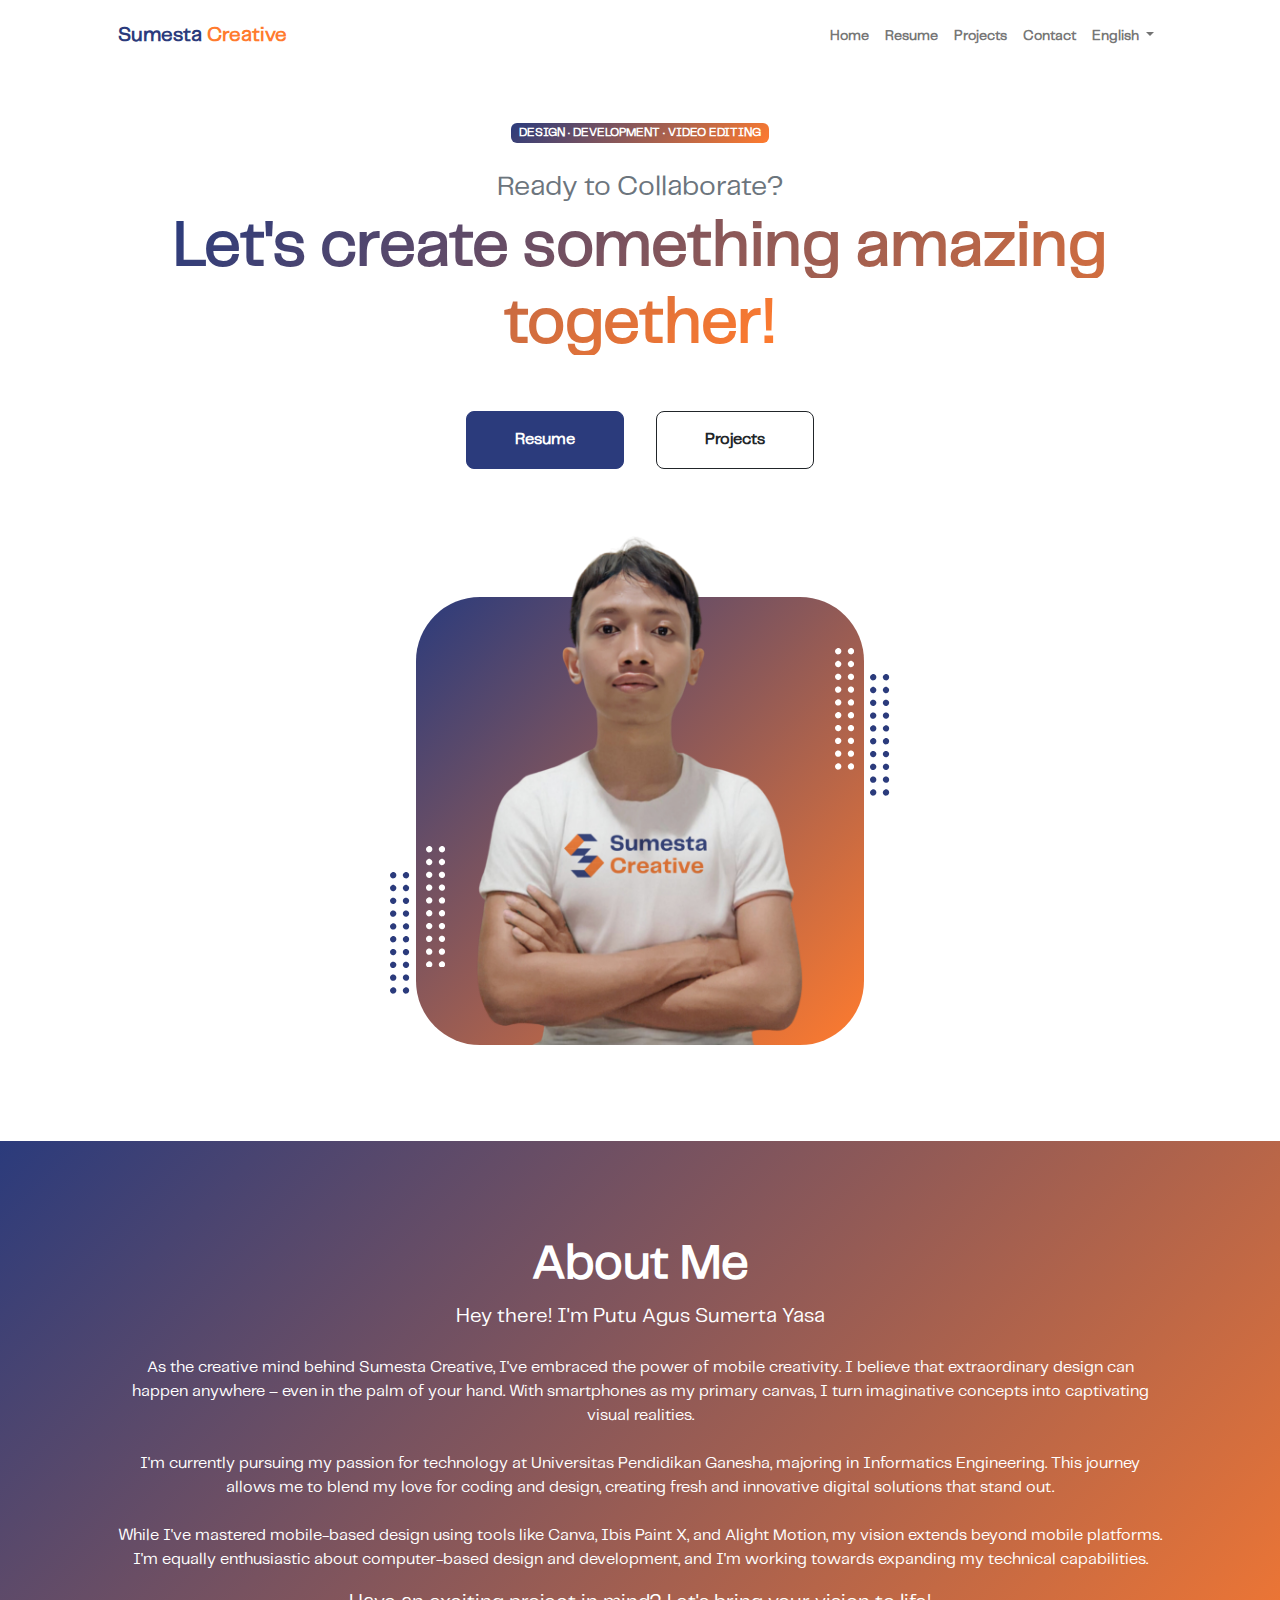
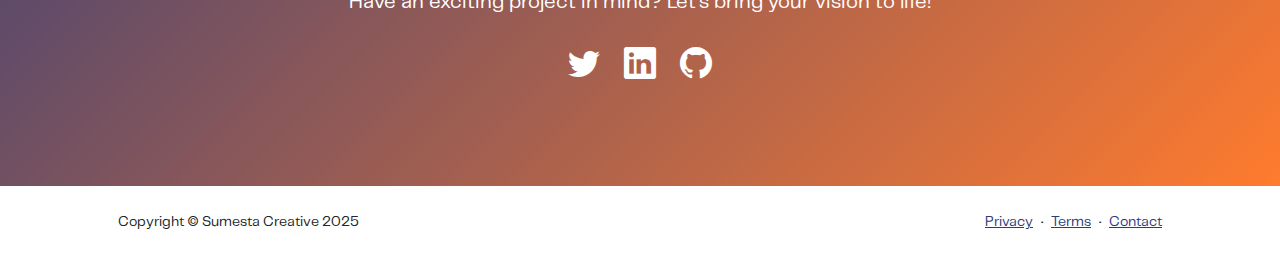
<file: index.html>
<!DOCTYPE html>
<html lang="en">
    <head>
        <meta charset="utf-8" />
        <meta name="viewport" content="width=device-width, initial-scale=1, shrink-to-fit=no" />
        <meta name="description" content="" />
        <meta name="author" content="" />
        <title>Sumesta-Creative Portfolio</title>
        <!-- Favicon-->
        <link rel="icon" type="image/x-icon" href="assets/favicon.png" />
        <!-- Custom Google font-->
        <link rel="preconnect" href="https://fonts.googleapis.com" />
        <link rel="preconnect" href="https://fonts.gstatic.com" crossorigin />
        <link href="https://fonts.googleapis.com/css2?family=Plus+Jakarta+Sans:wght@100;200;300;400;500;600;700;800;900&amp;display=swap" rel="stylesheet" />
        <!-- Bootstrap icons-->
        <link href="https://cdn.jsdelivr.net/npm/bootstrap-icons@1.8.1/font/bootstrap-icons.css" rel="stylesheet" />
        <!-- Core theme CSS (includes Bootstrap)-->
        <link href="css/styles.css" rel="stylesheet" />
    </head>
    <body class="d-flex flex-column h-100">
        <main class="flex-shrink-0">
            <!-- Navigation-->
            <nav class="navbar navbar-expand-lg navbar-light bg-white py-3">
                <div class="container px-5">
                    <a class="navbar-brand" href="index.html"><span class="fw-bolder text-primary">Sumesta</span><span class="fw-bolder" style="color: #ff7b2e;"> Creative</span></a>
                    
                    <button class="navbar-toggler" type="button" data-bs-toggle="collapse" data-bs-target="#navbarSupportedContent" aria-controls="navbarSupportedContent" aria-expanded="false" aria-label="Toggle navigation"><span class="navbar-toggler-icon"></span></button>
                    <div class="collapse navbar-collapse" id="navbarSupportedContent">
                        <ul class="navbar-nav ms-auto mb-2 mb-lg-0 small fw-bolder">
                            <li class="nav-item"><a class="nav-link" href="index.html">Home</a></li>
                            <li class="nav-item"><a class="nav-link" href="resume.html">Resume</a></li>
                            <li class="nav-item"><a class="nav-link" href="projects.html">Projects</a></li>
                            <li class="nav-item"><a class="nav-link" href="contact.html">Contact</a></li>
                            <li class="nav-item dropdown">
                                <a class="nav-link dropdown-toggle" href="#" role="button" data-bs-toggle="dropdown" aria-expanded="false">
                                    English
                                </a>
                                <ul class="dropdown-menu dropdown-menu-end">
                                    <li><a class="dropdown-item active" href="index.html">English</a></li>
                                    <li><a class="dropdown-item" href="index-id.html">Indonesia</a></li>
                        </ul>
                    </div>
                </div>
            </nav>
            <!-- Header-->
            <header class="py-5">
                <div class="container px-5 pb-5">
                    <div class="row gx-5 align-items-center">
                        <div class="col-xxl-5">
                            <!-- Header text content-->
                            <div class="text-center text-xxl-start">
                                <div class="badge bg-gradient-primary-to-secondary text-white mb-4"><div class="text-uppercase">Design &middot; Development &middot; Video Editing</div></div>
                                <div class="fs-3 fw-light text-muted">Ready to Collaborate?</div>
                                <h1 class="display-3 fw-bolder mb-5"><span class="text-gradient d-inline">Let's create something amazing together!</span></h1>
                                <div class="d-grid gap-3 d-sm-flex justify-content-sm-center justify-content-xxl-start mb-3">
                                    <a class="btn btn-primary btn-lg px-5 py-3 me-sm-3 fs-6 fw-bolder" href="resume.html">Resume</a>
                                    <a class="btn btn-outline-dark btn-lg px-5 py-3 fs-6 fw-bolder" href="https://portfolio-sumesta-creative-2025.my.canva.site/">Projects</a>
                                </div>
                            </div>
                        </div>
                        <div class="col-xxl-7">
                            <!-- Header profile picture-->
                            <div class="d-flex justify-content-center mt-5 mt-xxl-0">
                                <div class="profile bg-gradient-primary-to-secondary">
                                    <!-- TIP: For best results, use a photo with a transparent background like the demo example below-->
                                    <!-- Watch a tutorial on how to do this on YouTube (link)-->
                                    <img class="profile-img" src="assets/profile.png" alt="..." />
                                    <div class="dots-1">
                                        <!-- SVG Dots-->
                                        <svg version="1.1" xmlns="http://www.w3.org/2000/svg" xmlns:xlink="http://www.w3.org/1999/xlink" x="0px" y="0px" viewBox="0 0 191.6 1215.4" style="enable-background: new 0 0 191.6 1215.4" xml:space="preserve">
                                            <g transform="translate(0.000000,1280.000000) scale(0.100000,-0.100000)">
                                                <path d="M227.7,12788.6c-105-35-200-141-222-248c-43-206,163-412,369-369c155,32,275,190,260,339c-11,105-90,213-190,262        C383.7,12801.6,289.7,12808.6,227.7,12788.6z"></path>
                                                <path d="M1507.7,12788.6c-151-50-253-216-222-362c25-119,136-230,254-255c194-41,395,142,375,339c-11,105-90,213-190,262        C1663.7,12801.6,1569.7,12808.6,1507.7,12788.6z"></path>
                                                <path d="M227.7,11508.6c-105-35-200-141-222-248c-43-206,163-412,369-369c155,32,275,190,260,339c-11,105-90,213-190,262        C383.7,11521.6,289.7,11528.6,227.7,11508.6z"></path>
                                                <path d="M1507.7,11508.6c-151-50-253-216-222-362c25-119,136-230,254-255c194-41,395,142,375,339c-11,105-90,213-190,262        C1663.7,11521.6,1569.7,11528.6,1507.7,11508.6z"></path>
                                                <path d="M227.7,10228.6c-105-35-200-141-222-248c-43-206,163-412,369-369c155,32,275,190,260,339c-11,105-90,213-190,262        C383.7,10241.6,289.7,10248.6,227.7,10228.6z"></path>
                                                <path d="M1507.7,10228.6c-105-35-200-141-222-248c-43-206,163-412,369-369c155,32,275,190,260,339c-11,105-90,213-190,262        C1663.7,10241.6,1569.7,10248.6,1507.7,10228.6z"></path>
                                                <path d="M227.7,8948.6c-105-35-200-141-222-248c-43-206,163-412,369-369c155,32,275,190,260,339c-11,105-90,213-190,262        C383.7,8961.6,289.7,8968.6,227.7,8948.6z"></path>
                                                <path d="M1507.7,8948.6c-105-35-200-141-222-248c-43-206,163-412,369-369c155,32,275,190,260,339c-11,105-90,213-190,262        C1663.7,8961.6,1569.7,8968.6,1507.7,8948.6z"></path>
                                                <path d="M227.7,7668.6c-105-35-200-141-222-248c-43-206,163-412,369-369c155,32,275,190,260,339c-11,105-90,213-190,262        C383.7,7681.6,289.7,7688.6,227.7,7668.6z"></path>
                                                <path d="M1507.7,7668.6c-105-35-200-141-222-248c-43-206,163-412,369-369c155,32,275,190,260,339c-11,105-90,213-190,262        C1663.7,7681.6,1569.7,7688.6,1507.7,7668.6z"></path>
                                                <path d="M227.7,6388.6c-105-35-200-141-222-248c-43-206,163-412,369-369c155,32,275,190,260,339c-11,105-90,213-190,262        C383.7,6401.6,289.7,6408.6,227.7,6388.6z"></path>
                                                <path d="M1507.7,6388.6c-105-35-200-141-222-248c-43-206,163-412,369-369c155,32,275,190,260,339c-11,105-90,213-190,262        C1663.7,6401.6,1569.7,6408.6,1507.7,6388.6z"></path>
                                                <path d="M227.7,5108.6c-105-35-200-141-222-248c-43-206,163-412,369-369c155,32,275,190,260,339c-11,105-90,213-190,262        C383.7,5121.6,289.7,5128.6,227.7,5108.6z"></path>
                                                <path d="M1507.7,5108.6c-105-35-200-141-222-248c-43-206,163-412,369-369c155,32,275,190,260,339c-11,105-90,213-190,262        C1663.7,5121.6,1569.7,5128.6,1507.7,5108.6z"></path>
                                                <path d="M227.7,3828.6c-105-35-200-141-222-248c-43-206,163-412,369-369c155,32,275,190,260,339c-11,105-90,213-190,262        C383.7,3841.6,289.7,3848.6,227.7,3828.6z"></path>
                                                <path d="M1507.7,3828.6c-105-35-200-141-222-248c-43-206,163-412,369-369c155,32,275,190,260,339c-11,105-90,213-190,262        C1663.7,3841.6,1569.7,3848.6,1507.7,3828.6z"></path>
                                                <path d="M227.7,2548.6c-105-35-200-141-222-248c-43-206,163-412,369-369c155,32,275,190,260,339c-11,105-90,213-190,262        C383.7,2561.6,289.7,2568.6,227.7,2548.6z"></path>
                                                <path d="M1507.7,2548.6c-105-35-200-141-222-248c-43-206,163-412,369-369c155,32,275,190,260,339c-11,105-90,213-190,262        C1663.7,2561.6,1569.7,2568.6,1507.7,2548.6z"></path>
                                                <path d="M227.7,1268.6c-105-35-200-141-222-248c-43-206,163-412,369-369c155,32,275,190,260,339c-11,105-90,213-190,262        C383.7,1281.6,289.7,1288.6,227.7,1268.6z"></path>
                                                <path d="M1507.7,1268.6c-105-35-200-141-222-248c-43-206,163-412,369-369c155,32,275,190,260,339c-11,105-90,213-190,262        C1663.7,1281.6,1569.7,1288.6,1507.7,1268.6z"></path>
                                            </g>
                                        </svg>
                                        <!-- END of SVG dots-->
                                    </div>
                                    <div class="dots-2">
                                        <!-- SVG Dots-->
                                        <svg version="1.1" xmlns="http://www.w3.org/2000/svg" xmlns:xlink="http://www.w3.org/1999/xlink" x="0px" y="0px" viewBox="0 0 191.6 1215.4" style="enable-background: new 0 0 191.6 1215.4" xml:space="preserve">
                                            <g transform="translate(0.000000,1280.000000) scale(0.100000,-0.100000)">
                                                <path d="M227.7,12788.6c-105-35-200-141-222-248c-43-206,163-412,369-369c155,32,275,190,260,339c-11,105-90,213-190,262        C383.7,12801.6,289.7,12808.6,227.7,12788.6z"></path>
                                                <path d="M1507.7,12788.6c-151-50-253-216-222-362c25-119,136-230,254-255c194-41,395,142,375,339c-11,105-90,213-190,262        C1663.7,12801.6,1569.7,12808.6,1507.7,12788.6z"></path>
                                                <path d="M227.7,11508.6c-105-35-200-141-222-248c-43-206,163-412,369-369c155,32,275,190,260,339c-11,105-90,213-190,262        C383.7,11521.6,289.7,11528.6,227.7,11508.6z"></path>
                                                <path d="M1507.7,11508.6c-151-50-253-216-222-362c25-119,136-230,254-255c194-41,395,142,375,339c-11,105-90,213-190,262        C1663.7,11521.6,1569.7,11528.6,1507.7,11508.6z"></path>
                                                <path d="M227.7,10228.6c-105-35-200-141-222-248c-43-206,163-412,369-369c155,32,275,190,260,339c-11,105-90,213-190,262        C383.7,10241.6,289.7,10248.6,227.7,10228.6z"></path>
                                                <path d="M1507.7,10228.6c-105-35-200-141-222-248c-43-206,163-412,369-369c155,32,275,190,260,339c-11,105-90,213-190,262        C1663.7,10241.6,1569.7,10248.6,1507.7,10228.6z"></path>
                                                <path d="M227.7,8948.6c-105-35-200-141-222-248c-43-206,163-412,369-369c155,32,275,190,260,339c-11,105-90,213-190,262        C383.7,8961.6,289.7,8968.6,227.7,8948.6z"></path>
                                                <path d="M1507.7,8948.6c-105-35-200-141-222-248c-43-206,163-412,369-369c155,32,275,190,260,339c-11,105-90,213-190,262        C1663.7,8961.6,1569.7,8968.6,1507.7,8948.6z"></path>
                                                <path d="M227.7,7668.6c-105-35-200-141-222-248c-43-206,163-412,369-369c155,32,275,190,260,339c-11,105-90,213-190,262        C383.7,7681.6,289.7,7688.6,227.7,7668.6z"></path>
                                                <path d="M1507.7,7668.6c-105-35-200-141-222-248c-43-206,163-412,369-369c155,32,275,190,260,339c-11,105-90,213-190,262        C1663.7,7681.6,1569.7,7688.6,1507.7,7668.6z"></path>
                                                <path d="M227.7,6388.6c-105-35-200-141-222-248c-43-206,163-412,369-369c155,32,275,190,260,339c-11,105-90,213-190,262        C383.7,6401.6,289.7,6408.6,227.7,6388.6z"></path>
                                                <path d="M1507.7,6388.6c-105-35-200-141-222-248c-43-206,163-412,369-369c155,32,275,190,260,339c-11,105-90,213-190,262        C1663.7,6401.6,1569.7,6408.6,1507.7,6388.6z"></path>
                                                <path d="M227.7,5108.6c-105-35-200-141-222-248c-43-206,163-412,369-369c155,32,275,190,260,339c-11,105-90,213-190,262        C383.7,5121.6,289.7,5128.6,227.7,5108.6z"></path>
                                                <path d="M1507.7,5108.6c-105-35-200-141-222-248c-43-206,163-412,369-369c155,32,275,190,260,339c-11,105-90,213-190,262        C1663.7,5121.6,1569.7,5128.6,1507.7,5108.6z"></path>
                                                <path d="M227.7,3828.6c-105-35-200-141-222-248c-43-206,163-412,369-369c155,32,275,190,260,339c-11,105-90,213-190,262        C383.7,3841.6,289.7,3848.6,227.7,3828.6z"></path>
                                                <path d="M1507.7,3828.6c-105-35-200-141-222-248c-43-206,163-412,369-369c155,32,275,190,260,339c-11,105-90,213-190,262        C1663.7,3841.6,1569.7,3848.6,1507.7,3828.6z"></path>
                                                <path d="M227.7,2548.6c-105-35-200-141-222-248c-43-206,163-412,369-369c155,32,275,190,260,339c-11,105-90,213-190,262        C383.7,2561.6,289.7,2568.6,227.7,2548.6z"></path>
                                                <path d="M1507.7,2548.6c-105-35-200-141-222-248c-43-206,163-412,369-369c155,32,275,190,260,339c-11,105-90,213-190,262        C1663.7,2561.6,1569.7,2568.6,1507.7,2548.6z"></path>
                                                <path d="M227.7,1268.6c-105-35-200-141-222-248c-43-206,163-412,369-369c155,32,275,190,260,339c-11,105-90,213-190,262        C383.7,1281.6,289.7,1288.6,227.7,1268.6z"></path>
                                                <path d="M1507.7,1268.6c-105-35-200-141-222-248c-43-206,163-412,369-369c155,32,275,190,260,339c-11,105-90,213-190,262        C1663.7,1281.6,1569.7,1288.6,1507.7,1268.6z"></path>
                                            </g>
                                        </svg>
                                        <!-- END of SVG dots-->
                                    </div>
                                    <div class="dots-3">
                                        <!-- SVG Dots-->
                                        <svg version="1.1" xmlns="http://www.w3.org/2000/svg" xmlns:xlink="http://www.w3.org/1999/xlink" x="0px" y="0px" viewBox="0 0 191.6 1215.4" style="enable-background: new 0 0 191.6 1215.4" xml:space="preserve">
                                            <g transform="translate(0.000000,1280.000000) scale(0.100000,-0.100000)">
                                                <path d="M227.7,12788.6c-105-35-200-141-222-248c-43-206,163-412,369-369c155,32,275,190,260,339c-11,105-90,213-190,262        C383.7,12801.6,289.7,12808.6,227.7,12788.6z"></path>
                                                <path d="M1507.7,12788.6c-151-50-253-216-222-362c25-119,136-230,254-255c194-41,395,142,375,339c-11,105-90,213-190,262        C1663.7,12801.6,1569.7,12808.6,1507.7,12788.6z"></path>
                                                <path d="M227.7,11508.6c-105-35-200-141-222-248c-43-206,163-412,369-369c155,32,275,190,260,339c-11,105-90,213-190,262        C383.7,11521.6,289.7,11528.6,227.7,11508.6z"></path>
                                                <path d="M1507.7,11508.6c-151-50-253-216-222-362c25-119,136-230,254-255c194-41,395,142,375,339c-11,105-90,213-190,262        C1663.7,11521.6,1569.7,11528.6,1507.7,11508.6z"></path>
                                                <path d="M227.7,10228.6c-105-35-200-141-222-248c-43-206,163-412,369-369c155,32,275,190,260,339c-11,105-90,213-190,262        C383.7,10241.6,289.7,10248.6,227.7,10228.6z"></path>
                                                <path d="M1507.7,10228.6c-105-35-200-141-222-248c-43-206,163-412,369-369c155,32,275,190,260,339c-11,105-90,213-190,262        C1663.7,10241.6,1569.7,10248.6,1507.7,10228.6z"></path>
                                                <path d="M227.7,8948.6c-105-35-200-141-222-248c-43-206,163-412,369-369c155,32,275,190,260,339c-11,105-90,213-190,262        C383.7,8961.6,289.7,8968.6,227.7,8948.6z"></path>
                                                <path d="M1507.7,8948.6c-105-35-200-141-222-248c-43-206,163-412,369-369c155,32,275,190,260,339c-11,105-90,213-190,262        C1663.7,8961.6,1569.7,8968.6,1507.7,8948.6z"></path>
                                                <path d="M227.7,7668.6c-105-35-200-141-222-248c-43-206,163-412,369-369c155,32,275,190,260,339c-11,105-90,213-190,262        C383.7,7681.6,289.7,7688.6,227.7,7668.6z"></path>
                                                <path d="M1507.7,7668.6c-105-35-200-141-222-248c-43-206,163-412,369-369c155,32,275,190,260,339c-11,105-90,213-190,262        C1663.7,7681.6,1569.7,7688.6,1507.7,7668.6z"></path>
                                                <path d="M227.7,6388.6c-105-35-200-141-222-248c-43-206,163-412,369-369c155,32,275,190,260,339c-11,105-90,213-190,262        C383.7,6401.6,289.7,6408.6,227.7,6388.6z"></path>
                                                <path d="M1507.7,6388.6c-105-35-200-141-222-248c-43-206,163-412,369-369c155,32,275,190,260,339c-11,105-90,213-190,262        C1663.7,6401.6,1569.7,6408.6,1507.7,6388.6z"></path>
                                                <path d="M227.7,5108.6c-105-35-200-141-222-248c-43-206,163-412,369-369c155,32,275,190,260,339c-11,105-90,213-190,262        C383.7,5121.6,289.7,5128.6,227.7,5108.6z"></path>
                                                <path d="M1507.7,5108.6c-105-35-200-141-222-248c-43-206,163-412,369-369c155,32,275,190,260,339c-11,105-90,213-190,262        C1663.7,5121.6,1569.7,5128.6,1507.7,5108.6z"></path>
                                                <path d="M227.7,3828.6c-105-35-200-141-222-248c-43-206,163-412,369-369c155,32,275,190,260,339c-11,105-90,213-190,262        C383.7,3841.6,289.7,3848.6,227.7,3828.6z"></path>
                                                <path d="M1507.7,3828.6c-105-35-200-141-222-248c-43-206,163-412,369-369c155,32,275,190,260,339c-11,105-90,213-190,262        C1663.7,3841.6,1569.7,3848.6,1507.7,3828.6z"></path>
                                                <path d="M227.7,2548.6c-105-35-200-141-222-248c-43-206,163-412,369-369c155,32,275,190,260,339c-11,105-90,213-190,262        C383.7,2561.6,289.7,2568.6,227.7,2548.6z"></path>
                                                <path d="M1507.7,2548.6c-105-35-200-141-222-248c-43-206,163-412,369-369c155,32,275,190,260,339c-11,105-90,213-190,262        C1663.7,2561.6,1569.7,2568.6,1507.7,2548.6z"></path>
                                                <path d="M227.7,1268.6c-105-35-200-141-222-248c-43-206,163-412,369-369c155,32,275,190,260,339c-11,105-90,213-190,262        C383.7,1281.6,289.7,1288.6,227.7,1268.6z"></path>
                                                <path d="M1507.7,1268.6c-105-35-200-141-222-248c-43-206,163-412,369-369c155,32,275,190,260,339c-11,105-90,213-190,262        C1663.7,1281.6,1569.7,1288.6,1507.7,1268.6z"></path>
                                            </g>
                                        </svg>
                                        <!-- END of SVG dots-->
                                    </div>
                                    <div class="dots-4">
                                        <!-- SVG Dots-->
                                        <svg version="1.1" xmlns="http://www.w3.org/2000/svg" xmlns:xlink="http://www.w3.org/1999/xlink" x="0px" y="0px" viewBox="0 0 191.6 1215.4" style="enable-background: new 0 0 191.6 1215.4" xml:space="preserve">
                                            <g transform="translate(0.000000,1280.000000) scale(0.100000,-0.100000)">
                                                <path d="M227.7,12788.6c-105-35-200-141-222-248c-43-206,163-412,369-369c155,32,275,190,260,339c-11,105-90,213-190,262        C383.7,12801.6,289.7,12808.6,227.7,12788.6z"></path>
                                                <path d="M1507.7,12788.6c-151-50-253-216-222-362c25-119,136-230,254-255c194-41,395,142,375,339c-11,105-90,213-190,262        C1663.7,12801.6,1569.7,12808.6,1507.7,12788.6z"></path>
                                                <path d="M227.7,11508.6c-105-35-200-141-222-248c-43-206,163-412,369-369c155,32,275,190,260,339c-11,105-90,213-190,262        C383.7,11521.6,289.7,11528.6,227.7,11508.6z"></path>
                                                <path d="M1507.7,11508.6c-151-50-253-216-222-362c25-119,136-230,254-255c194-41,395,142,375,339c-11,105-90,213-190,262        C1663.7,11521.6,1569.7,11528.6,1507.7,11508.6z"></path>
                                                <path d="M227.7,10228.6c-105-35-200-141-222-248c-43-206,163-412,369-369c155,32,275,190,260,339c-11,105-90,213-190,262        C383.7,10241.6,289.7,10248.6,227.7,10228.6z"></path>
                                                <path d="M1507.7,10228.6c-105-35-200-141-222-248c-43-206,163-412,369-369c155,32,275,190,260,339c-11,105-90,213-190,262        C1663.7,10241.6,1569.7,10248.6,1507.7,10228.6z"></path>
                                                <path d="M227.7,8948.6c-105-35-200-141-222-248c-43-206,163-412,369-369c155,32,275,190,260,339c-11,105-90,213-190,262        C383.7,8961.6,289.7,8968.6,227.7,8948.6z"></path>
                                                <path d="M1507.7,8948.6c-105-35-200-141-222-248c-43-206,163-412,369-369c155,32,275,190,260,339c-11,105-90,213-190,262        C1663.7,8961.6,1569.7,8968.6,1507.7,8948.6z"></path>
                                                <path d="M227.7,7668.6c-105-35-200-141-222-248c-43-206,163-412,369-369c155,32,275,190,260,339c-11,105-90,213-190,262        C383.7,7681.6,289.7,7688.6,227.7,7668.6z"></path>
                                                <path d="M1507.7,7668.6c-105-35-200-141-222-248c-43-206,163-412,369-369c155,32,275,190,260,339c-11,105-90,213-190,262        C1663.7,7681.6,1569.7,7688.6,1507.7,7668.6z"></path>
                                                <path d="M227.7,6388.6c-105-35-200-141-222-248c-43-206,163-412,369-369c155,32,275,190,260,339c-11,105-90,213-190,262        C383.7,6401.6,289.7,6408.6,227.7,6388.6z"></path>
                                                <path d="M1507.7,6388.6c-105-35-200-141-222-248c-43-206,163-412,369-369c155,32,275,190,260,339c-11,105-90,213-190,262        C1663.7,6401.6,1569.7,6408.6,1507.7,6388.6z"></path>
                                                <path d="M227.7,5108.6c-105-35-200-141-222-248c-43-206,163-412,369-369c155,32,275,190,260,339c-11,105-90,213-190,262        C383.7,5121.6,289.7,5128.6,227.7,5108.6z"></path>
                                                <path d="M1507.7,5108.6c-105-35-200-141-222-248c-43-206,163-412,369-369c155,32,275,190,260,339c-11,105-90,213-190,262        C1663.7,5121.6,1569.7,5128.6,1507.7,5108.6z"></path>
                                                <path d="M227.7,3828.6c-105-35-200-141-222-248c-43-206,163-412,369-369c155,32,275,190,260,339c-11,105-90,213-190,262        C383.7,3841.6,289.7,3848.6,227.7,3828.6z"></path>
                                                <path d="M1507.7,3828.6c-105-35-200-141-222-248c-43-206,163-412,369-369c155,32,275,190,260,339c-11,105-90,213-190,262        C1663.7,3841.6,1569.7,3848.6,1507.7,3828.6z"></path>
                                                <path d="M227.7,2548.6c-105-35-200-141-222-248c-43-206,163-412,369-369c155,32,275,190,260,339c-11,105-90,213-190,262        C383.7,2561.6,289.7,2568.6,227.7,2548.6z"></path>
                                                <path d="M1507.7,2548.6c-105-35-200-141-222-248c-43-206,163-412,369-369c155,32,275,190,260,339c-11,105-90,213-190,262        C1663.7,2561.6,1569.7,2568.6,1507.7,2548.6z"></path>
                                                <path d="M227.7,1268.6c-105-35-200-141-222-248c-43-206,163-412,369-369c155,32,275,190,260,339c-11,105-90,213-190,262        C383.7,1281.6,289.7,1288.6,227.7,1268.6z"></path>
                                                <path d="M1507.7,1268.6c-105-35-200-141-222-248c-43-206,163-412,369-369c155,32,275,190,260,339c-11,105-90,213-190,262        C1663.7,1281.6,1569.7,1288.6,1507.7,1268.6z"></path>
                                            </g>
                                        </svg>
                                        <!-- END of SVG dots-->
                                    </div>
                                </div>
                            </div>
                        </div>
                    </div>
                </div>
            </header>
            <!-- About Section-->
            <section class="bg-gradient-primary-to-secondary py-5">
                <div class="container px-5">
                    <div class="row gx-5 justify-content-center">
                        <div class="col-xxl-8">
                            <div class="text-center my-5">
                                <h2 class="display-5 fw-bolder"><span class="text-white d-inline">About Me</span></h2>
                                <p class="lead fw-light text-white mb-4">Hey there! I'm Putu Agus Sumerta Yasa</p>
                                <p class="text-white">As the creative mind behind Sumesta Creative, I've embraced the power of mobile creativity. I believe that extraordinary design can happen anywhere – even in the palm of your hand. With smartphones as my primary canvas, I turn imaginative concepts into captivating visual realities.
                                <br>
                                <br>
                                I'm currently pursuing my passion for technology at Universitas Pendidikan Ganesha, majoring in Informatics Engineering. This journey allows me to blend my love for coding and design, creating fresh and innovative digital solutions that stand out.
                                <br>
                                <br>
                                While I've mastered mobile-based design using tools like Canva, Ibis Paint X, and Alight Motion, my vision extends beyond mobile platforms. I'm equally enthusiastic about computer-based design and development, and I'm working towards expanding my technical capabilities.</p>
                                <p class="lead fw-light text-white mb-4">Have an exciting project in mind? Let's bring your vision to life!</p>
                                <div class="d-flex justify-content-center fs-2 gap-4">
                                    <a class="text-white" href="#!"><i class="bi bi-twitter"></i></a>
                                    <a class="text-white" href="#!"><i class="bi bi-linkedin"></i></a>
                                    <a class="text-white" href="#!"><i class="bi bi-github"></i></a>
                                </div>
                            </div>
                        </div>
                    </div>
                </div>
            </section>
        </main>
        <!-- Footer-->
        <footer class="bg-white py-4 mt-auto">
            <div class="container px-5">
                <div class="row align-items-center justify-content-between flex-column flex-sm-row">
                    <div class="col-auto"><div class="small m-0">Copyright &copy; Sumesta Creative 2025</div></div>
                    <div class="col-auto">
                        <a class="small" href="#!">Privacy</a>
                        <span class="mx-1">&middot;</span>
                        <a class="small" href="#!">Terms</a>
                        <span class="mx-1">&middot;</span>
                        <a class="small" href="#!">Contact</a>
                    </div>
                </div>
            </div>
        </footer>
        <!-- Bootstrap core JS-->
        <script src="https://cdn.jsdelivr.net/npm/bootstrap@5.2.3/dist/js/bootstrap.bundle.min.js"></script>
        <!-- Core theme JS-->
        <script src="js/scripts.js"></script>
    </body>
</html>
</file>
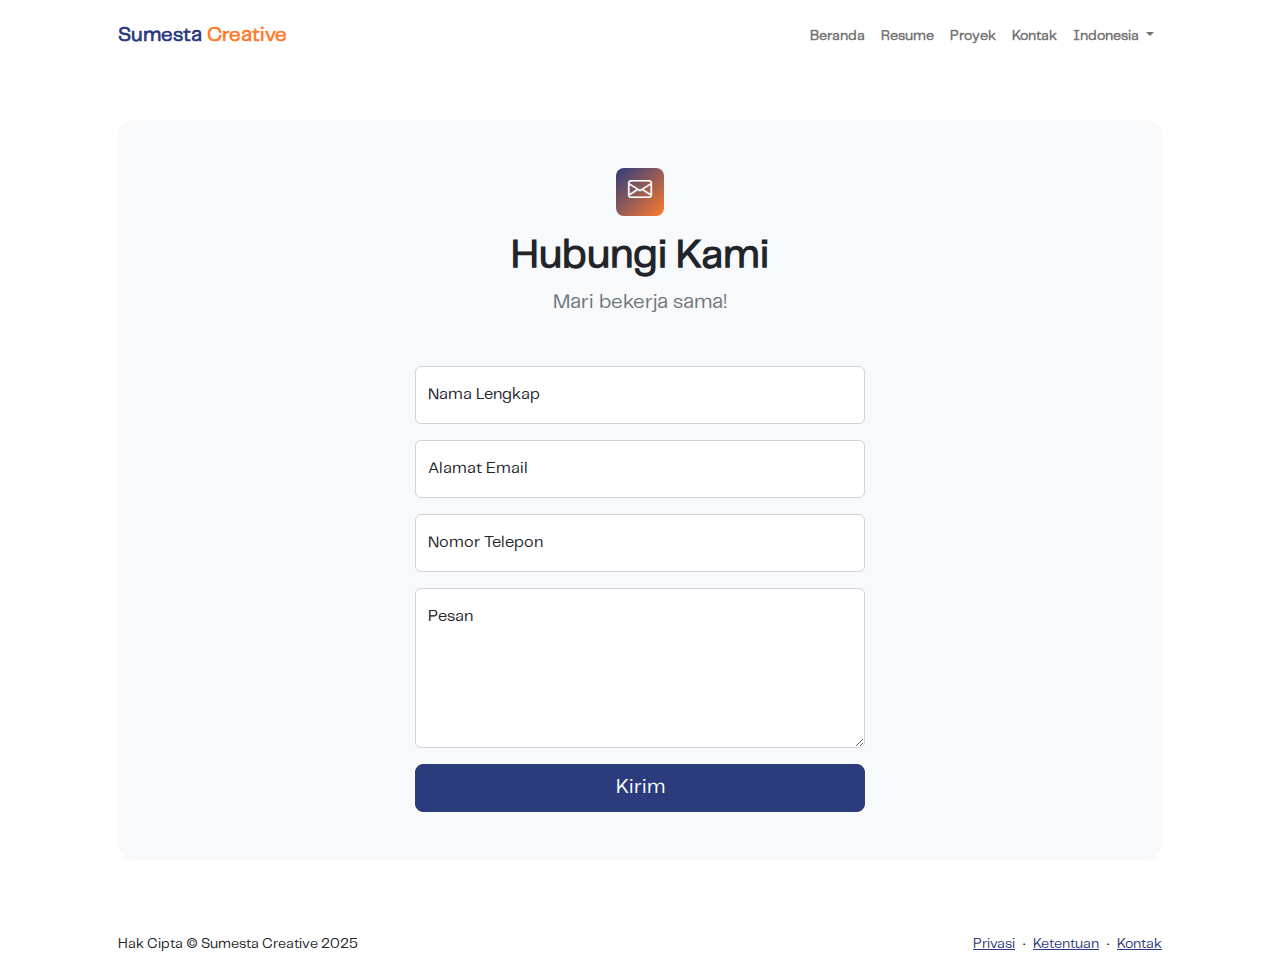
<file: contact-id.html>
<!DOCTYPE html>
<html lang="en">
    <head>
        <meta charset="utf-8" />
        <meta name="viewport" content="width=device-width, initial-scale=1, shrink-to-fit=no" />
        <meta name="description" content />
        <meta name="author" content />
        <title>Sumesta-Creative Portfolio</title>
        <!-- Favicon-->
        <link rel="icon" type="image/x-icon" href="assets/favicon.png" />
        <!-- Custom Google font-->
        <link rel="preconnect" href="https://fonts.googleapis.com" />
        <link rel="preconnect" href="https://fonts.gstatic.com" crossorigin />
        <link href="https://fonts.googleapis.com/css2?family=Plus+Jakarta+Sans:wght@100;200;300;400;500;600;700;800;900&amp;display=swap" rel="stylesheet" />
        <!-- Bootstrap icons-->
        <link href="https://cdn.jsdelivr.net/npm/bootstrap-icons@1.8.1/font/bootstrap-icons.css" rel="stylesheet" />
        <!-- Core theme CSS (includes Bootstrap)-->
        <link href="css/styles.css" rel="stylesheet" />
    </head>
    <body class="d-flex flex-column">
        <main class="flex-shrink-0">
            <!-- Navigation-->
            <nav class="navbar navbar-expand-lg navbar-light bg-white py-3">
                <div class="container px-5">
                    <a class="navbar-brand" href="index.html"><span class="fw-bolder text-primary">Sumesta</span><span class="fw-bolder" style="color: #ff7b2e;"> Creative</span></a>
                    
                    <button class="navbar-toggler" type="button" data-bs-toggle="collapse" data-bs-target="#navbarSupportedContent" aria-controls="navbarSupportedContent" aria-expanded="false" aria-label="Toggle navigation"><span class="navbar-toggler-icon"></span></button>
                    <div class="collapse navbar-collapse" id="navbarSupportedContent">
                        <ul class="navbar-nav ms-auto mb-2 mb-lg-0 small fw-bolder">
                            <li class="nav-item"><a class="nav-link" href="index-id.html">Beranda</a></li>
                            <li class="nav-item"><a class="nav-link" href="resume-id.html">Resume</a></li>
                            <li class="nav-item"><a class="nav-link" href="projects-id.html">Proyek</a></li>
                            <li class="nav-item"><a class="nav-link" href="contact-id.html">Kontak</a></li>
                            <li class="nav-item dropdown">
                                <a class="nav-link dropdown-toggle" href="#" role="button" data-bs-toggle="dropdown" aria-expanded="false">
                                    Indonesia
                                </a>
                                <ul class="dropdown-menu dropdown-menu-end">
                                    <li><a class="dropdown-item active" href="contact-id.html">Indonesia</a></li>
                                    <li><a class="dropdown-item" href="contact.html">English</a></li>
                        </ul>
                    </div>
                </div>
            </nav>
            <!-- Page content-->
            <section class="py-5">
                <div class="container px-5">
                    <!-- Kontak form-->
                    <div class="bg-light rounded-4 py-5 px-4 px-md-5">
                        <div class="text-center mb-5">
                            <div class="feature bg-primary bg-gradient-primary-to-secondary text-white rounded-3 mb-3"><i class="bi bi-envelope"></i></div>
                            <h1 class="fw-bolder">Hubungi Kami</h1>
                            <p class="lead fw-normal text-muted mb-0">Mari bekerja sama!</p>
                        </div>
                        <div class="row gx-5 justify-content-center">
                            <div class="col-lg-8 col-xl-6">
                                <!-- * * * * * * * * * * * * * * *-->
                                <!-- * * SB Forms Kontak Form * *-->
                                <!-- * * * * * * * * * * * * * * *-->
                                <!-- This form is pre-integrated with SB Forms.-->
                                <!-- To make this form functional, sign up at-->
                                <!-- https://startbootstrap.com/solution/contact-forms-->
                                <!-- to get an API token!-->
                                <form id="contactForm" data-sb-form-api-token="API_TOKEN" action="https://formsubmit.co/putuagussumerta123@gmail.com" method="POST">
                                    <!-- Name input-->
                                    <div class="form-floating mb-3">
                                        <input class="form-control" id="name" type="text" name="name" placeholder="Masukkan nama Anda..." required />
                                        <label for="name">Nama Lengkap</label>
                                        <div class="invalid-feedback" data-sb-feedback="name:required">Nama wajib diisi.</div>
                                    </div>
                                    <!-- Alamat Email input-->
                                    <div class="form-floating mb-3">
                                        <input class="form-control" id="email" type="email" name="email" placeholder="name@example.com" required />
                                        <label for="email">Alamat Email</label>
                                        <div class="invalid-feedback" data-sb-feedback="email:required">Email wajib diisi.</div>
                                        <div class="invalid-feedback" data-sb-feedback="email:email">Format email tidak valid.</div>
                                    </div>
                                    <!-- Nomor Telepon input-->
                                    <div class="form-floating mb-3">
                                        <input class="form-control" id="phone" type="tel" name="phone" placeholder="(123) 456-7890" required />
                                        <label for="phone">Nomor Telepon</label>
                                        <div class="invalid-feedback" data-sb-feedback="phone:required">Nomor telepon wajib diisi.</div>
                                    </div>
                                    <!-- Pesan input-->
                                    <div class="form-floating mb-3">
                                        <textarea class="form-control" id="message" name="message" placeholder="Masukkan pesan Anda di sini..." style="height: 10rem" required></textarea>
                                        <label for="message">Pesan</label>
                                        <div class="invalid-feedback" data-sb-feedback="message:required">Pesan wajib diisi.</div>
                                    </div>
                                    <!-- Kirim success message-->
                                    <!---->
                                    <!-- This is what your users will see when the form-->
                                    <!-- has successfully submitted-->
                                    <div class="d-none" id="submitSuccessPesan">
                                        <div class="text-center mb-3">
                                            <div class="fw-bolder">Pengiriman formulir berhasil!</div>
                                            To activate this form, sign up at
                                            <br />
                                            <a href="https://startbootstrap.com/solution/contact-forms">https://startbootstrap.com/solution/contact-forms</a>
                                        </div>
                                    </div>
                                    <!-- Kirim error message-->
                                    <!---->
                                    <!-- This is what your users will see when there is-->
                                    <!-- an error submitting the form-->
                                    <div class="d-none" id="submitErrorPesan"><div class="text-center text-danger mb-3">Terjadi kesalahan dalam mengirim pesan!</div></div>
                                    <!-- Kirim Button-->
                                    <div class="d-grid"><button class="btn btn-primary btn-lg" id="submitButton" type="submit">Kirim</button></div>
                                </form>
                            </div>
                        </div>
                    </div>
                </div>
            </section>
        </main>
        <!-- Footer-->
        <footer class="bg-white py-4 mt-auto">
            <div class="container px-5">
                <div class="row align-items-center justify-content-between flex-column flex-sm-row">
                    <div class="col-auto"><div class="small m-0">Hak Cipta &copy; Sumesta Creative 2025</div></div>
                    <div class="col-auto">
                        <a class="small" href="#!">Privasi</a>
                        <span class="mx-1">&middot;</span>
                        <a class="small" href="#!">Ketentuan</a>
                        <span class="mx-1">&middot;</span>
                        <a class="small" href="#!">Kontak</a>
                    </div>
                </div>
            </div>
        </footer>
        <!-- Bootstrap core JS-->
        <script src="https://cdn.jsdelivr.net/npm/bootstrap@5.2.3/dist/js/bootstrap.bundle.min.js"></script>
        <!-- Core theme JS-->
        <script src="js/scripts.js"></script>
        <!-- * * * * * * * * * * * * * * * * * * * * * * * * * * * * * * * * * * * * * * * *-->
        <!-- * *                               SB Forms JS                               * *-->
        <!-- * * Activate your form at https://startbootstrap.com/solution/contact-forms * *-->
        <!-- * * * * * * * * * * * * * * * * * * * * * * * * * * * * * * * * * * * * * * * *-->
        <!-- <script src="https://cdn.startbootstrap.com/sb-forms-latest.js"></script> -->
    </body>
</html>
</file>
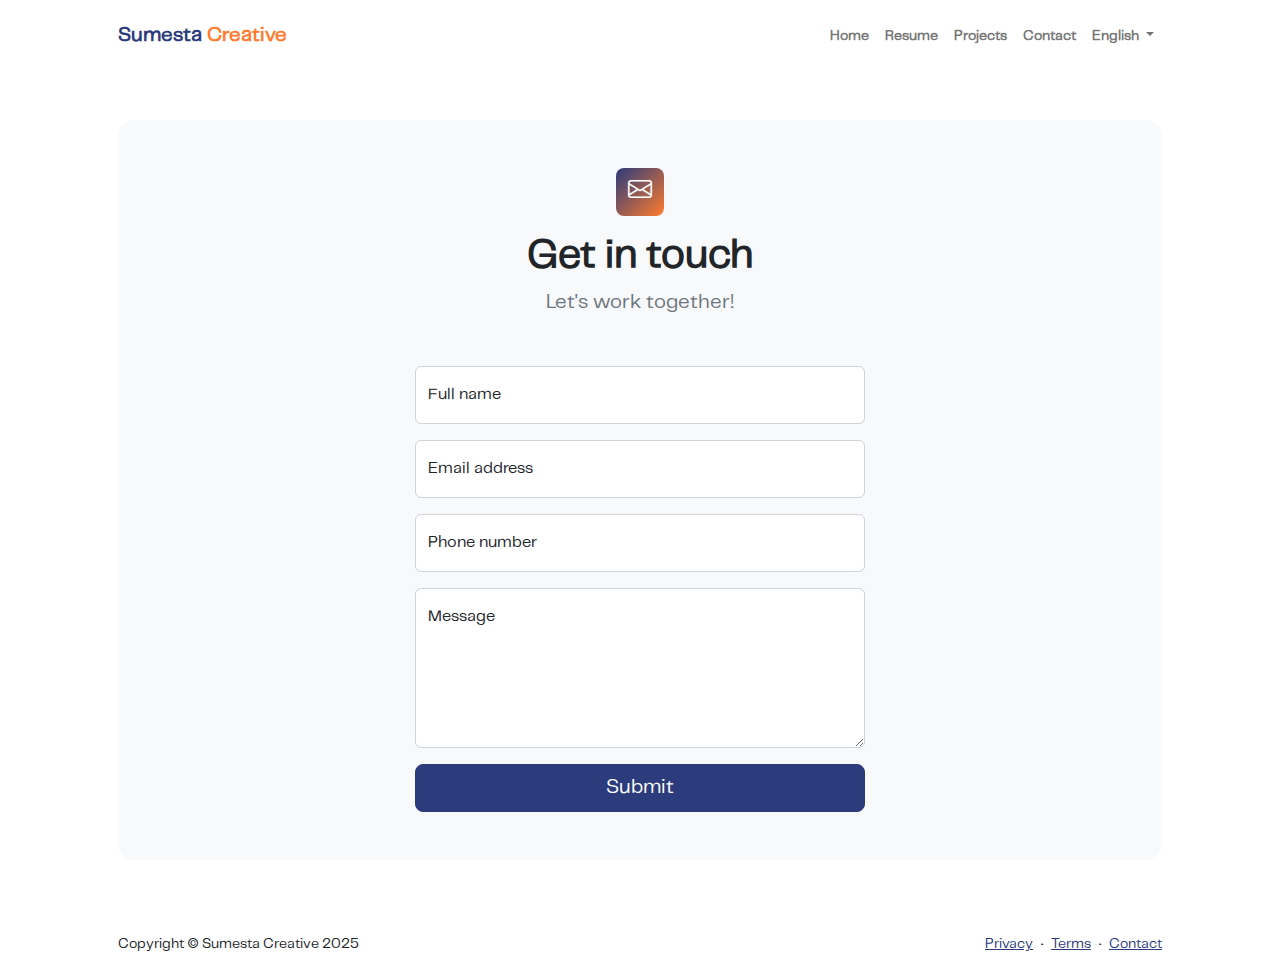
<file: contact.html>
<!DOCTYPE html>
<html lang="en">
    <head>
        <meta charset="utf-8" />
        <meta name="viewport" content="width=device-width, initial-scale=1, shrink-to-fit=no" />
        <meta name="description" content />
        <meta name="author" content />
        <title>Sumesta-Creative Portfolio</title>
        <!-- Favicon-->
        <link rel="icon" type="image/x-icon" href="assets/favicon.png" />
        <!-- Custom Google font-->
        <link rel="preconnect" href="https://fonts.googleapis.com" />
        <link rel="preconnect" href="https://fonts.gstatic.com" crossorigin />
        <link href="https://fonts.googleapis.com/css2?family=Plus+Jakarta+Sans:wght@100;200;300;400;500;600;700;800;900&amp;display=swap" rel="stylesheet" />
        <!-- Bootstrap icons-->
        <link href="https://cdn.jsdelivr.net/npm/bootstrap-icons@1.8.1/font/bootstrap-icons.css" rel="stylesheet" />
        <!-- Core theme CSS (includes Bootstrap)-->
        <link href="css/styles.css" rel="stylesheet" />
    </head>
    <body class="d-flex flex-column">
        <main class="flex-shrink-0">
            <!-- Navigation-->
            <nav class="navbar navbar-expand-lg navbar-light bg-white py-3">
                <div class="container px-5">
                    <a class="navbar-brand" href="index.html"><span class="fw-bolder text-primary">Sumesta</span><span class="fw-bolder" style="color: #ff7b2e;"> Creative</span></a>
                    
                    <button class="navbar-toggler" type="button" data-bs-toggle="collapse" data-bs-target="#navbarSupportedContent" aria-controls="navbarSupportedContent" aria-expanded="false" aria-label="Toggle navigation"><span class="navbar-toggler-icon"></span></button>
                    <div class="collapse navbar-collapse" id="navbarSupportedContent">
                        <ul class="navbar-nav ms-auto mb-2 mb-lg-0 small fw-bolder">
                            <li class="nav-item"><a class="nav-link" href="index.html">Home</a></li>
                            <li class="nav-item"><a class="nav-link" href="resume.html">Resume</a></li>
                            <li class="nav-item"><a class="nav-link" href="projects.html">Projects</a></li>
                            <li class="nav-item"><a class="nav-link" href="contact.html">Contact</a></li>
                            <li class="nav-item dropdown">
                                <a class="nav-link dropdown-toggle" href="#" role="button" data-bs-toggle="dropdown" aria-expanded="false">
                                    English
                                </a>
                                <ul class="dropdown-menu dropdown-menu-end">
                                    <li><a class="dropdown-item active" href="contact.html">English</a></li>
                                    <li><a class="dropdown-item" href="contact-id.html">Indonesia</a></li>
                        </ul>
                    </div>
                </div>
            </nav>
            <!-- Page content-->
            <section class="py-5">
                <div class="container px-5">
                    <!-- Contact form-->
                    <div class="bg-light rounded-4 py-5 px-4 px-md-5">
                        <div class="text-center mb-5">
                            <div class="feature bg-primary bg-gradient-primary-to-secondary text-white rounded-3 mb-3"><i class="bi bi-envelope"></i></div>
                            <h1 class="fw-bolder">Get in touch</h1>
                            <p class="lead fw-normal text-muted mb-0">Let's work together!</p>
                        </div>
                        <div class="row gx-5 justify-content-center">
                            <div class="col-lg-8 col-xl-6">
                                <!-- * * * * * * * * * * * * * * *-->
                                <!-- * * SB Forms Contact Form * *-->
                                <!-- * * * * * * * * * * * * * * *-->
                                <!-- This form is pre-integrated with SB Forms.-->
                                <!-- To make this form functional, sign up at-->
                                <!-- https://startbootstrap.com/solution/contact-forms-->
                                <!-- to get an API token!-->
                                <form id="contactForm" data-sb-form-api-token="API_TOKEN" action="https://formsubmit.co/putuagussumerta123@gmail.com" method="POST">
                                    <!-- Name input-->
                                    <div class="form-floating mb-3">
                                        <input class="form-control" id="name" type="text" name="name" placeholder="Enter your name..." required />
                                        <label for="name">Full name</label>
                                        <div class="invalid-feedback" data-sb-feedback="name:required">A name is required.</div>
                                    </div>
                                    <!-- Email address input-->
                                    <div class="form-floating mb-3">
                                        <input class="form-control" id="email" type="email" name="email" placeholder="name@example.com" required />
                                        <label for="email">Email address</label>
                                        <div class="invalid-feedback" data-sb-feedback="email:required">An email is required.</div>
                                        <div class="invalid-feedback" data-sb-feedback="email:email">Email is not valid.</div>
                                    </div>
                                    <!-- Phone number input-->
                                    <div class="form-floating mb-3">
                                        <input class="form-control" id="phone" type="tel" name="phone" placeholder="(123) 456-7890" required />
                                        <label for="phone">Phone number</label>
                                        <div class="invalid-feedback" data-sb-feedback="phone:required">A phone number is required.</div>
                                    </div>
                                    <!-- Message input-->
                                    <div class="form-floating mb-3">
                                        <textarea class="form-control" id="message" name="message" placeholder="Enter your message here..." style="height: 10rem" required></textarea>
                                        <label for="message">Message</label>
                                        <div class="invalid-feedback" data-sb-feedback="message:required">A message is required.</div>
                                    </div>
                                    <!-- Submit success message-->
                                    <!---->
                                    <!-- This is what your users will see when the form-->
                                    <!-- has successfully submitted-->
                                    <div class="d-none" id="submitSuccessMessage">
                                        <div class="text-center mb-3">
                                            <div class="fw-bolder">Form submission successful!</div>
                                            To activate this form, sign up at
                                            <br />
                                            <a href="https://startbootstrap.com/solution/contact-forms">https://startbootstrap.com/solution/contact-forms</a>
                                        </div>
                                    </div>
                                    <!-- Submit error message-->
                                    <!---->
                                    <!-- This is what your users will see when there is-->
                                    <!-- an error submitting the form-->
                                    <div class="d-none" id="submitErrorMessage"><div class="text-center text-danger mb-3">Error sending message!</div></div>
                                    <!-- Submit Button-->
                                    <div class="d-grid"><button class="btn btn-primary btn-lg" id="submitButton" type="submit">Submit</button></div>
                                </form>
                            </div>
                        </div>
                    </div>
                </div>
            </section>
        </main>
        <!-- Footer-->
        <footer class="bg-white py-4 mt-auto">
            <div class="container px-5">
                <div class="row align-items-center justify-content-between flex-column flex-sm-row">
                    <div class="col-auto"><div class="small m-0">Copyright &copy; Sumesta Creative 2025</div></div>
                    <div class="col-auto">
                        <a class="small" href="#!">Privacy</a>
                        <span class="mx-1">&middot;</span>
                        <a class="small" href="#!">Terms</a>
                        <span class="mx-1">&middot;</span>
                        <a class="small" href="#!">Contact</a>
                    </div>
                </div>
            </div>
        </footer>
        <!-- Bootstrap core JS-->
        <script src="https://cdn.jsdelivr.net/npm/bootstrap@5.2.3/dist/js/bootstrap.bundle.min.js"></script>
        <!-- Core theme JS-->
        <script src="js/scripts.js"></script>
        <!-- * * * * * * * * * * * * * * * * * * * * * * * * * * * * * * * * * * * * * * * *-->
        <!-- * *                               SB Forms JS                               * *-->
        <!-- * * Activate your form at https://startbootstrap.com/solution/contact-forms * *-->
        <!-- * * * * * * * * * * * * * * * * * * * * * * * * * * * * * * * * * * * * * * * *-->
        <!-- <script src="https://cdn.startbootstrap.com/sb-forms-latest.js"></script> -->
    </body>
</html>
</file>
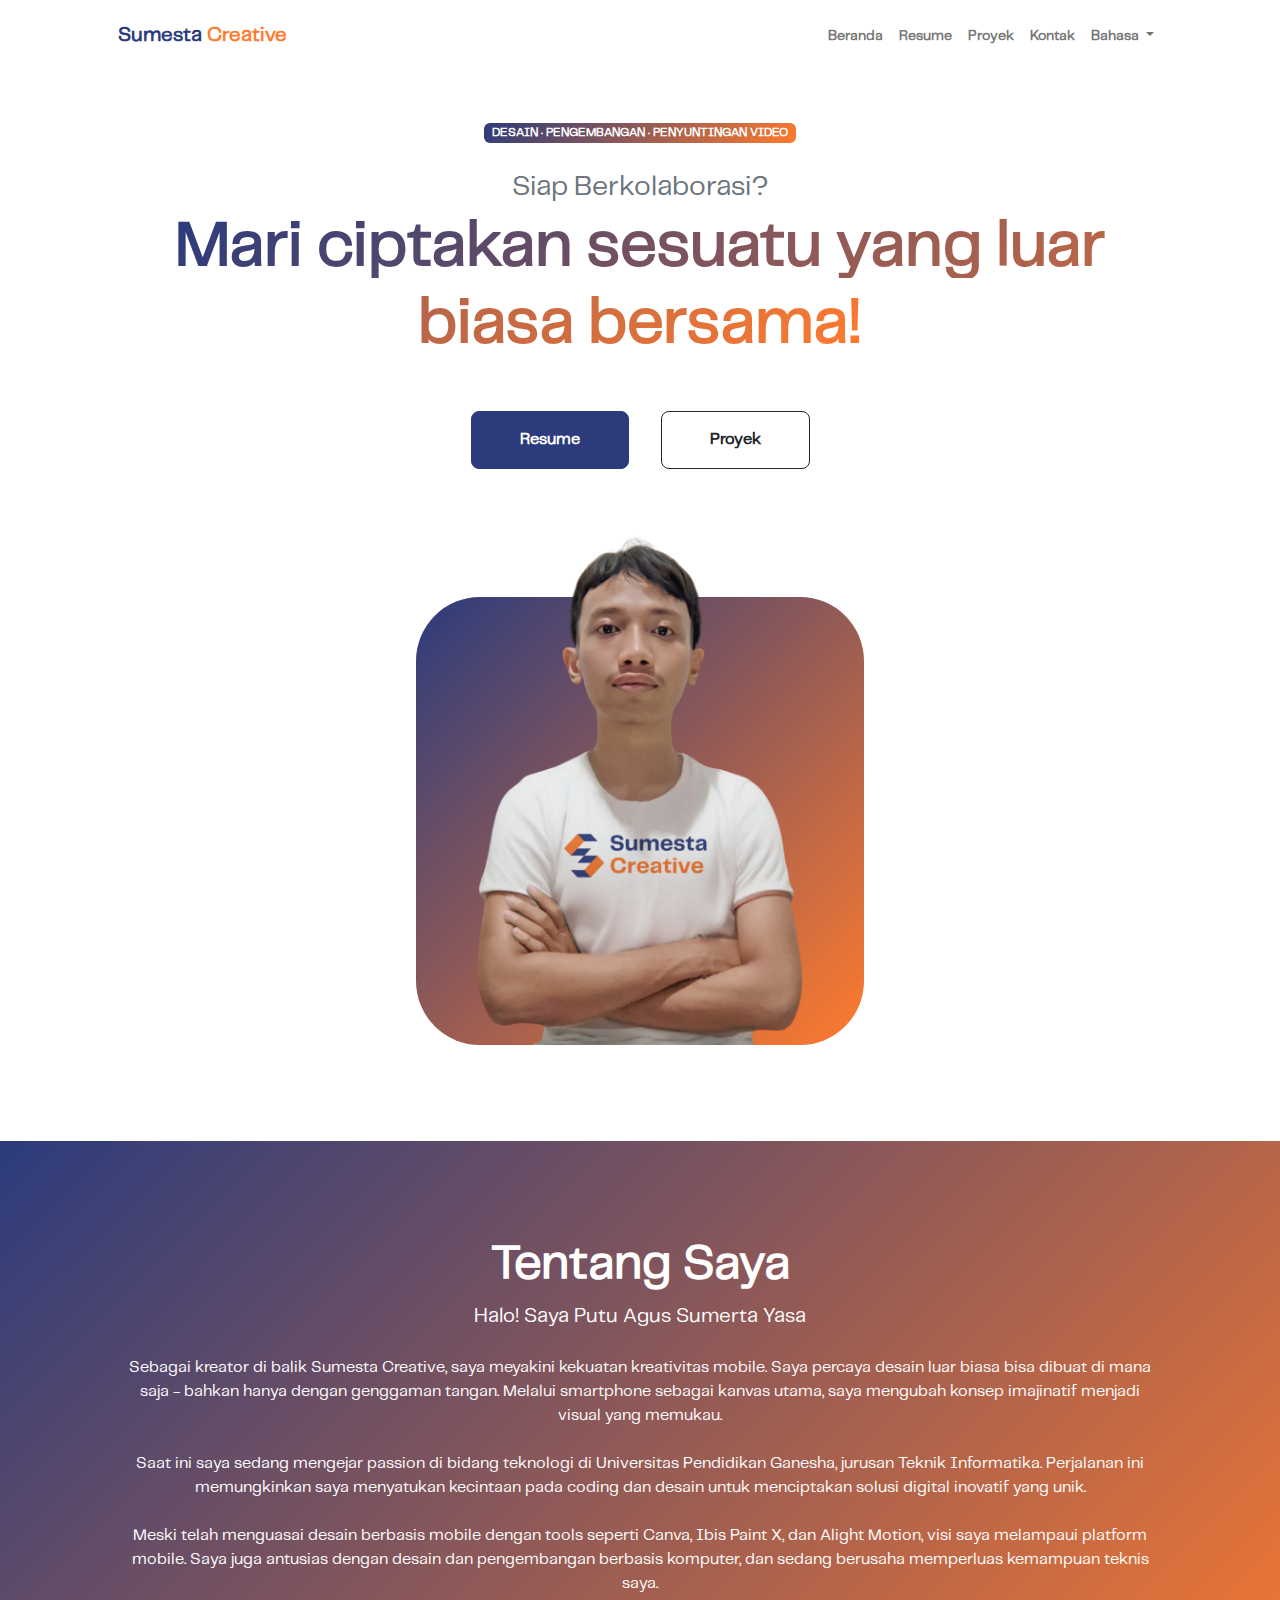
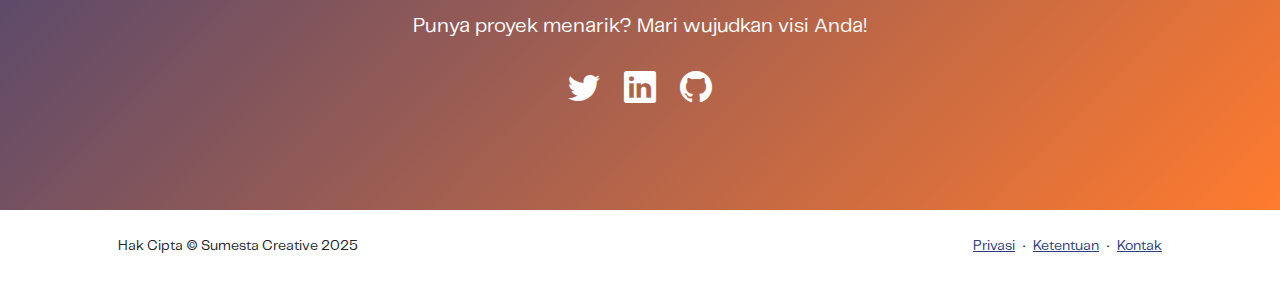
<file: index-id.html>
<!DOCTYPE html>
<html lang="id">
    <head>
        <meta charset="utf-8" />
        <meta name="viewport" content="width=device-width, initial-scale=1, shrink-to-fit=no" />
        <meta name="description" content="" />
        <meta name="author" content="" />
        <title>Sumesta-Creative Portfolio</title>
        <!-- Favicon-->
        <link rel="icon" type="image/x-icon" href="assets/favicon.png" />
        <!-- Custom Google font-->
        <link rel="preconnect" href="https://fonts.googleapis.com" />
        <link rel="preconnect" href="https://fonts.gstatic.com" crossorigin />
        <link href="https://fonts.googleapis.com/css2?family=Plus+Jakarta+Sans:wght@100;200;300;400;500;600;700;800;900&amp;display=swap" rel="stylesheet" />
        <!-- Bootstrap icons-->
        <link href="https://cdn.jsdelivr.net/npm/bootstrap-icons@1.8.1/font/bootstrap-icons.css" rel="stylesheet" />
        <!-- Core theme CSS (includes Bootstrap)-->
        <link href="css/styles.css" rel="stylesheet" />
    </head>
    <body class="d-flex flex-column h-100">
        <main class="flex-shrink-0">
            <!-- Navigation-->
            <nav class="navbar navbar-expand-lg navbar-light bg-white py-3">
                <div class="container px-5">
                    <a class="navbar-brand" href="index.html"><span class="fw-bolder text-primary">Sumesta</span><span class="fw-bolder" style="color: #ff7b2e;"> Creative</span></a>
                    
                    <button class="navbar-toggler" type="button" data-bs-toggle="collapse" data-bs-target="#navbarSupportedContent" aria-controls="navbarSupportedContent" aria-expanded="false" aria-label="Toggle navigation"><span class="navbar-toggler-icon"></span></button>
                    <div class="collapse navbar-collapse" id="navbarSupportedContent">
                        <ul class="navbar-nav ms-auto mb-2 mb-lg-0 small fw-bolder">
                            <li class="nav-item"><a class="nav-link" href="index-id.html">Beranda</a></li>
                            <li class="nav-item"><a class="nav-link" href="resume-id.html">Resume</a></li>
                            <li class="nav-item"><a class="nav-link" href="projects-id.html">Proyek</a></li>
                            <li class="nav-item"><a class="nav-link" href="contact-id.html">Kontak</a></li>
                            <li class="nav-item dropdown">
                                <a class="nav-link dropdown-toggle" href="#" role="button" data-bs-toggle="dropdown" aria-expanded="false">
                                    Bahasa
                                </a>
                                <ul class="dropdown-menu dropdown-menu-end">
                                    <li><a class="dropdown-item" href="index.html">Inggris</a></li>
                                    <li><a class="dropdown-item active" href="index-id.html">Indonesia</a></li>
                                </ul>
                            </li>
                        </ul>
                    </div>
                </div>
            </nav>
            <!-- Header-->
            <header class="py-5">
                <div class="container px-5 pb-5">
                    <div class="row gx-5 align-items-center">
                        <div class="col-xxl-5">
                            <!-- Header text content-->
                            <div class="text-center text-xxl-start">
                                <div class="badge bg-gradient-primary-to-secondary text-white mb-4"><div class="text-uppercase">Desain &middot; Pengembangan &middot; Penyuntingan Video</div></div>
                                <div class="fs-3 fw-light text-muted">Siap Berkolaborasi?</div>
                                <h1 class="display-3 fw-bolder mb-5"><span class="text-gradient d-inline">Mari ciptakan sesuatu yang luar biasa bersama!</span></h1>
                                <div class="d-grid gap-3 d-sm-flex justify-content-sm-center justify-content-xxl-start mb-3">
                                    <a class="btn btn-primary btn-lg px-5 py-3 me-sm-3 fs-6 fw-bolder" href="resume.html">Resume</a>
                                    <a class="btn btn-outline-dark btn-lg px-5 py-3 fs-6 fw-bolder" href="projects.html">Proyek</a>
                                </div>
                            </div>
                        </div>
                        <div class="col-xxl-7">
                            <!-- Header profile picture-->
                            <div class="d-flex justify-content-center mt-5 mt-xxl-0">
                                <div class="profile bg-gradient-primary-to-secondary">
                                    <img class="profile-img" src="assets/profile.png" alt="..." />
                                    <!-- SVG Dots (tidak diubah) -->
                                </div>
                            </div>
                        </div>
                    </div>
                </div>
            </header>
            <!-- About Section-->
            <section class="bg-gradient-primary-to-secondary py-5">
                <div class="container px-5">
                    <div class="row gx-5 justify-content-center">
                        <div class="col-xxl-8">
                            <div class="text-center my-5">
                                <h2 class="display-5 fw-bolder"><span class="text-white d-inline">Tentang Saya</span></h2>
                                <p class="lead fw-light text-white mb-4">Halo! Saya Putu Agus Sumerta Yasa</p>
                                <p class="text-white">
                                    Sebagai kreator di balik Sumesta Creative, saya meyakini kekuatan kreativitas mobile. Saya percaya desain luar biasa bisa dibuat di mana saja - bahkan hanya dengan genggaman tangan. Melalui smartphone sebagai kanvas utama, saya mengubah konsep imajinatif menjadi visual yang memukau.
                                    <br><br>
                                    Saat ini saya sedang mengejar passion di bidang teknologi di Universitas Pendidikan Ganesha, jurusan Teknik Informatika. Perjalanan ini memungkinkan saya menyatukan kecintaan pada coding dan desain untuk menciptakan solusi digital inovatif yang unik.
                                    <br><br>
                                    Meski telah menguasai desain berbasis mobile dengan tools seperti Canva, Ibis Paint X, dan Alight Motion, visi saya melampaui platform mobile. Saya juga antusias dengan desain dan pengembangan berbasis komputer, dan sedang berusaha memperluas kemampuan teknis saya.
                                </p>
                                <p class="lead fw-light text-white mb-4">Punya proyek menarik? Mari wujudkan visi Anda!</p>
                                <div class="d-flex justify-content-center fs-2 gap-4">
                                    <a class="text-white" href="#!"><i class="bi bi-twitter"></i></a>
                                    <a class="text-white" href="#!"><i class="bi bi-linkedin"></i></a>
                                    <a class="text-white" href="#!"><i class="bi bi-github"></i></a>
                                </div>
                            </div>
                        </div>
                    </div>
                </div>
            </section>
        </main>
        <!-- Footer-->
        <footer class="bg-white py-4 mt-auto">
            <div class="container px-5">
                <div class="row align-items-center justify-content-between flex-column flex-sm-row">
                    <div class="col-auto"><div class="small m-0">Hak Cipta &copy; Sumesta Creative 2025</div></div>
                    <div class="col-auto">
                        <a class="small" href="#!">Privasi</a>
                        <span class="mx-1">&middot;</span>
                        <a class="small" href="#!">Ketentuan</a>
                        <span class="mx-1">&middot;</span>
                        <a class="small" href="#!">Kontak</a>
                    </div>
                </div>
            </div>
        </footer>
        <!-- Bootstrap core JS-->
        <script src="https://cdn.jsdelivr.net/npm/bootstrap@5.2.3/dist/js/bootstrap.bundle.min.js"></script>
        <!-- Core theme JS-->
        <script src="js/scripts.js"></script>
    </body>
</html>
</file>
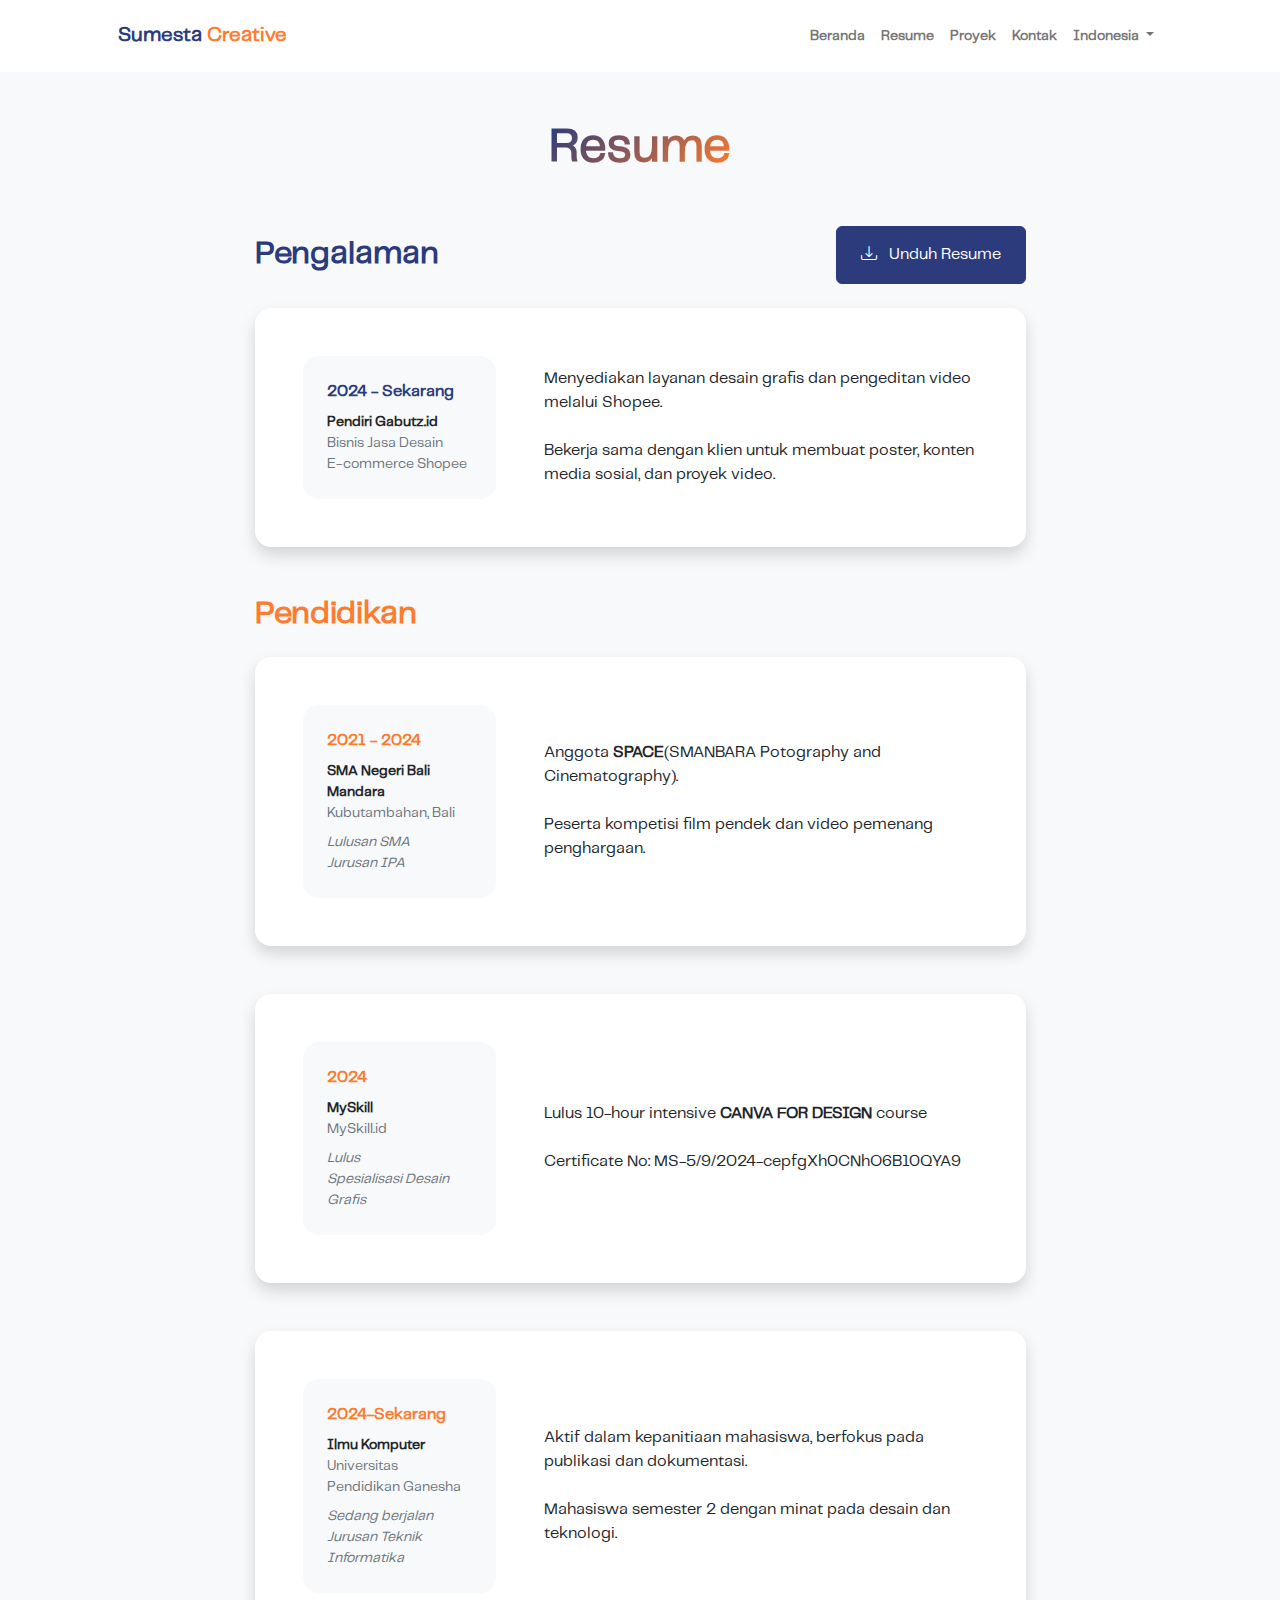
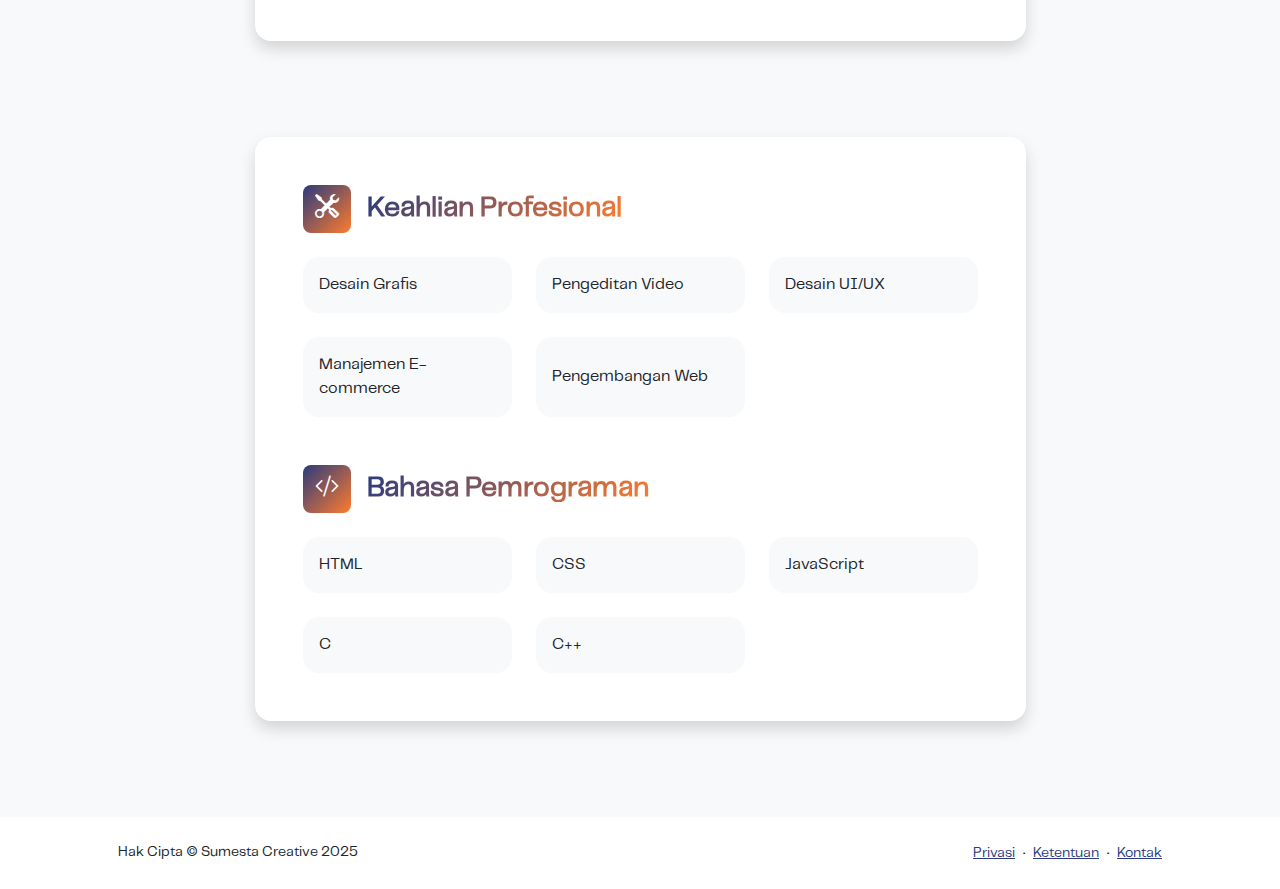
<file: resume-id.html>
<!DOCTYPE html>
<html lang="en">
    <head>
        <meta charset="utf-8" />
        <meta name="viewport" content="width=device-width, initial-scale=1, shrink-to-fit=no" />
        <meta name="description" content="" />
        <meta name="author" content="" />
        <title>Sumesta-Creative Portfolio</title>
        <!-- Favicon-->
        <link rel="icon" type="image/x-icon" href="assets/favicon.png" />
        <!-- Custom Google font-->
        <link rel="preconnect" href="https://fonts.googleapis.com" />
        <link rel="preconnect" href="https://fonts.gstatic.com" crossorigin />
        <link href="https://fonts.googleapis.com/css2?family=Plus+Jakarta+Sans:wght@100;200;300;400;500;600;700;800;900&amp;display=swap" rel="stylesheet" />
        <!-- Bootstrap icons-->
        <link href="https://cdn.jsdelivr.net/npm/bootstrap-icons@1.8.1/font/bootstrap-icons.css" rel="stylesheet" />
        <!-- Core theme CSS (includes Bootstrap)-->
        <link href="css/styles.css" rel="stylesheet" />
    </head>
    <body class="d-flex flex-column h-100 bg-light">
        <main class="flex-shrink-0">
            <!-- Navigation-->
            <nav class="navbar navbar-expand-lg navbar-light bg-white py-3">
                <div class="container px-5">
                    <a class="navbar-brand" href="index.html"><span class="fw-bolder text-primary">Sumesta</span><span class="fw-bolder" style="color: #ff7b2e;"> Creative</span></a>
                    
                    <button class="navbar-toggler" type="button" data-bs-toggle="collapse" data-bs-target="#navbarSupportedContent" aria-controls="navbarSupportedContent" aria-expanded="false" aria-label="Toggle navigation"><span class="navbar-toggler-icon"></span></button>
                    <div class="collapse navbar-collapse" id="navbarSupportedContent">
                        <ul class="navbar-nav ms-auto mb-2 mb-lg-0 small fw-bolder">
                            <li class="nav-item"><a class="nav-link" href="index-id.html">Beranda</a></li>
                            <li class="nav-item"><a class="nav-link" href="resume-id.html">Resume</a></li>
                            <li class="nav-item"><a class="nav-link" href="projects-id.html">Proyek</a></li>
                            <li class="nav-item"><a class="nav-link" href="contact-id.html">Kontak</a></li>
                            <li class="nav-item dropdown">
                                <a class="nav-link dropdown-toggle" href="#" role="button" data-bs-toggle="dropdown" aria-expanded="false">
                                    Indonesia
                                </a>
                                <ul class="dropdown-menu dropdown-menu-end">
                                    <li><a class="dropdown-item active" href="resume-id.html">Indonesia</a></li>
                                    <li><a class="dropdown-item" href="resume.html">English</a></li>
                        </ul>
                    </div>
                </div>
            </nav>
            <!-- Page Content-->
            <div class="container px-5 my-5">
                <div class="text-center mb-5">
                    <h1 class="display-5 fw-bolder mb-0"><span class="text-gradient d-inline">Resume</span></h1>
                </div>
                <div class="row gx-5 justify-content-center">
                    <div class="col-lg-11 col-xl-9 col-xxl-8">
                        <!-- Pengalaman Section-->
                        <section>
                            <div class="d-flex align-items-center justify-content-between mb-4">
                                <h2 class="text-primary fw-bolder mb-0">Pengalaman</h2>
                                <!-- Download resume button-->
                                <!-- Note: Set the link href target to a PDF file within your project-->
                                <a class="btn btn-primary px-4 py-3 download" href="https://drive.google.com/uc?export=download&id=19a_igacu6H7EAfvMmGwQesb_6nvdX30s">
                                    <div class="d-inline-block bi bi-download me-2"></div>
                                    Unduh Resume
                                </a>
                            </div>
                            <!-- Pengalaman Card 1-->
                            <div class="card shadow border-0 rounded-4 mb-5">
                                <div class="card-body p-5">
                                    <div class="row align-items-center gx-5">
                                        <div class="col text-center text-lg-start mb-4 mb-lg-0">
                                            <div class="bg-light p-4 rounded-4">
                                                <div class="text-primary fw-bolder mb-2">2024 - Sekarang</div>
                                                <div class="small fw-bolder">Pendiri Gabutz.id</div>
                                                <div class="small text-muted">Bisnis Jasa Desain</div>
                                                <div class="small text-muted">E-commerce Shopee</div>
                                            </div>
                                        </div>
                                        <div class="col-lg-8"><div>Menyediakan layanan desain grafis dan pengeditan video melalui Shopee.
                      <br><br>                  Bekerja sama dengan klien untuk membuat poster, konten media sosial, dan proyek video.</div></div>
                                    </div>
                                </div>
                            </div>
                            <!-- Pengalaman Card 2-->
                            <!-- <div class="card shadow border-0 rounded-4 mb-5">
                                <div class="card-body p-5">
                                    <div class="row align-items-center gx-5">
                                        <div class="col text-center text-lg-start mb-4 mb-lg-0">
                                            <div class="bg-light p-4 rounded-4">
                                                <div class="text-primary fw-bolder mb-2">2017 - 2019</div>
                                                <div class="small fw-bolder">SEM Specialist</div>
                                                <div class="small text-muted">Wayne Enterprises</div>
                                                <div class="small text-muted">Gotham City, NY</div>
                                            </div>
                                        </div>
                                        <div class="col-lg-8"><div>Lorem ipsum dolor sit amet consectetur adipisicing elit. Delectus laudantium, voluptatem quis repellendus eaque sit animi illo ipsam amet officiis corporis sed aliquam non voluptate corrupti excepturi maxime porro fuga.</div></div>
                                    </div>
                                </div>
                            </div> -->
                        </section>
                        <!-- Pendidikan Section-->
                        <section>
                            <h2 class="text-secondary fw-bolder mb-4">Pendidikan</h2>
                            <!-- Pendidikan Card 1-->
                            <div class="card shadow border-0 rounded-4 mb-5">
                                <div class="card-body p-5">
                                    <div class="row align-items-center gx-5">
                                        <div class="col text-center text-lg-start mb-4 mb-lg-0">
                                            <div class="bg-light p-4 rounded-4">
                                                <div class="text-secondary fw-bolder mb-2">2021 - 2024</div>
                                                <div class="mb-2">
                                                    <div class="small fw-bolder">SMA Negeri Bali Mandara</div>
                                                    <div class="small text-muted">Kubutambahan, Bali</div>
                                                </div>
                                                <div class="fst-italic">
                                                    <div class="small text-muted">Lulusan SMA</div>
                                                    <div class="small text-muted">Jurusan IPA</div>
                                                </div>
                                            </div>
                                        </div>
                                        <div class="col-lg-8"><div>Anggota <b>SPACE</b>(SMANBARA Potography and Cinematography).
                      <br><br>                  Peserta kompetisi film pendek dan video pemenang penghargaan.  
                                </li>        </div></div>
                                    </div>
                                </div>
                            </div>
                            
                            <!-- Pendidikan Card 2-->
                            <div class="card shadow border-0 rounded-4 mb-5">
                                <div class="card-body p-5">
                                    <div class="row align-items-center gx-5">
                                        <div class="col text-center text-lg-start mb-4 mb-lg-0">
                                            <div class="bg-light p-4 rounded-4">
                                                <div class="text-secondary fw-bolder mb-2">2024</div>
                                                <div class="mb-2">
                                                    <div class="small fw-bolder">MySkill</div>
                                                    <div class="small text-muted">MySkill.id</div>
                                                </div>
                                                <div class="fst-italic">
                                                    <div class="small text-muted">Lulus</div>
                                                    <div class="small text-muted">Spesialisasi Desain Grafis</div>
                                                </div>
                                            </div>
                                        </div>
                                        <div class="col-lg-8"><div>Lulus 10-hour intensive <b>CANVA FOR DESIGN</b> course
                          <br><br>             Certificate No: MS-5/9/2024-cepfgXh0CNhO6B10QYA9</div></div>
                                    </div>
                                </div>
                            </div>
                            <!-- Pendidikan Card 2-->
                            <div class="card shadow border-0 rounded-4 mb-5">
                                <div class="card-body p-5">
                                    <div class="row align-items-center gx-5">
                                        <div class="col text-center text-lg-start mb-4 mb-lg-0">
                                            <div class="bg-light p-4 rounded-4">
                                                <div class="text-secondary fw-bolder mb-2">2024-Sekarang</div>
                                                <div class="mb-2">
                                                    <div class="small fw-bolder">Ilmu Komputer</div>
                                                    <div class="small text-muted">Universitas Pendidikan Ganesha</div>
                                                </div>
                                                <div class="fst-italic">
                                                    <div class="small text-muted">Sedang berjalan</div>
                                                    <div class="small text-muted">Jurusan Teknik Informatika</div>
                                                </div>
                                            </div>
                                        </div>
                                        <div class="col-lg-8"><div>Aktif dalam kepanitiaan mahasiswa, berfokus pada publikasi dan dokumentasi.
                     <br> <br>                  Mahasiswa semester 2 dengan minat pada desain dan teknologi.  </div></div>
                                    </div>
                                </div>
                            </div>
                        </section>
                        <!-- Divider-->
                        <div class="pb-5"></div>
                        <!-- Skills Section-->
                        <section>
                            <!-- Skillset Card-->
                            <div class="card shadow border-0 rounded-4 mb-5">
                                <div class="card-body p-5">
                                    <!-- Professional skills list-->
                                    <div class="mb-5">
                                        <div class="d-flex align-items-center mb-4">
                                            <div class="feature bg-primary bg-gradient-primary-to-secondary text-white rounded-3 me-3"><i class="bi bi-tools"></i></div>
                                            <h3 class="fw-bolder mb-0"><span class="text-gradient d-inline">Keahlian Profesional</span></h3>
                                        </div>
                                        <div class="row row-cols-1 row-cols-md-3 mb-4">
                                            <div class="col mb-4 mb-md-0"><div class="d-flex align-items-center bg-light rounded-4 p-3 h-100">Desain Grafis</div></div>
                                            <div class="col mb-4 mb-md-0"><div class="d-flex align-items-center bg-light rounded-4 p-3 h-100">Pengeditan Video</div></div>
                                            <div class="col"><div class="d-flex align-items-center bg-light rounded-4 p-3 h-100">Desain UI/UX</div></div>
                                        </div>
                                        <div class="row row-cols-1 row-cols-md-3">
                                            <div class="col mb-4 mb-md-0"><div class="d-flex align-items-center bg-light rounded-4 p-3 h-100">Manajemen E-commerce</div></div>
                                            <div class="col mb-4 mb-md-0"><div class="d-flex align-items-center bg-light rounded-4 p-3 h-100">Pengembangan Web</div></div>
                                            <!-- <div class="col"><div class="d-flex align-items-center bg-light rounded-4 p-3 h-100">User Interface Design</div></div> -->
                                        </div>
                                    </div>
                                    <!-- Bahasa Pemrograman list-->
                                    <div class="mb-0">
                                        <div class="d-flex align-items-center mb-4">
                                            <div class="feature bg-primary bg-gradient-primary-to-secondary text-white rounded-3 me-3"><i class="bi bi-code-slash"></i></div>
                                            <h3 class="fw-bolder mb-0"><span class="text-gradient d-inline">Bahasa Pemrograman</span></h3>
                                        </div>
                                        <div class="row row-cols-1 row-cols-md-3 mb-4">
                                            <div class="col mb-4 mb-md-0"><div class="d-flex align-items-center bg-light rounded-4 p-3 h-100">HTML</div></div>
                                            <div class="col mb-4 mb-md-0"><div class="d-flex align-items-center bg-light rounded-4 p-3 h-100">CSS</div></div>
                                            <div class="col"><div class="d-flex align-items-center bg-light rounded-4 p-3 h-100">JavaScript</div></div>
                                        </div>
                                        <div class="row row-cols-1 row-cols-md-3">
                                            <div class="col mb-4 mb-md-0"><div class="d-flex align-items-center bg-light rounded-4 p-3 h-100">C</div></div>
                                            <div class="col mb-4 mb-md-0"><div class="d-flex align-items-center bg-light rounded-4 p-3 h-100">C++</div></div>
                                            <!-- <div class="col"><div class="d-flex align-items-center bg-light rounded-4 p-3 h-100">Node.js</div></div> -->
                                        </div>
                                    </div>
                                </div>
                            </div>
                        </section>
                    </div>
                </div>
            </div>
        </main>
        <!-- Footer-->
        <footer class="bg-white py-4 mt-auto">
            <div class="container px-5">
                <div class="row align-items-center justify-content-between flex-column flex-sm-row">
                    <div class="col-auto"><div class="small m-0">Hak Cipta &copy; Sumesta Creative 2025</div></div>
                    <div class="col-auto">
                        <a class="small" href="#!">Privasi</a>
                        <span class="mx-1">&middot;</span>
                        <a class="small" href="#!">Ketentuan</a>
                        <span class="mx-1">&middot;</span>
                        <a class="small" href="#!">Kontak</a>
                    </div>
                </div>
            </div>
        </footer>
        <!-- Bootstrap core JS-->
        <script src="https://cdn.jsdelivr.net/npm/bootstrap@5.2.3/dist/js/bootstrap.bundle.min.js"></script>
        <!-- Core theme JS-->
        <script src="js/scripts.js"></script>
    </body>
</html>
</file>
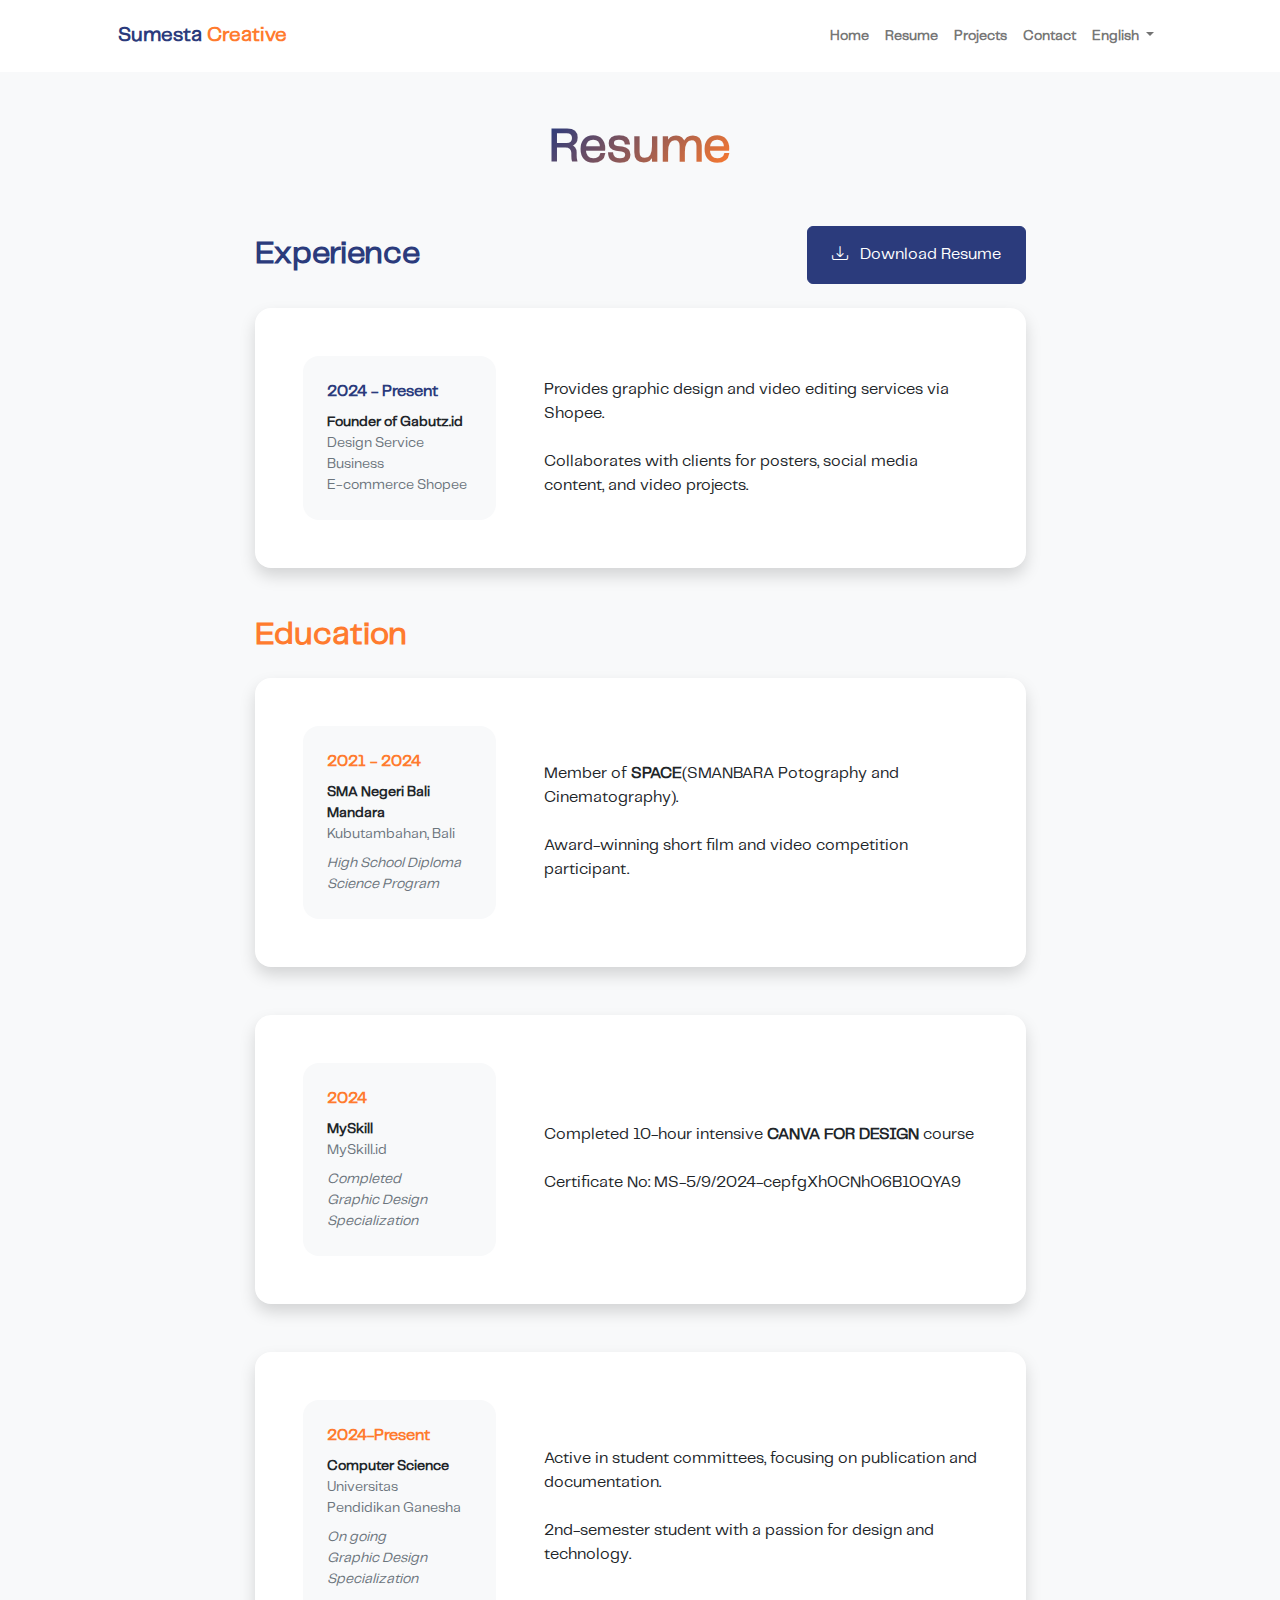
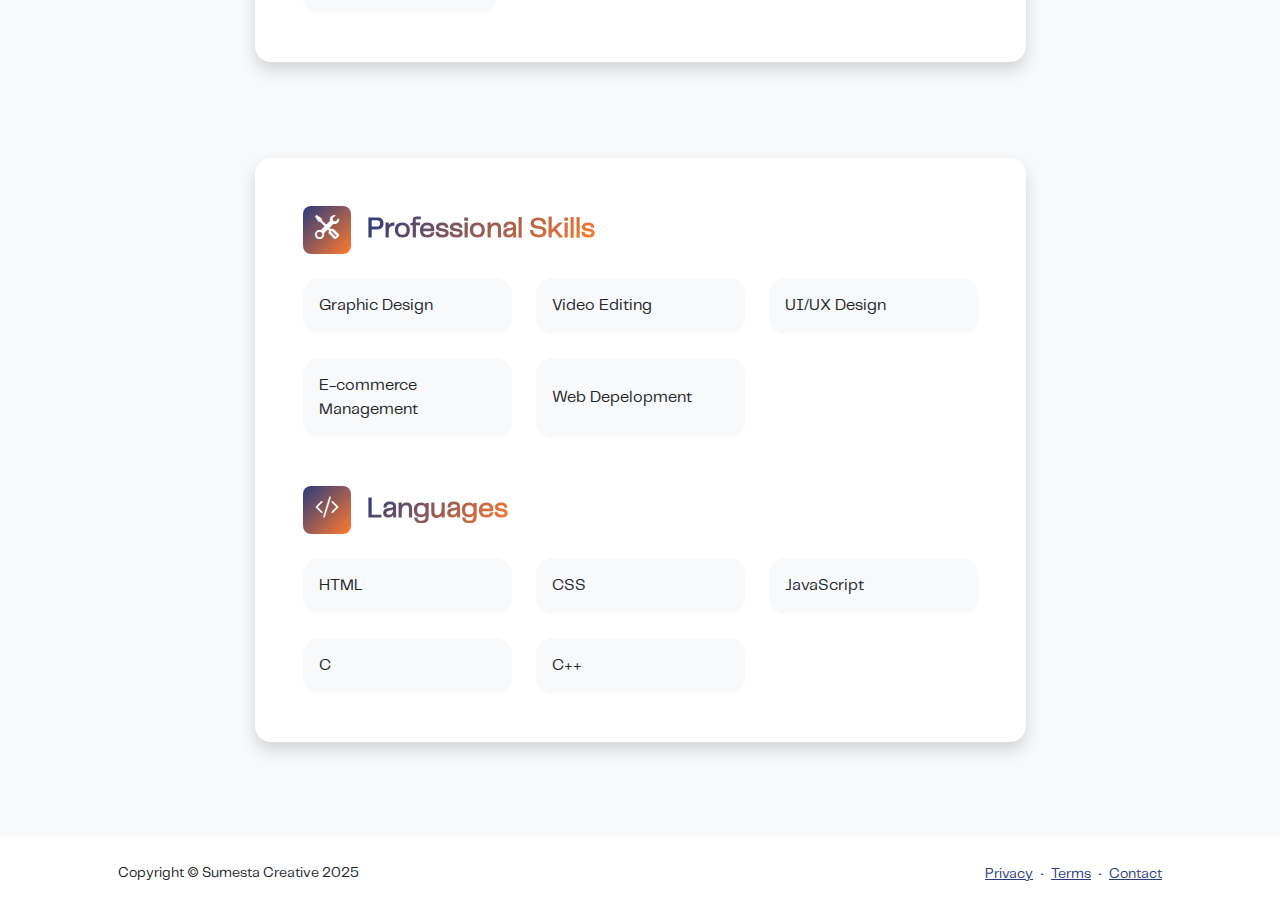
<file: resume.html>
<!DOCTYPE html>
<html lang="en">
    <head>
        <meta charset="utf-8" />
        <meta name="viewport" content="width=device-width, initial-scale=1, shrink-to-fit=no" />
        <meta name="description" content="" />
        <meta name="author" content="" />
        <title>Sumesta-Creative Portfolio</title>
        <!-- Favicon-->
        <link rel="icon" type="image/x-icon" href="assets/favicon.png" />
        <!-- Custom Google font-->
        <link rel="preconnect" href="https://fonts.googleapis.com" />
        <link rel="preconnect" href="https://fonts.gstatic.com" crossorigin />
        <link href="https://fonts.googleapis.com/css2?family=Plus+Jakarta+Sans:wght@100;200;300;400;500;600;700;800;900&amp;display=swap" rel="stylesheet" />
        <!-- Bootstrap icons-->
        <link href="https://cdn.jsdelivr.net/npm/bootstrap-icons@1.8.1/font/bootstrap-icons.css" rel="stylesheet" />
        <!-- Core theme CSS (includes Bootstrap)-->
        <link href="css/styles.css" rel="stylesheet" />
    </head>
    <body class="d-flex flex-column h-100 bg-light">
        <main class="flex-shrink-0">
            <!-- Navigation-->
            <nav class="navbar navbar-expand-lg navbar-light bg-white py-3">
                <div class="container px-5">
                    <a class="navbar-brand" href="index.html"><span class="fw-bolder text-primary">Sumesta</span><span class="fw-bolder" style="color: #ff7b2e;"> Creative</span></a>
                    
                    <button class="navbar-toggler" type="button" data-bs-toggle="collapse" data-bs-target="#navbarSupportedContent" aria-controls="navbarSupportedContent" aria-expanded="false" aria-label="Toggle navigation"><span class="navbar-toggler-icon"></span></button>
                    <div class="collapse navbar-collapse" id="navbarSupportedContent">
                        <ul class="navbar-nav ms-auto mb-2 mb-lg-0 small fw-bolder">
                            <li class="nav-item"><a class="nav-link" href="index.html">Home</a></li>
                            <li class="nav-item"><a class="nav-link" href="resume.html">Resume</a></li>
                            <li class="nav-item"><a class="nav-link" href="projects.html">Projects</a></li>
                            <li class="nav-item"><a class="nav-link" href="contact.html">Contact</a></li>
                            <li class="nav-item dropdown">
                                <a class="nav-link dropdown-toggle" href="#" role="button" data-bs-toggle="dropdown" aria-expanded="false">
                                    English
                                </a>
                                <ul class="dropdown-menu dropdown-menu-end">
                                    <li><a class="dropdown-item active" href="resume.html">English</a></li>
                                    <li><a class="dropdown-item" href="resume-id.html">Indonesia</a></li>
                        </ul>
                    </div>
                </div>
            </nav>
            <!-- Page Content-->
            <div class="container px-5 my-5">
                <div class="text-center mb-5">
                    <h1 class="display-5 fw-bolder mb-0"><span class="text-gradient d-inline">Resume</span></h1>
                </div>
                <div class="row gx-5 justify-content-center">
                    <div class="col-lg-11 col-xl-9 col-xxl-8">
                        <!-- Experience Section-->
                        <section>
                            <div class="d-flex align-items-center justify-content-between mb-4">
                                <h2 class="text-primary fw-bolder mb-0">Experience</h2>
                                <!-- Download resume button-->
                                <!-- Note: Set the link href target to a PDF file within your project-->
                                <a class="btn btn-primary px-4 py-3 download" href="https://drive.google.com/uc?export=download&id=19a_igacu6H7EAfvMmGwQesb_6nvdX30s">
                                    <div class="d-inline-block bi bi-download me-2"></div>
                                    Download Resume
                                </a>
                            </div>
                            <!-- Experience Card 1-->
                            <div class="card shadow border-0 rounded-4 mb-5">
                                <div class="card-body p-5">
                                    <div class="row align-items-center gx-5">
                                        <div class="col text-center text-lg-start mb-4 mb-lg-0">
                                            <div class="bg-light p-4 rounded-4">
                                                <div class="text-primary fw-bolder mb-2">2024 - Present</div>
                                                <div class="small fw-bolder">Founder of Gabutz.id</div>
                                                <div class="small text-muted">Design Service Business</div>
                                                <div class="small text-muted">E-commerce Shopee</div>
                                            </div>
                                        </div>
                                        <div class="col-lg-8"><div>Provides graphic design and video editing services via Shopee.
                      <br><br>                  Collaborates with clients for posters, social media content, and video projects.</div></div>
                                    </div>
                                </div>
                            </div>
                            <!-- Experience Card 2-->
                            <!-- <div class="card shadow border-0 rounded-4 mb-5">
                                <div class="card-body p-5">
                                    <div class="row align-items-center gx-5">
                                        <div class="col text-center text-lg-start mb-4 mb-lg-0">
                                            <div class="bg-light p-4 rounded-4">
                                                <div class="text-primary fw-bolder mb-2">2017 - 2019</div>
                                                <div class="small fw-bolder">SEM Specialist</div>
                                                <div class="small text-muted">Wayne Enterprises</div>
                                                <div class="small text-muted">Gotham City, NY</div>
                                            </div>
                                        </div>
                                        <div class="col-lg-8"><div>Lorem ipsum dolor sit amet consectetur adipisicing elit. Delectus laudantium, voluptatem quis repellendus eaque sit animi illo ipsam amet officiis corporis sed aliquam non voluptate corrupti excepturi maxime porro fuga.</div></div>
                                    </div>
                                </div>
                            </div> -->
                        </section>
                        <!-- Education Section-->
                        <section>
                            <h2 class="text-secondary fw-bolder mb-4">Education</h2>
                            <!-- Education Card 1-->
                            <div class="card shadow border-0 rounded-4 mb-5">
                                <div class="card-body p-5">
                                    <div class="row align-items-center gx-5">
                                        <div class="col text-center text-lg-start mb-4 mb-lg-0">
                                            <div class="bg-light p-4 rounded-4">
                                                <div class="text-secondary fw-bolder mb-2">2021 - 2024</div>
                                                <div class="mb-2">
                                                    <div class="small fw-bolder">SMA Negeri Bali Mandara</div>
                                                    <div class="small text-muted">Kubutambahan, Bali</div>
                                                </div>
                                                <div class="fst-italic">
                                                    <div class="small text-muted">High School Diploma</div>
                                                    <div class="small text-muted">Science Program</div>
                                                </div>
                                            </div>
                                        </div>
                                        <div class="col-lg-8"><div>Member of <b>SPACE</b>(SMANBARA Potography and Cinematography).
                      <br><br>                  Award-winning short film and video competition participant.  
                                </li>        </div></div>
                                    </div>
                                </div>
                            </div>
                            
                            <!-- Education Card 2-->
                            <div class="card shadow border-0 rounded-4 mb-5">
                                <div class="card-body p-5">
                                    <div class="row align-items-center gx-5">
                                        <div class="col text-center text-lg-start mb-4 mb-lg-0">
                                            <div class="bg-light p-4 rounded-4">
                                                <div class="text-secondary fw-bolder mb-2">2024</div>
                                                <div class="mb-2">
                                                    <div class="small fw-bolder">MySkill</div>
                                                    <div class="small text-muted">MySkill.id</div>
                                                </div>
                                                <div class="fst-italic">
                                                    <div class="small text-muted">Completed</div>
                                                    <div class="small text-muted">Graphic Design Specialization</div>
                                                </div>
                                            </div>
                                        </div>
                                        <div class="col-lg-8"><div>Completed 10-hour intensive <b>CANVA FOR DESIGN</b> course
                          <br><br>             Certificate No: MS-5/9/2024-cepfgXh0CNhO6B10QYA9</div></div>
                                    </div>
                                </div>
                            </div>
                            <!-- Education Card 2-->
                            <div class="card shadow border-0 rounded-4 mb-5">
                                <div class="card-body p-5">
                                    <div class="row align-items-center gx-5">
                                        <div class="col text-center text-lg-start mb-4 mb-lg-0">
                                            <div class="bg-light p-4 rounded-4">
                                                <div class="text-secondary fw-bolder mb-2">2024-Present</div>
                                                <div class="mb-2">
                                                    <div class="small fw-bolder">Computer Science</div>
                                                    <div class="small text-muted">Universitas Pendidikan Ganesha</div>
                                                </div>
                                                <div class="fst-italic">
                                                    <div class="small text-muted">On going</div>
                                                    <div class="small text-muted">Graphic Design Specialization</div>
                                                </div>
                                            </div>
                                        </div>
                                        <div class="col-lg-8"><div>Active in student committees, focusing on publication and documentation.
                     <br> <br>                  2nd-semester student with a passion for design and technology.  </div></div>
                                    </div>
                                </div>
                            </div>
                        </section>
                        <!-- Divider-->
                        <div class="pb-5"></div>
                        <!-- Skills Section-->
                        <section>
                            <!-- Skillset Card-->
                            <div class="card shadow border-0 rounded-4 mb-5">
                                <div class="card-body p-5">
                                    <!-- Professional skills list-->
                                    <div class="mb-5">
                                        <div class="d-flex align-items-center mb-4">
                                            <div class="feature bg-primary bg-gradient-primary-to-secondary text-white rounded-3 me-3"><i class="bi bi-tools"></i></div>
                                            <h3 class="fw-bolder mb-0"><span class="text-gradient d-inline">Professional Skills</span></h3>
                                        </div>
                                        <div class="row row-cols-1 row-cols-md-3 mb-4">
                                            <div class="col mb-4 mb-md-0"><div class="d-flex align-items-center bg-light rounded-4 p-3 h-100">Graphic Design</div></div>
                                            <div class="col mb-4 mb-md-0"><div class="d-flex align-items-center bg-light rounded-4 p-3 h-100">Video Editing</div></div>
                                            <div class="col"><div class="d-flex align-items-center bg-light rounded-4 p-3 h-100">UI/UX Design</div></div>
                                        </div>
                                        <div class="row row-cols-1 row-cols-md-3">
                                            <div class="col mb-4 mb-md-0"><div class="d-flex align-items-center bg-light rounded-4 p-3 h-100">E-commerce Management</div></div>
                                            <div class="col mb-4 mb-md-0"><div class="d-flex align-items-center bg-light rounded-4 p-3 h-100">Web Depelopment</div></div>
                                            <!-- <div class="col"><div class="d-flex align-items-center bg-light rounded-4 p-3 h-100">User Interface Design</div></div> -->
                                        </div>
                                    </div>
                                    <!-- Languages list-->
                                    <div class="mb-0">
                                        <div class="d-flex align-items-center mb-4">
                                            <div class="feature bg-primary bg-gradient-primary-to-secondary text-white rounded-3 me-3"><i class="bi bi-code-slash"></i></div>
                                            <h3 class="fw-bolder mb-0"><span class="text-gradient d-inline">Languages</span></h3>
                                        </div>
                                        <div class="row row-cols-1 row-cols-md-3 mb-4">
                                            <div class="col mb-4 mb-md-0"><div class="d-flex align-items-center bg-light rounded-4 p-3 h-100">HTML</div></div>
                                            <div class="col mb-4 mb-md-0"><div class="d-flex align-items-center bg-light rounded-4 p-3 h-100">CSS</div></div>
                                            <div class="col"><div class="d-flex align-items-center bg-light rounded-4 p-3 h-100">JavaScript</div></div>
                                        </div>
                                        <div class="row row-cols-1 row-cols-md-3">
                                            <div class="col mb-4 mb-md-0"><div class="d-flex align-items-center bg-light rounded-4 p-3 h-100">C</div></div>
                                            <div class="col mb-4 mb-md-0"><div class="d-flex align-items-center bg-light rounded-4 p-3 h-100">C++</div></div>
                                            <!-- <div class="col"><div class="d-flex align-items-center bg-light rounded-4 p-3 h-100">Node.js</div></div> -->
                                        </div>
                                    </div>
                                </div>
                            </div>
                        </section>
                    </div>
                </div>
            </div>
        </main>
        <!-- Footer-->
        <footer class="bg-white py-4 mt-auto">
            <div class="container px-5">
                <div class="row align-items-center justify-content-between flex-column flex-sm-row">
                    <div class="col-auto"><div class="small m-0">Copyright &copy; Sumesta Creative 2025</div></div>
                    <div class="col-auto">
                        <a class="small" href="#!">Privacy</a>
                        <span class="mx-1">&middot;</span>
                        <a class="small" href="#!">Terms</a>
                        <span class="mx-1">&middot;</span>
                        <a class="small" href="#!">Contact</a>
                    </div>
                </div>
            </div>
        </footer>
        <!-- Bootstrap core JS-->
        <script src="https://cdn.jsdelivr.net/npm/bootstrap@5.2.3/dist/js/bootstrap.bundle.min.js"></script>
        <!-- Core theme JS-->
        <script src="js/scripts.js"></script>
    </body>
</html>
</file>
<file: css/styles.css>
@charset "UTF-8";
@font-face {
  font-family: 'TelegrafRegular';
  src : url('font/TelegrafRegular.otf');
}
/*!
* Start Bootstrap - Personal v1.0.1 (https://startbootstrap.com/template-overviews/personal)
* Copyright 2013-2023 Start Bootstrap
* Licensed under MIT (https://github.com/StartBootstrap/startbootstrap-personal/blob/master/LICENSE)
*/
/*!
 * Bootstrap  v5.2.3 (https://getbootstrap.com/)
 * Copyright 2011-2022 The Bootstrap Authors
 * Copyright 2011-2022 Twitter, Inc.
 * Licensed under MIT (https://github.com/twbs/bootstrap/blob/main/LICENSE)
 */
:root {
  --bs-blue: #2b3b7c;
  --bs-indigo: #6610f2;
  --bs-purple: #6f42c1;
  --bs-pink: #ff7b2e;
  --bs-red: #dc3545;
  --bs-orange: #fd7e14;
  --bs-yellow: #ffc107;
  --bs-green: #198754;
  --bs-teal: #20c997;
  --bs-cyan: #0dcaf0;
  --bs-black: #000;
  --bs-white: #fff;
  --bs-gray: #6c757d;
  --bs-gray-dark: #343a40;
  --bs-gray-100: #f8f9fa;
  --bs-gray-200: #e9ecef;
  --bs-gray-300: #dee2e6;
  --bs-gray-400: #ced4da;
  --bs-gray-500: #adb5bd;
  --bs-gray-600: #6c757d;
  --bs-gray-700: #495057;
  --bs-gray-800: #343a40;
  --bs-gray-900: #212529;
  --bs-primary: #2b3b7c;
  --bs-secondary: #ff7b2e;
  --bs-success: #198754;
  --bs-info: #0dcaf0;
  --bs-warning: #ffc107;
  --bs-danger: #dc3545;
  --bs-light: #f8f9fa;
  --bs-dark: #212529;
  --bs-primary-rgb: 43, 59, 124; /* (43, 59, 124) 30, 48, 243 */
  --bs-secondary-rgb: 255, 123, 46;
  --bs-success-rgb: 25, 135, 84;
  --bs-info-rgb: 13, 202, 240;
  --bs-warning-rgb: 255, 193, 7;
  --bs-danger-rgb: 220, 53, 69;
  --bs-light-rgb: 248, 249, 250;
  --bs-dark-rgb: 33, 37, 41;
  --bs-white-rgb: 255, 255, 255;
  --bs-black-rgb: 0, 0, 0;
  --bs-body-color-rgb: 33, 37, 41;
  --bs-body-bg-rgb: 255, 255, 255;
  --bs-font-sans-serif: "TelegrafRegular";
  --bs-font-monospace: SFMono-Regular, Menlo, Monaco, Consolas, "Liberation Mono", "Courier New", monospace;
  --bs-gradient: linear-gradient(180deg, rgba(255, 255, 255, 0.15), rgba(255, 255, 255, 0));
  --bs-body-font-family: var(--bs-font-sans-serif);
  --bs-body-font-size: 1rem;
  --bs-body-font-weight: 400;
  --bs-body-line-height: 1.5;
  --bs-body-color: #212529;
  --bs-body-bg: #fff;
  --bs-border-width: 1px;
  --bs-border-style: solid;
  --bs-border-color: #dee2e6;
  --bs-border-color-translucent: rgba(0, 0, 0, 0.175);
  --bs-border-radius: 0.375rem;
  --bs-border-radius-sm: 0.25rem;
  --bs-border-radius-lg: 0.5rem;
  --bs-border-radius-xl: 1rem;
  --bs-border-radius-2xl: 2rem;
  --bs-border-radius-pill: 50rem;
  --bs-link-color: #2b3b7c;
  --bs-link-hover-color: #1826c2;
  --bs-code-color: #ff7b2e;
  --bs-highlight-bg: #fff3cd;
}

*,
*::before,
*::after {
  box-sizing: border-box;
}

@media (prefers-reduced-motion: no-preference) {
  :root {
    scroll-behavior: smooth;
  }
}

body {
  margin: 0;
  font-family: var(--bs-body-font-family);
  font-size: var(--bs-body-font-size);
  font-weight: var(--bs-body-font-weight);
  line-height: var(--bs-body-line-height);
  color: var(--bs-body-color);
  text-align: var(--bs-body-text-align);
  background-color: var(--bs-body-bg);
  -webkit-text-size-adjust: 100%;
  -webkit-tap-highlight-color: rgba(0, 0, 0, 0);
}

hr {
  margin: 1rem 0;
  color: inherit;
  border: 0;
  border-top: 1px solid;
  opacity: 0.25;
}

h6, .h6, h5, .h5, h4, .h4, h3, .h3, h2, .h2, h1, .h1 {
  margin-top: 0;
  margin-bottom: 0.5rem;
  font-weight: 500;
  line-height: 1.2;
}

h1, .h1 {
  font-size: calc(1.375rem + 1.5vw);
}
@media (min-width: 1200px) {
  h1, .h1 {
    font-size: 2.5rem;
  }
}

h2, .h2 {
  font-size: calc(1.325rem + 0.9vw);
}
@media (min-width: 1200px) {
  h2, .h2 {
    font-size: 2rem;
  }
}

h3, .h3 {
  font-size: calc(1.3rem + 0.6vw);
}
@media (min-width: 1200px) {
  h3, .h3 {
    font-size: 1.75rem;
  }
}

h4, .h4 {
  font-size: calc(1.275rem + 0.3vw);
}
@media (min-width: 1200px) {
  h4, .h4 {
    font-size: 1.5rem;
  }
}

h5, .h5 {
  font-size: 1.25rem;
}

h6, .h6 {
  font-size: 1rem;
}

p {
  margin-top: 0;
  margin-bottom: 1rem;
}

abbr[title] {
  -webkit-text-decoration: underline dotted;
          text-decoration: underline dotted;
  cursor: help;
  -webkit-text-decoration-skip-ink: none;
          text-decoration-skip-ink: none;
}

address {
  margin-bottom: 1rem;
  font-style: normal;
  line-height: inherit;
}

ol,
ul {
  padding-left: 2rem;
}

ol,
ul,
dl {
  margin-top: 0;
  margin-bottom: 1rem;
}

ol ol,
ul ul,
ol ul,
ul ol {
  margin-bottom: 0;
}

dt {
  font-weight: 700;
}

dd {
  margin-bottom: 0.5rem;
  margin-left: 0;
}

blockquote {
  margin: 0 0 1rem;
}

b,
strong {
  font-weight: bolder;
}

small, .small {
  font-size: 0.875em;
}

mark, .mark {
  padding: 0.1875em;
  background-color: var(--bs-highlight-bg);
}

sub,
sup {
  position: relative;
  font-size: 0.75em;
  line-height: 0;
  vertical-align: baseline;
}

sub {
  bottom: -0.25em;
}

sup {
  top: -0.5em;
}

a {
  color: var(--bs-link-color);
  text-decoration: underline;
}
a:hover {
  color: var(--bs-link-hover-color);
}

a:not([href]):not([class]), a:not([href]):not([class]):hover {
  color: inherit;
  text-decoration: none;
}

pre,
code,
kbd,
samp {
  font-family: var(--bs-font-monospace);
  font-size: 1em;
}

pre {
  display: block;
  margin-top: 0;
  margin-bottom: 1rem;
  overflow: auto;
  font-size: 0.875em;
}
pre code {
  font-size: inherit;
  color: inherit;
  word-break: normal;
}

code {
  font-size: 0.875em;
  color: var(--bs-code-color);
  word-wrap: break-word;
}
a > code {
  color: inherit;
}

kbd {
  padding: 0.1875rem 0.375rem;
  font-size: 0.875em;
  color: var(--bs-body-bg);
  background-color: var(--bs-body-color);
  border-radius: 0.25rem;
}
kbd kbd {
  padding: 0;
  font-size: 1em;
}

figure {
  margin: 0 0 1rem;
}

img,
svg {
  vertical-align: middle;
}

table {
  caption-side: bottom;
  border-collapse: collapse;
}

caption {
  padding-top: 0.5rem;
  padding-bottom: 0.5rem;
  color: #6c757d;
  text-align: left;
}

th {
  text-align: inherit;
  text-align: -webkit-match-parent;
}

thead,
tbody,
tfoot,
tr,
td,
th {
  border-color: inherit;
  border-style: solid;
  border-width: 0;
}

label {
  display: inline-block;
}

button {
  border-radius: 0;
}

button:focus:not(:focus-visible) {
  outline: 0;
}

input,
button,
select,
optgroup,
textarea {
  margin: 0;
  font-family: inherit;
  font-size: inherit;
  line-height: inherit;
}

button,
select {
  text-transform: none;
}

[role=button] {
  cursor: pointer;
}

select {
  word-wrap: normal;
}
select:disabled {
  opacity: 1;
}

[list]:not([type=date]):not([type=datetime-local]):not([type=month]):not([type=week]):not([type=time])::-webkit-calendar-picker-indicator {
  display: none !important;
}

button,
[type=button],
[type=reset],
[type=submit] {
  -webkit-appearance: button;
}
button:not(:disabled),
[type=button]:not(:disabled),
[type=reset]:not(:disabled),
[type=submit]:not(:disabled) {
  cursor: pointer;
}

::-moz-focus-inner {
  padding: 0;
  border-style: none;
}

textarea {
  resize: vertical;
}

fieldset {
  min-width: 0;
  padding: 0;
  margin: 0;
  border: 0;
}

legend {
  float: left;
  width: 100%;
  padding: 0;
  margin-bottom: 0.5rem;
  font-size: calc(1.275rem + 0.3vw);
  line-height: inherit;
}
@media (min-width: 1200px) {
  legend {
    font-size: 1.5rem;
  }
}
legend + * {
  clear: left;
}

::-webkit-datetime-edit-fields-wrapper,
::-webkit-datetime-edit-text,
::-webkit-datetime-edit-minute,
::-webkit-datetime-edit-hour-field,
::-webkit-datetime-edit-day-field,
::-webkit-datetime-edit-month-field,
::-webkit-datetime-edit-year-field {
  padding: 0;
}

::-webkit-inner-spin-button {
  height: auto;
}

[type=search] {
  outline-offset: -2px;
  -webkit-appearance: textfield;
}

/* rtl:raw:
[type="tel"],
[type="url"],
[type="email"],
[type="number"] {
  direction: ltr;
}
*/
::-webkit-search-decoration {
  -webkit-appearance: none;
}

::-webkit-color-swatch-wrapper {
  padding: 0;
}

::file-selector-button {
  font: inherit;
  -webkit-appearance: button;
}

output {
  display: inline-block;
}

iframe {
  border: 0;
}

summary {
  display: list-item;
  cursor: pointer;
}

progress {
  vertical-align: baseline;
}

[hidden] {
  display: none !important;
}

.lead {
  font-size: 1.25rem;
  font-weight: 300;
}

.display-1 {
  font-size: calc(1.625rem + 4.5vw);
  font-weight: 300;
  line-height: 1.2;
}
@media (min-width: 1200px) {
  .display-1 {
    font-size: 5rem;
  }
}

.display-2 {
  font-size: calc(1.575rem + 3.9vw);
  font-weight: 300;
  line-height: 1.2;
}
@media (min-width: 1200px) {
  .display-2 {
    font-size: 4.5rem;
  }
}

.display-3 {
  font-size: calc(1.525rem + 3.3vw);
  font-weight: 300;
  line-height: 1.2;
}
@media (min-width: 1200px) {
  .display-3 {
    font-size: 4rem;
  }
}

.display-4 {
  font-size: calc(1.475rem + 2.7vw);
  font-weight: 300;
  line-height: 1.2;
}
@media (min-width: 1200px) {
  .display-4 {
    font-size: 3.5rem;
  }
}

.display-5 {
  font-size: calc(1.425rem + 2.1vw);
  font-weight: 300;
  line-height: 1.2;
}
@media (min-width: 1200px) {
  .display-5 {
    font-size: 3rem;
  }
}

.display-6 {
  font-size: calc(1.375rem + 1.5vw);
  font-weight: 300;
  line-height: 1.2;
}
@media (min-width: 1200px) {
  .display-6 {
    font-size: 2.5rem;
  }
}

.list-unstyled {
  padding-left: 0;
  list-style: none;
}

.list-inline {
  padding-left: 0;
  list-style: none;
}

.list-inline-item {
  display: inline-block;
}
.list-inline-item:not(:last-child) {
  margin-right: 0.5rem;
}

.initialism {
  font-size: 0.875em;
  text-transform: uppercase;
}

.blockquote {
  margin-bottom: 1rem;
  font-size: 1.25rem;
}
.blockquote > :last-child {
  margin-bottom: 0;
}

.blockquote-footer {
  margin-top: -1rem;
  margin-bottom: 1rem;
  font-size: 0.875em;
  color: #6c757d;
}
.blockquote-footer::before {
  content: "— ";
}

.img-fluid {
  max-width: 100%;
  height: auto;
}

.img-thumbnail {
  padding: 0.25rem;
  background-color: #fff;
  border: 1px solid var(--bs-border-color);
  border-radius: 0.375rem;
  max-width: 100%;
  height: auto;
}

.figure {
  display: inline-block;
}

.figure-img {
  margin-bottom: 0.5rem;
  line-height: 1;
}

.figure-caption {
  font-size: 0.875em;
  color: #6c757d;
}

.container,
.container-fluid,
.container-xxl,
.container-xl,
.container-lg,
.container-md,
.container-sm {
  --bs-gutter-x: 1.5rem;
  --bs-gutter-y: 0;
  width: 100%;
  padding-right: calc(var(--bs-gutter-x) * 0.5);
  padding-left: calc(var(--bs-gutter-x) * 0.5);
  margin-right: auto;
  margin-left: auto;
}

@media (min-width: 576px) {
  .container-sm, .container {
    max-width: 540px;
  }
}
@media (min-width: 768px) {
  .container-md, .container-sm, .container {
    max-width: 720px;
  }
}
@media (min-width: 992px) {
  .container-lg, .container-md, .container-sm, .container {
    max-width: 960px;
  }
}
@media (min-width: 1200px) {
  .container-xl, .container-lg, .container-md, .container-sm, .container {
    max-width: 1140px;
  }
}
@media (min-width: 1400px) {
  .container-xxl, .container-xl, .container-lg, .container-md, .container-sm, .container {
    max-width: 1320px;
  }
}
.row {
  --bs-gutter-x: 1.5rem;
  --bs-gutter-y: 0;
  display: flex;
  flex-wrap: wrap;
  margin-top: calc(-1 * var(--bs-gutter-y));
  margin-right: calc(-0.5 * var(--bs-gutter-x));
  margin-left: calc(-0.5 * var(--bs-gutter-x));
}
.row > * {
  flex-shrink: 0;
  width: 100%;
  max-width: 100%;
  padding-right: calc(var(--bs-gutter-x) * 0.5);
  padding-left: calc(var(--bs-gutter-x) * 0.5);
  margin-top: var(--bs-gutter-y);
}

.col {
  flex: 1 0 0%;
}

.row-cols-auto > * {
  flex: 0 0 auto;
  width: auto;
}

.row-cols-1 > * {
  flex: 0 0 auto;
  width: 100%;
}

.row-cols-2 > * {
  flex: 0 0 auto;
  width: 50%;
}

.row-cols-3 > * {
  flex: 0 0 auto;
  width: 33.3333333333%;
}

.row-cols-4 > * {
  flex: 0 0 auto;
  width: 25%;
}

.row-cols-5 > * {
  flex: 0 0 auto;
  width: 20%;
}

.row-cols-6 > * {
  flex: 0 0 auto;
  width: 16.6666666667%;
}

.col-auto {
  flex: 0 0 auto;
  width: auto;
}

.col-1 {
  flex: 0 0 auto;
  width: 8.33333333%;
}

.col-2 {
  flex: 0 0 auto;
  width: 16.66666667%;
}

.col-3 {
  flex: 0 0 auto;
  width: 25%;
}

.col-4 {
  flex: 0 0 auto;
  width: 33.33333333%;
}

.col-5 {
  flex: 0 0 auto;
  width: 41.66666667%;
}

.col-6 {
  flex: 0 0 auto;
  width: 50%;
}

.col-7 {
  flex: 0 0 auto;
  width: 58.33333333%;
}

.col-8 {
  flex: 0 0 auto;
  width: 66.66666667%;
}

.col-9 {
  flex: 0 0 auto;
  width: 75%;
}

.col-10 {
  flex: 0 0 auto;
  width: 83.33333333%;
}

.col-11 {
  flex: 0 0 auto;
  width: 91.66666667%;
}

.col-12 {
  flex: 0 0 auto;
  width: 100%;
}

.offset-1 {
  margin-left: 8.33333333%;
}

.offset-2 {
  margin-left: 16.66666667%;
}

.offset-3 {
  margin-left: 25%;
}

.offset-4 {
  margin-left: 33.33333333%;
}

.offset-5 {
  margin-left: 41.66666667%;
}

.offset-6 {
  margin-left: 50%;
}

.offset-7 {
  margin-left: 58.33333333%;
}

.offset-8 {
  margin-left: 66.66666667%;
}

.offset-9 {
  margin-left: 75%;
}

.offset-10 {
  margin-left: 83.33333333%;
}

.offset-11 {
  margin-left: 91.66666667%;
}

.g-0,
.gx-0 {
  --bs-gutter-x: 0;
}

.g-0,
.gy-0 {
  --bs-gutter-y: 0;
}

.g-1,
.gx-1 {
  --bs-gutter-x: 0.25rem;
}

.g-1,
.gy-1 {
  --bs-gutter-y: 0.25rem;
}

.g-2,
.gx-2 {
  --bs-gutter-x: 0.5rem;
}

.g-2,
.gy-2 {
  --bs-gutter-y: 0.5rem;
}

.g-3,
.gx-3 {
  --bs-gutter-x: 1rem;
}

.g-3,
.gy-3 {
  --bs-gutter-y: 1rem;
}

.g-4,
.gx-4 {
  --bs-gutter-x: 1.5rem;
}

.g-4,
.gy-4 {
  --bs-gutter-y: 1.5rem;
}

.g-5,
.gx-5 {
  --bs-gutter-x: 3rem;
}

.g-5,
.gy-5 {
  --bs-gutter-y: 3rem;
}

@media (min-width: 576px) {
  .col-sm {
    flex: 1 0 0%;
  }
  .row-cols-sm-auto > * {
    flex: 0 0 auto;
    width: auto;
  }
  .row-cols-sm-1 > * {
    flex: 0 0 auto;
    width: 100%;
  }
  .row-cols-sm-2 > * {
    flex: 0 0 auto;
    width: 50%;
  }
  .row-cols-sm-3 > * {
    flex: 0 0 auto;
    width: 33.3333333333%;
  }
  .row-cols-sm-4 > * {
    flex: 0 0 auto;
    width: 25%;
  }
  .row-cols-sm-5 > * {
    flex: 0 0 auto;
    width: 20%;
  }
  .row-cols-sm-6 > * {
    flex: 0 0 auto;
    width: 16.6666666667%;
  }
  .col-sm-auto {
    flex: 0 0 auto;
    width: auto;
  }
  .col-sm-1 {
    flex: 0 0 auto;
    width: 8.33333333%;
  }
  .col-sm-2 {
    flex: 0 0 auto;
    width: 16.66666667%;
  }
  .col-sm-3 {
    flex: 0 0 auto;
    width: 25%;
  }
  .col-sm-4 {
    flex: 0 0 auto;
    width: 33.33333333%;
  }
  .col-sm-5 {
    flex: 0 0 auto;
    width: 41.66666667%;
  }
  .col-sm-6 {
    flex: 0 0 auto;
    width: 50%;
  }
  .col-sm-7 {
    flex: 0 0 auto;
    width: 58.33333333%;
  }
  .col-sm-8 {
    flex: 0 0 auto;
    width: 66.66666667%;
  }
  .col-sm-9 {
    flex: 0 0 auto;
    width: 75%;
  }
  .col-sm-10 {
    flex: 0 0 auto;
    width: 83.33333333%;
  }
  .col-sm-11 {
    flex: 0 0 auto;
    width: 91.66666667%;
  }
  .col-sm-12 {
    flex: 0 0 auto;
    width: 100%;
  }
  .offset-sm-0 {
    margin-left: 0;
  }
  .offset-sm-1 {
    margin-left: 8.33333333%;
  }
  .offset-sm-2 {
    margin-left: 16.66666667%;
  }
  .offset-sm-3 {
    margin-left: 25%;
  }
  .offset-sm-4 {
    margin-left: 33.33333333%;
  }
  .offset-sm-5 {
    margin-left: 41.66666667%;
  }
  .offset-sm-6 {
    margin-left: 50%;
  }
  .offset-sm-7 {
    margin-left: 58.33333333%;
  }
  .offset-sm-8 {
    margin-left: 66.66666667%;
  }
  .offset-sm-9 {
    margin-left: 75%;
  }
  .offset-sm-10 {
    margin-left: 83.33333333%;
  }
  .offset-sm-11 {
    margin-left: 91.66666667%;
  }
  .g-sm-0,
  .gx-sm-0 {
    --bs-gutter-x: 0;
  }
  .g-sm-0,
  .gy-sm-0 {
    --bs-gutter-y: 0;
  }
  .g-sm-1,
  .gx-sm-1 {
    --bs-gutter-x: 0.25rem;
  }
  .g-sm-1,
  .gy-sm-1 {
    --bs-gutter-y: 0.25rem;
  }
  .g-sm-2,
  .gx-sm-2 {
    --bs-gutter-x: 0.5rem;
  }
  .g-sm-2,
  .gy-sm-2 {
    --bs-gutter-y: 0.5rem;
  }
  .g-sm-3,
  .gx-sm-3 {
    --bs-gutter-x: 1rem;
  }
  .g-sm-3,
  .gy-sm-3 {
    --bs-gutter-y: 1rem;
  }
  .g-sm-4,
  .gx-sm-4 {
    --bs-gutter-x: 1.5rem;
  }
  .g-sm-4,
  .gy-sm-4 {
    --bs-gutter-y: 1.5rem;
  }
  .g-sm-5,
  .gx-sm-5 {
    --bs-gutter-x: 3rem;
  }
  .g-sm-5,
  .gy-sm-5 {
    --bs-gutter-y: 3rem;
  }
}
@media (min-width: 768px) {
  .col-md {
    flex: 1 0 0%;
  }
  .row-cols-md-auto > * {
    flex: 0 0 auto;
    width: auto;
  }
  .row-cols-md-1 > * {
    flex: 0 0 auto;
    width: 100%;
  }
  .row-cols-md-2 > * {
    flex: 0 0 auto;
    width: 50%;
  }
  .row-cols-md-3 > * {
    flex: 0 0 auto;
    width: 33.3333333333%;
  }
  .row-cols-md-4 > * {
    flex: 0 0 auto;
    width: 25%;
  }
  .row-cols-md-5 > * {
    flex: 0 0 auto;
    width: 20%;
  }
  .row-cols-md-6 > * {
    flex: 0 0 auto;
    width: 16.6666666667%;
  }
  .col-md-auto {
    flex: 0 0 auto;
    width: auto;
  }
  .col-md-1 {
    flex: 0 0 auto;
    width: 8.33333333%;
  }
  .col-md-2 {
    flex: 0 0 auto;
    width: 16.66666667%;
  }
  .col-md-3 {
    flex: 0 0 auto;
    width: 25%;
  }
  .col-md-4 {
    flex: 0 0 auto;
    width: 33.33333333%;
  }
  .col-md-5 {
    flex: 0 0 auto;
    width: 41.66666667%;
  }
  .col-md-6 {
    flex: 0 0 auto;
    width: 50%;
  }
  .col-md-7 {
    flex: 0 0 auto;
    width: 58.33333333%;
  }
  .col-md-8 {
    flex: 0 0 auto;
    width: 66.66666667%;
  }
  .col-md-9 {
    flex: 0 0 auto;
    width: 75%;
  }
  .col-md-10 {
    flex: 0 0 auto;
    width: 83.33333333%;
  }
  .col-md-11 {
    flex: 0 0 auto;
    width: 91.66666667%;
  }
  .col-md-12 {
    flex: 0 0 auto;
    width: 100%;
  }
  .offset-md-0 {
    margin-left: 0;
  }
  .offset-md-1 {
    margin-left: 8.33333333%;
  }
  .offset-md-2 {
    margin-left: 16.66666667%;
  }
  .offset-md-3 {
    margin-left: 25%;
  }
  .offset-md-4 {
    margin-left: 33.33333333%;
  }
  .offset-md-5 {
    margin-left: 41.66666667%;
  }
  .offset-md-6 {
    margin-left: 50%;
  }
  .offset-md-7 {
    margin-left: 58.33333333%;
  }
  .offset-md-8 {
    margin-left: 66.66666667%;
  }
  .offset-md-9 {
    margin-left: 75%;
  }
  .offset-md-10 {
    margin-left: 83.33333333%;
  }
  .offset-md-11 {
    margin-left: 91.66666667%;
  }
  .g-md-0,
  .gx-md-0 {
    --bs-gutter-x: 0;
  }
  .g-md-0,
  .gy-md-0 {
    --bs-gutter-y: 0;
  }
  .g-md-1,
  .gx-md-1 {
    --bs-gutter-x: 0.25rem;
  }
  .g-md-1,
  .gy-md-1 {
    --bs-gutter-y: 0.25rem;
  }
  .g-md-2,
  .gx-md-2 {
    --bs-gutter-x: 0.5rem;
  }
  .g-md-2,
  .gy-md-2 {
    --bs-gutter-y: 0.5rem;
  }
  .g-md-3,
  .gx-md-3 {
    --bs-gutter-x: 1rem;
  }
  .g-md-3,
  .gy-md-3 {
    --bs-gutter-y: 1rem;
  }
  .g-md-4,
  .gx-md-4 {
    --bs-gutter-x: 1.5rem;
  }
  .g-md-4,
  .gy-md-4 {
    --bs-gutter-y: 1.5rem;
  }
  .g-md-5,
  .gx-md-5 {
    --bs-gutter-x: 3rem;
  }
  .g-md-5,
  .gy-md-5 {
    --bs-gutter-y: 3rem;
  }
}
@media (min-width: 992px) {
  .col-lg {
    flex: 1 0 0%;
  }
  .row-cols-lg-auto > * {
    flex: 0 0 auto;
    width: auto;
  }
  .row-cols-lg-1 > * {
    flex: 0 0 auto;
    width: 100%;
  }
  .row-cols-lg-2 > * {
    flex: 0 0 auto;
    width: 50%;
  }
  .row-cols-lg-3 > * {
    flex: 0 0 auto;
    width: 33.3333333333%;
  }
  .row-cols-lg-4 > * {
    flex: 0 0 auto;
    width: 25%;
  }
  .row-cols-lg-5 > * {
    flex: 0 0 auto;
    width: 20%;
  }
  .row-cols-lg-6 > * {
    flex: 0 0 auto;
    width: 16.6666666667%;
  }
  .col-lg-auto {
    flex: 0 0 auto;
    width: auto;
  }
  .col-lg-1 {
    flex: 0 0 auto;
    width: 8.33333333%;
  }
  .col-lg-2 {
    flex: 0 0 auto;
    width: 16.66666667%;
  }
  .col-lg-3 {
    flex: 0 0 auto;
    width: 25%;
  }
  .col-lg-4 {
    flex: 0 0 auto;
    width: 33.33333333%;
  }
  .col-lg-5 {
    flex: 0 0 auto;
    width: 41.66666667%;
  }
  .col-lg-6 {
    flex: 0 0 auto;
    width: 50%;
  }
  .col-lg-7 {
    flex: 0 0 auto;
    width: 58.33333333%;
  }
  .col-lg-8 {
    flex: 0 0 auto;
    width: 66.66666667%;
  }
  .col-lg-9 {
    flex: 0 0 auto;
    width: 75%;
  }
  .col-lg-10 {
    flex: 0 0 auto;
    width: 83.33333333%;
  }
  .col-lg-11 {
    flex: 0 0 auto;
    width: 91.66666667%;
  }
  .col-lg-12 {
    flex: 0 0 auto;
    width: 100%;
  }
  .offset-lg-0 {
    margin-left: 0;
  }
  .offset-lg-1 {
    margin-left: 8.33333333%;
  }
  .offset-lg-2 {
    margin-left: 16.66666667%;
  }
  .offset-lg-3 {
    margin-left: 25%;
  }
  .offset-lg-4 {
    margin-left: 33.33333333%;
  }
  .offset-lg-5 {
    margin-left: 41.66666667%;
  }
  .offset-lg-6 {
    margin-left: 50%;
  }
  .offset-lg-7 {
    margin-left: 58.33333333%;
  }
  .offset-lg-8 {
    margin-left: 66.66666667%;
  }
  .offset-lg-9 {
    margin-left: 75%;
  }
  .offset-lg-10 {
    margin-left: 83.33333333%;
  }
  .offset-lg-11 {
    margin-left: 91.66666667%;
  }
  .g-lg-0,
  .gx-lg-0 {
    --bs-gutter-x: 0;
  }
  .g-lg-0,
  .gy-lg-0 {
    --bs-gutter-y: 0;
  }
  .g-lg-1,
  .gx-lg-1 {
    --bs-gutter-x: 0.25rem;
  }
  .g-lg-1,
  .gy-lg-1 {
    --bs-gutter-y: 0.25rem;
  }
  .g-lg-2,
  .gx-lg-2 {
    --bs-gutter-x: 0.5rem;
  }
  .g-lg-2,
  .gy-lg-2 {
    --bs-gutter-y: 0.5rem;
  }
  .g-lg-3,
  .gx-lg-3 {
    --bs-gutter-x: 1rem;
  }
  .g-lg-3,
  .gy-lg-3 {
    --bs-gutter-y: 1rem;
  }
  .g-lg-4,
  .gx-lg-4 {
    --bs-gutter-x: 1.5rem;
  }
  .g-lg-4,
  .gy-lg-4 {
    --bs-gutter-y: 1.5rem;
  }
  .g-lg-5,
  .gx-lg-5 {
    --bs-gutter-x: 3rem;
  }
  .g-lg-5,
  .gy-lg-5 {
    --bs-gutter-y: 3rem;
  }
}
@media (min-width: 1200px) {
  .col-xl {
    flex: 1 0 0%;
  }
  .row-cols-xl-auto > * {
    flex: 0 0 auto;
    width: auto;
  }
  .row-cols-xl-1 > * {
    flex: 0 0 auto;
    width: 100%;
  }
  .row-cols-xl-2 > * {
    flex: 0 0 auto;
    width: 50%;
  }
  .row-cols-xl-3 > * {
    flex: 0 0 auto;
    width: 33.3333333333%;
  }
  .row-cols-xl-4 > * {
    flex: 0 0 auto;
    width: 25%;
  }
  .row-cols-xl-5 > * {
    flex: 0 0 auto;
    width: 20%;
  }
  .row-cols-xl-6 > * {
    flex: 0 0 auto;
    width: 16.6666666667%;
  }
  .col-xl-auto {
    flex: 0 0 auto;
    width: auto;
  }
  .col-xl-1 {
    flex: 0 0 auto;
    width: 8.33333333%;
  }
  .col-xl-2 {
    flex: 0 0 auto;
    width: 16.66666667%;
  }
  .col-xl-3 {
    flex: 0 0 auto;
    width: 25%;
  }
  .col-xl-4 {
    flex: 0 0 auto;
    width: 33.33333333%;
  }
  .col-xl-5 {
    flex: 0 0 auto;
    width: 41.66666667%;
  }
  .col-xl-6 {
    flex: 0 0 auto;
    width: 50%;
  }
  .col-xl-7 {
    flex: 0 0 auto;
    width: 58.33333333%;
  }
  .col-xl-8 {
    flex: 0 0 auto;
    width: 66.66666667%;
  }
  .col-xl-9 {
    flex: 0 0 auto;
    width: 75%;
  }
  .col-xl-10 {
    flex: 0 0 auto;
    width: 83.33333333%;
  }
  .col-xl-11 {
    flex: 0 0 auto;
    width: 91.66666667%;
  }
  .col-xl-12 {
    flex: 0 0 auto;
    width: 100%;
  }
  .offset-xl-0 {
    margin-left: 0;
  }
  .offset-xl-1 {
    margin-left: 8.33333333%;
  }
  .offset-xl-2 {
    margin-left: 16.66666667%;
  }
  .offset-xl-3 {
    margin-left: 25%;
  }
  .offset-xl-4 {
    margin-left: 33.33333333%;
  }
  .offset-xl-5 {
    margin-left: 41.66666667%;
  }
  .offset-xl-6 {
    margin-left: 50%;
  }
  .offset-xl-7 {
    margin-left: 58.33333333%;
  }
  .offset-xl-8 {
    margin-left: 66.66666667%;
  }
  .offset-xl-9 {
    margin-left: 75%;
  }
  .offset-xl-10 {
    margin-left: 83.33333333%;
  }
  .offset-xl-11 {
    margin-left: 91.66666667%;
  }
  .g-xl-0,
  .gx-xl-0 {
    --bs-gutter-x: 0;
  }
  .g-xl-0,
  .gy-xl-0 {
    --bs-gutter-y: 0;
  }
  .g-xl-1,
  .gx-xl-1 {
    --bs-gutter-x: 0.25rem;
  }
  .g-xl-1,
  .gy-xl-1 {
    --bs-gutter-y: 0.25rem;
  }
  .g-xl-2,
  .gx-xl-2 {
    --bs-gutter-x: 0.5rem;
  }
  .g-xl-2,
  .gy-xl-2 {
    --bs-gutter-y: 0.5rem;
  }
  .g-xl-3,
  .gx-xl-3 {
    --bs-gutter-x: 1rem;
  }
  .g-xl-3,
  .gy-xl-3 {
    --bs-gutter-y: 1rem;
  }
  .g-xl-4,
  .gx-xl-4 {
    --bs-gutter-x: 1.5rem;
  }
  .g-xl-4,
  .gy-xl-4 {
    --bs-gutter-y: 1.5rem;
  }
  .g-xl-5,
  .gx-xl-5 {
    --bs-gutter-x: 3rem;
  }
  .g-xl-5,
  .gy-xl-5 {
    --bs-gutter-y: 3rem;
  }
}
@media (min-width: 1400px) {
  .col-xxl {
    flex: 1 0 0%;
  }
  .row-cols-xxl-auto > * {
    flex: 0 0 auto;
    width: auto;
  }
  .row-cols-xxl-1 > * {
    flex: 0 0 auto;
    width: 100%;
  }
  .row-cols-xxl-2 > * {
    flex: 0 0 auto;
    width: 50%;
  }
  .row-cols-xxl-3 > * {
    flex: 0 0 auto;
    width: 33.3333333333%;
  }
  .row-cols-xxl-4 > * {
    flex: 0 0 auto;
    width: 25%;
  }
  .row-cols-xxl-5 > * {
    flex: 0 0 auto;
    width: 20%;
  }
  .row-cols-xxl-6 > * {
    flex: 0 0 auto;
    width: 16.6666666667%;
  }
  .col-xxl-auto {
    flex: 0 0 auto;
    width: auto;
  }
  .col-xxl-1 {
    flex: 0 0 auto;
    width: 8.33333333%;
  }
  .col-xxl-2 {
    flex: 0 0 auto;
    width: 16.66666667%;
  }
  .col-xxl-3 {
    flex: 0 0 auto;
    width: 25%;
  }
  .col-xxl-4 {
    flex: 0 0 auto;
    width: 33.33333333%;
  }
  .col-xxl-5 {
    flex: 0 0 auto;
    width: 41.66666667%;
  }
  .col-xxl-6 {
    flex: 0 0 auto;
    width: 50%;
  }
  .col-xxl-7 {
    flex: 0 0 auto;
    width: 58.33333333%;
  }
  .col-xxl-8 {
    flex: 0 0 auto;
    width: 66.66666667%;
  }
  .col-xxl-9 {
    flex: 0 0 auto;
    width: 75%;
  }
  .col-xxl-10 {
    flex: 0 0 auto;
    width: 83.33333333%;
  }
  .col-xxl-11 {
    flex: 0 0 auto;
    width: 91.66666667%;
  }
  .col-xxl-12 {
    flex: 0 0 auto;
    width: 100%;
  }
  .offset-xxl-0 {
    margin-left: 0;
  }
  .offset-xxl-1 {
    margin-left: 8.33333333%;
  }
  .offset-xxl-2 {
    margin-left: 16.66666667%;
  }
  .offset-xxl-3 {
    margin-left: 25%;
  }
  .offset-xxl-4 {
    margin-left: 33.33333333%;
  }
  .offset-xxl-5 {
    margin-left: 41.66666667%;
  }
  .offset-xxl-6 {
    margin-left: 50%;
  }
  .offset-xxl-7 {
    margin-left: 58.33333333%;
  }
  .offset-xxl-8 {
    margin-left: 66.66666667%;
  }
  .offset-xxl-9 {
    margin-left: 75%;
  }
  .offset-xxl-10 {
    margin-left: 83.33333333%;
  }
  .offset-xxl-11 {
    margin-left: 91.66666667%;
  }
  .g-xxl-0,
  .gx-xxl-0 {
    --bs-gutter-x: 0;
  }
  .g-xxl-0,
  .gy-xxl-0 {
    --bs-gutter-y: 0;
  }
  .g-xxl-1,
  .gx-xxl-1 {
    --bs-gutter-x: 0.25rem;
  }
  .g-xxl-1,
  .gy-xxl-1 {
    --bs-gutter-y: 0.25rem;
  }
  .g-xxl-2,
  .gx-xxl-2 {
    --bs-gutter-x: 0.5rem;
  }
  .g-xxl-2,
  .gy-xxl-2 {
    --bs-gutter-y: 0.5rem;
  }
  .g-xxl-3,
  .gx-xxl-3 {
    --bs-gutter-x: 1rem;
  }
  .g-xxl-3,
  .gy-xxl-3 {
    --bs-gutter-y: 1rem;
  }
  .g-xxl-4,
  .gx-xxl-4 {
    --bs-gutter-x: 1.5rem;
  }
  .g-xxl-4,
  .gy-xxl-4 {
    --bs-gutter-y: 1.5rem;
  }
  .g-xxl-5,
  .gx-xxl-5 {
    --bs-gutter-x: 3rem;
  }
  .g-xxl-5,
  .gy-xxl-5 {
    --bs-gutter-y: 3rem;
  }
}
.table {
  --bs-table-color: var(--bs-body-color);
  --bs-table-bg: transparent;
  --bs-table-border-color: var(--bs-border-color);
  --bs-table-accent-bg: transparent;
  --bs-table-striped-color: var(--bs-body-color);
  --bs-table-striped-bg: rgba(0, 0, 0, 0.05);
  --bs-table-active-color: var(--bs-body-color);
  --bs-table-active-bg: rgba(0, 0, 0, 0.1);
  --bs-table-hover-color: var(--bs-body-color);
  --bs-table-hover-bg: rgba(0, 0, 0, 0.075);
  width: 100%;
  margin-bottom: 1rem;
  color: var(--bs-table-color);
  vertical-align: top;
  border-color: var(--bs-table-border-color);
}
.table > :not(caption) > * > * {
  padding: 0.5rem 0.5rem;
  background-color: var(--bs-table-bg);
  border-bottom-width: 1px;
  box-shadow: inset 0 0 0 9999px var(--bs-table-accent-bg);
}
.table > tbody {
  vertical-align: inherit;
}
.table > thead {
  vertical-align: bottom;
}

.table-group-divider {
  border-top: 2px solid currentcolor;
}

.caption-top {
  caption-side: top;
}

.table-sm > :not(caption) > * > * {
  padding: 0.25rem 0.25rem;
}

.table-bordered > :not(caption) > * {
  border-width: 1px 0;
}
.table-bordered > :not(caption) > * > * {
  border-width: 0 1px;
}

.table-borderless > :not(caption) > * > * {
  border-bottom-width: 0;
}
.table-borderless > :not(:first-child) {
  border-top-width: 0;
}

.table-striped > tbody > tr:nth-of-type(odd) > * {
  --bs-table-accent-bg: var(--bs-table-striped-bg);
  color: var(--bs-table-striped-color);
}

.table-striped-columns > :not(caption) > tr > :nth-child(even) {
  --bs-table-accent-bg: var(--bs-table-striped-bg);
  color: var(--bs-table-striped-color);
}

.table-active {
  --bs-table-accent-bg: var(--bs-table-active-bg);
  color: var(--bs-table-active-color);
}

.table-hover > tbody > tr:hover > * {
  --bs-table-accent-bg: var(--bs-table-hover-bg);
  color: var(--bs-table-hover-color);
}

.table-primary {
  --bs-table-color: #000;
  --bs-table-bg: #d2d6fd;
  --bs-table-border-color: #bdc1e4;
  --bs-table-striped-bg: #c8cbf0;
  --bs-table-striped-color: #000;
  --bs-table-active-bg: #bdc1e4;
  --bs-table-active-color: #000;
  --bs-table-hover-bg: #c2c6ea;
  --bs-table-hover-color: #000;
  color: var(--bs-table-color);
  border-color: var(--bs-table-border-color);
}

.table-secondary {
  --bs-table-color: #000;
  --bs-table-bg: #f9d2e6;
  --bs-table-border-color: #e0bdcf;
  --bs-table-striped-bg: #edc8db;
  --bs-table-striped-color: #000;
  --bs-table-active-bg: #e0bdcf;
  --bs-table-active-color: #000;
  --bs-table-hover-bg: #e6c2d5;
  --bs-table-hover-color: #000;
  color: var(--bs-table-color);
  border-color: var(--bs-table-border-color);
}

.table-success {
  --bs-table-color: #000;
  --bs-table-bg: #d1e7dd;
  --bs-table-border-color: #bcd0c7;
  --bs-table-striped-bg: #c7dbd2;
  --bs-table-striped-color: #000;
  --bs-table-active-bg: #bcd0c7;
  --bs-table-active-color: #000;
  --bs-table-hover-bg: #c1d6cc;
  --bs-table-hover-color: #000;
  color: var(--bs-table-color);
  border-color: var(--bs-table-border-color);
}

.table-info {
  --bs-table-color: #000;
  --bs-table-bg: #cff4fc;
  --bs-table-border-color: #badce3;
  --bs-table-striped-bg: #c5e8ef;
  --bs-table-striped-color: #000;
  --bs-table-active-bg: #badce3;
  --bs-table-active-color: #000;
  --bs-table-hover-bg: #bfe2e9;
  --bs-table-hover-color: #000;
  color: var(--bs-table-color);
  border-color: var(--bs-table-border-color);
}

.table-warning {
  --bs-table-color: #000;
  --bs-table-bg: #fff3cd;
  --bs-table-border-color: #e6dbb9;
  --bs-table-striped-bg: #f2e7c3;
  --bs-table-striped-color: #000;
  --bs-table-active-bg: #e6dbb9;
  --bs-table-active-color: #000;
  --bs-table-hover-bg: #ece1be;
  --bs-table-hover-color: #000;
  color: var(--bs-table-color);
  border-color: var(--bs-table-border-color);
}

.table-danger {
  --bs-table-color: #000;
  --bs-table-bg: #f8d7da;
  --bs-table-border-color: #dfc2c4;
  --bs-table-striped-bg: #eccccf;
  --bs-table-striped-color: #000;
  --bs-table-active-bg: #dfc2c4;
  --bs-table-active-color: #000;
  --bs-table-hover-bg: #e5c7ca;
  --bs-table-hover-color: #000;
  color: var(--bs-table-color);
  border-color: var(--bs-table-border-color);
}

.table-light {
  --bs-table-color: #000;
  --bs-table-bg: #f8f9fa;
  --bs-table-border-color: #dfe0e1;
  --bs-table-striped-bg: #ecedee;
  --bs-table-striped-color: #000;
  --bs-table-active-bg: #dfe0e1;
  --bs-table-active-color: #000;
  --bs-table-hover-bg: #e5e6e7;
  --bs-table-hover-color: #000;
  color: var(--bs-table-color);
  border-color: var(--bs-table-border-color);
}

.table-dark {
  --bs-table-color: #fff;
  --bs-table-bg: #212529;
  --bs-table-border-color: #373b3e;
  --bs-table-striped-bg: #2c3034;
  --bs-table-striped-color: #fff;
  --bs-table-active-bg: #373b3e;
  --bs-table-active-color: #fff;
  --bs-table-hover-bg: #323539;
  --bs-table-hover-color: #fff;
  color: var(--bs-table-color);
  border-color: var(--bs-table-border-color);
}

.table-responsive {
  overflow-x: auto;
  -webkit-overflow-scrolling: touch;
}

@media (max-width: 575.98px) {
  .table-responsive-sm {
    overflow-x: auto;
    -webkit-overflow-scrolling: touch;
  }
}
@media (max-width: 767.98px) {
  .table-responsive-md {
    overflow-x: auto;
    -webkit-overflow-scrolling: touch;
  }
}
@media (max-width: 991.98px) {
  .table-responsive-lg {
    overflow-x: auto;
    -webkit-overflow-scrolling: touch;
  }
}
@media (max-width: 1199.98px) {
  .table-responsive-xl {
    overflow-x: auto;
    -webkit-overflow-scrolling: touch;
  }
}
@media (max-width: 1399.98px) {
  .table-responsive-xxl {
    overflow-x: auto;
    -webkit-overflow-scrolling: touch;
  }
}
.form-label {
  margin-bottom: 0.5rem;
}

.col-form-label {
  padding-top: calc(0.375rem + 1px);
  padding-bottom: calc(0.375rem + 1px);
  margin-bottom: 0;
  font-size: inherit;
  line-height: 1.5;
}

.col-form-label-lg {
  padding-top: calc(0.5rem + 1px);
  padding-bottom: calc(0.5rem + 1px);
  font-size: 1.25rem;
}

.col-form-label-sm {
  padding-top: calc(0.25rem + 1px);
  padding-bottom: calc(0.25rem + 1px);
  font-size: 0.875rem;
}

.form-text {
  margin-top: 0.25rem;
  font-size: 0.875em;
  color: #6c757d;
}

.form-control {
  display: block;
  width: 100%;
  padding: 0.375rem 0.75rem;
  font-size: 1rem;
  font-weight: 400;
  line-height: 1.5;
  color: #212529;
  background-color: #fff;
  background-clip: padding-box;
  border: 1px solid #ced4da;
  -webkit-appearance: none;
     -moz-appearance: none;
          appearance: none;
  border-radius: 0.375rem;
  transition: border-color 0.15s ease-in-out, box-shadow 0.15s ease-in-out;
}
@media (prefers-reduced-motion: reduce) {
  .form-control {
    transition: none;
  }
}
.form-control[type=file] {
  overflow: hidden;
}
.form-control[type=file]:not(:disabled):not([readonly]) {
  cursor: pointer;
}
.form-control:focus {
  color: #212529;
  background-color: #fff;
  border-color: #8f98f9;
  outline: 0;
  box-shadow: 0 0 0 0.25rem rgba(30, 48, 243, 0.25);
}
.form-control::-webkit-date-and-time-value {
  height: 1.5em;
}
.form-control::-moz-placeholder {
  color: #6c757d;
  opacity: 1;
}
.form-control::placeholder {
  color: #6c757d;
  opacity: 1;
}
.form-control:disabled {
  background-color: #e9ecef;
  opacity: 1;
}
.form-control::file-selector-button {
  padding: 0.375rem 0.75rem;
  margin: -0.375rem -0.75rem;
  -webkit-margin-end: 0.75rem;
          margin-inline-end: 0.75rem;
  color: #212529;
  background-color: #e9ecef;
  pointer-events: none;
  border-color: inherit;
  border-style: solid;
  border-width: 0;
  border-inline-end-width: 1px;
  border-radius: 0;
  transition: color 0.15s ease-in-out, background-color 0.15s ease-in-out, border-color 0.15s ease-in-out, box-shadow 0.15s ease-in-out;
}
@media (prefers-reduced-motion: reduce) {
  .form-control::file-selector-button {
    transition: none;
  }
}
.form-control:hover:not(:disabled):not([readonly])::file-selector-button {
  background-color: #dde0e3;
}

.form-control-plaintext {
  display: block;
  width: 100%;
  padding: 0.375rem 0;
  margin-bottom: 0;
  line-height: 1.5;
  color: #212529;
  background-color: transparent;
  border: solid transparent;
  border-width: 1px 0;
}
.form-control-plaintext:focus {
  outline: 0;
}
.form-control-plaintext.form-control-sm, .form-control-plaintext.form-control-lg {
  padding-right: 0;
  padding-left: 0;
}

.form-control-sm {
  min-height: calc(1.5em + 0.5rem + 2px);
  padding: 0.25rem 0.5rem;
  font-size: 0.875rem;
  border-radius: 0.25rem;
}
.form-control-sm::file-selector-button {
  padding: 0.25rem 0.5rem;
  margin: -0.25rem -0.5rem;
  -webkit-margin-end: 0.5rem;
          margin-inline-end: 0.5rem;
}

.form-control-lg {
  min-height: calc(1.5em + 1rem + 2px);
  padding: 0.5rem 1rem;
  font-size: 1.25rem;
  border-radius: 0.5rem;
}
.form-control-lg::file-selector-button {
  padding: 0.5rem 1rem;
  margin: -0.5rem -1rem;
  -webkit-margin-end: 1rem;
          margin-inline-end: 1rem;
}

textarea.form-control {
  min-height: calc(1.5em + 0.75rem + 2px);
}
textarea.form-control-sm {
  min-height: calc(1.5em + 0.5rem + 2px);
}
textarea.form-control-lg {
  min-height: calc(1.5em + 1rem + 2px);
}

.form-control-color {
  width: 3rem;
  height: calc(1.5em + 0.75rem + 2px);
  padding: 0.375rem;
}
.form-control-color:not(:disabled):not([readonly]) {
  cursor: pointer;
}
.form-control-color::-moz-color-swatch {
  border: 0 !important;
  border-radius: 0.375rem;
}
.form-control-color::-webkit-color-swatch {
  border-radius: 0.375rem;
}
.form-control-color.form-control-sm {
  height: calc(1.5em + 0.5rem + 2px);
}
.form-control-color.form-control-lg {
  height: calc(1.5em + 1rem + 2px);
}

.form-select {
  display: block;
  width: 100%;
  padding: 0.375rem 2.25rem 0.375rem 0.75rem;
  -moz-padding-start: calc(0.75rem - 3px);
  font-size: 1rem;
  font-weight: 400;
  line-height: 1.5;
  color: #212529;
  background-color: #fff;
  background-image: url("data:image/svg+xml,%3csvg xmlns='http://www.w3.org/2000/svg' viewBox='0 0 16 16'%3e%3cpath fill='none' stroke='%23343a40' stroke-linecap='round' stroke-linejoin='round' stroke-width='2' d='m2 5 6 6 6-6'/%3e%3c/svg%3e");
  background-repeat: no-repeat;
  background-position: right 0.75rem center;
  background-size: 16px 12px;
  border: 1px solid #ced4da;
  border-radius: 0.375rem;
  transition: border-color 0.15s ease-in-out, box-shadow 0.15s ease-in-out;
  -webkit-appearance: none;
     -moz-appearance: none;
          appearance: none;
}
@media (prefers-reduced-motion: reduce) {
  .form-select {
    transition: none;
  }
}
.form-select:focus {
  border-color: #8f98f9;
  outline: 0;
  box-shadow: 0 0 0 0.25rem rgba(30, 48, 243, 0.25);
}
.form-select[multiple], .form-select[size]:not([size="1"]) {
  padding-right: 0.75rem;
  background-image: none;
}
.form-select:disabled {
  background-color: #e9ecef;
}
.form-select:-moz-focusring {
  color: transparent;
  text-shadow: 0 0 0 #212529;
}

.form-select-sm {
  padding-top: 0.25rem;
  padding-bottom: 0.25rem;
  padding-left: 0.5rem;
  font-size: 0.875rem;
  border-radius: 0.25rem;
}

.form-select-lg {
  padding-top: 0.5rem;
  padding-bottom: 0.5rem;
  padding-left: 1rem;
  font-size: 1.25rem;
  border-radius: 0.5rem;
}

.form-check {
  display: block;
  min-height: 1.5rem;
  padding-left: 1.5em;
  margin-bottom: 0.125rem;
}
.form-check .form-check-input {
  float: left;
  margin-left: -1.5em;
}

.form-check-reverse {
  padding-right: 1.5em;
  padding-left: 0;
  text-align: right;
}
.form-check-reverse .form-check-input {
  float: right;
  margin-right: -1.5em;
  margin-left: 0;
}

.form-check-input {
  width: 1em;
  height: 1em;
  margin-top: 0.25em;
  vertical-align: top;
  background-color: #fff;
  background-repeat: no-repeat;
  background-position: center;
  background-size: contain;
  border: 1px solid rgba(0, 0, 0, 0.25);
  -webkit-appearance: none;
     -moz-appearance: none;
          appearance: none;
  -webkit-print-color-adjust: exact;
          print-color-adjust: exact;
}
.form-check-input[type=checkbox] {
  border-radius: 0.25em;
}
.form-check-input[type=radio] {
  border-radius: 50%;
}
.form-check-input:active {
  filter: brightness(90%);
}
.form-check-input:focus {
  border-color: #8f98f9;
  outline: 0;
  box-shadow: 0 0 0 0.25rem rgba(30, 48, 243, 0.25);
}
.form-check-input:checked {
  background-color: #2b3b7c;
  border-color: #2b3b7c;
}
.form-check-input:checked[type=checkbox] {
  background-image: url("data:image/svg+xml,%3csvg xmlns='http://www.w3.org/2000/svg' viewBox='0 0 20 20'%3e%3cpath fill='none' stroke='%23fff' stroke-linecap='round' stroke-linejoin='round' stroke-width='3' d='m6 10 3 3 6-6'/%3e%3c/svg%3e");
}
.form-check-input:checked[type=radio] {
  background-image: url("data:image/svg+xml,%3csvg xmlns='http://www.w3.org/2000/svg' viewBox='-4 -4 8 8'%3e%3ccircle r='2' fill='%23fff'/%3e%3c/svg%3e");
}
.form-check-input[type=checkbox]:indeterminate {
  background-color: #2b3b7c;
  border-color: #2b3b7c;
  background-image: url("data:image/svg+xml,%3csvg xmlns='http://www.w3.org/2000/svg' viewBox='0 0 20 20'%3e%3cpath fill='none' stroke='%23fff' stroke-linecap='round' stroke-linejoin='round' stroke-width='3' d='M6 10h8'/%3e%3c/svg%3e");
}
.form-check-input:disabled {
  pointer-events: none;
  filter: none;
  opacity: 0.5;
}
.form-check-input[disabled] ~ .form-check-label, .form-check-input:disabled ~ .form-check-label {
  cursor: default;
  opacity: 0.5;
}

.form-switch {
  padding-left: 2.5em;
}
.form-switch .form-check-input {
  width: 2em;
  margin-left: -2.5em;
  background-image: url("data:image/svg+xml,%3csvg xmlns='http://www.w3.org/2000/svg' viewBox='-4 -4 8 8'%3e%3ccircle r='3' fill='rgba%280, 0, 0, 0.25%29'/%3e%3c/svg%3e");
  background-position: left center;
  border-radius: 2em;
  transition: background-position 0.15s ease-in-out;
}
@media (prefers-reduced-motion: reduce) {
  .form-switch .form-check-input {
    transition: none;
  }
}
.form-switch .form-check-input:focus {
  background-image: url("data:image/svg+xml,%3csvg xmlns='http://www.w3.org/2000/svg' viewBox='-4 -4 8 8'%3e%3ccircle r='3' fill='%238f98f9'/%3e%3c/svg%3e");
}
.form-switch .form-check-input:checked {
  background-position: right center;
  background-image: url("data:image/svg+xml,%3csvg xmlns='http://www.w3.org/2000/svg' viewBox='-4 -4 8 8'%3e%3ccircle r='3' fill='%23fff'/%3e%3c/svg%3e");
}
.form-switch.form-check-reverse {
  padding-right: 2.5em;
  padding-left: 0;
}
.form-switch.form-check-reverse .form-check-input {
  margin-right: -2.5em;
  margin-left: 0;
}

.form-check-inline {
  display: inline-block;
  margin-right: 1rem;
}

.btn-check {
  position: absolute;
  clip: rect(0, 0, 0, 0);
  pointer-events: none;
}
.btn-check[disabled] + .btn, .btn-check:disabled + .btn {
  pointer-events: none;
  filter: none;
  opacity: 0.65;
}

.form-range {
  width: 100%;
  height: 1.5rem;
  padding: 0;
  background-color: transparent;
  -webkit-appearance: none;
     -moz-appearance: none;
          appearance: none;
}
.form-range:focus {
  outline: 0;
}
.form-range:focus::-webkit-slider-thumb {
  box-shadow: 0 0 0 1px #fff, 0 0 0 0.25rem rgba(30, 48, 243, 0.25);
}
.form-range:focus::-moz-range-thumb {
  box-shadow: 0 0 0 1px #fff, 0 0 0 0.25rem rgba(30, 48, 243, 0.25);
}
.form-range::-moz-focus-outer {
  border: 0;
}
.form-range::-webkit-slider-thumb {
  width: 1rem;
  height: 1rem;
  margin-top: -0.25rem;
  background-color: #2b3b7c;
  border: 0;
  border-radius: 1rem;
  -webkit-transition: background-color 0.15s ease-in-out, border-color 0.15s ease-in-out, box-shadow 0.15s ease-in-out;
  transition: background-color 0.15s ease-in-out, border-color 0.15s ease-in-out, box-shadow 0.15s ease-in-out;
  -webkit-appearance: none;
          appearance: none;
}
@media (prefers-reduced-motion: reduce) {
  .form-range::-webkit-slider-thumb {
    -webkit-transition: none;
    transition: none;
  }
}
.form-range::-webkit-slider-thumb:active {
  background-color: #bcc1fb;
}
.form-range::-webkit-slider-runnable-track {
  width: 100%;
  height: 0.5rem;
  color: transparent;
  cursor: pointer;
  background-color: #dee2e6;
  border-color: transparent;
  border-radius: 1rem;
}
.form-range::-moz-range-thumb {
  width: 1rem;
  height: 1rem;
  background-color: #2b3b7c;
  border: 0;
  border-radius: 1rem;
  -moz-transition: background-color 0.15s ease-in-out, border-color 0.15s ease-in-out, box-shadow 0.15s ease-in-out;
  transition: background-color 0.15s ease-in-out, border-color 0.15s ease-in-out, box-shadow 0.15s ease-in-out;
  -moz-appearance: none;
       appearance: none;
}
@media (prefers-reduced-motion: reduce) {
  .form-range::-moz-range-thumb {
    -moz-transition: none;
    transition: none;
  }
}
.form-range::-moz-range-thumb:active {
  background-color: #bcc1fb;
}
.form-range::-moz-range-track {
  width: 100%;
  height: 0.5rem;
  color: transparent;
  cursor: pointer;
  background-color: #dee2e6;
  border-color: transparent;
  border-radius: 1rem;
}
.form-range:disabled {
  pointer-events: none;
}
.form-range:disabled::-webkit-slider-thumb {
  background-color: #adb5bd;
}
.form-range:disabled::-moz-range-thumb {
  background-color: #adb5bd;
}

.form-floating {
  position: relative;
}
.form-floating > .form-control,
.form-floating > .form-control-plaintext,
.form-floating > .form-select {
  height: calc(3.5rem + 2px);
  line-height: 1.25;
}
.form-floating > label {
  position: absolute;
  top: 0;
  left: 0;
  width: 100%;
  height: 100%;
  padding: 1rem 0.75rem;
  overflow: hidden;
  text-align: start;
  text-overflow: ellipsis;
  white-space: nowrap;
  pointer-events: none;
  border: 1px solid transparent;
  transform-origin: 0 0;
  transition: opacity 0.1s ease-in-out, transform 0.1s ease-in-out;
}
@media (prefers-reduced-motion: reduce) {
  .form-floating > label {
    transition: none;
  }
}
.form-floating > .form-control,
.form-floating > .form-control-plaintext {
  padding: 1rem 0.75rem;
}
.form-floating > .form-control::-moz-placeholder, .form-floating > .form-control-plaintext::-moz-placeholder {
  color: transparent;
}
.form-floating > .form-control::placeholder,
.form-floating > .form-control-plaintext::placeholder {
  color: transparent;
}
.form-floating > .form-control:not(:-moz-placeholder-shown), .form-floating > .form-control-plaintext:not(:-moz-placeholder-shown) {
  padding-top: 1.625rem;
  padding-bottom: 0.625rem;
}
.form-floating > .form-control:focus, .form-floating > .form-control:not(:placeholder-shown),
.form-floating > .form-control-plaintext:focus,
.form-floating > .form-control-plaintext:not(:placeholder-shown) {
  padding-top: 1.625rem;
  padding-bottom: 0.625rem;
}
.form-floating > .form-control:-webkit-autofill,
.form-floating > .form-control-plaintext:-webkit-autofill {
  padding-top: 1.625rem;
  padding-bottom: 0.625rem;
}
.form-floating > .form-select {
  padding-top: 1.625rem;
  padding-bottom: 0.625rem;
}
.form-floating > .form-control:not(:-moz-placeholder-shown) ~ label {
  opacity: 0.65;
  transform: scale(0.85) translateY(-0.5rem) translateX(0.15rem);
}
.form-floating > .form-control:focus ~ label,
.form-floating > .form-control:not(:placeholder-shown) ~ label,
.form-floating > .form-control-plaintext ~ label,
.form-floating > .form-select ~ label {
  opacity: 0.65;
  transform: scale(0.85) translateY(-0.5rem) translateX(0.15rem);
}
.form-floating > .form-control:-webkit-autofill ~ label {
  opacity: 0.65;
  transform: scale(0.85) translateY(-0.5rem) translateX(0.15rem);
}
.form-floating > .form-control-plaintext ~ label {
  border-width: 1px 0;
}

.input-group {
  position: relative;
  display: flex;
  flex-wrap: wrap;
  align-items: stretch;
  width: 100%;
}
.input-group > .form-control,
.input-group > .form-select,
.input-group > .form-floating {
  position: relative;
  flex: 1 1 auto;
  width: 1%;
  min-width: 0;
}
.input-group > .form-control:focus,
.input-group > .form-select:focus,
.input-group > .form-floating:focus-within {
  z-index: 5;
}
.input-group .btn {
  position: relative;
  z-index: 2;
}
.input-group .btn:focus {
  z-index: 5;
}

.input-group-text {
  display: flex;
  align-items: center;
  padding: 0.375rem 0.75rem;
  font-size: 1rem;
  font-weight: 400;
  line-height: 1.5;
  color: #212529;
  text-align: center;
  white-space: nowrap;
  background-color: #e9ecef;
  border: 1px solid #ced4da;
  border-radius: 0.375rem;
}

.input-group-lg > .form-control,
.input-group-lg > .form-select,
.input-group-lg > .input-group-text,
.input-group-lg > .btn {
  padding: 0.5rem 1rem;
  font-size: 1.25rem;
  border-radius: 0.5rem;
}

.input-group-sm > .form-control,
.input-group-sm > .form-select,
.input-group-sm > .input-group-text,
.input-group-sm > .btn {
  padding: 0.25rem 0.5rem;
  font-size: 0.875rem;
  border-radius: 0.25rem;
}

.input-group-lg > .form-select,
.input-group-sm > .form-select {
  padding-right: 3rem;
}

.input-group:not(.has-validation) > :not(:last-child):not(.dropdown-toggle):not(.dropdown-menu):not(.form-floating),
.input-group:not(.has-validation) > .dropdown-toggle:nth-last-child(n+3),
.input-group:not(.has-validation) > .form-floating:not(:last-child) > .form-control,
.input-group:not(.has-validation) > .form-floating:not(:last-child) > .form-select {
  border-top-right-radius: 0;
  border-bottom-right-radius: 0;
}
.input-group.has-validation > :nth-last-child(n+3):not(.dropdown-toggle):not(.dropdown-menu):not(.form-floating),
.input-group.has-validation > .dropdown-toggle:nth-last-child(n+4),
.input-group.has-validation > .form-floating:nth-last-child(n+3) > .form-control,
.input-group.has-validation > .form-floating:nth-last-child(n+3) > .form-select {
  border-top-right-radius: 0;
  border-bottom-right-radius: 0;
}
.input-group > :not(:first-child):not(.dropdown-menu):not(.valid-tooltip):not(.valid-feedback):not(.invalid-tooltip):not(.invalid-feedback) {
  margin-left: -1px;
  border-top-left-radius: 0;
  border-bottom-left-radius: 0;
}
.input-group > .form-floating:not(:first-child) > .form-control,
.input-group > .form-floating:not(:first-child) > .form-select {
  border-top-left-radius: 0;
  border-bottom-left-radius: 0;
}

.valid-feedback {
  display: none;
  width: 100%;
  margin-top: 0.25rem;
  font-size: 0.875em;
  color: #198754;
}

.valid-tooltip {
  position: absolute;
  top: 100%;
  z-index: 5;
  display: none;
  max-width: 100%;
  padding: 0.25rem 0.5rem;
  margin-top: 0.1rem;
  font-size: 0.875rem;
  color: #fff;
  background-color: rgba(25, 135, 84, 0.9);
  border-radius: 0.375rem;
}

.was-validated :valid ~ .valid-feedback,
.was-validated :valid ~ .valid-tooltip,
.is-valid ~ .valid-feedback,
.is-valid ~ .valid-tooltip {
  display: block;
}

.was-validated .form-control:valid, .form-control.is-valid {
  border-color: #198754;
  padding-right: calc(1.5em + 0.75rem);
  background-image: url("data:image/svg+xml,%3csvg xmlns='http://www.w3.org/2000/svg' viewBox='0 0 8 8'%3e%3cpath fill='%23198754' d='M2.3 6.73.6 4.53c-.4-1.04.46-1.4 1.1-.8l1.1 1.4 3.4-3.8c.6-.63 1.6-.27 1.2.7l-4 4.6c-.43.5-.8.4-1.1.1z'/%3e%3c/svg%3e");
  background-repeat: no-repeat;
  background-position: right calc(0.375em + 0.1875rem) center;
  background-size: calc(0.75em + 0.375rem) calc(0.75em + 0.375rem);
}
.was-validated .form-control:valid:focus, .form-control.is-valid:focus {
  border-color: #198754;
  box-shadow: 0 0 0 0.25rem rgba(25, 135, 84, 0.25);
}

.was-validated textarea.form-control:valid, textarea.form-control.is-valid {
  padding-right: calc(1.5em + 0.75rem);
  background-position: top calc(0.375em + 0.1875rem) right calc(0.375em + 0.1875rem);
}

.was-validated .form-select:valid, .form-select.is-valid {
  border-color: #198754;
}
.was-validated .form-select:valid:not([multiple]):not([size]), .was-validated .form-select:valid:not([multiple])[size="1"], .form-select.is-valid:not([multiple]):not([size]), .form-select.is-valid:not([multiple])[size="1"] {
  padding-right: 4.125rem;
  background-image: url("data:image/svg+xml,%3csvg xmlns='http://www.w3.org/2000/svg' viewBox='0 0 16 16'%3e%3cpath fill='none' stroke='%23343a40' stroke-linecap='round' stroke-linejoin='round' stroke-width='2' d='m2 5 6 6 6-6'/%3e%3c/svg%3e"), url("data:image/svg+xml,%3csvg xmlns='http://www.w3.org/2000/svg' viewBox='0 0 8 8'%3e%3cpath fill='%23198754' d='M2.3 6.73.6 4.53c-.4-1.04.46-1.4 1.1-.8l1.1 1.4 3.4-3.8c.6-.63 1.6-.27 1.2.7l-4 4.6c-.43.5-.8.4-1.1.1z'/%3e%3c/svg%3e");
  background-position: right 0.75rem center, center right 2.25rem;
  background-size: 16px 12px, calc(0.75em + 0.375rem) calc(0.75em + 0.375rem);
}
.was-validated .form-select:valid:focus, .form-select.is-valid:focus {
  border-color: #198754;
  box-shadow: 0 0 0 0.25rem rgba(25, 135, 84, 0.25);
}

.was-validated .form-control-color:valid, .form-control-color.is-valid {
  width: calc(3rem + calc(1.5em + 0.75rem));
}

.was-validated .form-check-input:valid, .form-check-input.is-valid {
  border-color: #198754;
}
.was-validated .form-check-input:valid:checked, .form-check-input.is-valid:checked {
  background-color: #198754;
}
.was-validated .form-check-input:valid:focus, .form-check-input.is-valid:focus {
  box-shadow: 0 0 0 0.25rem rgba(25, 135, 84, 0.25);
}
.was-validated .form-check-input:valid ~ .form-check-label, .form-check-input.is-valid ~ .form-check-label {
  color: #198754;
}

.form-check-inline .form-check-input ~ .valid-feedback {
  margin-left: 0.5em;
}

.was-validated .input-group > .form-control:not(:focus):valid, .input-group > .form-control:not(:focus).is-valid,
.was-validated .input-group > .form-select:not(:focus):valid,
.input-group > .form-select:not(:focus).is-valid,
.was-validated .input-group > .form-floating:not(:focus-within):valid,
.input-group > .form-floating:not(:focus-within).is-valid {
  z-index: 3;
}

.invalid-feedback {
  display: none;
  width: 100%;
  margin-top: 0.25rem;
  font-size: 0.875em;
  color: #dc3545;
}

.invalid-tooltip {
  position: absolute;
  top: 100%;
  z-index: 5;
  display: none;
  max-width: 100%;
  padding: 0.25rem 0.5rem;
  margin-top: 0.1rem;
  font-size: 0.875rem;
  color: #fff;
  background-color: rgba(220, 53, 69, 0.9);
  border-radius: 0.375rem;
}

.was-validated :invalid ~ .invalid-feedback,
.was-validated :invalid ~ .invalid-tooltip,
.is-invalid ~ .invalid-feedback,
.is-invalid ~ .invalid-tooltip {
  display: block;
}

.was-validated .form-control:invalid, .form-control.is-invalid {
  border-color: #dc3545;
  padding-right: calc(1.5em + 0.75rem);
  background-image: url("data:image/svg+xml,%3csvg xmlns='http://www.w3.org/2000/svg' viewBox='0 0 12 12' width='12' height='12' fill='none' stroke='%23dc3545'%3e%3ccircle cx='6' cy='6' r='4.5'/%3e%3cpath stroke-linejoin='round' d='M5.8 3.6h.4L6 6.5z'/%3e%3ccircle cx='6' cy='8.2' r='.6' fill='%23dc3545' stroke='none'/%3e%3c/svg%3e");
  background-repeat: no-repeat;
  background-position: right calc(0.375em + 0.1875rem) center;
  background-size: calc(0.75em + 0.375rem) calc(0.75em + 0.375rem);
}
.was-validated .form-control:invalid:focus, .form-control.is-invalid:focus {
  border-color: #dc3545;
  box-shadow: 0 0 0 0.25rem rgba(220, 53, 69, 0.25);
}

.was-validated textarea.form-control:invalid, textarea.form-control.is-invalid {
  padding-right: calc(1.5em + 0.75rem);
  background-position: top calc(0.375em + 0.1875rem) right calc(0.375em + 0.1875rem);
}

.was-validated .form-select:invalid, .form-select.is-invalid {
  border-color: #dc3545;
}
.was-validated .form-select:invalid:not([multiple]):not([size]), .was-validated .form-select:invalid:not([multiple])[size="1"], .form-select.is-invalid:not([multiple]):not([size]), .form-select.is-invalid:not([multiple])[size="1"] {
  padding-right: 4.125rem;
  background-image: url("data:image/svg+xml,%3csvg xmlns='http://www.w3.org/2000/svg' viewBox='0 0 16 16'%3e%3cpath fill='none' stroke='%23343a40' stroke-linecap='round' stroke-linejoin='round' stroke-width='2' d='m2 5 6 6 6-6'/%3e%3c/svg%3e"), url("data:image/svg+xml,%3csvg xmlns='http://www.w3.org/2000/svg' viewBox='0 0 12 12' width='12' height='12' fill='none' stroke='%23dc3545'%3e%3ccircle cx='6' cy='6' r='4.5'/%3e%3cpath stroke-linejoin='round' d='M5.8 3.6h.4L6 6.5z'/%3e%3ccircle cx='6' cy='8.2' r='.6' fill='%23dc3545' stroke='none'/%3e%3c/svg%3e");
  background-position: right 0.75rem center, center right 2.25rem;
  background-size: 16px 12px, calc(0.75em + 0.375rem) calc(0.75em + 0.375rem);
}
.was-validated .form-select:invalid:focus, .form-select.is-invalid:focus {
  border-color: #dc3545;
  box-shadow: 0 0 0 0.25rem rgba(220, 53, 69, 0.25);
}

.was-validated .form-control-color:invalid, .form-control-color.is-invalid {
  width: calc(3rem + calc(1.5em + 0.75rem));
}

.was-validated .form-check-input:invalid, .form-check-input.is-invalid {
  border-color: #dc3545;
}
.was-validated .form-check-input:invalid:checked, .form-check-input.is-invalid:checked {
  background-color: #dc3545;
}
.was-validated .form-check-input:invalid:focus, .form-check-input.is-invalid:focus {
  box-shadow: 0 0 0 0.25rem rgba(220, 53, 69, 0.25);
}
.was-validated .form-check-input:invalid ~ .form-check-label, .form-check-input.is-invalid ~ .form-check-label {
  color: #dc3545;
}

.form-check-inline .form-check-input ~ .invalid-feedback {
  margin-left: 0.5em;
}

.was-validated .input-group > .form-control:not(:focus):invalid, .input-group > .form-control:not(:focus).is-invalid,
.was-validated .input-group > .form-select:not(:focus):invalid,
.input-group > .form-select:not(:focus).is-invalid,
.was-validated .input-group > .form-floating:not(:focus-within):invalid,
.input-group > .form-floating:not(:focus-within).is-invalid {
  z-index: 4;
}

.btn {
  --bs-btn-padding-x: 0.75rem;
  --bs-btn-padding-y: 0.375rem;
  --bs-btn-font-family: ;
  --bs-btn-font-size: 1rem;
  --bs-btn-font-weight: 400;
  --bs-btn-line-height: 1.5;
  --bs-btn-color: #212529;
  --bs-btn-bg: transparent;
  --bs-btn-border-width: 1px;
  --bs-btn-border-color: transparent;
  --bs-btn-border-radius: 0.375rem;
  --bs-btn-hover-border-color: transparent;
  --bs-btn-box-shadow: inset 0 1px 0 rgba(255, 255, 255, 0.15), 0 1px 1px rgba(0, 0, 0, 0.075);
  --bs-btn-disabled-opacity: 0.65;
  --bs-btn-focus-box-shadow: 0 0 0 0.25rem rgba(var(--bs-btn-focus-shadow-rgb), .5);
  display: inline-block;
  padding: var(--bs-btn-padding-y) var(--bs-btn-padding-x);
  font-family: var(--bs-btn-font-family);
  font-size: var(--bs-btn-font-size);
  font-weight: var(--bs-btn-font-weight);
  line-height: var(--bs-btn-line-height);
  color: var(--bs-btn-color);
  text-align: center;
  text-decoration: none;
  vertical-align: middle;
  cursor: pointer;
  -webkit-user-select: none;
     -moz-user-select: none;
          user-select: none;
  border: var(--bs-btn-border-width) solid var(--bs-btn-border-color);
  border-radius: var(--bs-btn-border-radius);
  background-color: var(--bs-btn-bg);
  transition: color 0.15s ease-in-out, background-color 0.15s ease-in-out, border-color 0.15s ease-in-out, box-shadow 0.15s ease-in-out;
}
@media (prefers-reduced-motion: reduce) {
  .btn {
    transition: none;
  }
}
.btn:hover {
  color: var(--bs-btn-hover-color);
  background-color: var(--bs-btn-hover-bg);
  border-color: var(--bs-btn-hover-border-color);
}
.btn-check + .btn:hover {
  color: var(--bs-btn-color);
  background-color: var(--bs-btn-bg);
  border-color: var(--bs-btn-border-color);
}
.btn:focus-visible {
  color: var(--bs-btn-hover-color);
  background-color: var(--bs-btn-hover-bg);
  border-color: var(--bs-btn-hover-border-color);
  outline: 0;
  box-shadow: var(--bs-btn-focus-box-shadow);
}
.btn-check:focus-visible + .btn {
  border-color: var(--bs-btn-hover-border-color);
  outline: 0;
  box-shadow: var(--bs-btn-focus-box-shadow);
}
.btn-check:checked + .btn, :not(.btn-check) + .btn:active, .btn:first-child:active, .btn.active, .btn.show {
  color: var(--bs-btn-active-color);
  background-color: var(--bs-btn-active-bg);
  border-color: var(--bs-btn-active-border-color);
}
.btn-check:checked + .btn:focus-visible, :not(.btn-check) + .btn:active:focus-visible, .btn:first-child:active:focus-visible, .btn.active:focus-visible, .btn.show:focus-visible {
  box-shadow: var(--bs-btn-focus-box-shadow);
}
.btn:disabled, .btn.disabled, fieldset:disabled .btn {
  color: var(--bs-btn-disabled-color);
  pointer-events: none;
  background-color: var(--bs-btn-disabled-bg);
  border-color: var(--bs-btn-disabled-border-color);
  opacity: var(--bs-btn-disabled-opacity);
}

.btn-primary {
  --bs-btn-color: #fff;
  --bs-btn-bg: #2b3b7c;
  --bs-btn-border-color: #2b3b7c;
  --bs-btn-hover-color: #fff;
  --bs-btn-hover-bg: #1a29cf;
  --bs-btn-hover-border-color: #1826c2;
  --bs-btn-focus-shadow-rgb: 64, 79, 245;
  --bs-btn-active-color: #fff;
  --bs-btn-active-bg: #1826c2;
  --bs-btn-active-border-color: #1724b6;
  --bs-btn-active-shadow: inset 0 3px 5px rgba(0, 0, 0, 0.125);
  --bs-btn-disabled-color: #fff;
  --bs-btn-disabled-bg: #2b3b7c;
  --bs-btn-disabled-border-color: #2b3b7c;
}

@media (max-width: 576px) {
  .download{
    font-size: 0.75rem;
  }
}

.btn-secondary {
  --bs-btn-color: #000;
  --bs-btn-bg: #ff7b2e;
  --bs-btn-border-color: #ff7b2e;
  --bs-btn-hover-color: #000;
  --bs-btn-hover-bg: #e64093;
  --bs-btn-hover-border-color: #e5358d;
  --bs-btn-focus-shadow-rgb: 192, 26, 109;
  --bs-btn-active-color: #000;
  --bs-btn-active-bg: #e84b99;
  --bs-btn-active-border-color: #e5358d;
  --bs-btn-active-shadow: inset 0 3px 5px rgba(0, 0, 0, 0.125);
  --bs-btn-disabled-color: #000;
  --bs-btn-disabled-bg: #ff7b2e;
  --bs-btn-disabled-border-color: #ff7b2e;
}

.btn-success {
  --bs-btn-color: #fff;
  --bs-btn-bg: #198754;
  --bs-btn-border-color: #198754;
  --bs-btn-hover-color: #fff;
  --bs-btn-hover-bg: #157347;
  --bs-btn-hover-border-color: #146c43;
  --bs-btn-focus-shadow-rgb: 60, 153, 110;
  --bs-btn-active-color: #fff;
  --bs-btn-active-bg: #146c43;
  --bs-btn-active-border-color: #13653f;
  --bs-btn-active-shadow: inset 0 3px 5px rgba(0, 0, 0, 0.125);
  --bs-btn-disabled-color: #fff;
  --bs-btn-disabled-bg: #198754;
  --bs-btn-disabled-border-color: #198754;
}

.btn-info {
  --bs-btn-color: #000;
  --bs-btn-bg: #0dcaf0;
  --bs-btn-border-color: #0dcaf0;
  --bs-btn-hover-color: #000;
  --bs-btn-hover-bg: #31d2f2;
  --bs-btn-hover-border-color: #25cff2;
  --bs-btn-focus-shadow-rgb: 11, 172, 204;
  --bs-btn-active-color: #000;
  --bs-btn-active-bg: #3dd5f3;
  --bs-btn-active-border-color: #25cff2;
  --bs-btn-active-shadow: inset 0 3px 5px rgba(0, 0, 0, 0.125);
  --bs-btn-disabled-color: #000;
  --bs-btn-disabled-bg: #0dcaf0;
  --bs-btn-disabled-border-color: #0dcaf0;
}

.btn-warning {
  --bs-btn-color: #000;
  --bs-btn-bg: #ffc107;
  --bs-btn-border-color: #ffc107;
  --bs-btn-hover-color: #000;
  --bs-btn-hover-bg: #ffca2c;
  --bs-btn-hover-border-color: #ffc720;
  --bs-btn-focus-shadow-rgb: 217, 164, 6;
  --bs-btn-active-color: #000;
  --bs-btn-active-bg: #ffcd39;
  --bs-btn-active-border-color: #ffc720;
  --bs-btn-active-shadow: inset 0 3px 5px rgba(0, 0, 0, 0.125);
  --bs-btn-disabled-color: #000;
  --bs-btn-disabled-bg: #ffc107;
  --bs-btn-disabled-border-color: #ffc107;
}

.btn-danger {
  --bs-btn-color: #fff;
  --bs-btn-bg: #dc3545;
  --bs-btn-border-color: #dc3545;
  --bs-btn-hover-color: #fff;
  --bs-btn-hover-bg: #bb2d3b;
  --bs-btn-hover-border-color: #b02a37;
  --bs-btn-focus-shadow-rgb: 225, 83, 97;
  --bs-btn-active-color: #fff;
  --bs-btn-active-bg: #b02a37;
  --bs-btn-active-border-color: #a52834;
  --bs-btn-active-shadow: inset 0 3px 5px rgba(0, 0, 0, 0.125);
  --bs-btn-disabled-color: #fff;
  --bs-btn-disabled-bg: #dc3545;
  --bs-btn-disabled-border-color: #dc3545;
}

.btn-light {
  --bs-btn-color: #000;
  --bs-btn-bg: #f8f9fa;
  --bs-btn-border-color: #f8f9fa;
  --bs-btn-hover-color: #000;
  --bs-btn-hover-bg: #d3d4d5;
  --bs-btn-hover-border-color: #c6c7c8;
  --bs-btn-focus-shadow-rgb: 211, 212, 213;
  --bs-btn-active-color: #000;
  --bs-btn-active-bg: #c6c7c8;
  --bs-btn-active-border-color: #babbbc;
  --bs-btn-active-shadow: inset 0 3px 5px rgba(0, 0, 0, 0.125);
  --bs-btn-disabled-color: #000;
  --bs-btn-disabled-bg: #f8f9fa;
  --bs-btn-disabled-border-color: #f8f9fa;
}

.btn-dark {
  --bs-btn-color: #fff;
  --bs-btn-bg: #212529;
  --bs-btn-border-color: #212529;
  --bs-btn-hover-color: #fff;
  --bs-btn-hover-bg: #424649;
  --bs-btn-hover-border-color: #373b3e;
  --bs-btn-focus-shadow-rgb: 66, 70, 73;
  --bs-btn-active-color: #fff;
  --bs-btn-active-bg: #4d5154;
  --bs-btn-active-border-color: #373b3e;
  --bs-btn-active-shadow: inset 0 3px 5px rgba(0, 0, 0, 0.125);
  --bs-btn-disabled-color: #fff;
  --bs-btn-disabled-bg: #212529;
  --bs-btn-disabled-border-color: #212529;
}

.btn-outline-primary {
  --bs-btn-color: #2b3b7c;
  --bs-btn-border-color: #2b3b7c;
  --bs-btn-hover-color: #fff;
  --bs-btn-hover-bg: #2b3b7c;
  --bs-btn-hover-border-color: #2b3b7c;
  --bs-btn-focus-shadow-rgb: 30, 48, 243;
  --bs-btn-active-color: #fff;
  --bs-btn-active-bg: #2b3b7c;
  --bs-btn-active-border-color: #2b3b7c;
  --bs-btn-active-shadow: inset 0 3px 5px rgba(0, 0, 0, 0.125);
  --bs-btn-disabled-color: #2b3b7c;
  --bs-btn-disabled-bg: transparent;
  --bs-btn-disabled-border-color: #2b3b7c;
  --bs-gradient: none;
}

.btn-outline-secondary {
  --bs-btn-color: #ff7b2e;
  --bs-btn-border-color: #ff7b2e;
  --bs-btn-hover-color: #000;
  --bs-btn-hover-bg: #ff7b2e;
  --bs-btn-hover-border-color: #ff7b2e;
  --bs-btn-focus-shadow-rgb: 226, 30, 128;
  --bs-btn-active-color: #000;
  --bs-btn-active-bg: #ff7b2e;
  --bs-btn-active-border-color: #ff7b2e;
  --bs-btn-active-shadow: inset 0 3px 5px rgba(0, 0, 0, 0.125);
  --bs-btn-disabled-color: #ff7b2e;
  --bs-btn-disabled-bg: transparent;
  --bs-btn-disabled-border-color: #ff7b2e;
  --bs-gradient: none;
}

.btn-outline-success {
  --bs-btn-color: #198754;
  --bs-btn-border-color: #198754;
  --bs-btn-hover-color: #fff;
  --bs-btn-hover-bg: #198754;
  --bs-btn-hover-border-color: #198754;
  --bs-btn-focus-shadow-rgb: 25, 135, 84;
  --bs-btn-active-color: #fff;
  --bs-btn-active-bg: #198754;
  --bs-btn-active-border-color: #198754;
  --bs-btn-active-shadow: inset 0 3px 5px rgba(0, 0, 0, 0.125);
  --bs-btn-disabled-color: #198754;
  --bs-btn-disabled-bg: transparent;
  --bs-btn-disabled-border-color: #198754;
  --bs-gradient: none;
}

.btn-outline-info {
  --bs-btn-color: #0dcaf0;
  --bs-btn-border-color: #0dcaf0;
  --bs-btn-hover-color: #000;
  --bs-btn-hover-bg: #0dcaf0;
  --bs-btn-hover-border-color: #0dcaf0;
  --bs-btn-focus-shadow-rgb: 13, 202, 240;
  --bs-btn-active-color: #000;
  --bs-btn-active-bg: #0dcaf0;
  --bs-btn-active-border-color: #0dcaf0;
  --bs-btn-active-shadow: inset 0 3px 5px rgba(0, 0, 0, 0.125);
  --bs-btn-disabled-color: #0dcaf0;
  --bs-btn-disabled-bg: transparent;
  --bs-btn-disabled-border-color: #0dcaf0;
  --bs-gradient: none;
}

.btn-outline-warning {
  --bs-btn-color: #ffc107;
  --bs-btn-border-color: #ffc107;
  --bs-btn-hover-color: #000;
  --bs-btn-hover-bg: #ffc107;
  --bs-btn-hover-border-color: #ffc107;
  --bs-btn-focus-shadow-rgb: 255, 193, 7;
  --bs-btn-active-color: #000;
  --bs-btn-active-bg: #ffc107;
  --bs-btn-active-border-color: #ffc107;
  --bs-btn-active-shadow: inset 0 3px 5px rgba(0, 0, 0, 0.125);
  --bs-btn-disabled-color: #ffc107;
  --bs-btn-disabled-bg: transparent;
  --bs-btn-disabled-border-color: #ffc107;
  --bs-gradient: none;
}

.btn-outline-danger {
  --bs-btn-color: #dc3545;
  --bs-btn-border-color: #dc3545;
  --bs-btn-hover-color: #fff;
  --bs-btn-hover-bg: #dc3545;
  --bs-btn-hover-border-color: #dc3545;
  --bs-btn-focus-shadow-rgb: 220, 53, 69;
  --bs-btn-active-color: #fff;
  --bs-btn-active-bg: #dc3545;
  --bs-btn-active-border-color: #dc3545;
  --bs-btn-active-shadow: inset 0 3px 5px rgba(0, 0, 0, 0.125);
  --bs-btn-disabled-color: #dc3545;
  --bs-btn-disabled-bg: transparent;
  --bs-btn-disabled-border-color: #dc3545;
  --bs-gradient: none;
}

.btn-outline-light {
  --bs-btn-color: #f8f9fa;
  --bs-btn-border-color: #f8f9fa;
  --bs-btn-hover-color: #000;
  --bs-btn-hover-bg: #f8f9fa;
  --bs-btn-hover-border-color: #f8f9fa;
  --bs-btn-focus-shadow-rgb: 248, 249, 250;
  --bs-btn-active-color: #000;
  --bs-btn-active-bg: #f8f9fa;
  --bs-btn-active-border-color: #f8f9fa;
  --bs-btn-active-shadow: inset 0 3px 5px rgba(0, 0, 0, 0.125);
  --bs-btn-disabled-color: #f8f9fa;
  --bs-btn-disabled-bg: transparent;
  --bs-btn-disabled-border-color: #f8f9fa;
  --bs-gradient: none;
}

.btn-outline-dark {
  --bs-btn-color: #212529;
  --bs-btn-border-color: #212529;
  --bs-btn-hover-color: #fff;
  --bs-btn-hover-bg: #212529;
  --bs-btn-hover-border-color: #212529;
  --bs-btn-focus-shadow-rgb: 33, 37, 41;
  --bs-btn-active-color: #fff;
  --bs-btn-active-bg: #212529;
  --bs-btn-active-border-color: #212529;
  --bs-btn-active-shadow: inset 0 3px 5px rgba(0, 0, 0, 0.125);
  --bs-btn-disabled-color: #212529;
  --bs-btn-disabled-bg: transparent;
  --bs-btn-disabled-border-color: #212529;
  --bs-gradient: none;
}

.btn-link {
  --bs-btn-font-weight: 400;
  --bs-btn-color: var(--bs-link-color);
  --bs-btn-bg: transparent;
  --bs-btn-border-color: transparent;
  --bs-btn-hover-color: var(--bs-link-hover-color);
  --bs-btn-hover-border-color: transparent;
  --bs-btn-active-color: var(--bs-link-hover-color);
  --bs-btn-active-border-color: transparent;
  --bs-btn-disabled-color: #6c757d;
  --bs-btn-disabled-border-color: transparent;
  --bs-btn-box-shadow: none;
  --bs-btn-focus-shadow-rgb: 64, 79, 245;
  text-decoration: underline;
}
.btn-link:focus-visible {
  color: var(--bs-btn-color);
}
.btn-link:hover {
  color: var(--bs-btn-hover-color);
}

.btn-lg, .btn-group-lg > .btn {
  --bs-btn-padding-y: 0.5rem;
  --bs-btn-padding-x: 1rem;
  --bs-btn-font-size: 1.25rem;
  --bs-btn-border-radius: 0.5rem;
}

.btn-sm, .btn-group-sm > .btn {
  --bs-btn-padding-y: 0.25rem;
  --bs-btn-padding-x: 0.5rem;
  --bs-btn-font-size: 0.875rem;
  --bs-btn-border-radius: 0.25rem;
}

.fade {
  transition: opacity 0.15s linear;
}
@media (prefers-reduced-motion: reduce) {
  .fade {
    transition: none;
  }
}
.fade:not(.show) {
  opacity: 0;
}

.collapse:not(.show) {
  display: none;
}

.collapsing {
  height: 0;
  overflow: hidden;
  transition: height 0.35s ease;
}
@media (prefers-reduced-motion: reduce) {
  .collapsing {
    transition: none;
  }
}
.collapsing.collapse-horizontal {
  width: 0;
  height: auto;
  transition: width 0.35s ease;
}
@media (prefers-reduced-motion: reduce) {
  .collapsing.collapse-horizontal {
    transition: none;
  }
}

.dropup,
.dropend,
.dropdown,
.dropstart,
.dropup-center,
.dropdown-center {
  position: relative;
}

.dropdown-toggle {
  white-space: nowrap;
}
.dropdown-toggle::after {
  display: inline-block;
  margin-left: 0.255em;
  vertical-align: 0.255em;
  content: "";
  border-top: 0.3em solid;
  border-right: 0.3em solid transparent;
  border-bottom: 0;
  border-left: 0.3em solid transparent;
}
.dropdown-toggle:empty::after {
  margin-left: 0;
}

.dropdown-menu {
  --bs-dropdown-zindex: 1000;
  --bs-dropdown-min-width: 10rem;
  --bs-dropdown-padding-x: 0;
  --bs-dropdown-padding-y: 0.5rem;
  --bs-dropdown-spacer: 0.125rem;
  --bs-dropdown-font-size: 1rem;
  --bs-dropdown-color: #212529;
  --bs-dropdown-bg: #fff;
  --bs-dropdown-border-color: var(--bs-border-color-translucent);
  --bs-dropdown-border-radius: 0.375rem;
  --bs-dropdown-border-width: 1px;
  --bs-dropdown-inner-border-radius: calc(0.375rem - 1px);
  --bs-dropdown-divider-bg: var(--bs-border-color-translucent);
  --bs-dropdown-divider-margin-y: 0.5rem;
  --bs-dropdown-box-shadow: 0 0.5rem 1rem rgba(0, 0, 0, 0.15);
  --bs-dropdown-link-color: #212529;
  --bs-dropdown-link-hover-color: #1e2125;
  --bs-dropdown-link-hover-bg: #e9ecef;
  --bs-dropdown-link-active-color: #fff;
  --bs-dropdown-link-active-bg: #2b3b7c;
  --bs-dropdown-link-disabled-color: #adb5bd;
  --bs-dropdown-item-padding-x: 1rem;
  --bs-dropdown-item-padding-y: 0.25rem;
  --bs-dropdown-header-color: #6c757d;
  --bs-dropdown-header-padding-x: 1rem;
  --bs-dropdown-header-padding-y: 0.5rem;
  position: absolute;
  z-index: var(--bs-dropdown-zindex);
  display: none;
  min-width: var(--bs-dropdown-min-width);
  padding: var(--bs-dropdown-padding-y) var(--bs-dropdown-padding-x);
  margin: 0;
  font-size: var(--bs-dropdown-font-size);
  color: var(--bs-dropdown-color);
  text-align: left;
  list-style: none;
  background-color: var(--bs-dropdown-bg);
  background-clip: padding-box;
  border: var(--bs-dropdown-border-width) solid var(--bs-dropdown-border-color);
  border-radius: var(--bs-dropdown-border-radius);
}
.dropdown-menu[data-bs-popper] {
  top: 100%;
  left: 0;
  margin-top: var(--bs-dropdown-spacer);
}

.dropdown-menu-start {
  --bs-position: start;
}
.dropdown-menu-start[data-bs-popper] {
  right: auto;
  left: 0;
}

.dropdown-menu-end {
  --bs-position: end;
}
.dropdown-menu-end[data-bs-popper] {
  right: 0;
  left: auto;
}

@media (min-width: 576px) {
  .dropdown-menu-sm-start {
    --bs-position: start;
  }
  .dropdown-menu-sm-start[data-bs-popper] {
    right: auto;
    left: 0;
  }
  .dropdown-menu-sm-end {
    --bs-position: end;
  }
  .dropdown-menu-sm-end[data-bs-popper] {
    right: 0;
    left: auto;
  }
}
@media (min-width: 768px) {
  .dropdown-menu-md-start {
    --bs-position: start;
  }
  .dropdown-menu-md-start[data-bs-popper] {
    right: auto;
    left: 0;
  }
  .dropdown-menu-md-end {
    --bs-position: end;
  }
  .dropdown-menu-md-end[data-bs-popper] {
    right: 0;
    left: auto;
  }
}
@media (min-width: 992px) {
  .dropdown-menu-lg-start {
    --bs-position: start;
  }
  .dropdown-menu-lg-start[data-bs-popper] {
    right: auto;
    left: 0;
  }
  .dropdown-menu-lg-end {
    --bs-position: end;
  }
  .dropdown-menu-lg-end[data-bs-popper] {
    right: 0;
    left: auto;
  }
}
@media (min-width: 1200px) {
  .dropdown-menu-xl-start {
    --bs-position: start;
  }
  .dropdown-menu-xl-start[data-bs-popper] {
    right: auto;
    left: 0;
  }
  .dropdown-menu-xl-end {
    --bs-position: end;
  }
  .dropdown-menu-xl-end[data-bs-popper] {
    right: 0;
    left: auto;
  }
}
@media (min-width: 1400px) {
  .dropdown-menu-xxl-start {
    --bs-position: start;
  }
  .dropdown-menu-xxl-start[data-bs-popper] {
    right: auto;
    left: 0;
  }
  .dropdown-menu-xxl-end {
    --bs-position: end;
  }
  .dropdown-menu-xxl-end[data-bs-popper] {
    right: 0;
    left: auto;
  }
}
.dropup .dropdown-menu[data-bs-popper] {
  top: auto;
  bottom: 100%;
  margin-top: 0;
  margin-bottom: var(--bs-dropdown-spacer);
}
.dropup .dropdown-toggle::after {
  display: inline-block;
  margin-left: 0.255em;
  vertical-align: 0.255em;
  content: "";
  border-top: 0;
  border-right: 0.3em solid transparent;
  border-bottom: 0.3em solid;
  border-left: 0.3em solid transparent;
}
.dropup .dropdown-toggle:empty::after {
  margin-left: 0;
}

.dropend .dropdown-menu[data-bs-popper] {
  top: 0;
  right: auto;
  left: 100%;
  margin-top: 0;
  margin-left: var(--bs-dropdown-spacer);
}
.dropend .dropdown-toggle::after {
  display: inline-block;
  margin-left: 0.255em;
  vertical-align: 0.255em;
  content: "";
  border-top: 0.3em solid transparent;
  border-right: 0;
  border-bottom: 0.3em solid transparent;
  border-left: 0.3em solid;
}
.dropend .dropdown-toggle:empty::after {
  margin-left: 0;
}
.dropend .dropdown-toggle::after {
  vertical-align: 0;
}

.dropstart .dropdown-menu[data-bs-popper] {
  top: 0;
  right: 100%;
  left: auto;
  margin-top: 0;
  margin-right: var(--bs-dropdown-spacer);
}
.dropstart .dropdown-toggle::after {
  display: inline-block;
  margin-left: 0.255em;
  vertical-align: 0.255em;
  content: "";
}
.dropstart .dropdown-toggle::after {
  display: none;
}
.dropstart .dropdown-toggle::before {
  display: inline-block;
  margin-right: 0.255em;
  vertical-align: 0.255em;
  content: "";
  border-top: 0.3em solid transparent;
  border-right: 0.3em solid;
  border-bottom: 0.3em solid transparent;
}
.dropstart .dropdown-toggle:empty::after {
  margin-left: 0;
}
.dropstart .dropdown-toggle::before {
  vertical-align: 0;
}

.dropdown-divider {
  height: 0;
  margin: var(--bs-dropdown-divider-margin-y) 0;
  overflow: hidden;
  border-top: 1px solid var(--bs-dropdown-divider-bg);
  opacity: 1;
}

.dropdown-item {
  display: block;
  width: 100%;
  padding: var(--bs-dropdown-item-padding-y) var(--bs-dropdown-item-padding-x);
  clear: both;
  font-weight: 400;
  color: var(--bs-dropdown-link-color);
  text-align: inherit;
  text-decoration: none;
  white-space: nowrap;
  background-color: transparent;
  border: 0;
}
.dropdown-item:hover, .dropdown-item:focus {
  color: var(--bs-dropdown-link-hover-color);
  background-color: var(--bs-dropdown-link-hover-bg);
}
.dropdown-item.active, .dropdown-item:active {
  color: var(--bs-dropdown-link-active-color);
  text-decoration: none;
  background-color: var(--bs-dropdown-link-active-bg);
}
.dropdown-item.disabled, .dropdown-item:disabled {
  color: var(--bs-dropdown-link-disabled-color);
  pointer-events: none;
  background-color: transparent;
}

.dropdown-menu.show {
  display: block;
}

.dropdown-header {
  display: block;
  padding: var(--bs-dropdown-header-padding-y) var(--bs-dropdown-header-padding-x);
  margin-bottom: 0;
  font-size: 0.875rem;
  color: var(--bs-dropdown-header-color);
  white-space: nowrap;
}

.dropdown-item-text {
  display: block;
  padding: var(--bs-dropdown-item-padding-y) var(--bs-dropdown-item-padding-x);
  color: var(--bs-dropdown-link-color);
}

.dropdown-menu-dark {
  --bs-dropdown-color: #dee2e6;
  --bs-dropdown-bg: #343a40;
  --bs-dropdown-border-color: var(--bs-border-color-translucent);
  --bs-dropdown-box-shadow: ;
  --bs-dropdown-link-color: #dee2e6;
  --bs-dropdown-link-hover-color: #fff;
  --bs-dropdown-divider-bg: var(--bs-border-color-translucent);
  --bs-dropdown-link-hover-bg: rgba(255, 255, 255, 0.15);
  --bs-dropdown-link-active-color: #fff;
  --bs-dropdown-link-active-bg: #2b3b7c;
  --bs-dropdown-link-disabled-color: #adb5bd;
  --bs-dropdown-header-color: #adb5bd;
}

.btn-group,
.btn-group-vertical {
  position: relative;
  display: inline-flex;
  vertical-align: middle;
}
.btn-group > .btn,
.btn-group-vertical > .btn {
  position: relative;
  flex: 1 1 auto;
}
.btn-group > .btn-check:checked + .btn,
.btn-group > .btn-check:focus + .btn,
.btn-group > .btn:hover,
.btn-group > .btn:focus,
.btn-group > .btn:active,
.btn-group > .btn.active,
.btn-group-vertical > .btn-check:checked + .btn,
.btn-group-vertical > .btn-check:focus + .btn,
.btn-group-vertical > .btn:hover,
.btn-group-vertical > .btn:focus,
.btn-group-vertical > .btn:active,
.btn-group-vertical > .btn.active {
  z-index: 1;
}

.btn-toolbar {
  display: flex;
  flex-wrap: wrap;
  justify-content: flex-start;
}
.btn-toolbar .input-group {
  width: auto;
}

.btn-group {
  border-radius: 0.375rem;
}
.btn-group > :not(.btn-check:first-child) + .btn,
.btn-group > .btn-group:not(:first-child) {
  margin-left: -1px;
}
.btn-group > .btn:not(:last-child):not(.dropdown-toggle),
.btn-group > .btn.dropdown-toggle-split:first-child,
.btn-group > .btn-group:not(:last-child) > .btn {
  border-top-right-radius: 0;
  border-bottom-right-radius: 0;
}
.btn-group > .btn:nth-child(n+3),
.btn-group > :not(.btn-check) + .btn,
.btn-group > .btn-group:not(:first-child) > .btn {
  border-top-left-radius: 0;
  border-bottom-left-radius: 0;
}

.dropdown-toggle-split {
  padding-right: 0.5625rem;
  padding-left: 0.5625rem;
}
.dropdown-toggle-split::after, .dropup .dropdown-toggle-split::after, .dropend .dropdown-toggle-split::after {
  margin-left: 0;
}
.dropstart .dropdown-toggle-split::before {
  margin-right: 0;
}

.btn-sm + .dropdown-toggle-split, .btn-group-sm > .btn + .dropdown-toggle-split {
  padding-right: 0.375rem;
  padding-left: 0.375rem;
}

.btn-lg + .dropdown-toggle-split, .btn-group-lg > .btn + .dropdown-toggle-split {
  padding-right: 0.75rem;
  padding-left: 0.75rem;
}

.btn-group-vertical {
  flex-direction: column;
  align-items: flex-start;
  justify-content: center;
}
.btn-group-vertical > .btn,
.btn-group-vertical > .btn-group {
  width: 100%;
}
.btn-group-vertical > .btn:not(:first-child),
.btn-group-vertical > .btn-group:not(:first-child) {
  margin-top: -1px;
}
.btn-group-vertical > .btn:not(:last-child):not(.dropdown-toggle),
.btn-group-vertical > .btn-group:not(:last-child) > .btn {
  border-bottom-right-radius: 0;
  border-bottom-left-radius: 0;
}
.btn-group-vertical > .btn ~ .btn,
.btn-group-vertical > .btn-group:not(:first-child) > .btn {
  border-top-left-radius: 0;
  border-top-right-radius: 0;
}

.nav {
  --bs-nav-link-padding-x: 1rem;
  --bs-nav-link-padding-y: 0.5rem;
  --bs-nav-link-font-weight: ;
  --bs-nav-link-color: var(--bs-link-color);
  --bs-nav-link-hover-color: var(--bs-link-hover-color);
  --bs-nav-link-disabled-color: #6c757d;
  display: flex;
  flex-wrap: wrap;
  padding-left: 0;
  margin-bottom: 0;
  list-style: none;
}

.nav-link {
  display: block;
  padding: var(--bs-nav-link-padding-y) var(--bs-nav-link-padding-x);
  font-size: var(--bs-nav-link-font-size);
  font-weight: var(--bs-nav-link-font-weight);
  color: var(--bs-nav-link-color);
  text-decoration: none;
  transition: color 0.15s ease-in-out, background-color 0.15s ease-in-out, border-color 0.15s ease-in-out;
}
@media (prefers-reduced-motion: reduce) {
  .nav-link {
    transition: none;
  }
}
.nav-link:hover, .nav-link:focus {
  color: var(--bs-nav-link-hover-color);
}
.nav-link.disabled {
  color: var(--bs-nav-link-disabled-color);
  pointer-events: none;
  cursor: default;
}

.nav-tabs {
  --bs-nav-tabs-border-width: 1px;
  --bs-nav-tabs-border-color: #dee2e6;
  --bs-nav-tabs-border-radius: 0.375rem;
  --bs-nav-tabs-link-hover-border-color: #e9ecef #e9ecef #dee2e6;
  --bs-nav-tabs-link-active-color: #495057;
  --bs-nav-tabs-link-active-bg: #fff;
  --bs-nav-tabs-link-active-border-color: #dee2e6 #dee2e6 #fff;
  border-bottom: var(--bs-nav-tabs-border-width) solid var(--bs-nav-tabs-border-color);
}
.nav-tabs .nav-link {
  margin-bottom: calc(-1 * var(--bs-nav-tabs-border-width));
  background: none;
  border: var(--bs-nav-tabs-border-width) solid transparent;
  border-top-left-radius: var(--bs-nav-tabs-border-radius);
  border-top-right-radius: var(--bs-nav-tabs-border-radius);
}
.nav-tabs .nav-link:hover, .nav-tabs .nav-link:focus {
  isolation: isolate;
  border-color: var(--bs-nav-tabs-link-hover-border-color);
}
.nav-tabs .nav-link.disabled, .nav-tabs .nav-link:disabled {
  color: var(--bs-nav-link-disabled-color);
  background-color: transparent;
  border-color: transparent;
}
.nav-tabs .nav-link.active,
.nav-tabs .nav-item.show .nav-link {
  color: var(--bs-nav-tabs-link-active-color);
  background-color: var(--bs-nav-tabs-link-active-bg);
  border-color: var(--bs-nav-tabs-link-active-border-color);
}
.nav-tabs .dropdown-menu {
  margin-top: calc(-1 * var(--bs-nav-tabs-border-width));
  border-top-left-radius: 0;
  border-top-right-radius: 0;
}

.nav-pills {
  --bs-nav-pills-border-radius: 0.375rem;
  --bs-nav-pills-link-active-color: #fff;
  --bs-nav-pills-link-active-bg: #2b3b7c;
}
.nav-pills .nav-link {
  background: none;
  border: 0;
  border-radius: var(--bs-nav-pills-border-radius);
}
.nav-pills .nav-link:disabled {
  color: var(--bs-nav-link-disabled-color);
  background-color: transparent;
  border-color: transparent;
}
.nav-pills .nav-link.active,
.nav-pills .show > .nav-link {
  color: var(--bs-nav-pills-link-active-color);
  background-color: var(--bs-nav-pills-link-active-bg);
}

.nav-fill > .nav-link,
.nav-fill .nav-item {
  flex: 1 1 auto;
  text-align: center;
}

.nav-justified > .nav-link,
.nav-justified .nav-item {
  flex-basis: 0;
  flex-grow: 1;
  text-align: center;
}

.nav-fill .nav-item .nav-link,
.nav-justified .nav-item .nav-link {
  width: 100%;
}

.tab-content > .tab-pane {
  display: none;
}
.tab-content > .active {
  display: block;
}

.navbar {
  --bs-navbar-padding-x: 0;
  --bs-navbar-padding-y: 0.5rem;
  --bs-navbar-color: rgba(0, 0, 0, 0.55);
  --bs-navbar-hover-color: rgba(0, 0, 0, 0.7);
  --bs-navbar-disabled-color: rgba(0, 0, 0, 0.3);
  --bs-navbar-active-color: rgba(0, 0, 0, 0.9);
  --bs-navbar-brand-padding-y: 0.3125rem;
  --bs-navbar-brand-margin-end: 1rem;
  --bs-navbar-brand-font-size: 1.25rem;
  --bs-navbar-brand-color: rgba(0, 0, 0, 0.9);
  --bs-navbar-brand-hover-color: rgba(0, 0, 0, 0.9);
  --bs-navbar-nav-link-padding-x: 0.5rem;
  --bs-navbar-toggler-padding-y: 0.25rem;
  --bs-navbar-toggler-padding-x: 0.75rem;
  --bs-navbar-toggler-font-size: 1.25rem;
  --bs-navbar-toggler-icon-bg: url("data:image/svg+xml,%3csvg xmlns='http://www.w3.org/2000/svg' viewBox='0 0 30 30'%3e%3cpath stroke='rgba%280, 0, 0, 0.55%29' stroke-linecap='round' stroke-miterlimit='10' stroke-width='2' d='M4 7h22M4 15h22M4 23h22'/%3e%3c/svg%3e");
  --bs-navbar-toggler-border-color: rgba(0, 0, 0, 0.1);
  --bs-navbar-toggler-border-radius: 0.375rem;
  --bs-navbar-toggler-focus-width: 0.25rem;
  --bs-navbar-toggler-transition: box-shadow 0.15s ease-in-out;
  position: relative;
  display: flex;
  flex-wrap: wrap;
  align-items: center;
  justify-content: space-between;
  padding: var(--bs-navbar-padding-y) var(--bs-navbar-padding-x);
}
.navbar > .container,
.navbar > .container-fluid,
.navbar > .container-sm,
.navbar > .container-md,
.navbar > .container-lg,
.navbar > .container-xl,
.navbar > .container-xxl {
  display: flex;
  flex-wrap: inherit;
  align-items: center;
  justify-content: space-between;
}
.navbar-brand {
  padding-top: var(--bs-navbar-brand-padding-y);
  padding-bottom: var(--bs-navbar-brand-padding-y);
  margin-right: var(--bs-navbar-brand-margin-end);
  font-size: var(--bs-navbar-brand-font-size);
  color: var(--bs-navbar-brand-color);
  text-decoration: none;
  white-space: nowrap;
}
.navbar-brand:hover, .navbar-brand:focus {
  color: var(--bs-navbar-brand-hover-color);
}

.navbar-nav {
  --bs-nav-link-padding-x: 0;
  --bs-nav-link-padding-y: 0.5rem;
  --bs-nav-link-font-weight: ;
  --bs-nav-link-color: var(--bs-navbar-color);
  --bs-nav-link-hover-color: var(--bs-navbar-hover-color);
  --bs-nav-link-disabled-color: var(--bs-navbar-disabled-color);
  display: flex;
  flex-direction: column;
  padding-left: 0;
  margin-bottom: 0;
  list-style: none;
}
.navbar-nav .show > .nav-link,
.navbar-nav .nav-link.active {
  color: var(--bs-navbar-active-color);
}
.navbar-nav .dropdown-menu {
  position: static;
}

.navbar-text {
  padding-top: 0.5rem;
  padding-bottom: 0.5rem;
  color: var(--bs-navbar-color);
}
.navbar-text a,
.navbar-text a:hover,
.navbar-text a:focus {
  color: var(--bs-navbar-active-color);
}

.navbar-collapse {
  flex-basis: 100%;
  flex-grow: 1;
  align-items: center;
}

.navbar-toggler {
  padding: var(--bs-navbar-toggler-padding-y) var(--bs-navbar-toggler-padding-x);
  font-size: var(--bs-navbar-toggler-font-size);
  line-height: 1;
  color: var(--bs-navbar-color);
  background-color: transparent;
  border: var(--bs-border-width) solid var(--bs-navbar-toggler-border-color);
  border-radius: var(--bs-navbar-toggler-border-radius);
  transition: var(--bs-navbar-toggler-transition);
}
@media (prefers-reduced-motion: reduce) {
  .navbar-toggler {
    transition: none;
  }
}
.navbar-toggler:hover {
  text-decoration: none;
}
.navbar-toggler:focus {
  text-decoration: none;
  outline: 0;
  box-shadow: 0 0 0 var(--bs-navbar-toggler-focus-width);
}

.navbar-toggler-icon {
  display: inline-block;
  width: 1.5em;
  height: 1.5em;
  vertical-align: middle;
  background-image: var(--bs-navbar-toggler-icon-bg);
  background-repeat: no-repeat;
  background-position: center;
  background-size: 100%;
}

.navbar-nav-scroll {
  max-height: var(--bs-scroll-height, 75vh);
  overflow-y: auto;
}

@media (min-width: 576px) {
  .navbar-expand-sm {
    flex-wrap: nowrap;
    justify-content: flex-start;
  }
  .navbar-expand-sm .navbar-nav {
    flex-direction: row;
  }
  .navbar-expand-sm .navbar-nav .dropdown-menu {
    position: absolute;
  }
  .navbar-expand-sm .navbar-nav .nav-link {
    padding-right: var(--bs-navbar-nav-link-padding-x);
    padding-left: var(--bs-navbar-nav-link-padding-x);
  }
  .navbar-expand-sm .navbar-nav-scroll {
    overflow: visible;
  }
  .navbar-expand-sm .navbar-collapse {
    display: flex !important;
    flex-basis: auto;
  }
  .navbar-expand-sm .navbar-toggler {
    display: none;
  }
  .navbar-expand-sm .offcanvas {
    position: static;
    z-index: auto;
    flex-grow: 1;
    width: auto !important;
    height: auto !important;
    visibility: visible !important;
    background-color: transparent !important;
    border: 0 !important;
    transform: none !important;
    transition: none;
  }
  .navbar-expand-sm .offcanvas .offcanvas-header {
    display: none;
  }
  .navbar-expand-sm .offcanvas .offcanvas-body {
    display: flex;
    flex-grow: 0;
    padding: 0;
    overflow-y: visible;
  }
}
@media (min-width: 768px) {
  .navbar-expand-md {
    flex-wrap: nowrap;
    justify-content: flex-start;
  }
  .navbar-expand-md .navbar-nav {
    flex-direction: row;
  }
  .navbar-expand-md .navbar-nav .dropdown-menu {
    position: absolute;
  }
  .navbar-expand-md .navbar-nav .nav-link {
    padding-right: var(--bs-navbar-nav-link-padding-x);
    padding-left: var(--bs-navbar-nav-link-padding-x);
  }
  .navbar-expand-md .navbar-nav-scroll {
    overflow: visible;
  }
  .navbar-expand-md .navbar-collapse {
    display: flex !important;
    flex-basis: auto;
  }
  .navbar-expand-md .navbar-toggler {
    display: none;
  }
  .navbar-expand-md .offcanvas {
    position: static;
    z-index: auto;
    flex-grow: 1;
    width: auto !important;
    height: auto !important;
    visibility: visible !important;
    background-color: transparent !important;
    border: 0 !important;
    transform: none !important;
    transition: none;
  }
  .navbar-expand-md .offcanvas .offcanvas-header {
    display: none;
  }
  .navbar-expand-md .offcanvas .offcanvas-body {
    display: flex;
    flex-grow: 0;
    padding: 0;
    overflow-y: visible;
  }
}
@media (min-width: 992px) {
  .navbar-expand-lg {
    flex-wrap: nowrap;
    justify-content: flex-start;
  }
  .navbar-expand-lg .navbar-nav {
    flex-direction: row;
  }
  .navbar-expand-lg .navbar-nav .dropdown-menu {
    position: absolute;
  }
  .navbar-expand-lg .navbar-nav .nav-link {
    padding-right: var(--bs-navbar-nav-link-padding-x);
    padding-left: var(--bs-navbar-nav-link-padding-x);
  }
  .navbar-expand-lg .navbar-nav-scroll {
    overflow: visible;
  }
  .navbar-expand-lg .navbar-collapse {
    display: flex !important;
    flex-basis: auto;
  }
  .navbar-expand-lg .navbar-toggler {
    display: none;
  }
  .navbar-expand-lg .offcanvas {
    position: static;
    z-index: auto;
    flex-grow: 1;
    width: auto !important;
    height: auto !important;
    visibility: visible !important;
    background-color: transparent !important;
    border: 0 !important;
    transform: none !important;
    transition: none;
  }
  .navbar-expand-lg .offcanvas .offcanvas-header {
    display: none;
  }
  .navbar-expand-lg .offcanvas .offcanvas-body {
    display: flex;
    flex-grow: 0;
    padding: 0;
    overflow-y: visible;
  }
}
@media (min-width: 1200px) {
  .navbar-expand-xl {
    flex-wrap: nowrap;
    justify-content: flex-start;
  }
  .navbar-expand-xl .navbar-nav {
    flex-direction: row;
  }
  .navbar-expand-xl .navbar-nav .dropdown-menu {
    position: absolute;
  }
  .navbar-expand-xl .navbar-nav .nav-link {
    padding-right: var(--bs-navbar-nav-link-padding-x);
    padding-left: var(--bs-navbar-nav-link-padding-x);
  }
  .navbar-expand-xl .navbar-nav-scroll {
    overflow: visible;
  }
  .navbar-expand-xl .navbar-collapse {
    display: flex !important;
    flex-basis: auto;
  }
  .navbar-expand-xl .navbar-toggler {
    display: none;
  }
  .navbar-expand-xl .offcanvas {
    position: static;
    z-index: auto;
    flex-grow: 1;
    width: auto !important;
    height: auto !important;
    visibility: visible !important;
    background-color: transparent !important;
    border: 0 !important;
    transform: none !important;
    transition: none;
  }
  .navbar-expand-xl .offcanvas .offcanvas-header {
    display: none;
  }
  .navbar-expand-xl .offcanvas .offcanvas-body {
    display: flex;
    flex-grow: 0;
    padding: 0;
    overflow-y: visible;
  }
}
@media (min-width: 1400px) {
  .navbar-expand-xxl {
    flex-wrap: nowrap;
    justify-content: flex-start;
  }
  .navbar-expand-xxl .navbar-nav {
    flex-direction: row;
  }
  .navbar-expand-xxl .navbar-nav .dropdown-menu {
    position: absolute;
  }
  .navbar-expand-xxl .navbar-nav .nav-link {
    padding-right: var(--bs-navbar-nav-link-padding-x);
    padding-left: var(--bs-navbar-nav-link-padding-x);
  }
  .navbar-expand-xxl .navbar-nav-scroll {
    overflow: visible;
  }
  .navbar-expand-xxl .navbar-collapse {
    display: flex !important;
    flex-basis: auto;
  }
  .navbar-expand-xxl .navbar-toggler {
    display: none;
  }
  .navbar-expand-xxl .offcanvas {
    position: static;
    z-index: auto;
    flex-grow: 1;
    width: auto !important;
    height: auto !important;
    visibility: visible !important;
    background-color: transparent !important;
    border: 0 !important;
    transform: none !important;
    transition: none;
  }
  .navbar-expand-xxl .offcanvas .offcanvas-header {
    display: none;
  }
  .navbar-expand-xxl .offcanvas .offcanvas-body {
    display: flex;
    flex-grow: 0;
    padding: 0;
    overflow-y: visible;
  }
}
.navbar-expand {
  flex-wrap: nowrap;
  justify-content: flex-start;
}
.navbar-expand .navbar-nav {
  flex-direction: row;
}
.navbar-expand .navbar-nav .dropdown-menu {
  position: absolute;
}
.navbar-expand .navbar-nav .nav-link {
  padding-right: var(--bs-navbar-nav-link-padding-x);
  padding-left: var(--bs-navbar-nav-link-padding-x);
}
.navbar-expand .navbar-nav-scroll {
  overflow: visible;
}
.navbar-expand .navbar-collapse {
  display: flex !important;
  flex-basis: auto;
}
.navbar-expand .navbar-toggler {
  display: none;
}
.navbar-expand .offcanvas {
  position: static;
  z-index: auto;
  flex-grow: 1;
  width: auto !important;
  height: auto !important;
  visibility: visible !important;
  background-color: transparent !important;
  border: 0 !important;
  transform: none !important;
  transition: none;
}
.navbar-expand .offcanvas .offcanvas-header {
  display: none;
}
.navbar-expand .offcanvas .offcanvas-body {
  display: flex;
  flex-grow: 0;
  padding: 0;
  overflow-y: visible;
}

.navbar-dark {
  --bs-navbar-color: rgba(255, 255, 255, 0.55);
  --bs-navbar-hover-color: rgba(255, 255, 255, 0.75);
  --bs-navbar-disabled-color: rgba(255, 255, 255, 0.25);
  --bs-navbar-active-color: #fff;
  --bs-navbar-brand-color: #fff;
  --bs-navbar-brand-hover-color: #fff;
  --bs-navbar-toggler-border-color: rgba(255, 255, 255, 0.1);
  --bs-navbar-toggler-icon-bg: url("data:image/svg+xml,%3csvg xmlns='http://www.w3.org/2000/svg' viewBox='0 0 30 30'%3e%3cpath stroke='rgba%28255, 255, 255, 0.55%29' stroke-linecap='round' stroke-miterlimit='10' stroke-width='2' d='M4 7h22M4 15h22M4 23h22'/%3e%3c/svg%3e");
}

.card {
  --bs-card-spacer-y: 1rem;
  --bs-card-spacer-x: 1rem;
  --bs-card-title-spacer-y: 0.5rem;
  --bs-card-border-width: 1px;
  --bs-card-border-color: var(--bs-border-color-translucent);
  --bs-card-border-radius: 0.375rem;
  --bs-card-box-shadow: ;
  --bs-card-inner-border-radius: calc(0.375rem - 1px);
  --bs-card-cap-padding-y: 0.5rem;
  --bs-card-cap-padding-x: 1rem;
  --bs-card-cap-bg: rgba(0, 0, 0, 0.03);
  --bs-card-cap-color: ;
  --bs-card-height: ;
  --bs-card-color: ;
  --bs-card-bg: #fff;
  --bs-card-img-overlay-padding: 1rem;
  --bs-card-group-margin: 0.75rem;
  position: relative;
  display: flex;
  flex-direction: column;
  min-width: 0;
  height: var(--bs-card-height);
  word-wrap: break-word;
  background-color: var(--bs-card-bg);
  background-clip: border-box;
  border: var(--bs-card-border-width) solid var(--bs-card-border-color);
  border-radius: var(--bs-card-border-radius);
}
.card > hr {
  margin-right: 0;
  margin-left: 0;
}
.card > .list-group {
  border-top: inherit;
  border-bottom: inherit;
}
.card > .list-group:first-child {
  border-top-width: 0;
  border-top-left-radius: var(--bs-card-inner-border-radius);
  border-top-right-radius: var(--bs-card-inner-border-radius);
}
.card > .list-group:last-child {
  border-bottom-width: 0;
  border-bottom-right-radius: var(--bs-card-inner-border-radius);
  border-bottom-left-radius: var(--bs-card-inner-border-radius);
}
.card > .card-header + .list-group,
.card > .list-group + .card-footer {
  border-top: 0;
}

.card-body {
  flex: 1 1 auto;
  padding: var(--bs-card-spacer-y) var(--bs-card-spacer-x);
  color: var(--bs-card-color);
}

.card-title {
  margin-bottom: var(--bs-card-title-spacer-y);
}

.card-subtitle {
  margin-top: calc(-0.5 * var(--bs-card-title-spacer-y));
  margin-bottom: 0;
}

.card-text:last-child {
  margin-bottom: 0;
}

.card-link + .card-link {
  margin-left: var(--bs-card-spacer-x);
}

.card-header {
  padding: var(--bs-card-cap-padding-y) var(--bs-card-cap-padding-x);
  margin-bottom: 0;
  color: var(--bs-card-cap-color);
  background-color: var(--bs-card-cap-bg);
  border-bottom: var(--bs-card-border-width) solid var(--bs-card-border-color);
}
.card-header:first-child {
  border-radius: var(--bs-card-inner-border-radius) var(--bs-card-inner-border-radius) 0 0;
}

.card-footer {
  padding: var(--bs-card-cap-padding-y) var(--bs-card-cap-padding-x);
  color: var(--bs-card-cap-color);
  background-color: var(--bs-card-cap-bg);
  border-top: var(--bs-card-border-width) solid var(--bs-card-border-color);
}
.card-footer:last-child {
  border-radius: 0 0 var(--bs-card-inner-border-radius) var(--bs-card-inner-border-radius);
}

.card-header-tabs {
  margin-right: calc(-0.5 * var(--bs-card-cap-padding-x));
  margin-bottom: calc(-1 * var(--bs-card-cap-padding-y));
  margin-left: calc(-0.5 * var(--bs-card-cap-padding-x));
  border-bottom: 0;
}
.card-header-tabs .nav-link.active {
  background-color: var(--bs-card-bg);
  border-bottom-color: var(--bs-card-bg);
}

.card-header-pills {
  margin-right: calc(-0.5 * var(--bs-card-cap-padding-x));
  margin-left: calc(-0.5 * var(--bs-card-cap-padding-x));
}

.card-img-overlay {
  position: absolute;
  top: 0;
  right: 0;
  bottom: 0;
  left: 0;
  padding: var(--bs-card-img-overlay-padding);
  border-radius: var(--bs-card-inner-border-radius);
}

.card-img,
.card-img-top,
.card-img-bottom {
  width: 100%;
}

.card-img,
.card-img-top {
  border-top-left-radius: var(--bs-card-inner-border-radius);
  border-top-right-radius: var(--bs-card-inner-border-radius);
}

.card-img,
.card-img-bottom {
  border-bottom-right-radius: var(--bs-card-inner-border-radius);
  border-bottom-left-radius: var(--bs-card-inner-border-radius);
}

.card-group > .card {
  margin-bottom: var(--bs-card-group-margin);
}
@media (min-width: 576px) {
  .card-group {
    display: flex;
    flex-flow: row wrap;
  }
  .card-group > .card {
    flex: 1 0 0%;
    margin-bottom: 0;
  }
  .card-group > .card + .card {
    margin-left: 0;
    border-left: 0;
  }
  .card-group > .card:not(:last-child) {
    border-top-right-radius: 0;
    border-bottom-right-radius: 0;
  }
  .card-group > .card:not(:last-child) .card-img-top,
  .card-group > .card:not(:last-child) .card-header {
    border-top-right-radius: 0;
  }
  .card-group > .card:not(:last-child) .card-img-bottom,
  .card-group > .card:not(:last-child) .card-footer {
    border-bottom-right-radius: 0;
  }
  .card-group > .card:not(:first-child) {
    border-top-left-radius: 0;
    border-bottom-left-radius: 0;
  }
  .card-group > .card:not(:first-child) .card-img-top,
  .card-group > .card:not(:first-child) .card-header {
    border-top-left-radius: 0;
  }
  .card-group > .card:not(:first-child) .card-img-bottom,
  .card-group > .card:not(:first-child) .card-footer {
    border-bottom-left-radius: 0;
  }
}

.accordion {
  --bs-accordion-color: #212529;
  --bs-accordion-bg: #fff;
  --bs-accordion-transition: color 0.15s ease-in-out, background-color 0.15s ease-in-out, border-color 0.15s ease-in-out, box-shadow 0.15s ease-in-out, border-radius 0.15s ease;
  --bs-accordion-border-color: var(--bs-border-color);
  --bs-accordion-border-width: 1px;
  --bs-accordion-border-radius: 0.375rem;
  --bs-accordion-inner-border-radius: calc(0.375rem - 1px);
  --bs-accordion-btn-padding-x: 1.25rem;
  --bs-accordion-btn-padding-y: 1rem;
  --bs-accordion-btn-color: #212529;
  --bs-accordion-btn-bg: var(--bs-accordion-bg);
  --bs-accordion-btn-icon: url("data:image/svg+xml,%3csvg xmlns='http://www.w3.org/2000/svg' viewBox='0 0 16 16' fill='%23212529'%3e%3cpath fill-rule='evenodd' d='M1.646 4.646a.5.5 0 0 1 .708 0L8 10.293l5.646-5.647a.5.5 0 0 1 .708.708l-6 6a.5.5 0 0 1-.708 0l-6-6a.5.5 0 0 1 0-.708z'/%3e%3c/svg%3e");
  --bs-accordion-btn-icon-width: 1.25rem;
  --bs-accordion-btn-icon-transform: rotate(-180deg);
  --bs-accordion-btn-icon-transition: transform 0.2s ease-in-out;
  --bs-accordion-btn-active-icon: url("data:image/svg+xml,%3csvg xmlns='http://www.w3.org/2000/svg' viewBox='0 0 16 16' fill='%231b2bdb'%3e%3cpath fill-rule='evenodd' d='M1.646 4.646a.5.5 0 0 1 .708 0L8 10.293l5.646-5.647a.5.5 0 0 1 .708.708l-6 6a.5.5 0 0 1-.708 0l-6-6a.5.5 0 0 1 0-.708z'/%3e%3c/svg%3e");
  --bs-accordion-btn-focus-border-color: #8f98f9;
  --bs-accordion-btn-focus-box-shadow: 0 0 0 0.25rem rgba(30, 48, 243, 0.25);
  --bs-accordion-body-padding-x: 1.25rem;
  --bs-accordion-body-padding-y: 1rem;
  --bs-accordion-active-color: #1b2bdb;
  --bs-accordion-active-bg: #e9eafe;
}

.accordion-button {
  position: relative;
  display: flex;
  align-items: center;
  width: 100%;
  padding: var(--bs-accordion-btn-padding-y) var(--bs-accordion-btn-padding-x);
  font-size: 1rem;
  color: var(--bs-accordion-btn-color);
  text-align: left;
  background-color: var(--bs-accordion-btn-bg);
  border: 0;
  border-radius: 0;
  overflow-anchor: none;
  transition: var(--bs-accordion-transition);
}
@media (prefers-reduced-motion: reduce) {
  .accordion-button {
    transition: none;
  }
}
.accordion-button:not(.collapsed) {
  color: var(--bs-accordion-active-color);
  background-color: var(--bs-accordion-active-bg);
  box-shadow: inset 0 calc(-1 * var(--bs-accordion-border-width)) 0 var(--bs-accordion-border-color);
}
.accordion-button:not(.collapsed)::after {
  background-image: var(--bs-accordion-btn-active-icon);
  transform: var(--bs-accordion-btn-icon-transform);
}
.accordion-button::after {
  flex-shrink: 0;
  width: var(--bs-accordion-btn-icon-width);
  height: var(--bs-accordion-btn-icon-width);
  margin-left: auto;
  content: "";
  background-image: var(--bs-accordion-btn-icon);
  background-repeat: no-repeat;
  background-size: var(--bs-accordion-btn-icon-width);
  transition: var(--bs-accordion-btn-icon-transition);
}
@media (prefers-reduced-motion: reduce) {
  .accordion-button::after {
    transition: none;
  }
}
.accordion-button:hover {
  z-index: 2;
}
.accordion-button:focus {
  z-index: 3;
  border-color: var(--bs-accordion-btn-focus-border-color);
  outline: 0;
  box-shadow: var(--bs-accordion-btn-focus-box-shadow);
}

.accordion-header {
  margin-bottom: 0;
}

.accordion-item {
  color: var(--bs-accordion-color);
  background-color: var(--bs-accordion-bg);
  border: var(--bs-accordion-border-width) solid var(--bs-accordion-border-color);
}
.accordion-item:first-of-type {
  border-top-left-radius: var(--bs-accordion-border-radius);
  border-top-right-radius: var(--bs-accordion-border-radius);
}
.accordion-item:first-of-type .accordion-button {
  border-top-left-radius: var(--bs-accordion-inner-border-radius);
  border-top-right-radius: var(--bs-accordion-inner-border-radius);
}
.accordion-item:not(:first-of-type) {
  border-top: 0;
}
.accordion-item:last-of-type {
  border-bottom-right-radius: var(--bs-accordion-border-radius);
  border-bottom-left-radius: var(--bs-accordion-border-radius);
}
.accordion-item:last-of-type .accordion-button.collapsed {
  border-bottom-right-radius: var(--bs-accordion-inner-border-radius);
  border-bottom-left-radius: var(--bs-accordion-inner-border-radius);
}
.accordion-item:last-of-type .accordion-collapse {
  border-bottom-right-radius: var(--bs-accordion-border-radius);
  border-bottom-left-radius: var(--bs-accordion-border-radius);
}

.accordion-body {
  padding: var(--bs-accordion-body-padding-y) var(--bs-accordion-body-padding-x);
}

.accordion-flush .accordion-collapse {
  border-width: 0;
}
.accordion-flush .accordion-item {
  border-right: 0;
  border-left: 0;
  border-radius: 0;
}
.accordion-flush .accordion-item:first-child {
  border-top: 0;
}
.accordion-flush .accordion-item:last-child {
  border-bottom: 0;
}
.accordion-flush .accordion-item .accordion-button, .accordion-flush .accordion-item .accordion-button.collapsed {
  border-radius: 0;
}

.breadcrumb {
  --bs-breadcrumb-padding-x: 0;
  --bs-breadcrumb-padding-y: 0;
  --bs-breadcrumb-margin-bottom: 1rem;
  --bs-breadcrumb-bg: ;
  --bs-breadcrumb-border-radius: ;
  --bs-breadcrumb-divider-color: #6c757d;
  --bs-breadcrumb-item-padding-x: 0.5rem;
  --bs-breadcrumb-item-active-color: #6c757d;
  display: flex;
  flex-wrap: wrap;
  padding: var(--bs-breadcrumb-padding-y) var(--bs-breadcrumb-padding-x);
  margin-bottom: var(--bs-breadcrumb-margin-bottom);
  font-size: var(--bs-breadcrumb-font-size);
  list-style: none;
  background-color: var(--bs-breadcrumb-bg);
  border-radius: var(--bs-breadcrumb-border-radius);
}

.breadcrumb-item + .breadcrumb-item {
  padding-left: var(--bs-breadcrumb-item-padding-x);
}
.breadcrumb-item + .breadcrumb-item::before {
  float: left;
  padding-right: var(--bs-breadcrumb-item-padding-x);
  color: var(--bs-breadcrumb-divider-color);
  content: var(--bs-breadcrumb-divider, "/") /* rtl: var(--bs-breadcrumb-divider, "/") */;
}
.breadcrumb-item.active {
  color: var(--bs-breadcrumb-item-active-color);
}

.pagination {
  --bs-pagination-padding-x: 0.75rem;
  --bs-pagination-padding-y: 0.375rem;
  --bs-pagination-font-size: 1rem;
  --bs-pagination-color: var(--bs-link-color);
  --bs-pagination-bg: #fff;
  --bs-pagination-border-width: 1px;
  --bs-pagination-border-color: #dee2e6;
  --bs-pagination-border-radius: 0.375rem;
  --bs-pagination-hover-color: var(--bs-link-hover-color);
  --bs-pagination-hover-bg: #e9ecef;
  --bs-pagination-hover-border-color: #dee2e6;
  --bs-pagination-focus-color: var(--bs-link-hover-color);
  --bs-pagination-focus-bg: #e9ecef;
  --bs-pagination-focus-box-shadow: 0 0 0 0.25rem rgba(30, 48, 243, 0.25);
  --bs-pagination-active-color: #fff;
  --bs-pagination-active-bg: #2b3b7c;
  --bs-pagination-active-border-color: #2b3b7c;
  --bs-pagination-disabled-color: #6c757d;
  --bs-pagination-disabled-bg: #fff;
  --bs-pagination-disabled-border-color: #dee2e6;
  display: flex;
  padding-left: 0;
  list-style: none;
}

.page-link {
  position: relative;
  display: block;
  padding: var(--bs-pagination-padding-y) var(--bs-pagination-padding-x);
  font-size: var(--bs-pagination-font-size);
  color: var(--bs-pagination-color);
  text-decoration: none;
  background-color: var(--bs-pagination-bg);
  border: var(--bs-pagination-border-width) solid var(--bs-pagination-border-color);
  transition: color 0.15s ease-in-out, background-color 0.15s ease-in-out, border-color 0.15s ease-in-out, box-shadow 0.15s ease-in-out;
}
@media (prefers-reduced-motion: reduce) {
  .page-link {
    transition: none;
  }
}
.page-link:hover {
  z-index: 2;
  color: var(--bs-pagination-hover-color);
  background-color: var(--bs-pagination-hover-bg);
  border-color: var(--bs-pagination-hover-border-color);
}
.page-link:focus {
  z-index: 3;
  color: var(--bs-pagination-focus-color);
  background-color: var(--bs-pagination-focus-bg);
  outline: 0;
  box-shadow: var(--bs-pagination-focus-box-shadow);
}
.page-link.active, .active > .page-link {
  z-index: 3;
  color: var(--bs-pagination-active-color);
  background-color: var(--bs-pagination-active-bg);
  border-color: var(--bs-pagination-active-border-color);
}
.page-link.disabled, .disabled > .page-link {
  color: var(--bs-pagination-disabled-color);
  pointer-events: none;
  background-color: var(--bs-pagination-disabled-bg);
  border-color: var(--bs-pagination-disabled-border-color);
}

.page-item:not(:first-child) .page-link {
  margin-left: -1px;
}
.page-item:first-child .page-link {
  border-top-left-radius: var(--bs-pagination-border-radius);
  border-bottom-left-radius: var(--bs-pagination-border-radius);
}
.page-item:last-child .page-link {
  border-top-right-radius: var(--bs-pagination-border-radius);
  border-bottom-right-radius: var(--bs-pagination-border-radius);
}

.pagination-lg {
  --bs-pagination-padding-x: 1.5rem;
  --bs-pagination-padding-y: 0.75rem;
  --bs-pagination-font-size: 1.25rem;
  --bs-pagination-border-radius: 0.5rem;
}

.pagination-sm {
  --bs-pagination-padding-x: 0.5rem;
  --bs-pagination-padding-y: 0.25rem;
  --bs-pagination-font-size: 0.875rem;
  --bs-pagination-border-radius: 0.25rem;
}

.badge {
  --bs-badge-padding-x: 0.65em;
  --bs-badge-padding-y: 0.35em;
  --bs-badge-font-size: 0.75em;
  --bs-badge-font-weight: 700;
  --bs-badge-color: #fff;
  --bs-badge-border-radius: 0.375rem;
  display: inline-block;
  padding: var(--bs-badge-padding-y) var(--bs-badge-padding-x);
  font-size: var(--bs-badge-font-size);
  font-weight: var(--bs-badge-font-weight);
  line-height: 1;
  color: var(--bs-badge-color);
  text-align: center;
  white-space: nowrap;
  vertical-align: baseline;
  border-radius: var(--bs-badge-border-radius);
}
.badge:empty {
  display: none;
}

.btn .badge {
  position: relative;
  top: -1px;
}

.alert {
  --bs-alert-bg: transparent;
  --bs-alert-padding-x: 1rem;
  --bs-alert-padding-y: 1rem;
  --bs-alert-margin-bottom: 1rem;
  --bs-alert-color: inherit;
  --bs-alert-border-color: transparent;
  --bs-alert-border: 1px solid var(--bs-alert-border-color);
  --bs-alert-border-radius: 0.375rem;
  position: relative;
  padding: var(--bs-alert-padding-y) var(--bs-alert-padding-x);
  margin-bottom: var(--bs-alert-margin-bottom);
  color: var(--bs-alert-color);
  background-color: var(--bs-alert-bg);
  border: var(--bs-alert-border);
  border-radius: var(--bs-alert-border-radius);
}

.alert-heading {
  color: inherit;
}

.alert-link {
  font-weight: 700;
}

.alert-dismissible {
  padding-right: 3rem;
}
.alert-dismissible .btn-close {
  position: absolute;
  top: 0;
  right: 0;
  z-index: 2;
  padding: 1.25rem 1rem;
}

.alert-primary {
  --bs-alert-color: #121d92;
  --bs-alert-bg: #d2d6fd;
  --bs-alert-border-color: #bcc1fb;
}
.alert-primary .alert-link {
  color: #0e1775;
}

.alert-secondary {
  --bs-alert-color: #88124d;
  --bs-alert-bg: #f9d2e6;
  --bs-alert-border-color: #f6bcd9;
}
.alert-secondary .alert-link {
  color: #6d0e3e;
}

.alert-success {
  --bs-alert-color: #0f5132;
  --bs-alert-bg: #d1e7dd;
  --bs-alert-border-color: #badbcc;
}
.alert-success .alert-link {
  color: #0c4128;
}

.alert-info {
  --bs-alert-color: #055160;
  --bs-alert-bg: #cff4fc;
  --bs-alert-border-color: #b6effb;
}
.alert-info .alert-link {
  color: #04414d;
}

.alert-warning {
  --bs-alert-color: #664d03;
  --bs-alert-bg: #fff3cd;
  --bs-alert-border-color: #ffecb5;
}
.alert-warning .alert-link {
  color: #523e02;
}

.alert-danger {
  --bs-alert-color: #842029;
  --bs-alert-bg: #f8d7da;
  --bs-alert-border-color: #f5c2c7;
}
.alert-danger .alert-link {
  color: #6a1a21;
}

.alert-light {
  --bs-alert-color: #636464;
  --bs-alert-bg: #fefefe;
  --bs-alert-border-color: #fdfdfe;
}
.alert-light .alert-link {
  color: #4f5050;
}

.alert-dark {
  --bs-alert-color: #141619;
  --bs-alert-bg: #d3d3d4;
  --bs-alert-border-color: #bcbebf;
}
.alert-dark .alert-link {
  color: #101214;
}

@keyframes progress-bar-stripes {
  0% {
    background-position-x: 1rem;
  }
}
.progress {
  --bs-progress-height: 1rem;
  --bs-progress-font-size: 0.75rem;
  --bs-progress-bg: #e9ecef;
  --bs-progress-border-radius: 0.375rem;
  --bs-progress-box-shadow: inset 0 1px 2px rgba(0, 0, 0, 0.075);
  --bs-progress-bar-color: #fff;
  --bs-progress-bar-bg: #2b3b7c;
  --bs-progress-bar-transition: width 0.6s ease;
  display: flex;
  height: var(--bs-progress-height);
  overflow: hidden;
  font-size: var(--bs-progress-font-size);
  background-color: var(--bs-progress-bg);
  border-radius: var(--bs-progress-border-radius);
}

.progress-bar {
  display: flex;
  flex-direction: column;
  justify-content: center;
  overflow: hidden;
  color: var(--bs-progress-bar-color);
  text-align: center;
  white-space: nowrap;
  background-color: var(--bs-progress-bar-bg);
  transition: var(--bs-progress-bar-transition);
}
@media (prefers-reduced-motion: reduce) {
  .progress-bar {
    transition: none;
  }
}

.progress-bar-striped {
  background-image: linear-gradient(45deg, rgba(255, 255, 255, 0.15) 25%, transparent 25%, transparent 50%, rgba(255, 255, 255, 0.15) 50%, rgba(255, 255, 255, 0.15) 75%, transparent 75%, transparent);
  background-size: var(--bs-progress-height) var(--bs-progress-height);
}

.progress-bar-animated {
  animation: 1s linear infinite progress-bar-stripes;
}
@media (prefers-reduced-motion: reduce) {
  .progress-bar-animated {
    animation: none;
  }
}

.list-group {
  --bs-list-group-color: #212529;
  --bs-list-group-bg: #fff;
  --bs-list-group-border-color: rgba(0, 0, 0, 0.125);
  --bs-list-group-border-width: 1px;
  --bs-list-group-border-radius: 0.375rem;
  --bs-list-group-item-padding-x: 1rem;
  --bs-list-group-item-padding-y: 0.5rem;
  --bs-list-group-action-color: #495057;
  --bs-list-group-action-hover-color: #495057;
  --bs-list-group-action-hover-bg: #f8f9fa;
  --bs-list-group-action-active-color: #212529;
  --bs-list-group-action-active-bg: #e9ecef;
  --bs-list-group-disabled-color: #6c757d;
  --bs-list-group-disabled-bg: #fff;
  --bs-list-group-active-color: #fff;
  --bs-list-group-active-bg: #2b3b7c;
  --bs-list-group-active-border-color: #2b3b7c;
  display: flex;
  flex-direction: column;
  padding-left: 0;
  margin-bottom: 0;
  border-radius: var(--bs-list-group-border-radius);
}

.list-group-numbered {
  list-style-type: none;
  counter-reset: section;
}
.list-group-numbered > .list-group-item::before {
  content: counters(section, ".") ". ";
  counter-increment: section;
}

.list-group-item-action {
  width: 100%;
  color: var(--bs-list-group-action-color);
  text-align: inherit;
}
.list-group-item-action:hover, .list-group-item-action:focus {
  z-index: 1;
  color: var(--bs-list-group-action-hover-color);
  text-decoration: none;
  background-color: var(--bs-list-group-action-hover-bg);
}
.list-group-item-action:active {
  color: var(--bs-list-group-action-active-color);
  background-color: var(--bs-list-group-action-active-bg);
}

.list-group-item {
  position: relative;
  display: block;
  padding: var(--bs-list-group-item-padding-y) var(--bs-list-group-item-padding-x);
  color: var(--bs-list-group-color);
  text-decoration: none;
  background-color: var(--bs-list-group-bg);
  border: var(--bs-list-group-border-width) solid var(--bs-list-group-border-color);
}
.list-group-item:first-child {
  border-top-left-radius: inherit;
  border-top-right-radius: inherit;
}
.list-group-item:last-child {
  border-bottom-right-radius: inherit;
  border-bottom-left-radius: inherit;
}
.list-group-item.disabled, .list-group-item:disabled {
  color: var(--bs-list-group-disabled-color);
  pointer-events: none;
  background-color: var(--bs-list-group-disabled-bg);
}
.list-group-item.active {
  z-index: 2;
  color: var(--bs-list-group-active-color);
  background-color: var(--bs-list-group-active-bg);
  border-color: var(--bs-list-group-active-border-color);
}
.list-group-item + .list-group-item {
  border-top-width: 0;
}
.list-group-item + .list-group-item.active {
  margin-top: calc(-1 * var(--bs-list-group-border-width));
  border-top-width: var(--bs-list-group-border-width);
}

.list-group-horizontal {
  flex-direction: row;
}
.list-group-horizontal > .list-group-item:first-child:not(:last-child) {
  border-bottom-left-radius: var(--bs-list-group-border-radius);
  border-top-right-radius: 0;
}
.list-group-horizontal > .list-group-item:last-child:not(:first-child) {
  border-top-right-radius: var(--bs-list-group-border-radius);
  border-bottom-left-radius: 0;
}
.list-group-horizontal > .list-group-item.active {
  margin-top: 0;
}
.list-group-horizontal > .list-group-item + .list-group-item {
  border-top-width: var(--bs-list-group-border-width);
  border-left-width: 0;
}
.list-group-horizontal > .list-group-item + .list-group-item.active {
  margin-left: calc(-1 * var(--bs-list-group-border-width));
  border-left-width: var(--bs-list-group-border-width);
}

@media (min-width: 576px) {
  .list-group-horizontal-sm {
    flex-direction: row;
  }
  .list-group-horizontal-sm > .list-group-item:first-child:not(:last-child) {
    border-bottom-left-radius: var(--bs-list-group-border-radius);
    border-top-right-radius: 0;
  }
  .list-group-horizontal-sm > .list-group-item:last-child:not(:first-child) {
    border-top-right-radius: var(--bs-list-group-border-radius);
    border-bottom-left-radius: 0;
  }
  .list-group-horizontal-sm > .list-group-item.active {
    margin-top: 0;
  }
  .list-group-horizontal-sm > .list-group-item + .list-group-item {
    border-top-width: var(--bs-list-group-border-width);
    border-left-width: 0;
  }
  .list-group-horizontal-sm > .list-group-item + .list-group-item.active {
    margin-left: calc(-1 * var(--bs-list-group-border-width));
    border-left-width: var(--bs-list-group-border-width);
  }
}
@media (min-width: 768px) {
  .list-group-horizontal-md {
    flex-direction: row;
  }
  .list-group-horizontal-md > .list-group-item:first-child:not(:last-child) {
    border-bottom-left-radius: var(--bs-list-group-border-radius);
    border-top-right-radius: 0;
  }
  .list-group-horizontal-md > .list-group-item:last-child:not(:first-child) {
    border-top-right-radius: var(--bs-list-group-border-radius);
    border-bottom-left-radius: 0;
  }
  .list-group-horizontal-md > .list-group-item.active {
    margin-top: 0;
  }
  .list-group-horizontal-md > .list-group-item + .list-group-item {
    border-top-width: var(--bs-list-group-border-width);
    border-left-width: 0;
  }
  .list-group-horizontal-md > .list-group-item + .list-group-item.active {
    margin-left: calc(-1 * var(--bs-list-group-border-width));
    border-left-width: var(--bs-list-group-border-width);
  }
}
@media (min-width: 992px) {
  .list-group-horizontal-lg {
    flex-direction: row;
  }
  .list-group-horizontal-lg > .list-group-item:first-child:not(:last-child) {
    border-bottom-left-radius: var(--bs-list-group-border-radius);
    border-top-right-radius: 0;
  }
  .list-group-horizontal-lg > .list-group-item:last-child:not(:first-child) {
    border-top-right-radius: var(--bs-list-group-border-radius);
    border-bottom-left-radius: 0;
  }
  .list-group-horizontal-lg > .list-group-item.active {
    margin-top: 0;
  }
  .list-group-horizontal-lg > .list-group-item + .list-group-item {
    border-top-width: var(--bs-list-group-border-width);
    border-left-width: 0;
  }
  .list-group-horizontal-lg > .list-group-item + .list-group-item.active {
    margin-left: calc(-1 * var(--bs-list-group-border-width));
    border-left-width: var(--bs-list-group-border-width);
  }
}
@media (min-width: 1200px) {
  .list-group-horizontal-xl {
    flex-direction: row;
  }
  .list-group-horizontal-xl > .list-group-item:first-child:not(:last-child) {
    border-bottom-left-radius: var(--bs-list-group-border-radius);
    border-top-right-radius: 0;
  }
  .list-group-horizontal-xl > .list-group-item:last-child:not(:first-child) {
    border-top-right-radius: var(--bs-list-group-border-radius);
    border-bottom-left-radius: 0;
  }
  .list-group-horizontal-xl > .list-group-item.active {
    margin-top: 0;
  }
  .list-group-horizontal-xl > .list-group-item + .list-group-item {
    border-top-width: var(--bs-list-group-border-width);
    border-left-width: 0;
  }
  .list-group-horizontal-xl > .list-group-item + .list-group-item.active {
    margin-left: calc(-1 * var(--bs-list-group-border-width));
    border-left-width: var(--bs-list-group-border-width);
  }
}
@media (min-width: 1400px) {
  .list-group-horizontal-xxl {
    flex-direction: row;
  }
  .list-group-horizontal-xxl > .list-group-item:first-child:not(:last-child) {
    border-bottom-left-radius: var(--bs-list-group-border-radius);
    border-top-right-radius: 0;
  }
  .list-group-horizontal-xxl > .list-group-item:last-child:not(:first-child) {
    border-top-right-radius: var(--bs-list-group-border-radius);
    border-bottom-left-radius: 0;
  }
  .list-group-horizontal-xxl > .list-group-item.active {
    margin-top: 0;
  }
  .list-group-horizontal-xxl > .list-group-item + .list-group-item {
    border-top-width: var(--bs-list-group-border-width);
    border-left-width: 0;
  }
  .list-group-horizontal-xxl > .list-group-item + .list-group-item.active {
    margin-left: calc(-1 * var(--bs-list-group-border-width));
    border-left-width: var(--bs-list-group-border-width);
  }
}
.list-group-flush {
  border-radius: 0;
}
.list-group-flush > .list-group-item {
  border-width: 0 0 var(--bs-list-group-border-width);
}
.list-group-flush > .list-group-item:last-child {
  border-bottom-width: 0;
}

.list-group-item-primary {
  color: #121d92;
  background-color: #d2d6fd;
}
.list-group-item-primary.list-group-item-action:hover, .list-group-item-primary.list-group-item-action:focus {
  color: #121d92;
  background-color: #bdc1e4;
}
.list-group-item-primary.list-group-item-action.active {
  color: #fff;
  background-color: #121d92;
  border-color: #121d92;
}

.list-group-item-secondary {
  color: #88124d;
  background-color: #f9d2e6;
}
.list-group-item-secondary.list-group-item-action:hover, .list-group-item-secondary.list-group-item-action:focus {
  color: #88124d;
  background-color: #e0bdcf;
}
.list-group-item-secondary.list-group-item-action.active {
  color: #fff;
  background-color: #88124d;
  border-color: #88124d;
}

.list-group-item-success {
  color: #0f5132;
  background-color: #d1e7dd;
}
.list-group-item-success.list-group-item-action:hover, .list-group-item-success.list-group-item-action:focus {
  color: #0f5132;
  background-color: #bcd0c7;
}
.list-group-item-success.list-group-item-action.active {
  color: #fff;
  background-color: #0f5132;
  border-color: #0f5132;
}

.list-group-item-info {
  color: #055160;
  background-color: #cff4fc;
}
.list-group-item-info.list-group-item-action:hover, .list-group-item-info.list-group-item-action:focus {
  color: #055160;
  background-color: #badce3;
}
.list-group-item-info.list-group-item-action.active {
  color: #fff;
  background-color: #055160;
  border-color: #055160;
}

.list-group-item-warning {
  color: #664d03;
  background-color: #fff3cd;
}
.list-group-item-warning.list-group-item-action:hover, .list-group-item-warning.list-group-item-action:focus {
  color: #664d03;
  background-color: #e6dbb9;
}
.list-group-item-warning.list-group-item-action.active {
  color: #fff;
  background-color: #664d03;
  border-color: #664d03;
}

.list-group-item-danger {
  color: #842029;
  background-color: #f8d7da;
}
.list-group-item-danger.list-group-item-action:hover, .list-group-item-danger.list-group-item-action:focus {
  color: #842029;
  background-color: #dfc2c4;
}
.list-group-item-danger.list-group-item-action.active {
  color: #fff;
  background-color: #842029;
  border-color: #842029;
}

.list-group-item-light {
  color: #636464;
  background-color: #fefefe;
}
.list-group-item-light.list-group-item-action:hover, .list-group-item-light.list-group-item-action:focus {
  color: #636464;
  background-color: #e5e5e5;
}
.list-group-item-light.list-group-item-action.active {
  color: #fff;
  background-color: #636464;
  border-color: #636464;
}

.list-group-item-dark {
  color: #141619;
  background-color: #d3d3d4;
}
.list-group-item-dark.list-group-item-action:hover, .list-group-item-dark.list-group-item-action:focus {
  color: #141619;
  background-color: #bebebf;
}
.list-group-item-dark.list-group-item-action.active {
  color: #fff;
  background-color: #141619;
  border-color: #141619;
}

.btn-close {
  box-sizing: content-box;
  width: 1em;
  height: 1em;
  padding: 0.25em 0.25em;
  color: #000;
  background: transparent url("data:image/svg+xml,%3csvg xmlns='http://www.w3.org/2000/svg' viewBox='0 0 16 16' fill='%23000'%3e%3cpath d='M.293.293a1 1 0 0 1 1.414 0L8 6.586 14.293.293a1 1 0 1 1 1.414 1.414L9.414 8l6.293 6.293a1 1 0 0 1-1.414 1.414L8 9.414l-6.293 6.293a1 1 0 0 1-1.414-1.414L6.586 8 .293 1.707a1 1 0 0 1 0-1.414z'/%3e%3c/svg%3e") center/1em auto no-repeat;
  border: 0;
  border-radius: 0.375rem;
  opacity: 0.5;
}
.btn-close:hover {
  color: #000;
  text-decoration: none;
  opacity: 0.75;
}
.btn-close:focus {
  outline: 0;
  box-shadow: 0 0 0 0.25rem rgba(30, 48, 243, 0.25);
  opacity: 1;
}
.btn-close:disabled, .btn-close.disabled {
  pointer-events: none;
  -webkit-user-select: none;
     -moz-user-select: none;
          user-select: none;
  opacity: 0.25;
}

.btn-close-white {
  filter: invert(1) grayscale(100%) brightness(200%);
}

.toast {
  --bs-toast-zindex: 1090;
  --bs-toast-padding-x: 0.75rem;
  --bs-toast-padding-y: 0.5rem;
  --bs-toast-spacing: 1.5rem;
  --bs-toast-max-width: 350px;
  --bs-toast-font-size: 0.875rem;
  --bs-toast-color: ;
  --bs-toast-bg: rgba(255, 255, 255, 0.85);
  --bs-toast-border-width: 1px;
  --bs-toast-border-color: var(--bs-border-color-translucent);
  --bs-toast-border-radius: 0.375rem;
  --bs-toast-box-shadow: 0 0.5rem 1rem rgba(0, 0, 0, 0.15);
  --bs-toast-header-color: #6c757d;
  --bs-toast-header-bg: rgba(255, 255, 255, 0.85);
  --bs-toast-header-border-color: rgba(0, 0, 0, 0.05);
  width: var(--bs-toast-max-width);
  max-width: 100%;
  font-size: var(--bs-toast-font-size);
  color: var(--bs-toast-color);
  pointer-events: auto;
  background-color: var(--bs-toast-bg);
  background-clip: padding-box;
  border: var(--bs-toast-border-width) solid var(--bs-toast-border-color);
  box-shadow: var(--bs-toast-box-shadow);
  border-radius: var(--bs-toast-border-radius);
}
.toast.showing {
  opacity: 0;
}
.toast:not(.show) {
  display: none;
}

.toast-container {
  --bs-toast-zindex: 1090;
  position: absolute;
  z-index: var(--bs-toast-zindex);
  width: -moz-max-content;
  width: max-content;
  max-width: 100%;
  pointer-events: none;
}
.toast-container > :not(:last-child) {
  margin-bottom: var(--bs-toast-spacing);
}

.toast-header {
  display: flex;
  align-items: center;
  padding: var(--bs-toast-padding-y) var(--bs-toast-padding-x);
  color: var(--bs-toast-header-color);
  background-color: var(--bs-toast-header-bg);
  background-clip: padding-box;
  border-bottom: var(--bs-toast-border-width) solid var(--bs-toast-header-border-color);
  border-top-left-radius: calc(var(--bs-toast-border-radius) - var(--bs-toast-border-width));
  border-top-right-radius: calc(var(--bs-toast-border-radius) - var(--bs-toast-border-width));
}
.toast-header .btn-close {
  margin-right: calc(-0.5 * var(--bs-toast-padding-x));
  margin-left: var(--bs-toast-padding-x);
}

.toast-body {
  padding: var(--bs-toast-padding-x);
  word-wrap: break-word;
}

.modal {
  --bs-modal-zindex: 1055;
  --bs-modal-width: 500px;
  --bs-modal-padding: 1rem;
  --bs-modal-margin: 0.5rem;
  --bs-modal-color: ;
  --bs-modal-bg: #fff;
  --bs-modal-border-color: var(--bs-border-color-translucent);
  --bs-modal-border-width: 1px;
  --bs-modal-border-radius: 0.5rem;
  --bs-modal-box-shadow: 0 0.125rem 0.25rem rgba(0, 0, 0, 0.075);
  --bs-modal-inner-border-radius: calc(0.5rem - 1px);
  --bs-modal-header-padding-x: 1rem;
  --bs-modal-header-padding-y: 1rem;
  --bs-modal-header-padding: 1rem 1rem;
  --bs-modal-header-border-color: var(--bs-border-color);
  --bs-modal-header-border-width: 1px;
  --bs-modal-title-line-height: 1.5;
  --bs-modal-footer-gap: 0.5rem;
  --bs-modal-footer-bg: ;
  --bs-modal-footer-border-color: var(--bs-border-color);
  --bs-modal-footer-border-width: 1px;
  position: fixed;
  top: 0;
  left: 0;
  z-index: var(--bs-modal-zindex);
  display: none;
  width: 100%;
  height: 100%;
  overflow-x: hidden;
  overflow-y: auto;
  outline: 0;
}

.modal-dialog {
  position: relative;
  width: auto;
  margin: var(--bs-modal-margin);
  pointer-events: none;
}
.modal.fade .modal-dialog {
  transition: transform 0.3s ease-out;
  transform: translate(0, -50px);
}
@media (prefers-reduced-motion: reduce) {
  .modal.fade .modal-dialog {
    transition: none;
  }
}
.modal.show .modal-dialog {
  transform: none;
}
.modal.modal-static .modal-dialog {
  transform: scale(1.02);
}

.modal-dialog-scrollable {
  height: calc(100% - var(--bs-modal-margin) * 2);
}
.modal-dialog-scrollable .modal-content {
  max-height: 100%;
  overflow: hidden;
}
.modal-dialog-scrollable .modal-body {
  overflow-y: auto;
}

.modal-dialog-centered {
  display: flex;
  align-items: center;
  min-height: calc(100% - var(--bs-modal-margin) * 2);
}

.modal-content {
  position: relative;
  display: flex;
  flex-direction: column;
  width: 100%;
  color: var(--bs-modal-color);
  pointer-events: auto;
  background-color: var(--bs-modal-bg);
  background-clip: padding-box;
  border: var(--bs-modal-border-width) solid var(--bs-modal-border-color);
  border-radius: var(--bs-modal-border-radius);
  outline: 0;
}

.modal-backdrop {
  --bs-backdrop-zindex: 1050;
  --bs-backdrop-bg: #000;
  --bs-backdrop-opacity: 0.5;
  position: fixed;
  top: 0;
  left: 0;
  z-index: var(--bs-backdrop-zindex);
  width: 100vw;
  height: 100vh;
  background-color: var(--bs-backdrop-bg);
}
.modal-backdrop.fade {
  opacity: 0;
}
.modal-backdrop.show {
  opacity: var(--bs-backdrop-opacity);
}

.modal-header {
  display: flex;
  flex-shrink: 0;
  align-items: center;
  justify-content: space-between;
  padding: var(--bs-modal-header-padding);
  border-bottom: var(--bs-modal-header-border-width) solid var(--bs-modal-header-border-color);
  border-top-left-radius: var(--bs-modal-inner-border-radius);
  border-top-right-radius: var(--bs-modal-inner-border-radius);
}
.modal-header .btn-close {
  padding: calc(var(--bs-modal-header-padding-y) * 0.5) calc(var(--bs-modal-header-padding-x) * 0.5);
  margin: calc(-0.5 * var(--bs-modal-header-padding-y)) calc(-0.5 * var(--bs-modal-header-padding-x)) calc(-0.5 * var(--bs-modal-header-padding-y)) auto;
}

.modal-title {
  margin-bottom: 0;
  line-height: var(--bs-modal-title-line-height);
}

.modal-body {
  position: relative;
  flex: 1 1 auto;
  padding: var(--bs-modal-padding);
}

.modal-footer {
  display: flex;
  flex-shrink: 0;
  flex-wrap: wrap;
  align-items: center;
  justify-content: flex-end;
  padding: calc(var(--bs-modal-padding) - var(--bs-modal-footer-gap) * 0.5);
  background-color: var(--bs-modal-footer-bg);
  border-top: var(--bs-modal-footer-border-width) solid var(--bs-modal-footer-border-color);
  border-bottom-right-radius: var(--bs-modal-inner-border-radius);
  border-bottom-left-radius: var(--bs-modal-inner-border-radius);
}
.modal-footer > * {
  margin: calc(var(--bs-modal-footer-gap) * 0.5);
}

@media (min-width: 576px) {
  .modal {
    --bs-modal-margin: 1.75rem;
    --bs-modal-box-shadow: 0 0.5rem 1rem rgba(0, 0, 0, 0.15);
  }
  .modal-dialog {
    max-width: var(--bs-modal-width);
    margin-right: auto;
    margin-left: auto;
  }
  .modal-sm {
    --bs-modal-width: 300px;
  }
}
@media (min-width: 992px) {
  .modal-lg,
  .modal-xl {
    --bs-modal-width: 800px;
  }
}
@media (min-width: 1200px) {
  .modal-xl {
    --bs-modal-width: 1140px;
  }
}
.modal-fullscreen {
  width: 100vw;
  max-width: none;
  height: 100%;
  margin: 0;
}
.modal-fullscreen .modal-content {
  height: 100%;
  border: 0;
  border-radius: 0;
}
.modal-fullscreen .modal-header,
.modal-fullscreen .modal-footer {
  border-radius: 0;
}
.modal-fullscreen .modal-body {
  overflow-y: auto;
}

@media (max-width: 575.98px) {
  .modal-fullscreen-sm-down {
    width: 100vw;
    max-width: none;
    height: 100%;
    margin: 0;
  }
  .modal-fullscreen-sm-down .modal-content {
    height: 100%;
    border: 0;
    border-radius: 0;
  }
  .modal-fullscreen-sm-down .modal-header,
  .modal-fullscreen-sm-down .modal-footer {
    border-radius: 0;
  }
  .modal-fullscreen-sm-down .modal-body {
    overflow-y: auto;
  }
}
@media (max-width: 767.98px) {
  .modal-fullscreen-md-down {
    width: 100vw;
    max-width: none;
    height: 100%;
    margin: 0;
  }
  .modal-fullscreen-md-down .modal-content {
    height: 100%;
    border: 0;
    border-radius: 0;
  }
  .modal-fullscreen-md-down .modal-header,
  .modal-fullscreen-md-down .modal-footer {
    border-radius: 0;
  }
  .modal-fullscreen-md-down .modal-body {
    overflow-y: auto;
  }
}
@media (max-width: 991.98px) {
  .modal-fullscreen-lg-down {
    width: 100vw;
    max-width: none;
    height: 100%;
    margin: 0;
  }
  .modal-fullscreen-lg-down .modal-content {
    height: 100%;
    border: 0;
    border-radius: 0;
  }
  .modal-fullscreen-lg-down .modal-header,
  .modal-fullscreen-lg-down .modal-footer {
    border-radius: 0;
  }
  .modal-fullscreen-lg-down .modal-body {
    overflow-y: auto;
  }
}
@media (max-width: 1199.98px) {
  .modal-fullscreen-xl-down {
    width: 100vw;
    max-width: none;
    height: 100%;
    margin: 0;
  }
  .modal-fullscreen-xl-down .modal-content {
    height: 100%;
    border: 0;
    border-radius: 0;
  }
  .modal-fullscreen-xl-down .modal-header,
  .modal-fullscreen-xl-down .modal-footer {
    border-radius: 0;
  }
  .modal-fullscreen-xl-down .modal-body {
    overflow-y: auto;
  }
}
@media (max-width: 1399.98px) {
  .modal-fullscreen-xxl-down {
    width: 100vw;
    max-width: none;
    height: 100%;
    margin: 0;
  }
  .modal-fullscreen-xxl-down .modal-content {
    height: 100%;
    border: 0;
    border-radius: 0;
  }
  .modal-fullscreen-xxl-down .modal-header,
  .modal-fullscreen-xxl-down .modal-footer {
    border-radius: 0;
  }
  .modal-fullscreen-xxl-down .modal-body {
    overflow-y: auto;
  }
}
.tooltip {
  --bs-tooltip-zindex: 1080;
  --bs-tooltip-max-width: 200px;
  --bs-tooltip-padding-x: 0.5rem;
  --bs-tooltip-padding-y: 0.25rem;
  --bs-tooltip-margin: ;
  --bs-tooltip-font-size: 0.875rem;
  --bs-tooltip-color: #fff;
  --bs-tooltip-bg: #000;
  --bs-tooltip-border-radius: 0.375rem;
  --bs-tooltip-opacity: 0.9;
  --bs-tooltip-arrow-width: 0.8rem;
  --bs-tooltip-arrow-height: 0.4rem;
  z-index: var(--bs-tooltip-zindex);
  display: block;
  padding: var(--bs-tooltip-arrow-height);
  margin: var(--bs-tooltip-margin);
  font-family: var(--bs-font-sans-serif);
  font-style: normal;
  font-weight: 400;
  line-height: 1.5;
  text-align: left;
  text-align: start;
  text-decoration: none;
  text-shadow: none;
  text-transform: none;
  letter-spacing: normal;
  word-break: normal;
  white-space: normal;
  word-spacing: normal;
  line-break: auto;
  font-size: var(--bs-tooltip-font-size);
  word-wrap: break-word;
  opacity: 0;
}
.tooltip.show {
  opacity: var(--bs-tooltip-opacity);
}
.tooltip .tooltip-arrow {
  display: block;
  width: var(--bs-tooltip-arrow-width);
  height: var(--bs-tooltip-arrow-height);
}
.tooltip .tooltip-arrow::before {
  position: absolute;
  content: "";
  border-color: transparent;
  border-style: solid;
}

.bs-tooltip-top .tooltip-arrow, .bs-tooltip-auto[data-popper-placement^=top] .tooltip-arrow {
  bottom: 0;
}
.bs-tooltip-top .tooltip-arrow::before, .bs-tooltip-auto[data-popper-placement^=top] .tooltip-arrow::before {
  top: -1px;
  border-width: var(--bs-tooltip-arrow-height) calc(var(--bs-tooltip-arrow-width) * 0.5) 0;
  border-top-color: var(--bs-tooltip-bg);
}

/* rtl:begin:ignore */
.bs-tooltip-end .tooltip-arrow, .bs-tooltip-auto[data-popper-placement^=right] .tooltip-arrow {
  left: 0;
  width: var(--bs-tooltip-arrow-height);
  height: var(--bs-tooltip-arrow-width);
}
.bs-tooltip-end .tooltip-arrow::before, .bs-tooltip-auto[data-popper-placement^=right] .tooltip-arrow::before {
  right: -1px;
  border-width: calc(var(--bs-tooltip-arrow-width) * 0.5) var(--bs-tooltip-arrow-height) calc(var(--bs-tooltip-arrow-width) * 0.5) 0;
  border-right-color: var(--bs-tooltip-bg);
}

/* rtl:end:ignore */
.bs-tooltip-bottom .tooltip-arrow, .bs-tooltip-auto[data-popper-placement^=bottom] .tooltip-arrow {
  top: 0;
}
.bs-tooltip-bottom .tooltip-arrow::before, .bs-tooltip-auto[data-popper-placement^=bottom] .tooltip-arrow::before {
  bottom: -1px;
  border-width: 0 calc(var(--bs-tooltip-arrow-width) * 0.5) var(--bs-tooltip-arrow-height);
  border-bottom-color: var(--bs-tooltip-bg);
}

/* rtl:begin:ignore */
.bs-tooltip-start .tooltip-arrow, .bs-tooltip-auto[data-popper-placement^=left] .tooltip-arrow {
  right: 0;
  width: var(--bs-tooltip-arrow-height);
  height: var(--bs-tooltip-arrow-width);
}
.bs-tooltip-start .tooltip-arrow::before, .bs-tooltip-auto[data-popper-placement^=left] .tooltip-arrow::before {
  left: -1px;
  border-width: calc(var(--bs-tooltip-arrow-width) * 0.5) 0 calc(var(--bs-tooltip-arrow-width) * 0.5) var(--bs-tooltip-arrow-height);
  border-left-color: var(--bs-tooltip-bg);
}

/* rtl:end:ignore */
.tooltip-inner {
  max-width: var(--bs-tooltip-max-width);
  padding: var(--bs-tooltip-padding-y) var(--bs-tooltip-padding-x);
  color: var(--bs-tooltip-color);
  text-align: center;
  background-color: var(--bs-tooltip-bg);
  border-radius: var(--bs-tooltip-border-radius);
}

.popover {
  --bs-popover-zindex: 1070;
  --bs-popover-max-width: 276px;
  --bs-popover-font-size: 0.875rem;
  --bs-popover-bg: #fff;
  --bs-popover-border-width: 1px;
  --bs-popover-border-color: var(--bs-border-color-translucent);
  --bs-popover-border-radius: 0.5rem;
  --bs-popover-inner-border-radius: calc(0.5rem - 1px);
  --bs-popover-box-shadow: 0 0.5rem 1rem rgba(0, 0, 0, 0.15);
  --bs-popover-header-padding-x: 1rem;
  --bs-popover-header-padding-y: 0.5rem;
  --bs-popover-header-font-size: 1rem;
  --bs-popover-header-color: ;
  --bs-popover-header-bg: #f0f0f0;
  --bs-popover-body-padding-x: 1rem;
  --bs-popover-body-padding-y: 1rem;
  --bs-popover-body-color: #212529;
  --bs-popover-arrow-width: 1rem;
  --bs-popover-arrow-height: 0.5rem;
  --bs-popover-arrow-border: var(--bs-popover-border-color);
  z-index: var(--bs-popover-zindex);
  display: block;
  max-width: var(--bs-popover-max-width);
  font-family: var(--bs-font-sans-serif);
  font-style: normal;
  font-weight: 400;
  line-height: 1.5;
  text-align: left;
  text-align: start;
  text-decoration: none;
  text-shadow: none;
  text-transform: none;
  letter-spacing: normal;
  word-break: normal;
  white-space: normal;
  word-spacing: normal;
  line-break: auto;
  font-size: var(--bs-popover-font-size);
  word-wrap: break-word;
  background-color: var(--bs-popover-bg);
  background-clip: padding-box;
  border: var(--bs-popover-border-width) solid var(--bs-popover-border-color);
  border-radius: var(--bs-popover-border-radius);
}
.popover .popover-arrow {
  display: block;
  width: var(--bs-popover-arrow-width);
  height: var(--bs-popover-arrow-height);
}
.popover .popover-arrow::before, .popover .popover-arrow::after {
  position: absolute;
  display: block;
  content: "";
  border-color: transparent;
  border-style: solid;
  border-width: 0;
}

.bs-popover-top > .popover-arrow, .bs-popover-auto[data-popper-placement^=top] > .popover-arrow {
  bottom: calc(-1 * (var(--bs-popover-arrow-height)) - var(--bs-popover-border-width));
}
.bs-popover-top > .popover-arrow::before, .bs-popover-auto[data-popper-placement^=top] > .popover-arrow::before, .bs-popover-top > .popover-arrow::after, .bs-popover-auto[data-popper-placement^=top] > .popover-arrow::after {
  border-width: var(--bs-popover-arrow-height) calc(var(--bs-popover-arrow-width) * 0.5) 0;
}
.bs-popover-top > .popover-arrow::before, .bs-popover-auto[data-popper-placement^=top] > .popover-arrow::before {
  bottom: 0;
  border-top-color: var(--bs-popover-arrow-border);
}
.bs-popover-top > .popover-arrow::after, .bs-popover-auto[data-popper-placement^=top] > .popover-arrow::after {
  bottom: var(--bs-popover-border-width);
  border-top-color: var(--bs-popover-bg);
}

/* rtl:begin:ignore */
.bs-popover-end > .popover-arrow, .bs-popover-auto[data-popper-placement^=right] > .popover-arrow {
  left: calc(-1 * (var(--bs-popover-arrow-height)) - var(--bs-popover-border-width));
  width: var(--bs-popover-arrow-height);
  height: var(--bs-popover-arrow-width);
}
.bs-popover-end > .popover-arrow::before, .bs-popover-auto[data-popper-placement^=right] > .popover-arrow::before, .bs-popover-end > .popover-arrow::after, .bs-popover-auto[data-popper-placement^=right] > .popover-arrow::after {
  border-width: calc(var(--bs-popover-arrow-width) * 0.5) var(--bs-popover-arrow-height) calc(var(--bs-popover-arrow-width) * 0.5) 0;
}
.bs-popover-end > .popover-arrow::before, .bs-popover-auto[data-popper-placement^=right] > .popover-arrow::before {
  left: 0;
  border-right-color: var(--bs-popover-arrow-border);
}
.bs-popover-end > .popover-arrow::after, .bs-popover-auto[data-popper-placement^=right] > .popover-arrow::after {
  left: var(--bs-popover-border-width);
  border-right-color: var(--bs-popover-bg);
}

/* rtl:end:ignore */
.bs-popover-bottom > .popover-arrow, .bs-popover-auto[data-popper-placement^=bottom] > .popover-arrow {
  top: calc(-1 * (var(--bs-popover-arrow-height)) - var(--bs-popover-border-width));
}
.bs-popover-bottom > .popover-arrow::before, .bs-popover-auto[data-popper-placement^=bottom] > .popover-arrow::before, .bs-popover-bottom > .popover-arrow::after, .bs-popover-auto[data-popper-placement^=bottom] > .popover-arrow::after {
  border-width: 0 calc(var(--bs-popover-arrow-width) * 0.5) var(--bs-popover-arrow-height);
}
.bs-popover-bottom > .popover-arrow::before, .bs-popover-auto[data-popper-placement^=bottom] > .popover-arrow::before {
  top: 0;
  border-bottom-color: var(--bs-popover-arrow-border);
}
.bs-popover-bottom > .popover-arrow::after, .bs-popover-auto[data-popper-placement^=bottom] > .popover-arrow::after {
  top: var(--bs-popover-border-width);
  border-bottom-color: var(--bs-popover-bg);
}
.bs-popover-bottom .popover-header::before, .bs-popover-auto[data-popper-placement^=bottom] .popover-header::before {
  position: absolute;
  top: 0;
  left: 50%;
  display: block;
  width: var(--bs-popover-arrow-width);
  margin-left: calc(-0.5 * var(--bs-popover-arrow-width));
  content: "";
  border-bottom: var(--bs-popover-border-width) solid var(--bs-popover-header-bg);
}

/* rtl:begin:ignore */
.bs-popover-start > .popover-arrow, .bs-popover-auto[data-popper-placement^=left] > .popover-arrow {
  right: calc(-1 * (var(--bs-popover-arrow-height)) - var(--bs-popover-border-width));
  width: var(--bs-popover-arrow-height);
  height: var(--bs-popover-arrow-width);
}
.bs-popover-start > .popover-arrow::before, .bs-popover-auto[data-popper-placement^=left] > .popover-arrow::before, .bs-popover-start > .popover-arrow::after, .bs-popover-auto[data-popper-placement^=left] > .popover-arrow::after {
  border-width: calc(var(--bs-popover-arrow-width) * 0.5) 0 calc(var(--bs-popover-arrow-width) * 0.5) var(--bs-popover-arrow-height);
}
.bs-popover-start > .popover-arrow::before, .bs-popover-auto[data-popper-placement^=left] > .popover-arrow::before {
  right: 0;
  border-left-color: var(--bs-popover-arrow-border);
}
.bs-popover-start > .popover-arrow::after, .bs-popover-auto[data-popper-placement^=left] > .popover-arrow::after {
  right: var(--bs-popover-border-width);
  border-left-color: var(--bs-popover-bg);
}

/* rtl:end:ignore */
.popover-header {
  padding: var(--bs-popover-header-padding-y) var(--bs-popover-header-padding-x);
  margin-bottom: 0;
  font-size: var(--bs-popover-header-font-size);
  color: var(--bs-popover-header-color);
  background-color: var(--bs-popover-header-bg);
  border-bottom: var(--bs-popover-border-width) solid var(--bs-popover-border-color);
  border-top-left-radius: var(--bs-popover-inner-border-radius);
  border-top-right-radius: var(--bs-popover-inner-border-radius);
}
.popover-header:empty {
  display: none;
}

.popover-body {
  padding: var(--bs-popover-body-padding-y) var(--bs-popover-body-padding-x);
  color: var(--bs-popover-body-color);
}

.carousel {
  position: relative;
}

.carousel.pointer-event {
  touch-action: pan-y;
}

.carousel-inner {
  position: relative;
  width: 100%;
  overflow: hidden;
}
.carousel-inner::after {
  display: block;
  clear: both;
  content: "";
}

.carousel-item {
  position: relative;
  display: none;
  float: left;
  width: 100%;
  margin-right: -100%;
  -webkit-backface-visibility: hidden;
          backface-visibility: hidden;
  transition: transform 0.6s ease-in-out;
}
@media (prefers-reduced-motion: reduce) {
  .carousel-item {
    transition: none;
  }
}

.carousel-item.active,
.carousel-item-next,
.carousel-item-prev {
  display: block;
}

.carousel-item-next:not(.carousel-item-start),
.active.carousel-item-end {
  transform: translateX(100%);
}

.carousel-item-prev:not(.carousel-item-end),
.active.carousel-item-start {
  transform: translateX(-100%);
}

.carousel-fade .carousel-item {
  opacity: 0;
  transition-property: opacity;
  transform: none;
}
.carousel-fade .carousel-item.active,
.carousel-fade .carousel-item-next.carousel-item-start,
.carousel-fade .carousel-item-prev.carousel-item-end {
  z-index: 1;
  opacity: 1;
}
.carousel-fade .active.carousel-item-start,
.carousel-fade .active.carousel-item-end {
  z-index: 0;
  opacity: 0;
  transition: opacity 0s 0.6s;
}
@media (prefers-reduced-motion: reduce) {
  .carousel-fade .active.carousel-item-start,
  .carousel-fade .active.carousel-item-end {
    transition: none;
  }
}

.carousel-control-prev,
.carousel-control-next {
  position: absolute;
  top: 0;
  bottom: 0;
  z-index: 1;
  display: flex;
  align-items: center;
  justify-content: center;
  width: 15%;
  padding: 0;
  color: #fff;
  text-align: center;
  background: none;
  border: 0;
  opacity: 0.5;
  transition: opacity 0.15s ease;
}
@media (prefers-reduced-motion: reduce) {
  .carousel-control-prev,
  .carousel-control-next {
    transition: none;
  }
}
.carousel-control-prev:hover, .carousel-control-prev:focus,
.carousel-control-next:hover,
.carousel-control-next:focus {
  color: #fff;
  text-decoration: none;
  outline: 0;
  opacity: 0.9;
}

.carousel-control-prev {
  left: 0;
}

.carousel-control-next {
  right: 0;
}

.carousel-control-prev-icon,
.carousel-control-next-icon {
  display: inline-block;
  width: 2rem;
  height: 2rem;
  background-repeat: no-repeat;
  background-position: 50%;
  background-size: 100% 100%;
}

/* rtl:options: {
  "autoRename": true,
  "stringMap":[ {
    "name"    : "prev-next",
    "search"  : "prev",
    "replace" : "next"
  } ]
} */
.carousel-control-prev-icon {
  background-image: url("data:image/svg+xml,%3csvg xmlns='http://www.w3.org/2000/svg' viewBox='0 0 16 16' fill='%23fff'%3e%3cpath d='M11.354 1.646a.5.5 0 0 1 0 .708L5.707 8l5.647 5.646a.5.5 0 0 1-.708.708l-6-6a.5.5 0 0 1 0-.708l6-6a.5.5 0 0 1 .708 0z'/%3e%3c/svg%3e");
}

.carousel-control-next-icon {
  background-image: url("data:image/svg+xml,%3csvg xmlns='http://www.w3.org/2000/svg' viewBox='0 0 16 16' fill='%23fff'%3e%3cpath d='M4.646 1.646a.5.5 0 0 1 .708 0l6 6a.5.5 0 0 1 0 .708l-6 6a.5.5 0 0 1-.708-.708L10.293 8 4.646 2.354a.5.5 0 0 1 0-.708z'/%3e%3c/svg%3e");
}

.carousel-indicators {
  position: absolute;
  right: 0;
  bottom: 0;
  left: 0;
  z-index: 2;
  display: flex;
  justify-content: center;
  padding: 0;
  margin-right: 15%;
  margin-bottom: 1rem;
  margin-left: 15%;
  list-style: none;
}
.carousel-indicators [data-bs-target] {
  box-sizing: content-box;
  flex: 0 1 auto;
  width: 30px;
  height: 3px;
  padding: 0;
  margin-right: 3px;
  margin-left: 3px;
  text-indent: -999px;
  cursor: pointer;
  background-color: #fff;
  background-clip: padding-box;
  border: 0;
  border-top: 10px solid transparent;
  border-bottom: 10px solid transparent;
  opacity: 0.5;
  transition: opacity 0.6s ease;
}
@media (prefers-reduced-motion: reduce) {
  .carousel-indicators [data-bs-target] {
    transition: none;
  }
}
.carousel-indicators .active {
  opacity: 1;
}

.carousel-caption {
  position: absolute;
  right: 15%;
  bottom: 1.25rem;
  left: 15%;
  padding-top: 1.25rem;
  padding-bottom: 1.25rem;
  color: #fff;
  text-align: center;
}

.carousel-dark .carousel-control-prev-icon,
.carousel-dark .carousel-control-next-icon {
  filter: invert(1) grayscale(100);
}
.carousel-dark .carousel-indicators [data-bs-target] {
  background-color: #000;
}
.carousel-dark .carousel-caption {
  color: #000;
}

.spinner-grow,
.spinner-border {
  display: inline-block;
  width: var(--bs-spinner-width);
  height: var(--bs-spinner-height);
  vertical-align: var(--bs-spinner-vertical-align);
  border-radius: 50%;
  animation: var(--bs-spinner-animation-speed) linear infinite var(--bs-spinner-animation-name);
}

@keyframes spinner-border {
  to {
    transform: rotate(360deg) /* rtl:ignore */;
  }
}
.spinner-border {
  --bs-spinner-width: 2rem;
  --bs-spinner-height: 2rem;
  --bs-spinner-vertical-align: -0.125em;
  --bs-spinner-border-width: 0.25em;
  --bs-spinner-animation-speed: 0.75s;
  --bs-spinner-animation-name: spinner-border;
  border: var(--bs-spinner-border-width) solid currentcolor;
  border-right-color: transparent;
}

.spinner-border-sm {
  --bs-spinner-width: 1rem;
  --bs-spinner-height: 1rem;
  --bs-spinner-border-width: 0.2em;
}

@keyframes spinner-grow {
  0% {
    transform: scale(0);
  }
  50% {
    opacity: 1;
    transform: none;
  }
}
.spinner-grow {
  --bs-spinner-width: 2rem;
  --bs-spinner-height: 2rem;
  --bs-spinner-vertical-align: -0.125em;
  --bs-spinner-animation-speed: 0.75s;
  --bs-spinner-animation-name: spinner-grow;
  background-color: currentcolor;
  opacity: 0;
}

.spinner-grow-sm {
  --bs-spinner-width: 1rem;
  --bs-spinner-height: 1rem;
}

@media (prefers-reduced-motion: reduce) {
  .spinner-border,
  .spinner-grow {
    --bs-spinner-animation-speed: 1.5s;
  }
}
.offcanvas, .offcanvas-xxl, .offcanvas-xl, .offcanvas-lg, .offcanvas-md, .offcanvas-sm {
  --bs-offcanvas-zindex: 1045;
  --bs-offcanvas-width: 400px;
  --bs-offcanvas-height: 30vh;
  --bs-offcanvas-padding-x: 1rem;
  --bs-offcanvas-padding-y: 1rem;
  --bs-offcanvas-color: ;
  --bs-offcanvas-bg: #fff;
  --bs-offcanvas-border-width: 1px;
  --bs-offcanvas-border-color: var(--bs-border-color-translucent);
  --bs-offcanvas-box-shadow: 0 0.125rem 0.25rem rgba(0, 0, 0, 0.075);
}

@media (max-width: 575.98px) {
  .offcanvas-sm {
    position: fixed;
    bottom: 0;
    z-index: var(--bs-offcanvas-zindex);
    display: flex;
    flex-direction: column;
    max-width: 100%;
    color: var(--bs-offcanvas-color);
    visibility: hidden;
    background-color: var(--bs-offcanvas-bg);
    background-clip: padding-box;
    outline: 0;
    transition: transform 0.3s ease-in-out;
  }
}
@media (max-width: 575.98px) and (prefers-reduced-motion: reduce) {
  .offcanvas-sm {
    transition: none;
  }
}
@media (max-width: 575.98px) {
  .offcanvas-sm.offcanvas-start {
    top: 0;
    left: 0;
    width: var(--bs-offcanvas-width);
    border-right: var(--bs-offcanvas-border-width) solid var(--bs-offcanvas-border-color);
    transform: translateX(-100%);
  }
}
@media (max-width: 575.98px) {
  .offcanvas-sm.offcanvas-end {
    top: 0;
    right: 0;
    width: var(--bs-offcanvas-width);
    border-left: var(--bs-offcanvas-border-width) solid var(--bs-offcanvas-border-color);
    transform: translateX(100%);
  }
}
@media (max-width: 575.98px) {
  .offcanvas-sm.offcanvas-top {
    top: 0;
    right: 0;
    left: 0;
    height: var(--bs-offcanvas-height);
    max-height: 100%;
    border-bottom: var(--bs-offcanvas-border-width) solid var(--bs-offcanvas-border-color);
    transform: translateY(-100%);
  }
}
@media (max-width: 575.98px) {
  .offcanvas-sm.offcanvas-bottom {
    right: 0;
    left: 0;
    height: var(--bs-offcanvas-height);
    max-height: 100%;
    border-top: var(--bs-offcanvas-border-width) solid var(--bs-offcanvas-border-color);
    transform: translateY(100%);
  }
}
@media (max-width: 575.98px) {
  .offcanvas-sm.showing, .offcanvas-sm.show:not(.hiding) {
    transform: none;
  }
}
@media (max-width: 575.98px) {
  .offcanvas-sm.showing, .offcanvas-sm.hiding, .offcanvas-sm.show {
    visibility: visible;
  }
}
@media (min-width: 576px) {
  .offcanvas-sm {
    --bs-offcanvas-height: auto;
    --bs-offcanvas-border-width: 0;
    background-color: transparent !important;
  }
  .offcanvas-sm .offcanvas-header {
    display: none;
  }
  .offcanvas-sm .offcanvas-body {
    display: flex;
    flex-grow: 0;
    padding: 0;
    overflow-y: visible;
    background-color: transparent !important;
  }
}

@media (max-width: 767.98px) {
  .offcanvas-md {
    position: fixed;
    bottom: 0;
    z-index: var(--bs-offcanvas-zindex);
    display: flex;
    flex-direction: column;
    max-width: 100%;
    color: var(--bs-offcanvas-color);
    visibility: hidden;
    background-color: var(--bs-offcanvas-bg);
    background-clip: padding-box;
    outline: 0;
    transition: transform 0.3s ease-in-out;
  }
}
@media (max-width: 767.98px) and (prefers-reduced-motion: reduce) {
  .offcanvas-md {
    transition: none;
  }
}
@media (max-width: 767.98px) {
  .offcanvas-md.offcanvas-start {
    top: 0;
    left: 0;
    width: var(--bs-offcanvas-width);
    border-right: var(--bs-offcanvas-border-width) solid var(--bs-offcanvas-border-color);
    transform: translateX(-100%);
  }
}
@media (max-width: 767.98px) {
  .offcanvas-md.offcanvas-end {
    top: 0;
    right: 0;
    width: var(--bs-offcanvas-width);
    border-left: var(--bs-offcanvas-border-width) solid var(--bs-offcanvas-border-color);
    transform: translateX(100%);
  }
}
@media (max-width: 767.98px) {
  .offcanvas-md.offcanvas-top {
    top: 0;
    right: 0;
    left: 0;
    height: var(--bs-offcanvas-height);
    max-height: 100%;
    border-bottom: var(--bs-offcanvas-border-width) solid var(--bs-offcanvas-border-color);
    transform: translateY(-100%);
  }
}
@media (max-width: 767.98px) {
  .offcanvas-md.offcanvas-bottom {
    right: 0;
    left: 0;
    height: var(--bs-offcanvas-height);
    max-height: 100%;
    border-top: var(--bs-offcanvas-border-width) solid var(--bs-offcanvas-border-color);
    transform: translateY(100%);
  }
}
@media (max-width: 767.98px) {
  .offcanvas-md.showing, .offcanvas-md.show:not(.hiding) {
    transform: none;
  }
}
@media (max-width: 767.98px) {
  .offcanvas-md.showing, .offcanvas-md.hiding, .offcanvas-md.show {
    visibility: visible;
  }
}
@media (min-width: 768px) {
  .offcanvas-md {
    --bs-offcanvas-height: auto;
    --bs-offcanvas-border-width: 0;
    background-color: transparent !important;
  }
  .offcanvas-md .offcanvas-header {
    display: none;
  }
  .offcanvas-md .offcanvas-body {
    display: flex;
    flex-grow: 0;
    padding: 0;
    overflow-y: visible;
    background-color: transparent !important;
  }
}

@media (max-width: 991.98px) {
  .offcanvas-lg {
    position: fixed;
    bottom: 0;
    z-index: var(--bs-offcanvas-zindex);
    display: flex;
    flex-direction: column;
    max-width: 100%;
    color: var(--bs-offcanvas-color);
    visibility: hidden;
    background-color: var(--bs-offcanvas-bg);
    background-clip: padding-box;
    outline: 0;
    transition: transform 0.3s ease-in-out;
  }
}
@media (max-width: 991.98px) and (prefers-reduced-motion: reduce) {
  .offcanvas-lg {
    transition: none;
  }
}
@media (max-width: 991.98px) {
  .offcanvas-lg.offcanvas-start {
    top: 0;
    left: 0;
    width: var(--bs-offcanvas-width);
    border-right: var(--bs-offcanvas-border-width) solid var(--bs-offcanvas-border-color);
    transform: translateX(-100%);
  }
}
@media (max-width: 991.98px) {
  .offcanvas-lg.offcanvas-end {
    top: 0;
    right: 0;
    width: var(--bs-offcanvas-width);
    border-left: var(--bs-offcanvas-border-width) solid var(--bs-offcanvas-border-color);
    transform: translateX(100%);
  }
}
@media (max-width: 991.98px) {
  .offcanvas-lg.offcanvas-top {
    top: 0;
    right: 0;
    left: 0;
    height: var(--bs-offcanvas-height);
    max-height: 100%;
    border-bottom: var(--bs-offcanvas-border-width) solid var(--bs-offcanvas-border-color);
    transform: translateY(-100%);
  }
}
@media (max-width: 991.98px) {
  .offcanvas-lg.offcanvas-bottom {
    right: 0;
    left: 0;
    height: var(--bs-offcanvas-height);
    max-height: 100%;
    border-top: var(--bs-offcanvas-border-width) solid var(--bs-offcanvas-border-color);
    transform: translateY(100%);
  }
}
@media (max-width: 991.98px) {
  .offcanvas-lg.showing, .offcanvas-lg.show:not(.hiding) {
    transform: none;
  }
}
@media (max-width: 991.98px) {
  .offcanvas-lg.showing, .offcanvas-lg.hiding, .offcanvas-lg.show {
    visibility: visible;
  }
}
@media (min-width: 992px) {
  .offcanvas-lg {
    --bs-offcanvas-height: auto;
    --bs-offcanvas-border-width: 0;
    background-color: transparent !important;
  }
  .offcanvas-lg .offcanvas-header {
    display: none;
  }
  .offcanvas-lg .offcanvas-body {
    display: flex;
    flex-grow: 0;
    padding: 0;
    overflow-y: visible;
    background-color: transparent !important;
  }
}

@media (max-width: 1199.98px) {
  .offcanvas-xl {
    position: fixed;
    bottom: 0;
    z-index: var(--bs-offcanvas-zindex);
    display: flex;
    flex-direction: column;
    max-width: 100%;
    color: var(--bs-offcanvas-color);
    visibility: hidden;
    background-color: var(--bs-offcanvas-bg);
    background-clip: padding-box;
    outline: 0;
    transition: transform 0.3s ease-in-out;
  }
}
@media (max-width: 1199.98px) and (prefers-reduced-motion: reduce) {
  .offcanvas-xl {
    transition: none;
  }
}
@media (max-width: 1199.98px) {
  .offcanvas-xl.offcanvas-start {
    top: 0;
    left: 0;
    width: var(--bs-offcanvas-width);
    border-right: var(--bs-offcanvas-border-width) solid var(--bs-offcanvas-border-color);
    transform: translateX(-100%);
  }
}
@media (max-width: 1199.98px) {
  .offcanvas-xl.offcanvas-end {
    top: 0;
    right: 0;
    width: var(--bs-offcanvas-width);
    border-left: var(--bs-offcanvas-border-width) solid var(--bs-offcanvas-border-color);
    transform: translateX(100%);
  }
}
@media (max-width: 1199.98px) {
  .offcanvas-xl.offcanvas-top {
    top: 0;
    right: 0;
    left: 0;
    height: var(--bs-offcanvas-height);
    max-height: 100%;
    border-bottom: var(--bs-offcanvas-border-width) solid var(--bs-offcanvas-border-color);
    transform: translateY(-100%);
  }
}
@media (max-width: 1199.98px) {
  .offcanvas-xl.offcanvas-bottom {
    right: 0;
    left: 0;
    height: var(--bs-offcanvas-height);
    max-height: 100%;
    border-top: var(--bs-offcanvas-border-width) solid var(--bs-offcanvas-border-color);
    transform: translateY(100%);
  }
}
@media (max-width: 1199.98px) {
  .offcanvas-xl.showing, .offcanvas-xl.show:not(.hiding) {
    transform: none;
  }
}
@media (max-width: 1199.98px) {
  .offcanvas-xl.showing, .offcanvas-xl.hiding, .offcanvas-xl.show {
    visibility: visible;
  }
}
@media (min-width: 1200px) {
  .offcanvas-xl {
    --bs-offcanvas-height: auto;
    --bs-offcanvas-border-width: 0;
    background-color: transparent !important;
  }
  .offcanvas-xl .offcanvas-header {
    display: none;
  }
  .offcanvas-xl .offcanvas-body {
    display: flex;
    flex-grow: 0;
    padding: 0;
    overflow-y: visible;
    background-color: transparent !important;
  }
}

@media (max-width: 1399.98px) {
  .offcanvas-xxl {
    position: fixed;
    bottom: 0;
    z-index: var(--bs-offcanvas-zindex);
    display: flex;
    flex-direction: column;
    max-width: 100%;
    color: var(--bs-offcanvas-color);
    visibility: hidden;
    background-color: var(--bs-offcanvas-bg);
    background-clip: padding-box;
    outline: 0;
    transition: transform 0.3s ease-in-out;
  }
}
@media (max-width: 1399.98px) and (prefers-reduced-motion: reduce) {
  .offcanvas-xxl {
    transition: none;
  }
}
@media (max-width: 1399.98px) {
  .offcanvas-xxl.offcanvas-start {
    top: 0;
    left: 0;
    width: var(--bs-offcanvas-width);
    border-right: var(--bs-offcanvas-border-width) solid var(--bs-offcanvas-border-color);
    transform: translateX(-100%);
  }
}
@media (max-width: 1399.98px) {
  .offcanvas-xxl.offcanvas-end {
    top: 0;
    right: 0;
    width: var(--bs-offcanvas-width);
    border-left: var(--bs-offcanvas-border-width) solid var(--bs-offcanvas-border-color);
    transform: translateX(100%);
  }
}
@media (max-width: 1399.98px) {
  .offcanvas-xxl.offcanvas-top {
    top: 0;
    right: 0;
    left: 0;
    height: var(--bs-offcanvas-height);
    max-height: 100%;
    border-bottom: var(--bs-offcanvas-border-width) solid var(--bs-offcanvas-border-color);
    transform: translateY(-100%);
  }
}
@media (max-width: 1399.98px) {
  .offcanvas-xxl.offcanvas-bottom {
    right: 0;
    left: 0;
    height: var(--bs-offcanvas-height);
    max-height: 100%;
    border-top: var(--bs-offcanvas-border-width) solid var(--bs-offcanvas-border-color);
    transform: translateY(100%);
  }
}
@media (max-width: 1399.98px) {
  .offcanvas-xxl.showing, .offcanvas-xxl.show:not(.hiding) {
    transform: none;
  }
}
@media (max-width: 1399.98px) {
  .offcanvas-xxl.showing, .offcanvas-xxl.hiding, .offcanvas-xxl.show {
    visibility: visible;
  }
}
@media (min-width: 1400px) {
  .offcanvas-xxl {
    --bs-offcanvas-height: auto;
    --bs-offcanvas-border-width: 0;
    background-color: transparent !important;
  }
  .offcanvas-xxl .offcanvas-header {
    display: none;
  }
  .offcanvas-xxl .offcanvas-body {
    display: flex;
    flex-grow: 0;
    padding: 0;
    overflow-y: visible;
    background-color: transparent !important;
  }
}

.offcanvas {
  position: fixed;
  bottom: 0;
  z-index: var(--bs-offcanvas-zindex);
  display: flex;
  flex-direction: column;
  max-width: 100%;
  color: var(--bs-offcanvas-color);
  visibility: hidden;
  background-color: var(--bs-offcanvas-bg);
  background-clip: padding-box;
  outline: 0;
  transition: transform 0.3s ease-in-out;
}
@media (prefers-reduced-motion: reduce) {
  .offcanvas {
    transition: none;
  }
}
.offcanvas.offcanvas-start {
  top: 0;
  left: 0;
  width: var(--bs-offcanvas-width);
  border-right: var(--bs-offcanvas-border-width) solid var(--bs-offcanvas-border-color);
  transform: translateX(-100%);
}
.offcanvas.offcanvas-end {
  top: 0;
  right: 0;
  width: var(--bs-offcanvas-width);
  border-left: var(--bs-offcanvas-border-width) solid var(--bs-offcanvas-border-color);
  transform: translateX(100%);
}
.offcanvas.offcanvas-top {
  top: 0;
  right: 0;
  left: 0;
  height: var(--bs-offcanvas-height);
  max-height: 100%;
  border-bottom: var(--bs-offcanvas-border-width) solid var(--bs-offcanvas-border-color);
  transform: translateY(-100%);
}
.offcanvas.offcanvas-bottom {
  right: 0;
  left: 0;
  height: var(--bs-offcanvas-height);
  max-height: 100%;
  border-top: var(--bs-offcanvas-border-width) solid var(--bs-offcanvas-border-color);
  transform: translateY(100%);
}
.offcanvas.showing, .offcanvas.show:not(.hiding) {
  transform: none;
}
.offcanvas.showing, .offcanvas.hiding, .offcanvas.show {
  visibility: visible;
}

.offcanvas-backdrop {
  position: fixed;
  top: 0;
  left: 0;
  z-index: 1040;
  width: 100vw;
  height: 100vh;
  background-color: #000;
}
.offcanvas-backdrop.fade {
  opacity: 0;
}
.offcanvas-backdrop.show {
  opacity: 0.5;
}

.offcanvas-header {
  display: flex;
  align-items: center;
  justify-content: space-between;
  padding: var(--bs-offcanvas-padding-y) var(--bs-offcanvas-padding-x);
}
.offcanvas-header .btn-close {
  padding: calc(var(--bs-offcanvas-padding-y) * 0.5) calc(var(--bs-offcanvas-padding-x) * 0.5);
  margin-top: calc(-0.5 * var(--bs-offcanvas-padding-y));
  margin-right: calc(-0.5 * var(--bs-offcanvas-padding-x));
  margin-bottom: calc(-0.5 * var(--bs-offcanvas-padding-y));
}

.offcanvas-title {
  margin-bottom: 0;
  line-height: 1.5;
}

.offcanvas-body {
  flex-grow: 1;
  padding: var(--bs-offcanvas-padding-y) var(--bs-offcanvas-padding-x);
  overflow-y: auto;
}

.placeholder {
  display: inline-block;
  min-height: 1em;
  vertical-align: middle;
  cursor: wait;
  background-color: currentcolor;
  opacity: 0.5;
}
.placeholder.btn::before {
  display: inline-block;
  content: "";
}

.placeholder-xs {
  min-height: 0.6em;
}

.placeholder-sm {
  min-height: 0.8em;
}

.placeholder-lg {
  min-height: 1.2em;
}

.placeholder-glow .placeholder {
  animation: placeholder-glow 2s ease-in-out infinite;
}

@keyframes placeholder-glow {
  50% {
    opacity: 0.2;
  }
}
.placeholder-wave {
  -webkit-mask-image: linear-gradient(130deg, #000 55%, rgba(0, 0, 0, 0.8) 75%, #000 95%);
          mask-image: linear-gradient(130deg, #000 55%, rgba(0, 0, 0, 0.8) 75%, #000 95%);
  -webkit-mask-size: 200% 100%;
          mask-size: 200% 100%;
  animation: placeholder-wave 2s linear infinite;
}

@keyframes placeholder-wave {
  100% {
    -webkit-mask-position: -200% 0%;
            mask-position: -200% 0%;
  }
}
.clearfix::after {
  display: block;
  clear: both;
  content: "";
}

.text-bg-primary {
  color: #fff !important;
  background-color: RGBA(30, 48, 243, var(--bs-bg-opacity, 1)) !important;
}

.text-bg-secondary {
  color: #000 !important;
  background-color: RGBA(226, 30, 128, var(--bs-bg-opacity, 1)) !important;
}

.text-bg-success {
  color: #fff !important;
  background-color: RGBA(25, 135, 84, var(--bs-bg-opacity, 1)) !important;
}

.text-bg-info {
  color: #000 !important;
  background-color: RGBA(13, 202, 240, var(--bs-bg-opacity, 1)) !important;
}

.text-bg-warning {
  color: #000 !important;
  background-color: RGBA(255, 193, 7, var(--bs-bg-opacity, 1)) !important;
}

.text-bg-danger {
  color: #fff !important;
  background-color: RGBA(220, 53, 69, var(--bs-bg-opacity, 1)) !important;
}

.text-bg-light {
  color: #000 !important;
  background-color: RGBA(248, 249, 250, var(--bs-bg-opacity, 1)) !important;
}

.text-bg-dark {
  color: #fff !important;
  background-color: RGBA(33, 37, 41, var(--bs-bg-opacity, 1)) !important;
}

.link-primary {
  color: #2b3b7c !important;
}
.link-primary:hover, .link-primary:focus {
  color: #1826c2 !important;
}

.link-secondary {
  color: #ff7b2e !important;
}
.link-secondary:hover, .link-secondary:focus {
  color: #e84b99 !important;
}

.link-success {
  color: #198754 !important;
}
.link-success:hover, .link-success:focus {
  color: #146c43 !important;
}

.link-info {
  color: #0dcaf0 !important;
}
.link-info:hover, .link-info:focus {
  color: #3dd5f3 !important;
}

.link-warning {
  color: #ffc107 !important;
}
.link-warning:hover, .link-warning:focus {
  color: #ffcd39 !important;
}

.link-danger {
  color: #dc3545 !important;
}
.link-danger:hover, .link-danger:focus {
  color: #b02a37 !important;
}

.link-light {
  color: #f8f9fa !important;
}
.link-light:hover, .link-light:focus {
  color: #f9fafb !important;
}

.link-dark {
  color: #212529 !important;
}
.link-dark:hover, .link-dark:focus {
  color: #1a1e21 !important;
}

.ratio {
  position: relative;
  width: 100%;
}
.ratio::before {
  display: block;
  padding-top: var(--bs-aspect-ratio);
  content: "";
}
.ratio > * {
  position: absolute;
  top: 0;
  left: 0;
  width: 100%;
  height: 100%;
}

.ratio-1x1 {
  --bs-aspect-ratio: 100%;
}

.ratio-4x3 {
  --bs-aspect-ratio: 75%;
}

.ratio-16x9 {
  --bs-aspect-ratio: 56.25%;
}

.ratio-21x9 {
  --bs-aspect-ratio: 42.8571428571%;
}

.fixed-top {
  position: fixed;
  top: 0;
  right: 0;
  left: 0;
  z-index: 1030;
}

.fixed-bottom {
  position: fixed;
  right: 0;
  bottom: 0;
  left: 0;
  z-index: 1030;
}

.sticky-top {
  position: sticky;
  top: 0;
  z-index: 1020;
}

.sticky-bottom {
  position: sticky;
  bottom: 0;
  z-index: 1020;
}

@media (min-width: 576px) {
  .sticky-sm-top {
    position: sticky;
    top: 0;
    z-index: 1020;
  }
  .sticky-sm-bottom {
    position: sticky;
    bottom: 0;
    z-index: 1020;
  }
}
@media (min-width: 768px) {
  .sticky-md-top {
    position: sticky;
    top: 0;
    z-index: 1020;
  }
  .sticky-md-bottom {
    position: sticky;
    bottom: 0;
    z-index: 1020;
  }
}
@media (min-width: 992px) {
  .sticky-lg-top {
    position: sticky;
    top: 0;
    z-index: 1020;
  }
  .sticky-lg-bottom {
    position: sticky;
    bottom: 0;
    z-index: 1020;
  }
}
@media (min-width: 1200px) {
  .sticky-xl-top {
    position: sticky;
    top: 0;
    z-index: 1020;
  }
  .sticky-xl-bottom {
    position: sticky;
    bottom: 0;
    z-index: 1020;
  }
}
@media (min-width: 1400px) {
  .sticky-xxl-top {
    position: sticky;
    top: 0;
    z-index: 1020;
  }
  .sticky-xxl-bottom {
    position: sticky;
    bottom: 0;
    z-index: 1020;
  }
}
.hstack {
  display: flex;
  flex-direction: row;
  align-items: center;
  align-self: stretch;
}

.vstack {
  display: flex;
  flex: 1 1 auto;
  flex-direction: column;
  align-self: stretch;
}

.visually-hidden,
.visually-hidden-focusable:not(:focus):not(:focus-within) {
  position: absolute !important;
  width: 1px !important;
  height: 1px !important;
  padding: 0 !important;
  margin: -1px !important;
  overflow: hidden !important;
  clip: rect(0, 0, 0, 0) !important;
  white-space: nowrap !important;
  border: 0 !important;
}

.stretched-link::after {
  position: absolute;
  top: 0;
  right: 0;
  bottom: 0;
  left: 0;
  z-index: 1;
  content: "";
}

.text-truncate {
  overflow: hidden;
  text-overflow: ellipsis;
  white-space: nowrap;
}

.vr {
  display: inline-block;
  align-self: stretch;
  width: 1px;
  min-height: 1em;
  background-color: currentcolor;
  opacity: 0.25;
}

.align-baseline {
  vertical-align: baseline !important;
}

.align-top {
  vertical-align: top !important;
}

.align-middle {
  vertical-align: middle !important;
}

.align-bottom {
  vertical-align: bottom !important;
}

.align-text-bottom {
  vertical-align: text-bottom !important;
}

.align-text-top {
  vertical-align: text-top !important;
}

.float-start {
  float: left !important;
}

.float-end {
  float: right !important;
}

.float-none {
  float: none !important;
}

.opacity-0 {
  opacity: 0 !important;
}

.opacity-25 {
  opacity: 0.25 !important;
}

.opacity-50 {
  opacity: 0.5 !important;
}

.opacity-75 {
  opacity: 0.75 !important;
}

.opacity-100 {
  opacity: 1 !important;
}

.overflow-auto {
  overflow: auto !important;
}

.overflow-hidden {
  overflow: hidden !important;
}

.overflow-visible {
  overflow: visible !important;
}

.overflow-scroll {
  overflow: scroll !important;
}

.d-inline {
  display: inline !important;
}

.d-inline-block {
  display: inline-block !important;
}

.d-block {
  display: block !important;
}

.d-grid {
  display: grid !important;
}

.d-table {
  display: table !important;
}

.d-table-row {
  display: table-row !important;
}

.d-table-cell {
  display: table-cell !important;
}

.d-flex {
  display: flex !important;
}

.d-inline-flex {
  display: inline-flex !important;
}

.d-none {
  display: none !important;
}

.shadow {
  box-shadow: 0 0.5rem 1rem rgba(0, 0, 0, 0.15) !important;
}

.shadow-sm {
  box-shadow: 0 0.125rem 0.25rem rgba(0, 0, 0, 0.075) !important;
}

.shadow-lg {
  box-shadow: 0 1rem 3rem rgba(0, 0, 0, 0.175) !important;
}

.shadow-none {
  box-shadow: none !important;
}

.position-static {
  position: static !important;
}

.position-relative {
  position: relative !important;
}

.position-absolute {
  position: absolute !important;
}

.position-fixed {
  position: fixed !important;
}

.position-sticky {
  position: sticky !important;
}

.top-0 {
  top: 0 !important;
}

.top-50 {
  top: 50% !important;
}

.top-100 {
  top: 100% !important;
}

.bottom-0 {
  bottom: 0 !important;
}

.bottom-50 {
  bottom: 50% !important;
}

.bottom-100 {
  bottom: 100% !important;
}

.start-0 {
  left: 0 !important;
}

.start-50 {
  left: 50% !important;
}

.start-100 {
  left: 100% !important;
}

.end-0 {
  right: 0 !important;
}

.end-50 {
  right: 50% !important;
}

.end-100 {
  right: 100% !important;
}

.translate-middle {
  transform: translate(-50%, -50%) !important;
}

.translate-middle-x {
  transform: translateX(-50%) !important;
}

.translate-middle-y {
  transform: translateY(-50%) !important;
}

.border {
  border: var(--bs-border-width) var(--bs-border-style) var(--bs-border-color) !important;
}

.border-0 {
  border: 0 !important;
}

.border-top {
  border-top: var(--bs-border-width) var(--bs-border-style) var(--bs-border-color) !important;
}

.border-top-0 {
  border-top: 0 !important;
}

.border-end {
  border-right: var(--bs-border-width) var(--bs-border-style) var(--bs-border-color) !important;
}

.border-end-0 {
  border-right: 0 !important;
}

.border-bottom {
  border-bottom: var(--bs-border-width) var(--bs-border-style) var(--bs-border-color) !important;
}

.border-bottom-0 {
  border-bottom: 0 !important;
}

.border-start {
  border-left: var(--bs-border-width) var(--bs-border-style) var(--bs-border-color) !important;
}

.border-start-0 {
  border-left: 0 !important;
}

.border-primary {
  --bs-border-opacity: 1;
  border-color: rgba(var(--bs-primary-rgb), var(--bs-border-opacity)) !important;
}

.border-secondary {
  --bs-border-opacity: 1;
  border-color: rgba(var(--bs-secondary-rgb), var(--bs-border-opacity)) !important;
}

.border-success {
  --bs-border-opacity: 1;
  border-color: rgba(var(--bs-success-rgb), var(--bs-border-opacity)) !important;
}

.border-info {
  --bs-border-opacity: 1;
  border-color: rgba(var(--bs-info-rgb), var(--bs-border-opacity)) !important;
}

.border-warning {
  --bs-border-opacity: 1;
  border-color: rgba(var(--bs-warning-rgb), var(--bs-border-opacity)) !important;
}

.border-danger {
  --bs-border-opacity: 1;
  border-color: rgba(var(--bs-danger-rgb), var(--bs-border-opacity)) !important;
}

.border-light {
  --bs-border-opacity: 1;
  border-color: rgba(var(--bs-light-rgb), var(--bs-border-opacity)) !important;
}

.border-dark {
  --bs-border-opacity: 1;
  border-color: rgba(var(--bs-dark-rgb), var(--bs-border-opacity)) !important;
}

.border-white {
  --bs-border-opacity: 1;
  border-color: rgba(var(--bs-white-rgb), var(--bs-border-opacity)) !important;
}

.border-1 {
  --bs-border-width: 1px;
}

.border-2 {
  --bs-border-width: 2px;
}

.border-3 {
  --bs-border-width: 3px;
}

.border-4 {
  --bs-border-width: 4px;
}

.border-5 {
  --bs-border-width: 5px;
}

.border-opacity-10 {
  --bs-border-opacity: 0.1;
}

.border-opacity-25 {
  --bs-border-opacity: 0.25;
}

.border-opacity-50 {
  --bs-border-opacity: 0.5;
}

.border-opacity-75 {
  --bs-border-opacity: 0.75;
}

.border-opacity-100 {
  --bs-border-opacity: 1;
}

.w-25 {
  width: 25% !important;
}

.w-50 {
  width: 50% !important;
}

.w-75 {
  width: 75% !important;
}

.w-100 {
  width: 100% !important;
}

.w-auto {
  width: auto !important;
}

.mw-100 {
  max-width: 100% !important;
}

.vw-100 {
  width: 100vw !important;
}

.min-vw-100 {
  min-width: 100vw !important;
}

.h-25 {
  height: 25% !important;
}

.h-50 {
  height: 50% !important;
}

.h-75 {
  height: 75% !important;
}

.h-100 {
  height: 100% !important;
}

.h-auto {
  height: auto !important;
}

.mh-100 {
  max-height: 100% !important;
}

.vh-100 {
  height: 100vh !important;
}

.min-vh-100 {
  min-height: 100vh !important;
}

.flex-fill {
  flex: 1 1 auto !important;
}

.flex-row {
  flex-direction: row !important;
}

.flex-column {
  flex-direction: column !important;
}

.flex-row-reverse {
  flex-direction: row-reverse !important;
}

.flex-column-reverse {
  flex-direction: column-reverse !important;
}

.flex-grow-0 {
  flex-grow: 0 !important;
}

.flex-grow-1 {
  flex-grow: 1 !important;
}

.flex-shrink-0 {
  flex-shrink: 0 !important;
}

.flex-shrink-1 {
  flex-shrink: 1 !important;
}

.flex-wrap {
  flex-wrap: wrap !important;
}

.flex-nowrap {
  flex-wrap: nowrap !important;
}

.flex-wrap-reverse {
  flex-wrap: wrap-reverse !important;
}

.justify-content-start {
  justify-content: flex-start !important;
}

.justify-content-end {
  justify-content: flex-end !important;
}

.justify-content-center {
  justify-content: center !important;
}

.justify-content-between {
  justify-content: space-between !important;
}

.justify-content-around {
  justify-content: space-around !important;
}

.justify-content-evenly {
  justify-content: space-evenly !important;
}

.align-items-start {
  align-items: flex-start !important;
}

.align-items-end {
  align-items: flex-end !important;
}

.align-items-center {
  align-items: center !important;
}

.align-items-baseline {
  align-items: baseline !important;
}

.align-items-stretch {
  align-items: stretch !important;
}

.align-content-start {
  align-content: flex-start !important;
}

.align-content-end {
  align-content: flex-end !important;
}

.align-content-center {
  align-content: center !important;
}

.align-content-between {
  align-content: space-between !important;
}

.align-content-around {
  align-content: space-around !important;
}

.align-content-stretch {
  align-content: stretch !important;
}

.align-self-auto {
  align-self: auto !important;
}

.align-self-start {
  align-self: flex-start !important;
}

.align-self-end {
  align-self: flex-end !important;
}

.align-self-center {
  align-self: center !important;
}

.align-self-baseline {
  align-self: baseline !important;
}

.align-self-stretch {
  align-self: stretch !important;
}

.order-first {
  order: -1 !important;
}

.order-0 {
  order: 0 !important;
}

.order-1 {
  order: 1 !important;
}

.order-2 {
  order: 2 !important;
}

.order-3 {
  order: 3 !important;
}

.order-4 {
  order: 4 !important;
}

.order-5 {
  order: 5 !important;
}

.order-last {
  order: 6 !important;
}

.m-0 {
  margin: 0 !important;
}

.m-1 {
  margin: 0.25rem !important;
}

.m-2 {
  margin: 0.5rem !important;
}

.m-3 {
  margin: 1rem !important;
}

.m-4 {
  margin: 1.5rem !important;
}

.m-5 {
  margin: 3rem !important;
}

.m-auto {
  margin: auto !important;
}

.mx-0 {
  margin-right: 0 !important;
  margin-left: 0 !important;
}

.mx-1 {
  margin-right: 0.25rem !important;
  margin-left: 0.25rem !important;
}

.mx-2 {
  margin-right: 0.5rem !important;
  margin-left: 0.5rem !important;
}

.mx-3 {
  margin-right: 1rem !important;
  margin-left: 1rem !important;
}

.mx-4 {
  margin-right: 1.5rem !important;
  margin-left: 1.5rem !important;
}

.mx-5 {
  margin-right: 3rem !important;
  margin-left: 3rem !important;
}

.mx-auto {
  margin-right: auto !important;
  margin-left: auto !important;
}

.my-0 {
  margin-top: 0 !important;
  margin-bottom: 0 !important;
}

.my-1 {
  margin-top: 0.25rem !important;
  margin-bottom: 0.25rem !important;
}

.my-2 {
  margin-top: 0.5rem !important;
  margin-bottom: 0.5rem !important;
}

.my-3 {
  margin-top: 1rem !important;
  margin-bottom: 1rem !important;
}

.my-4 {
  margin-top: 1.5rem !important;
  margin-bottom: 1.5rem !important;
}

.my-5 {
  margin-top: 3rem !important;
  margin-bottom: 3rem !important;
}

.my-auto {
  margin-top: auto !important;
  margin-bottom: auto !important;
}

.mt-0 {
  margin-top: 0 !important;
}

.mt-1 {
  margin-top: 0.25rem !important;
}

.mt-2 {
  margin-top: 0.5rem !important;
}

.mt-3 {
  margin-top: 1rem !important;
}

.mt-4 {
  margin-top: 1.5rem !important;
}

.mt-5 {
  margin-top: 3rem !important;
}

.mt-auto {
  margin-top: auto !important;
}

.me-0 {
  margin-right: 0 !important;
}

.me-1 {
  margin-right: 0.25rem !important;
}

.me-2 {
  margin-right: 0.5rem !important;
}

.me-3 {
  margin-right: 1rem !important;
}

.me-4 {
  margin-right: 1.5rem !important;
}

.me-5 {
  margin-right: 3rem !important;
}

.me-auto {
  margin-right: auto !important;
}

.mb-0 {
  margin-bottom: 0 !important;
}

.mb-1 {
  margin-bottom: 0.25rem !important;
}

.mb-2 {
  margin-bottom: 0.5rem !important;
}

.mb-3 {
  margin-bottom: 1rem !important;
}

.mb-4 {
  margin-bottom: 1.5rem !important;
}

.mb-5 {
  margin-bottom: 3rem !important;
}

.mb-auto {
  margin-bottom: auto !important;
}

.ms-0 {
  margin-left: 0 !important;
}

.ms-1 {
  margin-left: 0.25rem !important;
}

.ms-2 {
  margin-left: 0.5rem !important;
}

.ms-3 {
  margin-left: 1rem !important;
}

.ms-4 {
  margin-left: 1.5rem !important;
}

.ms-5 {
  margin-left: 3rem !important;
}

.ms-auto {
  margin-left: auto !important;
}

.m-n1 {
  margin: -0.25rem !important;
}

.m-n2 {
  margin: -0.5rem !important;
}

.m-n3 {
  margin: -1rem !important;
}

.m-n4 {
  margin: -1.5rem !important;
}

.m-n5 {
  margin: -3rem !important;
}

.mx-n1 {
  margin-right: -0.25rem !important;
  margin-left: -0.25rem !important;
}

.mx-n2 {
  margin-right: -0.5rem !important;
  margin-left: -0.5rem !important;
}

.mx-n3 {
  margin-right: -1rem !important;
  margin-left: -1rem !important;
}

.mx-n4 {
  margin-right: -1.5rem !important;
  margin-left: -1.5rem !important;
}

.mx-n5 {
  margin-right: -3rem !important;
  margin-left: -3rem !important;
}

.my-n1 {
  margin-top: -0.25rem !important;
  margin-bottom: -0.25rem !important;
}

.my-n2 {
  margin-top: -0.5rem !important;
  margin-bottom: -0.5rem !important;
}

.my-n3 {
  margin-top: -1rem !important;
  margin-bottom: -1rem !important;
}

.my-n4 {
  margin-top: -1.5rem !important;
  margin-bottom: -1.5rem !important;
}

.my-n5 {
  margin-top: -3rem !important;
  margin-bottom: -3rem !important;
}

.mt-n1 {
  margin-top: -0.25rem !important;
}

.mt-n2 {
  margin-top: -0.5rem !important;
}

.mt-n3 {
  margin-top: -1rem !important;
}

.mt-n4 {
  margin-top: -1.5rem !important;
}

.mt-n5 {
  margin-top: -3rem !important;
}

.me-n1 {
  margin-right: -0.25rem !important;
}

.me-n2 {
  margin-right: -0.5rem !important;
}

.me-n3 {
  margin-right: -1rem !important;
}

.me-n4 {
  margin-right: -1.5rem !important;
}

.me-n5 {
  margin-right: -3rem !important;
}

.mb-n1 {
  margin-bottom: -0.25rem !important;
}

.mb-n2 {
  margin-bottom: -0.5rem !important;
}

.mb-n3 {
  margin-bottom: -1rem !important;
}

.mb-n4 {
  margin-bottom: -1.5rem !important;
}

.mb-n5 {
  margin-bottom: -3rem !important;
}

.ms-n1 {
  margin-left: -0.25rem !important;
}

.ms-n2 {
  margin-left: -0.5rem !important;
}

.ms-n3 {
  margin-left: -1rem !important;
}

.ms-n4 {
  margin-left: -1.5rem !important;
}

.ms-n5 {
  margin-left: -3rem !important;
}

.p-0 {
  padding: 0 !important;
}

.p-1 {
  padding: 0.25rem !important;
}

.p-2 {
  padding: 0.5rem !important;
}

.p-3 {
  padding: 1rem !important;
}

.p-4 {
  padding: 1.5rem !important;
}

.p-5 {
  padding: 3rem !important;
}

.px-0 {
  padding-right: 0 !important;
  padding-left: 0 !important;
}

.px-1 {
  padding-right: 0.25rem !important;
  padding-left: 0.25rem !important;
}

.px-2 {
  padding-right: 0.5rem !important;
  padding-left: 0.5rem !important;
}

.px-3 {
  padding-right: 1rem !important;
  padding-left: 1rem !important;
}

.px-4 {
  padding-right: 1.5rem !important;
  padding-left: 1.5rem !important;
}

.px-5 {
  padding-right: 3rem !important;
  padding-left: 3rem !important;
}

.py-0 {
  padding-top: 0 !important;
  padding-bottom: 0 !important;
}

.py-1 {
  padding-top: 0.25rem !important;
  padding-bottom: 0.25rem !important;
}

.py-2 {
  padding-top: 0.5rem !important;
  padding-bottom: 0.5rem !important;
}

.py-3 {
  padding-top: 1rem !important;
  padding-bottom: 1rem !important;
}

.py-4 {
  padding-top: 1.5rem !important;
  padding-bottom: 1.5rem !important;
}

.py-5 {
  padding-top: 3rem !important;
  padding-bottom: 3rem !important;
}

.pt-0 {
  padding-top: 0 !important;
}

.pt-1 {
  padding-top: 0.25rem !important;
}

.pt-2 {
  padding-top: 0.5rem !important;
}

.pt-3 {
  padding-top: 1rem !important;
}

.pt-4 {
  padding-top: 1.5rem !important;
}

.pt-5 {
  padding-top: 3rem !important;
}

.pe-0 {
  padding-right: 0 !important;
}

.pe-1 {
  padding-right: 0.25rem !important;
}

.pe-2 {
  padding-right: 0.5rem !important;
}

.pe-3 {
  padding-right: 1rem !important;
}

.pe-4 {
  padding-right: 1.5rem !important;
}

.pe-5 {
  padding-right: 3rem !important;
}

.pb-0 {
  padding-bottom: 0 !important;
}

.pb-1 {
  padding-bottom: 0.25rem !important;
}

.pb-2 {
  padding-bottom: 0.5rem !important;
}

.pb-3 {
  padding-bottom: 1rem !important;
}

.pb-4 {
  padding-bottom: 1.5rem !important;
}

.pb-5 {
  padding-bottom: 3rem !important;
}

.ps-0 {
  padding-left: 0 !important;
}

.ps-1 {
  padding-left: 0.25rem !important;
}

.ps-2 {
  padding-left: 0.5rem !important;
}

.ps-3 {
  padding-left: 1rem !important;
}

.ps-4 {
  padding-left: 1.5rem !important;
}

.ps-5 {
  padding-left: 3rem !important;
}

.gap-0 {
  gap: 0 !important;
}

.gap-1 {
  gap: 0.25rem !important;
}

.gap-2 {
  gap: 0.5rem !important;
}

.gap-3 {
  gap: 1rem !important;
}

.gap-4 {
  gap: 1.5rem !important;
}

.gap-5 {
  gap: 3rem !important;
}

.font-monospace {
  font-family: var(--bs-font-monospace) !important;
}

.fs-1 {
  font-size: calc(1.375rem + 1.5vw) !important;
}

.fs-2 {
  font-size: calc(1.325rem + 0.9vw) !important;
}

.fs-3 {
  font-size: calc(1.3rem + 0.6vw) !important;
}

.fs-4 {
  font-size: calc(1.275rem + 0.3vw) !important;
}

.fs-5 {
  font-size: 1.25rem !important;
}

.fs-6 {
  font-size: 1rem !important;
}

.fst-italic {
  font-style: italic !important;
}

.fst-normal {
  font-style: normal !important;
}

.fw-light {
  font-weight: 200 !important;
}

.fw-lighter {
  font-weight: lighter !important;
}

.fw-normal {
  font-weight: 400 !important;
}

.fw-bold {
  font-weight: 700 !important;
}

.fw-semibold {
  font-weight: 600 !important;
}

.fw-bolder {
  font-weight: bolder !important;
}

.lh-1 {
  line-height: 1 !important;
}

.lh-sm {
  line-height: 1.25 !important;
}

.lh-base {
  line-height: 1.5 !important;
}

.lh-lg {
  line-height: 2 !important;
}

.text-start {
  text-align: left !important;
}

.text-end {
  text-align: right !important;
}

.text-center {
  text-align: center !important;
}

.text-decoration-none {
  text-decoration: none !important;
}

.text-decoration-underline {
  text-decoration: underline !important;
}

.text-decoration-line-through {
  text-decoration: line-through !important;
}

.text-lowercase {
  text-transform: lowercase !important;
}

.text-uppercase {
  text-transform: uppercase !important;
}

.text-capitalize {
  text-transform: capitalize !important;
}

.text-wrap {
  white-space: normal !important;
}

.text-nowrap {
  white-space: nowrap !important;
}

/* rtl:begin:remove */
.text-break {
  word-wrap: break-word !important;
  word-break: break-word !important;
}

/* rtl:end:remove */
.text-primary {
  --bs-text-opacity: 1;
  color: rgba(var(--bs-primary-rgb), var(--bs-text-opacity)) !important;
}

.text-secondary {
  --bs-text-opacity: 1;
  color: rgba(var(--bs-secondary-rgb), var(--bs-text-opacity)) !important;
}

.text-success {
  --bs-text-opacity: 1;
  color: rgba(var(--bs-success-rgb), var(--bs-text-opacity)) !important;
}

.text-info {
  --bs-text-opacity: 1;
  color: rgba(var(--bs-info-rgb), var(--bs-text-opacity)) !important;
}

.text-warning {
  --bs-text-opacity: 1;
  color: rgba(var(--bs-warning-rgb), var(--bs-text-opacity)) !important;
}

.text-danger {
  --bs-text-opacity: 1;
  color: rgba(var(--bs-danger-rgb), var(--bs-text-opacity)) !important;
}

.text-light {
  --bs-text-opacity: 1;
  color: rgba(var(--bs-light-rgb), var(--bs-text-opacity)) !important;
}

.text-dark {
  --bs-text-opacity: 1;
  color: rgba(var(--bs-dark-rgb), var(--bs-text-opacity)) !important;
}

.text-black {
  --bs-text-opacity: 1;
  color: rgba(var(--bs-black-rgb), var(--bs-text-opacity)) !important;
}

.text-white {
  --bs-text-opacity: 1;
  color: rgba(var(--bs-white-rgb), var(--bs-text-opacity)) !important;
}

.text-body {
  --bs-text-opacity: 1;
  color: rgba(var(--bs-body-color-rgb), var(--bs-text-opacity)) !important;
}

.text-muted {
  --bs-text-opacity: 1;
  color: #6c757d !important;
}

.text-black-50 {
  --bs-text-opacity: 1;
  color: rgba(0, 0, 0, 0.5) !important;
}

.text-white-50 {
  --bs-text-opacity: 1;
  color: rgba(255, 255, 255, 0.5) !important;
}

.text-reset {
  --bs-text-opacity: 1;
  color: inherit !important;
}

.text-opacity-25 {
  --bs-text-opacity: 0.25;
}

.text-opacity-50 {
  --bs-text-opacity: 0.5;
}

.text-opacity-75 {
  --bs-text-opacity: 0.75;
}

.text-opacity-100 {
  --bs-text-opacity: 1;
}

.bg-primary {
  --bs-bg-opacity: 1;
  background-color: rgba(var(--bs-primary-rgb), var(--bs-bg-opacity)) !important;
}

.bg-secondary {
  --bs-bg-opacity: 1;
  background-color: rgba(var(--bs-secondary-rgb), var(--bs-bg-opacity)) !important;
}

.bg-success {
  --bs-bg-opacity: 1;
  background-color: rgba(var(--bs-success-rgb), var(--bs-bg-opacity)) !important;
}

.bg-info {
  --bs-bg-opacity: 1;
  background-color: rgba(var(--bs-info-rgb), var(--bs-bg-opacity)) !important;
}

.bg-warning {
  --bs-bg-opacity: 1;
  background-color: rgba(var(--bs-warning-rgb), var(--bs-bg-opacity)) !important;
}

.bg-danger {
  --bs-bg-opacity: 1;
  background-color: rgba(var(--bs-danger-rgb), var(--bs-bg-opacity)) !important;
}

.bg-light {
  --bs-bg-opacity: 1;
  background-color: rgba(var(--bs-light-rgb), var(--bs-bg-opacity)) !important;
}

.bg-dark {
  --bs-bg-opacity: 1;
  background-color: rgba(var(--bs-dark-rgb), var(--bs-bg-opacity)) !important;
}

.bg-black {
  --bs-bg-opacity: 1;
  background-color: rgba(var(--bs-black-rgb), var(--bs-bg-opacity)) !important;
}

.bg-white {
  --bs-bg-opacity: 1;
  background-color: rgba(var(--bs-white-rgb), var(--bs-bg-opacity)) !important;
}

.bg-body {
  --bs-bg-opacity: 1;
  background-color: rgba(var(--bs-body-bg-rgb), var(--bs-bg-opacity)) !important;
}

.bg-transparent {
  --bs-bg-opacity: 1;
  background-color: transparent !important;
}

.bg-opacity-10 {
  --bs-bg-opacity: 0.1;
}

.bg-opacity-25 {
  --bs-bg-opacity: 0.25;
}

.bg-opacity-50 {
  --bs-bg-opacity: 0.5;
}

.bg-opacity-75 {
  --bs-bg-opacity: 0.75;
}

.bg-opacity-100 {
  --bs-bg-opacity: 1;
}

.bg-gradient {
  background-image: var(--bs-gradient) !important;
}

.user-select-all {
  -webkit-user-select: all !important;
     -moz-user-select: all !important;
          user-select: all !important;
}

.user-select-auto {
  -webkit-user-select: auto !important;
     -moz-user-select: auto !important;
          user-select: auto !important;
}

.user-select-none {
  -webkit-user-select: none !important;
     -moz-user-select: none !important;
          user-select: none !important;
}

.pe-none {
  pointer-events: none !important;
}

.pe-auto {
  pointer-events: auto !important;
}

.rounded {
  border-radius: var(--bs-border-radius) !important;
}

.rounded-0 {
  border-radius: 0 !important;
}

.rounded-1 {
  border-radius: var(--bs-border-radius-sm) !important;
}

.rounded-2 {
  border-radius: var(--bs-border-radius) !important;
}

.rounded-3 {
  border-radius: var(--bs-border-radius-lg) !important;
}

.rounded-4 {
  border-radius: var(--bs-border-radius-xl) !important;
}

.rounded-5 {
  border-radius: var(--bs-border-radius-2xl) !important;
}

.rounded-circle {
  border-radius: 50% !important;
}

.rounded-pill {
  border-radius: var(--bs-border-radius-pill) !important;
}

.rounded-top {
  border-top-left-radius: var(--bs-border-radius) !important;
  border-top-right-radius: var(--bs-border-radius) !important;
}

.rounded-end {
  border-top-right-radius: var(--bs-border-radius) !important;
  border-bottom-right-radius: var(--bs-border-radius) !important;
}

.rounded-bottom {
  border-bottom-right-radius: var(--bs-border-radius) !important;
  border-bottom-left-radius: var(--bs-border-radius) !important;
}

.rounded-start {
  border-bottom-left-radius: var(--bs-border-radius) !important;
  border-top-left-radius: var(--bs-border-radius) !important;
}

.visible {
  visibility: visible !important;
}

.invisible {
  visibility: hidden !important;
}

@media (min-width: 576px) {
  .float-sm-start {
    float: left !important;
  }
  .float-sm-end {
    float: right !important;
  }
  .float-sm-none {
    float: none !important;
  }
  .d-sm-inline {
    display: inline !important;
  }
  .d-sm-inline-block {
    display: inline-block !important;
  }
  .d-sm-block {
    display: block !important;
  }
  .d-sm-grid {
    display: grid !important;
  }
  .d-sm-table {
    display: table !important;
  }
  .d-sm-table-row {
    display: table-row !important;
  }
  .d-sm-table-cell {
    display: table-cell !important;
  }
  .d-sm-flex {
    display: flex !important;
  }
  .d-sm-inline-flex {
    display: inline-flex !important;
  }
  .d-sm-none {
    display: none !important;
  }
  .flex-sm-fill {
    flex: 1 1 auto !important;
  }
  .flex-sm-row {
    flex-direction: row !important;
  }
  .flex-sm-column {
    flex-direction: column !important;
  }
  .flex-sm-row-reverse {
    flex-direction: row-reverse !important;
  }
  .flex-sm-column-reverse {
    flex-direction: column-reverse !important;
  }
  .flex-sm-grow-0 {
    flex-grow: 0 !important;
  }
  .flex-sm-grow-1 {
    flex-grow: 1 !important;
  }
  .flex-sm-shrink-0 {
    flex-shrink: 0 !important;
  }
  .flex-sm-shrink-1 {
    flex-shrink: 1 !important;
  }
  .flex-sm-wrap {
    flex-wrap: wrap !important;
  }
  .flex-sm-nowrap {
    flex-wrap: nowrap !important;
  }
  .flex-sm-wrap-reverse {
    flex-wrap: wrap-reverse !important;
  }
  .justify-content-sm-start {
    justify-content: flex-start !important;
  }
  .justify-content-sm-end {
    justify-content: flex-end !important;
  }
  .justify-content-sm-center {
    justify-content: center !important;
  }
  .justify-content-sm-between {
    justify-content: space-between !important;
  }
  .justify-content-sm-around {
    justify-content: space-around !important;
  }
  .justify-content-sm-evenly {
    justify-content: space-evenly !important;
  }
  .align-items-sm-start {
    align-items: flex-start !important;
  }
  .align-items-sm-end {
    align-items: flex-end !important;
  }
  .align-items-sm-center {
    align-items: center !important;
  }
  .align-items-sm-baseline {
    align-items: baseline !important;
  }
  .align-items-sm-stretch {
    align-items: stretch !important;
  }
  .align-content-sm-start {
    align-content: flex-start !important;
  }
  .align-content-sm-end {
    align-content: flex-end !important;
  }
  .align-content-sm-center {
    align-content: center !important;
  }
  .align-content-sm-between {
    align-content: space-between !important;
  }
  .align-content-sm-around {
    align-content: space-around !important;
  }
  .align-content-sm-stretch {
    align-content: stretch !important;
  }
  .align-self-sm-auto {
    align-self: auto !important;
  }
  .align-self-sm-start {
    align-self: flex-start !important;
  }
  .align-self-sm-end {
    align-self: flex-end !important;
  }
  .align-self-sm-center {
    align-self: center !important;
  }
  .align-self-sm-baseline {
    align-self: baseline !important;
  }
  .align-self-sm-stretch {
    align-self: stretch !important;
  }
  .order-sm-first {
    order: -1 !important;
  }
  .order-sm-0 {
    order: 0 !important;
  }
  .order-sm-1 {
    order: 1 !important;
  }
  .order-sm-2 {
    order: 2 !important;
  }
  .order-sm-3 {
    order: 3 !important;
  }
  .order-sm-4 {
    order: 4 !important;
  }
  .order-sm-5 {
    order: 5 !important;
  }
  .order-sm-last {
    order: 6 !important;
  }
  .m-sm-0 {
    margin: 0 !important;
  }
  .m-sm-1 {
    margin: 0.25rem !important;
  }
  .m-sm-2 {
    margin: 0.5rem !important;
  }
  .m-sm-3 {
    margin: 1rem !important;
  }
  .m-sm-4 {
    margin: 1.5rem !important;
  }
  .m-sm-5 {
    margin: 3rem !important;
  }
  .m-sm-auto {
    margin: auto !important;
  }
  .mx-sm-0 {
    margin-right: 0 !important;
    margin-left: 0 !important;
  }
  .mx-sm-1 {
    margin-right: 0.25rem !important;
    margin-left: 0.25rem !important;
  }
  .mx-sm-2 {
    margin-right: 0.5rem !important;
    margin-left: 0.5rem !important;
  }
  .mx-sm-3 {
    margin-right: 1rem !important;
    margin-left: 1rem !important;
  }
  .mx-sm-4 {
    margin-right: 1.5rem !important;
    margin-left: 1.5rem !important;
  }
  .mx-sm-5 {
    margin-right: 3rem !important;
    margin-left: 3rem !important;
  }
  .mx-sm-auto {
    margin-right: auto !important;
    margin-left: auto !important;
  }
  .my-sm-0 {
    margin-top: 0 !important;
    margin-bottom: 0 !important;
  }
  .my-sm-1 {
    margin-top: 0.25rem !important;
    margin-bottom: 0.25rem !important;
  }
  .my-sm-2 {
    margin-top: 0.5rem !important;
    margin-bottom: 0.5rem !important;
  }
  .my-sm-3 {
    margin-top: 1rem !important;
    margin-bottom: 1rem !important;
  }
  .my-sm-4 {
    margin-top: 1.5rem !important;
    margin-bottom: 1.5rem !important;
  }
  .my-sm-5 {
    margin-top: 3rem !important;
    margin-bottom: 3rem !important;
  }
  .my-sm-auto {
    margin-top: auto !important;
    margin-bottom: auto !important;
  }
  .mt-sm-0 {
    margin-top: 0 !important;
  }
  .mt-sm-1 {
    margin-top: 0.25rem !important;
  }
  .mt-sm-2 {
    margin-top: 0.5rem !important;
  }
  .mt-sm-3 {
    margin-top: 1rem !important;
  }
  .mt-sm-4 {
    margin-top: 1.5rem !important;
  }
  .mt-sm-5 {
    margin-top: 3rem !important;
  }
  .mt-sm-auto {
    margin-top: auto !important;
  }
  .me-sm-0 {
    margin-right: 0 !important;
  }
  .me-sm-1 {
    margin-right: 0.25rem !important;
  }
  .me-sm-2 {
    margin-right: 0.5rem !important;
  }
  .me-sm-3 {
    margin-right: 1rem !important;
  }
  .me-sm-4 {
    margin-right: 1.5rem !important;
  }
  .me-sm-5 {
    margin-right: 3rem !important;
  }
  .me-sm-auto {
    margin-right: auto !important;
  }
  .mb-sm-0 {
    margin-bottom: 0 !important;
  }
  .mb-sm-1 {
    margin-bottom: 0.25rem !important;
  }
  .mb-sm-2 {
    margin-bottom: 0.5rem !important;
  }
  .mb-sm-3 {
    margin-bottom: 1rem !important;
  }
  .mb-sm-4 {
    margin-bottom: 1.5rem !important;
  }
  .mb-sm-5 {
    margin-bottom: 3rem !important;
  }
  .mb-sm-auto {
    margin-bottom: auto !important;
  }
  .ms-sm-0 {
    margin-left: 0 !important;
  }
  .ms-sm-1 {
    margin-left: 0.25rem !important;
  }
  .ms-sm-2 {
    margin-left: 0.5rem !important;
  }
  .ms-sm-3 {
    margin-left: 1rem !important;
  }
  .ms-sm-4 {
    margin-left: 1.5rem !important;
  }
  .ms-sm-5 {
    margin-left: 3rem !important;
  }
  .ms-sm-auto {
    margin-left: auto !important;
  }
  .m-sm-n1 {
    margin: -0.25rem !important;
  }
  .m-sm-n2 {
    margin: -0.5rem !important;
  }
  .m-sm-n3 {
    margin: -1rem !important;
  }
  .m-sm-n4 {
    margin: -1.5rem !important;
  }
  .m-sm-n5 {
    margin: -3rem !important;
  }
  .mx-sm-n1 {
    margin-right: -0.25rem !important;
    margin-left: -0.25rem !important;
  }
  .mx-sm-n2 {
    margin-right: -0.5rem !important;
    margin-left: -0.5rem !important;
  }
  .mx-sm-n3 {
    margin-right: -1rem !important;
    margin-left: -1rem !important;
  }
  .mx-sm-n4 {
    margin-right: -1.5rem !important;
    margin-left: -1.5rem !important;
  }
  .mx-sm-n5 {
    margin-right: -3rem !important;
    margin-left: -3rem !important;
  }
  .my-sm-n1 {
    margin-top: -0.25rem !important;
    margin-bottom: -0.25rem !important;
  }
  .my-sm-n2 {
    margin-top: -0.5rem !important;
    margin-bottom: -0.5rem !important;
  }
  .my-sm-n3 {
    margin-top: -1rem !important;
    margin-bottom: -1rem !important;
  }
  .my-sm-n4 {
    margin-top: -1.5rem !important;
    margin-bottom: -1.5rem !important;
  }
  .my-sm-n5 {
    margin-top: -3rem !important;
    margin-bottom: -3rem !important;
  }
  .mt-sm-n1 {
    margin-top: -0.25rem !important;
  }
  .mt-sm-n2 {
    margin-top: -0.5rem !important;
  }
  .mt-sm-n3 {
    margin-top: -1rem !important;
  }
  .mt-sm-n4 {
    margin-top: -1.5rem !important;
  }
  .mt-sm-n5 {
    margin-top: -3rem !important;
  }
  .me-sm-n1 {
    margin-right: -0.25rem !important;
  }
  .me-sm-n2 {
    margin-right: -0.5rem !important;
  }
  .me-sm-n3 {
    margin-right: -1rem !important;
  }
  .me-sm-n4 {
    margin-right: -1.5rem !important;
  }
  .me-sm-n5 {
    margin-right: -3rem !important;
  }
  .mb-sm-n1 {
    margin-bottom: -0.25rem !important;
  }
  .mb-sm-n2 {
    margin-bottom: -0.5rem !important;
  }
  .mb-sm-n3 {
    margin-bottom: -1rem !important;
  }
  .mb-sm-n4 {
    margin-bottom: -1.5rem !important;
  }
  .mb-sm-n5 {
    margin-bottom: -3rem !important;
  }
  .ms-sm-n1 {
    margin-left: -0.25rem !important;
  }
  .ms-sm-n2 {
    margin-left: -0.5rem !important;
  }
  .ms-sm-n3 {
    margin-left: -1rem !important;
  }
  .ms-sm-n4 {
    margin-left: -1.5rem !important;
  }
  .ms-sm-n5 {
    margin-left: -3rem !important;
  }
  .p-sm-0 {
    padding: 0 !important;
  }
  .p-sm-1 {
    padding: 0.25rem !important;
  }
  .p-sm-2 {
    padding: 0.5rem !important;
  }
  .p-sm-3 {
    padding: 1rem !important;
  }
  .p-sm-4 {
    padding: 1.5rem !important;
  }
  .p-sm-5 {
    padding: 3rem !important;
  }
  .px-sm-0 {
    padding-right: 0 !important;
    padding-left: 0 !important;
  }
  .px-sm-1 {
    padding-right: 0.25rem !important;
    padding-left: 0.25rem !important;
  }
  .px-sm-2 {
    padding-right: 0.5rem !important;
    padding-left: 0.5rem !important;
  }
  .px-sm-3 {
    padding-right: 1rem !important;
    padding-left: 1rem !important;
  }
  .px-sm-4 {
    padding-right: 1.5rem !important;
    padding-left: 1.5rem !important;
  }
  .px-sm-5 {
    padding-right: 3rem !important;
    padding-left: 3rem !important;
  }
  .py-sm-0 {
    padding-top: 0 !important;
    padding-bottom: 0 !important;
  }
  .py-sm-1 {
    padding-top: 0.25rem !important;
    padding-bottom: 0.25rem !important;
  }
  .py-sm-2 {
    padding-top: 0.5rem !important;
    padding-bottom: 0.5rem !important;
  }
  .py-sm-3 {
    padding-top: 1rem !important;
    padding-bottom: 1rem !important;
  }
  .py-sm-4 {
    padding-top: 1.5rem !important;
    padding-bottom: 1.5rem !important;
  }
  .py-sm-5 {
    padding-top: 3rem !important;
    padding-bottom: 3rem !important;
  }
  .pt-sm-0 {
    padding-top: 0 !important;
  }
  .pt-sm-1 {
    padding-top: 0.25rem !important;
  }
  .pt-sm-2 {
    padding-top: 0.5rem !important;
  }
  .pt-sm-3 {
    padding-top: 1rem !important;
  }
  .pt-sm-4 {
    padding-top: 1.5rem !important;
  }
  .pt-sm-5 {
    padding-top: 3rem !important;
  }
  .pe-sm-0 {
    padding-right: 0 !important;
  }
  .pe-sm-1 {
    padding-right: 0.25rem !important;
  }
  .pe-sm-2 {
    padding-right: 0.5rem !important;
  }
  .pe-sm-3 {
    padding-right: 1rem !important;
  }
  .pe-sm-4 {
    padding-right: 1.5rem !important;
  }
  .pe-sm-5 {
    padding-right: 3rem !important;
  }
  .pb-sm-0 {
    padding-bottom: 0 !important;
  }
  .pb-sm-1 {
    padding-bottom: 0.25rem !important;
  }
  .pb-sm-2 {
    padding-bottom: 0.5rem !important;
  }
  .pb-sm-3 {
    padding-bottom: 1rem !important;
  }
  .pb-sm-4 {
    padding-bottom: 1.5rem !important;
  }
  .pb-sm-5 {
    padding-bottom: 3rem !important;
  }
  .ps-sm-0 {
    padding-left: 0 !important;
  }
  .ps-sm-1 {
    padding-left: 0.25rem !important;
  }
  .ps-sm-2 {
    padding-left: 0.5rem !important;
  }
  .ps-sm-3 {
    padding-left: 1rem !important;
  }
  .ps-sm-4 {
    padding-left: 1.5rem !important;
  }
  .ps-sm-5 {
    padding-left: 3rem !important;
  }
  .gap-sm-0 {
    gap: 0 !important;
  }
  .gap-sm-1 {
    gap: 0.25rem !important;
  }
  .gap-sm-2 {
    gap: 0.5rem !important;
  }
  .gap-sm-3 {
    gap: 1rem !important;
  }
  .gap-sm-4 {
    gap: 1.5rem !important;
  }
  .gap-sm-5 {
    gap: 3rem !important;
  }
  .text-sm-start {
    text-align: left !important;
  }
  .text-sm-end {
    text-align: right !important;
  }
  .text-sm-center {
    text-align: center !important;
  }
}
@media (min-width: 768px) {
  .float-md-start {
    float: left !important;
  }
  .float-md-end {
    float: right !important;
  }
  .float-md-none {
    float: none !important;
  }
  .d-md-inline {
    display: inline !important;
  }
  .d-md-inline-block {
    display: inline-block !important;
  }
  .d-md-block {
    display: block !important;
  }
  .d-md-grid {
    display: grid !important;
  }
  .d-md-table {
    display: table !important;
  }
  .d-md-table-row {
    display: table-row !important;
  }
  .d-md-table-cell {
    display: table-cell !important;
  }
  .d-md-flex {
    display: flex !important;
  }
  .d-md-inline-flex {
    display: inline-flex !important;
  }
  .d-md-none {
    display: none !important;
  }
  .flex-md-fill {
    flex: 1 1 auto !important;
  }
  .flex-md-row {
    flex-direction: row !important;
  }
  .flex-md-column {
    flex-direction: column !important;
  }
  .flex-md-row-reverse {
    flex-direction: row-reverse !important;
  }
  .flex-md-column-reverse {
    flex-direction: column-reverse !important;
  }
  .flex-md-grow-0 {
    flex-grow: 0 !important;
  }
  .flex-md-grow-1 {
    flex-grow: 1 !important;
  }
  .flex-md-shrink-0 {
    flex-shrink: 0 !important;
  }
  .flex-md-shrink-1 {
    flex-shrink: 1 !important;
  }
  .flex-md-wrap {
    flex-wrap: wrap !important;
  }
  .flex-md-nowrap {
    flex-wrap: nowrap !important;
  }
  .flex-md-wrap-reverse {
    flex-wrap: wrap-reverse !important;
  }
  .justify-content-md-start {
    justify-content: flex-start !important;
  }
  .justify-content-md-end {
    justify-content: flex-end !important;
  }
  .justify-content-md-center {
    justify-content: center !important;
  }
  .justify-content-md-between {
    justify-content: space-between !important;
  }
  .justify-content-md-around {
    justify-content: space-around !important;
  }
  .justify-content-md-evenly {
    justify-content: space-evenly !important;
  }
  .align-items-md-start {
    align-items: flex-start !important;
  }
  .align-items-md-end {
    align-items: flex-end !important;
  }
  .align-items-md-center {
    align-items: center !important;
  }
  .align-items-md-baseline {
    align-items: baseline !important;
  }
  .align-items-md-stretch {
    align-items: stretch !important;
  }
  .align-content-md-start {
    align-content: flex-start !important;
  }
  .align-content-md-end {
    align-content: flex-end !important;
  }
  .align-content-md-center {
    align-content: center !important;
  }
  .align-content-md-between {
    align-content: space-between !important;
  }
  .align-content-md-around {
    align-content: space-around !important;
  }
  .align-content-md-stretch {
    align-content: stretch !important;
  }
  .align-self-md-auto {
    align-self: auto !important;
  }
  .align-self-md-start {
    align-self: flex-start !important;
  }
  .align-self-md-end {
    align-self: flex-end !important;
  }
  .align-self-md-center {
    align-self: center !important;
  }
  .align-self-md-baseline {
    align-self: baseline !important;
  }
  .align-self-md-stretch {
    align-self: stretch !important;
  }
  .order-md-first {
    order: -1 !important;
  }
  .order-md-0 {
    order: 0 !important;
  }
  .order-md-1 {
    order: 1 !important;
  }
  .order-md-2 {
    order: 2 !important;
  }
  .order-md-3 {
    order: 3 !important;
  }
  .order-md-4 {
    order: 4 !important;
  }
  .order-md-5 {
    order: 5 !important;
  }
  .order-md-last {
    order: 6 !important;
  }
  .m-md-0 {
    margin: 0 !important;
  }
  .m-md-1 {
    margin: 0.25rem !important;
  }
  .m-md-2 {
    margin: 0.5rem !important;
  }
  .m-md-3 {
    margin: 1rem !important;
  }
  .m-md-4 {
    margin: 1.5rem !important;
  }
  .m-md-5 {
    margin: 3rem !important;
  }
  .m-md-auto {
    margin: auto !important;
  }
  .mx-md-0 {
    margin-right: 0 !important;
    margin-left: 0 !important;
  }
  .mx-md-1 {
    margin-right: 0.25rem !important;
    margin-left: 0.25rem !important;
  }
  .mx-md-2 {
    margin-right: 0.5rem !important;
    margin-left: 0.5rem !important;
  }
  .mx-md-3 {
    margin-right: 1rem !important;
    margin-left: 1rem !important;
  }
  .mx-md-4 {
    margin-right: 1.5rem !important;
    margin-left: 1.5rem !important;
  }
  .mx-md-5 {
    margin-right: 3rem !important;
    margin-left: 3rem !important;
  }
  .mx-md-auto {
    margin-right: auto !important;
    margin-left: auto !important;
  }
  .my-md-0 {
    margin-top: 0 !important;
    margin-bottom: 0 !important;
  }
  .my-md-1 {
    margin-top: 0.25rem !important;
    margin-bottom: 0.25rem !important;
  }
  .my-md-2 {
    margin-top: 0.5rem !important;
    margin-bottom: 0.5rem !important;
  }
  .my-md-3 {
    margin-top: 1rem !important;
    margin-bottom: 1rem !important;
  }
  .my-md-4 {
    margin-top: 1.5rem !important;
    margin-bottom: 1.5rem !important;
  }
  .my-md-5 {
    margin-top: 3rem !important;
    margin-bottom: 3rem !important;
  }
  .my-md-auto {
    margin-top: auto !important;
    margin-bottom: auto !important;
  }
  .mt-md-0 {
    margin-top: 0 !important;
  }
  .mt-md-1 {
    margin-top: 0.25rem !important;
  }
  .mt-md-2 {
    margin-top: 0.5rem !important;
  }
  .mt-md-3 {
    margin-top: 1rem !important;
  }
  .mt-md-4 {
    margin-top: 1.5rem !important;
  }
  .mt-md-5 {
    margin-top: 3rem !important;
  }
  .mt-md-auto {
    margin-top: auto !important;
  }
  .me-md-0 {
    margin-right: 0 !important;
  }
  .me-md-1 {
    margin-right: 0.25rem !important;
  }
  .me-md-2 {
    margin-right: 0.5rem !important;
  }
  .me-md-3 {
    margin-right: 1rem !important;
  }
  .me-md-4 {
    margin-right: 1.5rem !important;
  }
  .me-md-5 {
    margin-right: 3rem !important;
  }
  .me-md-auto {
    margin-right: auto !important;
  }
  .mb-md-0 {
    margin-bottom: 0 !important;
  }
  .mb-md-1 {
    margin-bottom: 0.25rem !important;
  }
  .mb-md-2 {
    margin-bottom: 0.5rem !important;
  }
  .mb-md-3 {
    margin-bottom: 1rem !important;
  }
  .mb-md-4 {
    margin-bottom: 1.5rem !important;
  }
  .mb-md-5 {
    margin-bottom: 3rem !important;
  }
  .mb-md-auto {
    margin-bottom: auto !important;
  }
  .ms-md-0 {
    margin-left: 0 !important;
  }
  .ms-md-1 {
    margin-left: 0.25rem !important;
  }
  .ms-md-2 {
    margin-left: 0.5rem !important;
  }
  .ms-md-3 {
    margin-left: 1rem !important;
  }
  .ms-md-4 {
    margin-left: 1.5rem !important;
  }
  .ms-md-5 {
    margin-left: 3rem !important;
  }
  .ms-md-auto {
    margin-left: auto !important;
  }
  .m-md-n1 {
    margin: -0.25rem !important;
  }
  .m-md-n2 {
    margin: -0.5rem !important;
  }
  .m-md-n3 {
    margin: -1rem !important;
  }
  .m-md-n4 {
    margin: -1.5rem !important;
  }
  .m-md-n5 {
    margin: -3rem !important;
  }
  .mx-md-n1 {
    margin-right: -0.25rem !important;
    margin-left: -0.25rem !important;
  }
  .mx-md-n2 {
    margin-right: -0.5rem !important;
    margin-left: -0.5rem !important;
  }
  .mx-md-n3 {
    margin-right: -1rem !important;
    margin-left: -1rem !important;
  }
  .mx-md-n4 {
    margin-right: -1.5rem !important;
    margin-left: -1.5rem !important;
  }
  .mx-md-n5 {
    margin-right: -3rem !important;
    margin-left: -3rem !important;
  }
  .my-md-n1 {
    margin-top: -0.25rem !important;
    margin-bottom: -0.25rem !important;
  }
  .my-md-n2 {
    margin-top: -0.5rem !important;
    margin-bottom: -0.5rem !important;
  }
  .my-md-n3 {
    margin-top: -1rem !important;
    margin-bottom: -1rem !important;
  }
  .my-md-n4 {
    margin-top: -1.5rem !important;
    margin-bottom: -1.5rem !important;
  }
  .my-md-n5 {
    margin-top: -3rem !important;
    margin-bottom: -3rem !important;
  }
  .mt-md-n1 {
    margin-top: -0.25rem !important;
  }
  .mt-md-n2 {
    margin-top: -0.5rem !important;
  }
  .mt-md-n3 {
    margin-top: -1rem !important;
  }
  .mt-md-n4 {
    margin-top: -1.5rem !important;
  }
  .mt-md-n5 {
    margin-top: -3rem !important;
  }
  .me-md-n1 {
    margin-right: -0.25rem !important;
  }
  .me-md-n2 {
    margin-right: -0.5rem !important;
  }
  .me-md-n3 {
    margin-right: -1rem !important;
  }
  .me-md-n4 {
    margin-right: -1.5rem !important;
  }
  .me-md-n5 {
    margin-right: -3rem !important;
  }
  .mb-md-n1 {
    margin-bottom: -0.25rem !important;
  }
  .mb-md-n2 {
    margin-bottom: -0.5rem !important;
  }
  .mb-md-n3 {
    margin-bottom: -1rem !important;
  }
  .mb-md-n4 {
    margin-bottom: -1.5rem !important;
  }
  .mb-md-n5 {
    margin-bottom: -3rem !important;
  }
  .ms-md-n1 {
    margin-left: -0.25rem !important;
  }
  .ms-md-n2 {
    margin-left: -0.5rem !important;
  }
  .ms-md-n3 {
    margin-left: -1rem !important;
  }
  .ms-md-n4 {
    margin-left: -1.5rem !important;
  }
  .ms-md-n5 {
    margin-left: -3rem !important;
  }
  .p-md-0 {
    padding: 0 !important;
  }
  .p-md-1 {
    padding: 0.25rem !important;
  }
  .p-md-2 {
    padding: 0.5rem !important;
  }
  .p-md-3 {
    padding: 1rem !important;
  }
  .p-md-4 {
    padding: 1.5rem !important;
  }
  .p-md-5 {
    padding: 3rem !important;
  }
  .px-md-0 {
    padding-right: 0 !important;
    padding-left: 0 !important;
  }
  .px-md-1 {
    padding-right: 0.25rem !important;
    padding-left: 0.25rem !important;
  }
  .px-md-2 {
    padding-right: 0.5rem !important;
    padding-left: 0.5rem !important;
  }
  .px-md-3 {
    padding-right: 1rem !important;
    padding-left: 1rem !important;
  }
  .px-md-4 {
    padding-right: 1.5rem !important;
    padding-left: 1.5rem !important;
  }
  .px-md-5 {
    padding-right: 3rem !important;
    padding-left: 3rem !important;
  }
  .py-md-0 {
    padding-top: 0 !important;
    padding-bottom: 0 !important;
  }
  .py-md-1 {
    padding-top: 0.25rem !important;
    padding-bottom: 0.25rem !important;
  }
  .py-md-2 {
    padding-top: 0.5rem !important;
    padding-bottom: 0.5rem !important;
  }
  .py-md-3 {
    padding-top: 1rem !important;
    padding-bottom: 1rem !important;
  }
  .py-md-4 {
    padding-top: 1.5rem !important;
    padding-bottom: 1.5rem !important;
  }
  .py-md-5 {
    padding-top: 3rem !important;
    padding-bottom: 3rem !important;
  }
  .pt-md-0 {
    padding-top: 0 !important;
  }
  .pt-md-1 {
    padding-top: 0.25rem !important;
  }
  .pt-md-2 {
    padding-top: 0.5rem !important;
  }
  .pt-md-3 {
    padding-top: 1rem !important;
  }
  .pt-md-4 {
    padding-top: 1.5rem !important;
  }
  .pt-md-5 {
    padding-top: 3rem !important;
  }
  .pe-md-0 {
    padding-right: 0 !important;
  }
  .pe-md-1 {
    padding-right: 0.25rem !important;
  }
  .pe-md-2 {
    padding-right: 0.5rem !important;
  }
  .pe-md-3 {
    padding-right: 1rem !important;
  }
  .pe-md-4 {
    padding-right: 1.5rem !important;
  }
  .pe-md-5 {
    padding-right: 3rem !important;
  }
  .pb-md-0 {
    padding-bottom: 0 !important;
  }
  .pb-md-1 {
    padding-bottom: 0.25rem !important;
  }
  .pb-md-2 {
    padding-bottom: 0.5rem !important;
  }
  .pb-md-3 {
    padding-bottom: 1rem !important;
  }
  .pb-md-4 {
    padding-bottom: 1.5rem !important;
  }
  .pb-md-5 {
    padding-bottom: 3rem !important;
  }
  .ps-md-0 {
    padding-left: 0 !important;
  }
  .ps-md-1 {
    padding-left: 0.25rem !important;
  }
  .ps-md-2 {
    padding-left: 0.5rem !important;
  }
  .ps-md-3 {
    padding-left: 1rem !important;
  }
  .ps-md-4 {
    padding-left: 1.5rem !important;
  }
  .ps-md-5 {
    padding-left: 3rem !important;
  }
  .gap-md-0 {
    gap: 0 !important;
  }
  .gap-md-1 {
    gap: 0.25rem !important;
  }
  .gap-md-2 {
    gap: 0.5rem !important;
  }
  .gap-md-3 {
    gap: 1rem !important;
  }
  .gap-md-4 {
    gap: 1.5rem !important;
  }
  .gap-md-5 {
    gap: 3rem !important;
  }
  .text-md-start {
    text-align: left !important;
  }
  .text-md-end {
    text-align: right !important;
  }
  .text-md-center {
    text-align: center !important;
  }
}
@media (min-width: 992px) {
  .float-lg-start {
    float: left !important;
  }
  .float-lg-end {
    float: right !important;
  }
  .float-lg-none {
    float: none !important;
  }
  .d-lg-inline {
    display: inline !important;
  }
  .d-lg-inline-block {
    display: inline-block !important;
  }
  .d-lg-block {
    display: block !important;
  }
  .d-lg-grid {
    display: grid !important;
  }
  .d-lg-table {
    display: table !important;
  }
  .d-lg-table-row {
    display: table-row !important;
  }
  .d-lg-table-cell {
    display: table-cell !important;
  }
  .d-lg-flex {
    display: flex !important;
  }
  .d-lg-inline-flex {
    display: inline-flex !important;
  }
  .d-lg-none {
    display: none !important;
  }
  .flex-lg-fill {
    flex: 1 1 auto !important;
  }
  .flex-lg-row {
    flex-direction: row !important;
  }
  .flex-lg-column {
    flex-direction: column !important;
  }
  .flex-lg-row-reverse {
    flex-direction: row-reverse !important;
  }
  .flex-lg-column-reverse {
    flex-direction: column-reverse !important;
  }
  .flex-lg-grow-0 {
    flex-grow: 0 !important;
  }
  .flex-lg-grow-1 {
    flex-grow: 1 !important;
  }
  .flex-lg-shrink-0 {
    flex-shrink: 0 !important;
  }
  .flex-lg-shrink-1 {
    flex-shrink: 1 !important;
  }
  .flex-lg-wrap {
    flex-wrap: wrap !important;
  }
  .flex-lg-nowrap {
    flex-wrap: nowrap !important;
  }
  .flex-lg-wrap-reverse {
    flex-wrap: wrap-reverse !important;
  }
  .justify-content-lg-start {
    justify-content: flex-start !important;
  }
  .justify-content-lg-end {
    justify-content: flex-end !important;
  }
  .justify-content-lg-center {
    justify-content: center !important;
  }
  .justify-content-lg-between {
    justify-content: space-between !important;
  }
  .justify-content-lg-around {
    justify-content: space-around !important;
  }
  .justify-content-lg-evenly {
    justify-content: space-evenly !important;
  }
  .align-items-lg-start {
    align-items: flex-start !important;
  }
  .align-items-lg-end {
    align-items: flex-end !important;
  }
  .align-items-lg-center {
    align-items: center !important;
  }
  .align-items-lg-baseline {
    align-items: baseline !important;
  }
  .align-items-lg-stretch {
    align-items: stretch !important;
  }
  .align-content-lg-start {
    align-content: flex-start !important;
  }
  .align-content-lg-end {
    align-content: flex-end !important;
  }
  .align-content-lg-center {
    align-content: center !important;
  }
  .align-content-lg-between {
    align-content: space-between !important;
  }
  .align-content-lg-around {
    align-content: space-around !important;
  }
  .align-content-lg-stretch {
    align-content: stretch !important;
  }
  .align-self-lg-auto {
    align-self: auto !important;
  }
  .align-self-lg-start {
    align-self: flex-start !important;
  }
  .align-self-lg-end {
    align-self: flex-end !important;
  }
  .align-self-lg-center {
    align-self: center !important;
  }
  .align-self-lg-baseline {
    align-self: baseline !important;
  }
  .align-self-lg-stretch {
    align-self: stretch !important;
  }
  .order-lg-first {
    order: -1 !important;
  }
  .order-lg-0 {
    order: 0 !important;
  }
  .order-lg-1 {
    order: 1 !important;
  }
  .order-lg-2 {
    order: 2 !important;
  }
  .order-lg-3 {
    order: 3 !important;
  }
  .order-lg-4 {
    order: 4 !important;
  }
  .order-lg-5 {
    order: 5 !important;
  }
  .order-lg-last {
    order: 6 !important;
  }
  .m-lg-0 {
    margin: 0 !important;
  }
  .m-lg-1 {
    margin: 0.25rem !important;
  }
  .m-lg-2 {
    margin: 0.5rem !important;
  }
  .m-lg-3 {
    margin: 1rem !important;
  }
  .m-lg-4 {
    margin: 1.5rem !important;
  }
  .m-lg-5 {
    margin: 3rem !important;
  }
  .m-lg-auto {
    margin: auto !important;
  }
  .mx-lg-0 {
    margin-right: 0 !important;
    margin-left: 0 !important;
  }
  .mx-lg-1 {
    margin-right: 0.25rem !important;
    margin-left: 0.25rem !important;
  }
  .mx-lg-2 {
    margin-right: 0.5rem !important;
    margin-left: 0.5rem !important;
  }
  .mx-lg-3 {
    margin-right: 1rem !important;
    margin-left: 1rem !important;
  }
  .mx-lg-4 {
    margin-right: 1.5rem !important;
    margin-left: 1.5rem !important;
  }
  .mx-lg-5 {
    margin-right: 3rem !important;
    margin-left: 3rem !important;
  }
  .mx-lg-auto {
    margin-right: auto !important;
    margin-left: auto !important;
  }
  .my-lg-0 {
    margin-top: 0 !important;
    margin-bottom: 0 !important;
  }
  .my-lg-1 {
    margin-top: 0.25rem !important;
    margin-bottom: 0.25rem !important;
  }
  .my-lg-2 {
    margin-top: 0.5rem !important;
    margin-bottom: 0.5rem !important;
  }
  .my-lg-3 {
    margin-top: 1rem !important;
    margin-bottom: 1rem !important;
  }
  .my-lg-4 {
    margin-top: 1.5rem !important;
    margin-bottom: 1.5rem !important;
  }
  .my-lg-5 {
    margin-top: 3rem !important;
    margin-bottom: 3rem !important;
  }
  .my-lg-auto {
    margin-top: auto !important;
    margin-bottom: auto !important;
  }
  .mt-lg-0 {
    margin-top: 0 !important;
  }
  .mt-lg-1 {
    margin-top: 0.25rem !important;
  }
  .mt-lg-2 {
    margin-top: 0.5rem !important;
  }
  .mt-lg-3 {
    margin-top: 1rem !important;
  }
  .mt-lg-4 {
    margin-top: 1.5rem !important;
  }
  .mt-lg-5 {
    margin-top: 3rem !important;
  }
  .mt-lg-auto {
    margin-top: auto !important;
  }
  .me-lg-0 {
    margin-right: 0 !important;
  }
  .me-lg-1 {
    margin-right: 0.25rem !important;
  }
  .me-lg-2 {
    margin-right: 0.5rem !important;
  }
  .me-lg-3 {
    margin-right: 1rem !important;
  }
  .me-lg-4 {
    margin-right: 1.5rem !important;
  }
  .me-lg-5 {
    margin-right: 3rem !important;
  }
  .me-lg-auto {
    margin-right: auto !important;
  }
  .mb-lg-0 {
    margin-bottom: 0 !important;
  }
  .mb-lg-1 {
    margin-bottom: 0.25rem !important;
  }
  .mb-lg-2 {
    margin-bottom: 0.5rem !important;
  }
  .mb-lg-3 {
    margin-bottom: 1rem !important;
  }
  .mb-lg-4 {
    margin-bottom: 1.5rem !important;
  }
  .mb-lg-5 {
    margin-bottom: 3rem !important;
  }
  .mb-lg-auto {
    margin-bottom: auto !important;
  }
  .ms-lg-0 {
    margin-left: 0 !important;
  }
  .ms-lg-1 {
    margin-left: 0.25rem !important;
  }
  .ms-lg-2 {
    margin-left: 0.5rem !important;
  }
  .ms-lg-3 {
    margin-left: 1rem !important;
  }
  .ms-lg-4 {
    margin-left: 1.5rem !important;
  }
  .ms-lg-5 {
    margin-left: 3rem !important;
  }
  .ms-lg-auto {
    margin-left: auto !important;
  }
  .m-lg-n1 {
    margin: -0.25rem !important;
  }
  .m-lg-n2 {
    margin: -0.5rem !important;
  }
  .m-lg-n3 {
    margin: -1rem !important;
  }
  .m-lg-n4 {
    margin: -1.5rem !important;
  }
  .m-lg-n5 {
    margin: -3rem !important;
  }
  .mx-lg-n1 {
    margin-right: -0.25rem !important;
    margin-left: -0.25rem !important;
  }
  .mx-lg-n2 {
    margin-right: -0.5rem !important;
    margin-left: -0.5rem !important;
  }
  .mx-lg-n3 {
    margin-right: -1rem !important;
    margin-left: -1rem !important;
  }
  .mx-lg-n4 {
    margin-right: -1.5rem !important;
    margin-left: -1.5rem !important;
  }
  .mx-lg-n5 {
    margin-right: -3rem !important;
    margin-left: -3rem !important;
  }
  .my-lg-n1 {
    margin-top: -0.25rem !important;
    margin-bottom: -0.25rem !important;
  }
  .my-lg-n2 {
    margin-top: -0.5rem !important;
    margin-bottom: -0.5rem !important;
  }
  .my-lg-n3 {
    margin-top: -1rem !important;
    margin-bottom: -1rem !important;
  }
  .my-lg-n4 {
    margin-top: -1.5rem !important;
    margin-bottom: -1.5rem !important;
  }
  .my-lg-n5 {
    margin-top: -3rem !important;
    margin-bottom: -3rem !important;
  }
  .mt-lg-n1 {
    margin-top: -0.25rem !important;
  }
  .mt-lg-n2 {
    margin-top: -0.5rem !important;
  }
  .mt-lg-n3 {
    margin-top: -1rem !important;
  }
  .mt-lg-n4 {
    margin-top: -1.5rem !important;
  }
  .mt-lg-n5 {
    margin-top: -3rem !important;
  }
  .me-lg-n1 {
    margin-right: -0.25rem !important;
  }
  .me-lg-n2 {
    margin-right: -0.5rem !important;
  }
  .me-lg-n3 {
    margin-right: -1rem !important;
  }
  .me-lg-n4 {
    margin-right: -1.5rem !important;
  }
  .me-lg-n5 {
    margin-right: -3rem !important;
  }
  .mb-lg-n1 {
    margin-bottom: -0.25rem !important;
  }
  .mb-lg-n2 {
    margin-bottom: -0.5rem !important;
  }
  .mb-lg-n3 {
    margin-bottom: -1rem !important;
  }
  .mb-lg-n4 {
    margin-bottom: -1.5rem !important;
  }
  .mb-lg-n5 {
    margin-bottom: -3rem !important;
  }
  .ms-lg-n1 {
    margin-left: -0.25rem !important;
  }
  .ms-lg-n2 {
    margin-left: -0.5rem !important;
  }
  .ms-lg-n3 {
    margin-left: -1rem !important;
  }
  .ms-lg-n4 {
    margin-left: -1.5rem !important;
  }
  .ms-lg-n5 {
    margin-left: -3rem !important;
  }
  .p-lg-0 {
    padding: 0 !important;
  }
  .p-lg-1 {
    padding: 0.25rem !important;
  }
  .p-lg-2 {
    padding: 0.5rem !important;
  }
  .p-lg-3 {
    padding: 1rem !important;
  }
  .p-lg-4 {
    padding: 1.5rem !important;
  }
  .p-lg-5 {
    padding: 3rem !important;
  }
  .px-lg-0 {
    padding-right: 0 !important;
    padding-left: 0 !important;
  }
  .px-lg-1 {
    padding-right: 0.25rem !important;
    padding-left: 0.25rem !important;
  }
  .px-lg-2 {
    padding-right: 0.5rem !important;
    padding-left: 0.5rem !important;
  }
  .px-lg-3 {
    padding-right: 1rem !important;
    padding-left: 1rem !important;
  }
  .px-lg-4 {
    padding-right: 1.5rem !important;
    padding-left: 1.5rem !important;
  }
  .px-lg-5 {
    padding-right: 3rem !important;
    padding-left: 3rem !important;
  }
  .py-lg-0 {
    padding-top: 0 !important;
    padding-bottom: 0 !important;
  }
  .py-lg-1 {
    padding-top: 0.25rem !important;
    padding-bottom: 0.25rem !important;
  }
  .py-lg-2 {
    padding-top: 0.5rem !important;
    padding-bottom: 0.5rem !important;
  }
  .py-lg-3 {
    padding-top: 1rem !important;
    padding-bottom: 1rem !important;
  }
  .py-lg-4 {
    padding-top: 1.5rem !important;
    padding-bottom: 1.5rem !important;
  }
  .py-lg-5 {
    padding-top: 3rem !important;
    padding-bottom: 3rem !important;
  }
  .pt-lg-0 {
    padding-top: 0 !important;
  }
  .pt-lg-1 {
    padding-top: 0.25rem !important;
  }
  .pt-lg-2 {
    padding-top: 0.5rem !important;
  }
  .pt-lg-3 {
    padding-top: 1rem !important;
  }
  .pt-lg-4 {
    padding-top: 1.5rem !important;
  }
  .pt-lg-5 {
    padding-top: 3rem !important;
  }
  .pe-lg-0 {
    padding-right: 0 !important;
  }
  .pe-lg-1 {
    padding-right: 0.25rem !important;
  }
  .pe-lg-2 {
    padding-right: 0.5rem !important;
  }
  .pe-lg-3 {
    padding-right: 1rem !important;
  }
  .pe-lg-4 {
    padding-right: 1.5rem !important;
  }
  .pe-lg-5 {
    padding-right: 3rem !important;
  }
  .pb-lg-0 {
    padding-bottom: 0 !important;
  }
  .pb-lg-1 {
    padding-bottom: 0.25rem !important;
  }
  .pb-lg-2 {
    padding-bottom: 0.5rem !important;
  }
  .pb-lg-3 {
    padding-bottom: 1rem !important;
  }
  .pb-lg-4 {
    padding-bottom: 1.5rem !important;
  }
  .pb-lg-5 {
    padding-bottom: 3rem !important;
  }
  .ps-lg-0 {
    padding-left: 0 !important;
  }
  .ps-lg-1 {
    padding-left: 0.25rem !important;
  }
  .ps-lg-2 {
    padding-left: 0.5rem !important;
  }
  .ps-lg-3 {
    padding-left: 1rem !important;
  }
  .ps-lg-4 {
    padding-left: 1.5rem !important;
  }
  .ps-lg-5 {
    padding-left: 3rem !important;
  }
  .gap-lg-0 {
    gap: 0 !important;
  }
  .gap-lg-1 {
    gap: 0.25rem !important;
  }
  .gap-lg-2 {
    gap: 0.5rem !important;
  }
  .gap-lg-3 {
    gap: 1rem !important;
  }
  .gap-lg-4 {
    gap: 1.5rem !important;
  }
  .gap-lg-5 {
    gap: 3rem !important;
  }
  .text-lg-start {
    text-align: left !important;
  }
  .text-lg-end {
    text-align: right !important;
  }
  .text-lg-center {
    text-align: center !important;
  }
}
@media (min-width: 1200px) {
  .float-xl-start {
    float: left !important;
  }
  .float-xl-end {
    float: right !important;
  }
  .float-xl-none {
    float: none !important;
  }
  .d-xl-inline {
    display: inline !important;
  }
  .d-xl-inline-block {
    display: inline-block !important;
  }
  .d-xl-block {
    display: block !important;
  }
  .d-xl-grid {
    display: grid !important;
  }
  .d-xl-table {
    display: table !important;
  }
  .d-xl-table-row {
    display: table-row !important;
  }
  .d-xl-table-cell {
    display: table-cell !important;
  }
  .d-xl-flex {
    display: flex !important;
  }
  .d-xl-inline-flex {
    display: inline-flex !important;
  }
  .d-xl-none {
    display: none !important;
  }
  .flex-xl-fill {
    flex: 1 1 auto !important;
  }
  .flex-xl-row {
    flex-direction: row !important;
  }
  .flex-xl-column {
    flex-direction: column !important;
  }
  .flex-xl-row-reverse {
    flex-direction: row-reverse !important;
  }
  .flex-xl-column-reverse {
    flex-direction: column-reverse !important;
  }
  .flex-xl-grow-0 {
    flex-grow: 0 !important;
  }
  .flex-xl-grow-1 {
    flex-grow: 1 !important;
  }
  .flex-xl-shrink-0 {
    flex-shrink: 0 !important;
  }
  .flex-xl-shrink-1 {
    flex-shrink: 1 !important;
  }
  .flex-xl-wrap {
    flex-wrap: wrap !important;
  }
  .flex-xl-nowrap {
    flex-wrap: nowrap !important;
  }
  .flex-xl-wrap-reverse {
    flex-wrap: wrap-reverse !important;
  }
  .justify-content-xl-start {
    justify-content: flex-start !important;
  }
  .justify-content-xl-end {
    justify-content: flex-end !important;
  }
  .justify-content-xl-center {
    justify-content: center !important;
  }
  .justify-content-xl-between {
    justify-content: space-between !important;
  }
  .justify-content-xl-around {
    justify-content: space-around !important;
  }
  .justify-content-xl-evenly {
    justify-content: space-evenly !important;
  }
  .align-items-xl-start {
    align-items: flex-start !important;
  }
  .align-items-xl-end {
    align-items: flex-end !important;
  }
  .align-items-xl-center {
    align-items: center !important;
  }
  .align-items-xl-baseline {
    align-items: baseline !important;
  }
  .align-items-xl-stretch {
    align-items: stretch !important;
  }
  .align-content-xl-start {
    align-content: flex-start !important;
  }
  .align-content-xl-end {
    align-content: flex-end !important;
  }
  .align-content-xl-center {
    align-content: center !important;
  }
  .align-content-xl-between {
    align-content: space-between !important;
  }
  .align-content-xl-around {
    align-content: space-around !important;
  }
  .align-content-xl-stretch {
    align-content: stretch !important;
  }
  .align-self-xl-auto {
    align-self: auto !important;
  }
  .align-self-xl-start {
    align-self: flex-start !important;
  }
  .align-self-xl-end {
    align-self: flex-end !important;
  }
  .align-self-xl-center {
    align-self: center !important;
  }
  .align-self-xl-baseline {
    align-self: baseline !important;
  }
  .align-self-xl-stretch {
    align-self: stretch !important;
  }
  .order-xl-first {
    order: -1 !important;
  }
  .order-xl-0 {
    order: 0 !important;
  }
  .order-xl-1 {
    order: 1 !important;
  }
  .order-xl-2 {
    order: 2 !important;
  }
  .order-xl-3 {
    order: 3 !important;
  }
  .order-xl-4 {
    order: 4 !important;
  }
  .order-xl-5 {
    order: 5 !important;
  }
  .order-xl-last {
    order: 6 !important;
  }
  .m-xl-0 {
    margin: 0 !important;
  }
  .m-xl-1 {
    margin: 0.25rem !important;
  }
  .m-xl-2 {
    margin: 0.5rem !important;
  }
  .m-xl-3 {
    margin: 1rem !important;
  }
  .m-xl-4 {
    margin: 1.5rem !important;
  }
  .m-xl-5 {
    margin: 3rem !important;
  }
  .m-xl-auto {
    margin: auto !important;
  }
  .mx-xl-0 {
    margin-right: 0 !important;
    margin-left: 0 !important;
  }
  .mx-xl-1 {
    margin-right: 0.25rem !important;
    margin-left: 0.25rem !important;
  }
  .mx-xl-2 {
    margin-right: 0.5rem !important;
    margin-left: 0.5rem !important;
  }
  .mx-xl-3 {
    margin-right: 1rem !important;
    margin-left: 1rem !important;
  }
  .mx-xl-4 {
    margin-right: 1.5rem !important;
    margin-left: 1.5rem !important;
  }
  .mx-xl-5 {
    margin-right: 3rem !important;
    margin-left: 3rem !important;
  }
  .mx-xl-auto {
    margin-right: auto !important;
    margin-left: auto !important;
  }
  .my-xl-0 {
    margin-top: 0 !important;
    margin-bottom: 0 !important;
  }
  .my-xl-1 {
    margin-top: 0.25rem !important;
    margin-bottom: 0.25rem !important;
  }
  .my-xl-2 {
    margin-top: 0.5rem !important;
    margin-bottom: 0.5rem !important;
  }
  .my-xl-3 {
    margin-top: 1rem !important;
    margin-bottom: 1rem !important;
  }
  .my-xl-4 {
    margin-top: 1.5rem !important;
    margin-bottom: 1.5rem !important;
  }
  .my-xl-5 {
    margin-top: 3rem !important;
    margin-bottom: 3rem !important;
  }
  .my-xl-auto {
    margin-top: auto !important;
    margin-bottom: auto !important;
  }
  .mt-xl-0 {
    margin-top: 0 !important;
  }
  .mt-xl-1 {
    margin-top: 0.25rem !important;
  }
  .mt-xl-2 {
    margin-top: 0.5rem !important;
  }
  .mt-xl-3 {
    margin-top: 1rem !important;
  }
  .mt-xl-4 {
    margin-top: 1.5rem !important;
  }
  .mt-xl-5 {
    margin-top: 3rem !important;
  }
  .mt-xl-auto {
    margin-top: auto !important;
  }
  .me-xl-0 {
    margin-right: 0 !important;
  }
  .me-xl-1 {
    margin-right: 0.25rem !important;
  }
  .me-xl-2 {
    margin-right: 0.5rem !important;
  }
  .me-xl-3 {
    margin-right: 1rem !important;
  }
  .me-xl-4 {
    margin-right: 1.5rem !important;
  }
  .me-xl-5 {
    margin-right: 3rem !important;
  }
  .me-xl-auto {
    margin-right: auto !important;
  }
  .mb-xl-0 {
    margin-bottom: 0 !important;
  }
  .mb-xl-1 {
    margin-bottom: 0.25rem !important;
  }
  .mb-xl-2 {
    margin-bottom: 0.5rem !important;
  }
  .mb-xl-3 {
    margin-bottom: 1rem !important;
  }
  .mb-xl-4 {
    margin-bottom: 1.5rem !important;
  }
  .mb-xl-5 {
    margin-bottom: 3rem !important;
  }
  .mb-xl-auto {
    margin-bottom: auto !important;
  }
  .ms-xl-0 {
    margin-left: 0 !important;
  }
  .ms-xl-1 {
    margin-left: 0.25rem !important;
  }
  .ms-xl-2 {
    margin-left: 0.5rem !important;
  }
  .ms-xl-3 {
    margin-left: 1rem !important;
  }
  .ms-xl-4 {
    margin-left: 1.5rem !important;
  }
  .ms-xl-5 {
    margin-left: 3rem !important;
  }
  .ms-xl-auto {
    margin-left: auto !important;
  }
  .m-xl-n1 {
    margin: -0.25rem !important;
  }
  .m-xl-n2 {
    margin: -0.5rem !important;
  }
  .m-xl-n3 {
    margin: -1rem !important;
  }
  .m-xl-n4 {
    margin: -1.5rem !important;
  }
  .m-xl-n5 {
    margin: -3rem !important;
  }
  .mx-xl-n1 {
    margin-right: -0.25rem !important;
    margin-left: -0.25rem !important;
  }
  .mx-xl-n2 {
    margin-right: -0.5rem !important;
    margin-left: -0.5rem !important;
  }
  .mx-xl-n3 {
    margin-right: -1rem !important;
    margin-left: -1rem !important;
  }
  .mx-xl-n4 {
    margin-right: -1.5rem !important;
    margin-left: -1.5rem !important;
  }
  .mx-xl-n5 {
    margin-right: -3rem !important;
    margin-left: -3rem !important;
  }
  .my-xl-n1 {
    margin-top: -0.25rem !important;
    margin-bottom: -0.25rem !important;
  }
  .my-xl-n2 {
    margin-top: -0.5rem !important;
    margin-bottom: -0.5rem !important;
  }
  .my-xl-n3 {
    margin-top: -1rem !important;
    margin-bottom: -1rem !important;
  }
  .my-xl-n4 {
    margin-top: -1.5rem !important;
    margin-bottom: -1.5rem !important;
  }
  .my-xl-n5 {
    margin-top: -3rem !important;
    margin-bottom: -3rem !important;
  }
  .mt-xl-n1 {
    margin-top: -0.25rem !important;
  }
  .mt-xl-n2 {
    margin-top: -0.5rem !important;
  }
  .mt-xl-n3 {
    margin-top: -1rem !important;
  }
  .mt-xl-n4 {
    margin-top: -1.5rem !important;
  }
  .mt-xl-n5 {
    margin-top: -3rem !important;
  }
  .me-xl-n1 {
    margin-right: -0.25rem !important;
  }
  .me-xl-n2 {
    margin-right: -0.5rem !important;
  }
  .me-xl-n3 {
    margin-right: -1rem !important;
  }
  .me-xl-n4 {
    margin-right: -1.5rem !important;
  }
  .me-xl-n5 {
    margin-right: -3rem !important;
  }
  .mb-xl-n1 {
    margin-bottom: -0.25rem !important;
  }
  .mb-xl-n2 {
    margin-bottom: -0.5rem !important;
  }
  .mb-xl-n3 {
    margin-bottom: -1rem !important;
  }
  .mb-xl-n4 {
    margin-bottom: -1.5rem !important;
  }
  .mb-xl-n5 {
    margin-bottom: -3rem !important;
  }
  .ms-xl-n1 {
    margin-left: -0.25rem !important;
  }
  .ms-xl-n2 {
    margin-left: -0.5rem !important;
  }
  .ms-xl-n3 {
    margin-left: -1rem !important;
  }
  .ms-xl-n4 {
    margin-left: -1.5rem !important;
  }
  .ms-xl-n5 {
    margin-left: -3rem !important;
  }
  .p-xl-0 {
    padding: 0 !important;
  }
  .p-xl-1 {
    padding: 0.25rem !important;
  }
  .p-xl-2 {
    padding: 0.5rem !important;
  }
  .p-xl-3 {
    padding: 1rem !important;
  }
  .p-xl-4 {
    padding: 1.5rem !important;
  }
  .p-xl-5 {
    padding: 3rem !important;
  }
  .px-xl-0 {
    padding-right: 0 !important;
    padding-left: 0 !important;
  }
  .px-xl-1 {
    padding-right: 0.25rem !important;
    padding-left: 0.25rem !important;
  }
  .px-xl-2 {
    padding-right: 0.5rem !important;
    padding-left: 0.5rem !important;
  }
  .px-xl-3 {
    padding-right: 1rem !important;
    padding-left: 1rem !important;
  }
  .px-xl-4 {
    padding-right: 1.5rem !important;
    padding-left: 1.5rem !important;
  }
  .px-xl-5 {
    padding-right: 3rem !important;
    padding-left: 3rem !important;
  }
  .py-xl-0 {
    padding-top: 0 !important;
    padding-bottom: 0 !important;
  }
  .py-xl-1 {
    padding-top: 0.25rem !important;
    padding-bottom: 0.25rem !important;
  }
  .py-xl-2 {
    padding-top: 0.5rem !important;
    padding-bottom: 0.5rem !important;
  }
  .py-xl-3 {
    padding-top: 1rem !important;
    padding-bottom: 1rem !important;
  }
  .py-xl-4 {
    padding-top: 1.5rem !important;
    padding-bottom: 1.5rem !important;
  }
  .py-xl-5 {
    padding-top: 3rem !important;
    padding-bottom: 3rem !important;
  }
  .pt-xl-0 {
    padding-top: 0 !important;
  }
  .pt-xl-1 {
    padding-top: 0.25rem !important;
  }
  .pt-xl-2 {
    padding-top: 0.5rem !important;
  }
  .pt-xl-3 {
    padding-top: 1rem !important;
  }
  .pt-xl-4 {
    padding-top: 1.5rem !important;
  }
  .pt-xl-5 {
    padding-top: 3rem !important;
  }
  .pe-xl-0 {
    padding-right: 0 !important;
  }
  .pe-xl-1 {
    padding-right: 0.25rem !important;
  }
  .pe-xl-2 {
    padding-right: 0.5rem !important;
  }
  .pe-xl-3 {
    padding-right: 1rem !important;
  }
  .pe-xl-4 {
    padding-right: 1.5rem !important;
  }
  .pe-xl-5 {
    padding-right: 3rem !important;
  }
  .pb-xl-0 {
    padding-bottom: 0 !important;
  }
  .pb-xl-1 {
    padding-bottom: 0.25rem !important;
  }
  .pb-xl-2 {
    padding-bottom: 0.5rem !important;
  }
  .pb-xl-3 {
    padding-bottom: 1rem !important;
  }
  .pb-xl-4 {
    padding-bottom: 1.5rem !important;
  }
  .pb-xl-5 {
    padding-bottom: 3rem !important;
  }
  .ps-xl-0 {
    padding-left: 0 !important;
  }
  .ps-xl-1 {
    padding-left: 0.25rem !important;
  }
  .ps-xl-2 {
    padding-left: 0.5rem !important;
  }
  .ps-xl-3 {
    padding-left: 1rem !important;
  }
  .ps-xl-4 {
    padding-left: 1.5rem !important;
  }
  .ps-xl-5 {
    padding-left: 3rem !important;
  }
  .gap-xl-0 {
    gap: 0 !important;
  }
  .gap-xl-1 {
    gap: 0.25rem !important;
  }
  .gap-xl-2 {
    gap: 0.5rem !important;
  }
  .gap-xl-3 {
    gap: 1rem !important;
  }
  .gap-xl-4 {
    gap: 1.5rem !important;
  }
  .gap-xl-5 {
    gap: 3rem !important;
  }
  .text-xl-start {
    text-align: left !important;
  }
  .text-xl-end {
    text-align: right !important;
  }
  .text-xl-center {
    text-align: center !important;
  }
}
@media (min-width: 1400px) {
  .float-xxl-start {
    float: left !important;
  }
  .float-xxl-end {
    float: right !important;
  }
  .float-xxl-none {
    float: none !important;
  }
  .d-xxl-inline {
    display: inline !important;
  }
  .d-xxl-inline-block {
    display: inline-block !important;
  }
  .d-xxl-block {
    display: block !important;
  }
  .d-xxl-grid {
    display: grid !important;
  }
  .d-xxl-table {
    display: table !important;
  }
  .d-xxl-table-row {
    display: table-row !important;
  }
  .d-xxl-table-cell {
    display: table-cell !important;
  }
  .d-xxl-flex {
    display: flex !important;
  }
  .d-xxl-inline-flex {
    display: inline-flex !important;
  }
  .d-xxl-none {
    display: none !important;
  }
  .flex-xxl-fill {
    flex: 1 1 auto !important;
  }
  .flex-xxl-row {
    flex-direction: row !important;
  }
  .flex-xxl-column {
    flex-direction: column !important;
  }
  .flex-xxl-row-reverse {
    flex-direction: row-reverse !important;
  }
  .flex-xxl-column-reverse {
    flex-direction: column-reverse !important;
  }
  .flex-xxl-grow-0 {
    flex-grow: 0 !important;
  }
  .flex-xxl-grow-1 {
    flex-grow: 1 !important;
  }
  .flex-xxl-shrink-0 {
    flex-shrink: 0 !important;
  }
  .flex-xxl-shrink-1 {
    flex-shrink: 1 !important;
  }
  .flex-xxl-wrap {
    flex-wrap: wrap !important;
  }
  .flex-xxl-nowrap {
    flex-wrap: nowrap !important;
  }
  .flex-xxl-wrap-reverse {
    flex-wrap: wrap-reverse !important;
  }
  .justify-content-xxl-start {
    justify-content: flex-start !important;
  }
  .justify-content-xxl-end {
    justify-content: flex-end !important;
  }
  .justify-content-xxl-center {
    justify-content: center !important;
  }
  .justify-content-xxl-between {
    justify-content: space-between !important;
  }
  .justify-content-xxl-around {
    justify-content: space-around !important;
  }
  .justify-content-xxl-evenly {
    justify-content: space-evenly !important;
  }
  .align-items-xxl-start {
    align-items: flex-start !important;
  }
  .align-items-xxl-end {
    align-items: flex-end !important;
  }
  .align-items-xxl-center {
    align-items: center !important;
  }
  .align-items-xxl-baseline {
    align-items: baseline !important;
  }
  .align-items-xxl-stretch {
    align-items: stretch !important;
  }
  .align-content-xxl-start {
    align-content: flex-start !important;
  }
  .align-content-xxl-end {
    align-content: flex-end !important;
  }
  .align-content-xxl-center {
    align-content: center !important;
  }
  .align-content-xxl-between {
    align-content: space-between !important;
  }
  .align-content-xxl-around {
    align-content: space-around !important;
  }
  .align-content-xxl-stretch {
    align-content: stretch !important;
  }
  .align-self-xxl-auto {
    align-self: auto !important;
  }
  .align-self-xxl-start {
    align-self: flex-start !important;
  }
  .align-self-xxl-end {
    align-self: flex-end !important;
  }
  .align-self-xxl-center {
    align-self: center !important;
  }
  .align-self-xxl-baseline {
    align-self: baseline !important;
  }
  .align-self-xxl-stretch {
    align-self: stretch !important;
  }
  .order-xxl-first {
    order: -1 !important;
  }
  .order-xxl-0 {
    order: 0 !important;
  }
  .order-xxl-1 {
    order: 1 !important;
  }
  .order-xxl-2 {
    order: 2 !important;
  }
  .order-xxl-3 {
    order: 3 !important;
  }
  .order-xxl-4 {
    order: 4 !important;
  }
  .order-xxl-5 {
    order: 5 !important;
  }
  .order-xxl-last {
    order: 6 !important;
  }
  .m-xxl-0 {
    margin: 0 !important;
  }
  .m-xxl-1 {
    margin: 0.25rem !important;
  }
  .m-xxl-2 {
    margin: 0.5rem !important;
  }
  .m-xxl-3 {
    margin: 1rem !important;
  }
  .m-xxl-4 {
    margin: 1.5rem !important;
  }
  .m-xxl-5 {
    margin: 3rem !important;
  }
  .m-xxl-auto {
    margin: auto !important;
  }
  .mx-xxl-0 {
    margin-right: 0 !important;
    margin-left: 0 !important;
  }
  .mx-xxl-1 {
    margin-right: 0.25rem !important;
    margin-left: 0.25rem !important;
  }
  .mx-xxl-2 {
    margin-right: 0.5rem !important;
    margin-left: 0.5rem !important;
  }
  .mx-xxl-3 {
    margin-right: 1rem !important;
    margin-left: 1rem !important;
  }
  .mx-xxl-4 {
    margin-right: 1.5rem !important;
    margin-left: 1.5rem !important;
  }
  .mx-xxl-5 {
    margin-right: 3rem !important;
    margin-left: 3rem !important;
  }
  .mx-xxl-auto {
    margin-right: auto !important;
    margin-left: auto !important;
  }
  .my-xxl-0 {
    margin-top: 0 !important;
    margin-bottom: 0 !important;
  }
  .my-xxl-1 {
    margin-top: 0.25rem !important;
    margin-bottom: 0.25rem !important;
  }
  .my-xxl-2 {
    margin-top: 0.5rem !important;
    margin-bottom: 0.5rem !important;
  }
  .my-xxl-3 {
    margin-top: 1rem !important;
    margin-bottom: 1rem !important;
  }
  .my-xxl-4 {
    margin-top: 1.5rem !important;
    margin-bottom: 1.5rem !important;
  }
  .my-xxl-5 {
    margin-top: 3rem !important;
    margin-bottom: 3rem !important;
  }
  .my-xxl-auto {
    margin-top: auto !important;
    margin-bottom: auto !important;
  }
  .mt-xxl-0 {
    margin-top: 0 !important;
  }
  .mt-xxl-1 {
    margin-top: 0.25rem !important;
  }
  .mt-xxl-2 {
    margin-top: 0.5rem !important;
  }
  .mt-xxl-3 {
    margin-top: 1rem !important;
  }
  .mt-xxl-4 {
    margin-top: 1.5rem !important;
  }
  .mt-xxl-5 {
    margin-top: 3rem !important;
  }
  .mt-xxl-auto {
    margin-top: auto !important;
  }
  .me-xxl-0 {
    margin-right: 0 !important;
  }
  .me-xxl-1 {
    margin-right: 0.25rem !important;
  }
  .me-xxl-2 {
    margin-right: 0.5rem !important;
  }
  .me-xxl-3 {
    margin-right: 1rem !important;
  }
  .me-xxl-4 {
    margin-right: 1.5rem !important;
  }
  .me-xxl-5 {
    margin-right: 3rem !important;
  }
  .me-xxl-auto {
    margin-right: auto !important;
  }
  .mb-xxl-0 {
    margin-bottom: 0 !important;
  }
  .mb-xxl-1 {
    margin-bottom: 0.25rem !important;
  }
  .mb-xxl-2 {
    margin-bottom: 0.5rem !important;
  }
  .mb-xxl-3 {
    margin-bottom: 1rem !important;
  }
  .mb-xxl-4 {
    margin-bottom: 1.5rem !important;
  }
  .mb-xxl-5 {
    margin-bottom: 3rem !important;
  }
  .mb-xxl-auto {
    margin-bottom: auto !important;
  }
  .ms-xxl-0 {
    margin-left: 0 !important;
  }
  .ms-xxl-1 {
    margin-left: 0.25rem !important;
  }
  .ms-xxl-2 {
    margin-left: 0.5rem !important;
  }
  .ms-xxl-3 {
    margin-left: 1rem !important;
  }
  .ms-xxl-4 {
    margin-left: 1.5rem !important;
  }
  .ms-xxl-5 {
    margin-left: 3rem !important;
  }
  .ms-xxl-auto {
    margin-left: auto !important;
  }
  .m-xxl-n1 {
    margin: -0.25rem !important;
  }
  .m-xxl-n2 {
    margin: -0.5rem !important;
  }
  .m-xxl-n3 {
    margin: -1rem !important;
  }
  .m-xxl-n4 {
    margin: -1.5rem !important;
  }
  .m-xxl-n5 {
    margin: -3rem !important;
  }
  .mx-xxl-n1 {
    margin-right: -0.25rem !important;
    margin-left: -0.25rem !important;
  }
  .mx-xxl-n2 {
    margin-right: -0.5rem !important;
    margin-left: -0.5rem !important;
  }
  .mx-xxl-n3 {
    margin-right: -1rem !important;
    margin-left: -1rem !important;
  }
  .mx-xxl-n4 {
    margin-right: -1.5rem !important;
    margin-left: -1.5rem !important;
  }
  .mx-xxl-n5 {
    margin-right: -3rem !important;
    margin-left: -3rem !important;
  }
  .my-xxl-n1 {
    margin-top: -0.25rem !important;
    margin-bottom: -0.25rem !important;
  }
  .my-xxl-n2 {
    margin-top: -0.5rem !important;
    margin-bottom: -0.5rem !important;
  }
  .my-xxl-n3 {
    margin-top: -1rem !important;
    margin-bottom: -1rem !important;
  }
  .my-xxl-n4 {
    margin-top: -1.5rem !important;
    margin-bottom: -1.5rem !important;
  }
  .my-xxl-n5 {
    margin-top: -3rem !important;
    margin-bottom: -3rem !important;
  }
  .mt-xxl-n1 {
    margin-top: -0.25rem !important;
  }
  .mt-xxl-n2 {
    margin-top: -0.5rem !important;
  }
  .mt-xxl-n3 {
    margin-top: -1rem !important;
  }
  .mt-xxl-n4 {
    margin-top: -1.5rem !important;
  }
  .mt-xxl-n5 {
    margin-top: -3rem !important;
  }
  .me-xxl-n1 {
    margin-right: -0.25rem !important;
  }
  .me-xxl-n2 {
    margin-right: -0.5rem !important;
  }
  .me-xxl-n3 {
    margin-right: -1rem !important;
  }
  .me-xxl-n4 {
    margin-right: -1.5rem !important;
  }
  .me-xxl-n5 {
    margin-right: -3rem !important;
  }
  .mb-xxl-n1 {
    margin-bottom: -0.25rem !important;
  }
  .mb-xxl-n2 {
    margin-bottom: -0.5rem !important;
  }
  .mb-xxl-n3 {
    margin-bottom: -1rem !important;
  }
  .mb-xxl-n4 {
    margin-bottom: -1.5rem !important;
  }
  .mb-xxl-n5 {
    margin-bottom: -3rem !important;
  }
  .ms-xxl-n1 {
    margin-left: -0.25rem !important;
  }
  .ms-xxl-n2 {
    margin-left: -0.5rem !important;
  }
  .ms-xxl-n3 {
    margin-left: -1rem !important;
  }
  .ms-xxl-n4 {
    margin-left: -1.5rem !important;
  }
  .ms-xxl-n5 {
    margin-left: -3rem !important;
  }
  .p-xxl-0 {
    padding: 0 !important;
  }
  .p-xxl-1 {
    padding: 0.25rem !important;
  }
  .p-xxl-2 {
    padding: 0.5rem !important;
  }
  .p-xxl-3 {
    padding: 1rem !important;
  }
  .p-xxl-4 {
    padding: 1.5rem !important;
  }
  .p-xxl-5 {
    padding: 3rem !important;
  }
  .px-xxl-0 {
    padding-right: 0 !important;
    padding-left: 0 !important;
  }
  .px-xxl-1 {
    padding-right: 0.25rem !important;
    padding-left: 0.25rem !important;
  }
  .px-xxl-2 {
    padding-right: 0.5rem !important;
    padding-left: 0.5rem !important;
  }
  .px-xxl-3 {
    padding-right: 1rem !important;
    padding-left: 1rem !important;
  }
  .px-xxl-4 {
    padding-right: 1.5rem !important;
    padding-left: 1.5rem !important;
  }
  .px-xxl-5 {
    padding-right: 3rem !important;
    padding-left: 3rem !important;
  }
  .py-xxl-0 {
    padding-top: 0 !important;
    padding-bottom: 0 !important;
  }
  .py-xxl-1 {
    padding-top: 0.25rem !important;
    padding-bottom: 0.25rem !important;
  }
  .py-xxl-2 {
    padding-top: 0.5rem !important;
    padding-bottom: 0.5rem !important;
  }
  .py-xxl-3 {
    padding-top: 1rem !important;
    padding-bottom: 1rem !important;
  }
  .py-xxl-4 {
    padding-top: 1.5rem !important;
    padding-bottom: 1.5rem !important;
  }
  .py-xxl-5 {
    padding-top: 3rem !important;
    padding-bottom: 3rem !important;
  }
  .pt-xxl-0 {
    padding-top: 0 !important;
  }
  .pt-xxl-1 {
    padding-top: 0.25rem !important;
  }
  .pt-xxl-2 {
    padding-top: 0.5rem !important;
  }
  .pt-xxl-3 {
    padding-top: 1rem !important;
  }
  .pt-xxl-4 {
    padding-top: 1.5rem !important;
  }
  .pt-xxl-5 {
    padding-top: 3rem !important;
  }
  .pe-xxl-0 {
    padding-right: 0 !important;
  }
  .pe-xxl-1 {
    padding-right: 0.25rem !important;
  }
  .pe-xxl-2 {
    padding-right: 0.5rem !important;
  }
  .pe-xxl-3 {
    padding-right: 1rem !important;
  }
  .pe-xxl-4 {
    padding-right: 1.5rem !important;
  }
  .pe-xxl-5 {
    padding-right: 3rem !important;
  }
  .pb-xxl-0 {
    padding-bottom: 0 !important;
  }
  .pb-xxl-1 {
    padding-bottom: 0.25rem !important;
  }
  .pb-xxl-2 {
    padding-bottom: 0.5rem !important;
  }
  .pb-xxl-3 {
    padding-bottom: 1rem !important;
  }
  .pb-xxl-4 {
    padding-bottom: 1.5rem !important;
  }
  .pb-xxl-5 {
    padding-bottom: 3rem !important;
  }
  .ps-xxl-0 {
    padding-left: 0 !important;
  }
  .ps-xxl-1 {
    padding-left: 0.25rem !important;
  }
  .ps-xxl-2 {
    padding-left: 0.5rem !important;
  }
  .ps-xxl-3 {
    padding-left: 1rem !important;
  }
  .ps-xxl-4 {
    padding-left: 1.5rem !important;
  }
  .ps-xxl-5 {
    padding-left: 3rem !important;
  }
  .gap-xxl-0 {
    gap: 0 !important;
  }
  .gap-xxl-1 {
    gap: 0.25rem !important;
  }
  .gap-xxl-2 {
    gap: 0.5rem !important;
  }
  .gap-xxl-3 {
    gap: 1rem !important;
  }
  .gap-xxl-4 {
    gap: 1.5rem !important;
  }
  .gap-xxl-5 {
    gap: 3rem !important;
  }
  .text-xxl-start {
    text-align: left !important;
  }
  .text-xxl-end {
    text-align: right !important;
  }
  .text-xxl-center {
    text-align: center !important;
  }
}
@media (min-width: 1200px) {
  .fs-1 {
    font-size: 2.5rem !important;
  }
  .fs-2 {
    font-size: 2rem !important;
  }
  .fs-3 {
    font-size: 1.75rem !important;
  }
  .fs-4 {
    font-size: 1.5rem !important;
  }
}
@media print {
  .d-print-inline {
    display: inline !important;
  }
  .d-print-inline-block {
    display: inline-block !important;
  }
  .d-print-block {
    display: block !important;
  }
  .d-print-grid {
    display: grid !important;
  }
  .d-print-table {
    display: table !important;
  }
  .d-print-table-row {
    display: table-row !important;
  }
  .d-print-table-cell {
    display: table-cell !important;
  }
  .d-print-flex {
    display: flex !important;
  }
  .d-print-inline-flex {
    display: inline-flex !important;
  }
  .d-print-none {
    display: none !important;
  }
}
body,
html {
  height: 100%;
}

.bg-gradient-primary-to-secondary {
  background: #2b3b7c;
  background: linear-gradient(135deg, #2b3b7c 0%, #ff7b2e 100%);
}

.text-gradient {
  background: -webkit-linear-gradient(315deg, #2b3b7c 0%, #ff7b2e 100%);
  -webkit-background-clip: text;
  -webkit-text-fill-color: transparent;
}

.rounded-4 {
  border-radius: 1rem !important;
}

.feature {
  display: inline-flex;
  align-items: center;
  justify-content: center;
  height: 3rem;
  width: 3rem;
  font-size: 1.5rem;
}

.profile {
  position: relative;
  height: 75vw;
  width: 75vw;
  border-radius: 5vw;
  margin-top: 5vw;
  max-height: 40rem;
  max-width: 40rem;
}

.profile-r {
  position: relative;
  height: 75vw;
  width: 75vw;
  border-radius: 5vw;
  margin-top: 5vw;
  max-height: 40rem;
  max-width: 40rem;
  transform: rotate(45deg);
    /* Jika ingin memusatkan rotasi, tambahkan properti berikut */
  transform-origin: center;
}
.profile .profile-img {
  height: 80vw;
  max-height: 45rem;
  position: absolute;
  bottom: 0;
  left: 50%;
  transform: translateX(-50%);
}
.profile .dots-1 {
  position: absolute;
  width: 3vw;
  right: 1.5vw;
  top: 4vw;
}
.profile .dots-1 svg {
  fill: #fff;
}
.profile .dots-2 {
  position: absolute;
  width: 3vw;
  right: -4vw;
  top: 6.05vw;
}
.profile .dots-2 svg {
  fill: #2b3b7c;
}
.profile .dots-3 {
  position: absolute;
  width: 3vw;
  left: 1.5vw;
  bottom: 6.05vw;
}
.profile .dots-3 svg {
  fill: #fff;
}
.profile .dots-4 {
  position: absolute;
  width: 3vw;
  left: -4vw;
  bottom: 4vw;
}
.profile .dots-4 svg {
  fill: #2b3b7c;
}

@media (min-width: 576px) {
  .profile {
    height: 60vw;
    width: 60vw;
  }
  .profile .profile-img {
    height: 65vw;
  }
  .profile .dots-1 {
    width: 3vw;
    right: 1.5vw;
  }
  .profile .dots-2 {
    width: 3vw;
    right: -4vw;
  }
  .profile .dots-3 {
    width: 3vw;
    left: 1.5vw;
  }
  .profile .dots-4 {
    width: 3vw;
    left: -4vw;
  }
}
@media (min-width: 768px) {
  .profile {
    height: 50vw;
    width: 50vw;
  }
  .profile .profile-img {
    height: 55vw;
  }
  .profile .dots-1 {
    width: 3vw;
    right: 1.5vw;
  }
  .profile .dots-2 {
    width: 3vw;
    right: -4vw;
  }
  .profile .dots-3 {
    width: 3vw;
    left: 1.5vw;
  }
  .profile .dots-4 {
    width: 3vw;
    left: -4vw;
  }
}
@media (min-width: 992px) {
  .profile {
    height: 40vw;
    width: 40vw;
  }
  .profile .profile-img {
    height: 45vw;
  }
  .profile .dots-1 {
    width: 1.5vw;
    right: 0.75vw;
  }
  .profile .dots-2 {
    width: 1.5vw;
    right: -2vw;
  }
  .profile .dots-3 {
    width: 1.5vw;
    left: 0.75vw;
  }
  .profile .dots-4 {
    width: 1.5vw;
    left: -2vw;
  }
}
@media (min-width: 1200px) {
  .profile {
    height: 35vw;
    width: 35vw;
  }
  .profile .profile-img {
    height: 40vw;
  }
  .profile .dots-1 {
    width: 1.5vw;
    right: 0.75vw;
  }
  .profile .dots-2 {
    width: 1.5vw;
    right: -2vw;
  }
  .profile .dots-3 {
    width: 1.5vw;
    left: 0.75vw;
  }
  .profile .dots-4 {
    width: 1.5vw;
    left: -2vw;
  }
}
</file>
